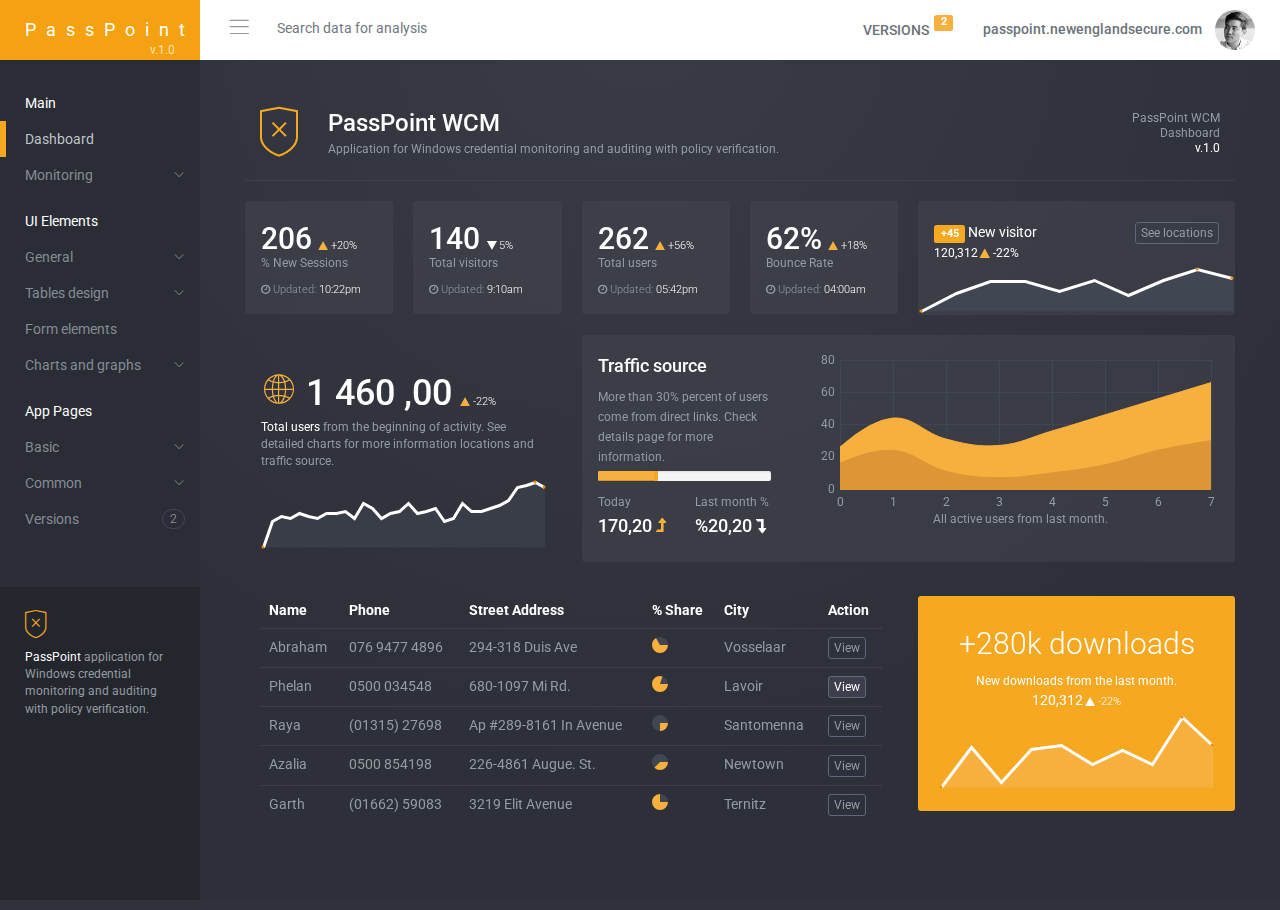
<file: public/luna_admin-v1.1/index.html>
<!DOCTYPE html>
<html>

<head>
    <meta charset="utf-8">
    <meta http-equiv="X-UA-Compatible" content="IE=edge">
    <meta name="viewport" content="width=device-width, initial-scale=1.0">

    <link href='http://fonts.googleapis.com/css?family=Roboto:300,400,500,700,900' rel='stylesheet' type='text/css'>

    <!-- Page title -->
    <title>PassPoint | Windows Credential Monitoring and Auditing</title>

    <!-- Vendor styles -->
    <link rel="stylesheet" href="vendor/fontawesome/css/font-awesome.css"/>
    <link rel="stylesheet" href="vendor/animate.css/animate.css"/>
    <link rel="stylesheet" href="vendor/bootstrap/css/bootstrap.css"/>
    <link rel="stylesheet" href="vendor/toastr/toastr.min.css"/>

    <!-- App styles -->
    <link rel="stylesheet" href="styles/pe-icons/pe-icon-7-stroke.css"/>
    <link rel="stylesheet" href="styles/pe-icons/helper.css"/>
    <link rel="stylesheet" href="styles/stroke-icons/style.css"/>
    <link rel="stylesheet" href="styles/style.css">
</head>
<body>

<!-- Wrapper-->
<div class="wrapper">

    <!-- Header-->
    <nav class="navbar navbar-default navbar-fixed-top">
        <div class="container-fluid">
            <div class="navbar-header">
                <div id="mobile-menu">
                    <div class="left-nav-toggle">
                        <a href="#">
                            <i class="stroke-hamburgermenu"></i>
                        </a>
                    </div>
                </div>
                <a class="navbar-brand" href="index.html">
                    PassPoint
                    <span>v.1.0</span>
                </a>
            </div>
            <div id="navbar" class="navbar-collapse collapse">
                <div class="left-nav-toggle">
                    <a href="#">
                        <i class="stroke-hamburgermenu"></i>
                    </a>
                </div>
                <form class="navbar-form navbar-left">
                    <input type="text" class="form-control" placeholder="Search data for analysis" style="width: 175px">
                </form>
                <ul class="nav navbar-nav navbar-right">
                    <li class="dropdown">
                        <a href="versions.html" >Versions
                            <span class="label label-warning pull-right">2</span>
                        </a>
                    </li>
                    <li class=" profil-link">
                        <a href="login.html">
                            <span class="profile-address">passpoint.newenglandsecure.com</span>
                            <img src="images/profile.jpg" class="img-circle" alt="">
                        </a>
                    </li>
                </ul>
            </div>
        </div>
    </nav>
    <!-- End header-->

    <!-- Navigation-->
    <aside class="navigation">
        <nav>
            <ul class="nav luna-nav">
                <li class="nav-category">
                    Main
                </li>
                <li class="active">
                    <a href="index.html">Dashboard</a>
                </li>

                <li>
                    <a href="#monitoring" data-toggle="collapse" aria-expanded="false">
                        Monitoring<span class="sub-nav-icon"> <i class="stroke-arrow"></i> </span>
                    </a>
                    <ul id="monitoring" class="nav nav-second collapse">
                        <li><a href="metrics.html"> Metrics</a></li>
                        <li><a href="usage.html"> Usage</a></li>
                        <li><a href="activity.html"> Activity</a></li>
                    </ul>
                </li>
                <li class="nav-category">
                    UI Elements
                </li>
                <li>
                    <a href="#uielements" data-toggle="collapse" aria-expanded="false">
                        General<span class="sub-nav-icon"> <i class="stroke-arrow"></i> </span>
                    </a>
                    <ul id="uielements" class="nav nav-second collapse">
                        <li><a href="panels.html">Panels</a></li>
                        <li><a href="typography.html">Typography</a></li>
                        <li><a href="icons.html">Icons</a></li>
                        <li><a href="buttons.html">Buttons</a></li>
                        <li><a href="tabs.html">Tabs</a></li>
                        <li><a href="modals.html">Modals</a></li>
                        <li><a href="alerts.html">Alerts</a></li>
                        <li><a href="gridSystem.html">Grid system</a></li>
                        <li><a href="draggable.html">Draggable</a></li>
                    </ul>
                </li>
                <li>
                    <a href="#tables" data-toggle="collapse" aria-expanded="false">
                        Tables design<span class="sub-nav-icon"> <i class="stroke-arrow"></i> </span>
                    </a>
                    <ul id="tables" class="nav nav-second collapse">
                        <li><a href="tableStyles.html">Table styles</a></li>
                        <li><a href="dataTables.html">Data Tables</a></li>
                    </ul>
                </li>
                <li>
                    <a href="formElements.html"> Form elements </a>
                </li>
                <li>
                    <a href="#charts" data-toggle="collapse" aria-expanded="false">
                        Charts and graphs<span class="sub-nav-icon"> <i class="stroke-arrow"></i> </span>
                    </a>
                    <ul id="charts" class="nav nav-second collapse">
                        <li><a href="flotCharts.html">Flot charts</a></li>
                        <li><a href="sparkline.html">Sparkline</a></li>
                    </ul>
                </li>

                <li class="nav-category">
                    App Pages
                </li>

                <li>
                    <a href="#extras" data-toggle="collapse" aria-expanded="false">
                        Basic <span class="sub-nav-icon"> <i class="stroke-arrow"></i> </span>
                    </a>
                    <ul id="extras" class="nav nav-second collapse">
                        <li><a href="profile.html">Profile</a></li>
                        <li><a href="support.html">Support</a></li>
                        <li><a href="nestableList.html">List</a></li>
                        <li><a href="timeline.html">Timeline</a></li>

                    </ul>
                </li>
                <li>
                    <a href="#common" data-toggle="collapse" aria-expanded="false">
                        Common <span class="sub-nav-icon"> <i class="stroke-arrow"></i> </span>
                    </a>
                    <ul id="common" class="nav nav-second collapse">
                        <li><a href="login.html">Login</a></li>
                        <li><a href="register.html">Register</a></li>
                        <li><a href="forgotPassword.html">Forgot password</a></li>
                        <li><a href="error.html">Error page</a></li>
                    </ul>
                </li>
                <li>
                    <a href="versions.html">
                        <span class="badge pull-right">2</span>
                        Versions
                    </a>
                </li>
                <li class="nav-info">
                    <i class="pe pe-7s-shield text-accent"></i>
                    <div class="m-t-xs">
                        <span class="c-white">PassPoint</span> application for Windows credential monitoring and auditing with policy verification.
                    </div>
                </li>
            </ul>
        </nav>
    </aside>
    <!-- End navigation-->


    <!-- Main content-->
    <section class="content">
            <div class="container-fluid">

                <div class="row">
                    <div class="col-lg-12">
                        <div class="view-header">
                            <div class="pull-right text-right" style="line-height: 14px">
                                <small>PassPoint WCM<br>Dashboard<br> <span class="c-white">v.1.0</span></small>
                            </div>
                            <div class="header-icon">
                                <i class="pe page-header-icon pe-7s-shield"></i>
                            </div>
                            <div class="header-title">
                                <h3 class="m-b-xs">PassPoint WCM</h3>
                                <small>
                                    Application for Windows credential monitoring and auditing with policy verification.
                                </small>
                            </div>
                        </div>
                        <hr>
                    </div>
                </div>

                <div class="row">

                    <div class="col-lg-2 col-xs-6">
                        <div class="panel panel-filled">

                            <div class="panel-body">
                                <h2 class="m-b-none">
                                    206 <span class="slight"><i class="fa fa-play fa-rotate-270 text-warning"> </i> +20%</span>
                                </h2>
                                <div class="small">% New Sessions</div>
                                <div class="slight m-t-sm"><i class="fa fa-clock-o"> </i> Updated: <span class="c-white">10:22pm</span>  </div>
                            </div>
                        </div>
                    </div>
                    <div class="col-lg-2 col-xs-6">
                        <div class="panel panel-filled">
                            <div class="panel-body">
                                <h2 class="m-b-none">
                                    140 <span class="slight"><i class="fa fa-play fa-rotate-90 c-white"> </i> 5%</span>
                                </h2>
                                <div class="small">Total visitors</div>
                                <div class="slight m-t-sm"><i class="fa fa-clock-o"> </i> Updated: <span class="c-white">9:10am</span> </div>
                            </div>
                        </div>
                    </div>
                    <div class="col-lg-2 col-xs-6">
                        <div class="panel panel-filled">
                            <div class="panel-body">
                                <h2 class="m-b-none">
                                    262 <span class="slight"><i class="fa fa-play fa-rotate-270 text-warning"> </i> +56%</span>
                                </h2>
                                <div class="small">Total users</div>
                                <div class="slight m-t-sm"><i class="fa fa-clock-o"> </i> Updated: <span class="c-white">05:42pm</span> </div>
                            </div>
                        </div>
                    </div>
                    <div class="col-lg-2 col-xs-6">
                        <div class="panel panel-filled">
                            <div class="panel-body">
                                <h2 class="m-b-none">
                                    62% <span class="slight"><i class="fa fa-play fa-rotate-270 text-warning"> </i> +18%</span>
                                </h2>
                                <div class="small">Bounce Rate</div>
                                <div class="slight m-t-sm"><i class="fa fa-clock-o"> </i> Updated: <span class="c-white">04:00am</span> </div>
                            </div>
                        </div>
                    </div>


                    <div class="col-lg-4 col-xs-12">
                        <div class="panel panel-filled" style="position:relative;height: 114px">
                            <div style="position: absolute;bottom: 0;left: 0;right: 0">
                                <span class="sparkline"></span>
                            </div>
                            <div class="panel-body">
                                <div class="m-t-sm">
                                    <div class="pull-right">
                                        <a href="#" class="btn btn-default btn-xs">See locations</a>
                                    </div>
                                    <div class="c-white"><span class="label label-accent">+45</span> New visitor</div>
                                    <span class="small c-white">120,312 <i class="fa fa-play fa-rotate-270 text-warning"> </i> -22%</span>
                                    <!--<span class="sparkline"></span>-->
                                </div>
                            </div>
                        </div>
                    </div>

                </div>
                <div class="row">
                    <div class="col-md-4">
                        <div class="panel">
                            <div class="panel-body">
                                <h1 class="m-t-md m-b-xs" style="margin-top: 30px">
                                    <i class="pe pe-7s-global text-warning"> </i>
                                    1 460 ,00 <span class="slight"><i class="fa fa-play fa-rotate-270 text-warning"> </i> -22%</span>
                                </h1>
                                <div class="small">
                                    <span class="c-white">Total users</span> from the beginning of activity. See detailed charts for more information locations and traffic source.
                                </div>
                                <div class="m-t-sm">
                                    <div class="row">
                                        <div class="col-md-12">
                                            <small class="c-white">
                                            </small>
                                            <div class="sparkline3"></div>
                                            <small class="slight">
                                            </small>
                                        </div>

                                    </div>
                                </div>
                            </div>
                        </div>
                    </div>
                    <div class="col-md-8">
                        <div class="panel panel-filled">
                            <div class="row">
                                <div class="col-md-4">

                                    <div class="panel-body h-200 list">
                                        <div class="stats-title pull-left">
                                            <h4>Traffic source</h4>
                                        </div>
                                        <div class="m-t-xl">
                                            <small>
                                                More than 30% percent of users come from direct links. Check details page for more information.
                                            </small>
                                        </div>


                                        <div class="progress m-t-xs full progress-small">
                                            <div style="width: 35%" aria-valuemax="100" aria-valuemin="0" aria-valuenow="35" role="progressbar" class=" progress-bar progress-bar-warning">
                                                <span class="sr-only">35% Complete (success)</span>
                                            </div>
                                        </div>



                                        <div class="row">
                                            <div class="col-md-6">
                                                <small class="stat-label">Today</small>
                                                <h4 class="m-t-xs">170,20 <i class="fa fa-level-up text-warning"></i></h4>
                                            </div>
                                            <div class="col-md-6">
                                                <small class="stat-label">Last month %</small>
                                                <h4 class="m-t-xs">%20,20 <i class="fa fa-level-down c-white"></i></h4>
                                            </div>
                                        </div>
                                    </div>
                                </div>
                                <div class="col-md-8">
                                    <div class="panel-body">
                                        <div class="text-center slight">
                                        </div>

                                        <div class="flot-chart" style="height: 160px;margin-top: 5px">
                                            <div class="flot-chart-content" id="flot-line-chart"></div>
                                        </div>

                                        <div class="small text-center">All active users from last month.</div>
                                    </div>
                                </div>

                            </div>
                        </div>
                    </div>
                </div>
                <div class="row">
                    <div class="col-md-8">
                        <div class="panel">
                            <div class="panel-body">
                                <div class="table-responsive">
                                    <table  class="table">
                                        <thead>
                                        <tr>
                                            <th>Name</th>
                                            <th>Phone</th>
                                            <th>Street Address</th>
                                            <th>% Share</th>
                                            <th>City</th>
                                            <th>Action</th>
                                        </tr>
                                        </thead>
                                        <tbody>
                                        <tr>
                                            <td>Abraham</td>
                                            <td>076 9477 4896</td>
                                            <td>294-318 Duis Ave</td>
                                            <td><div class="sparkline8"></div> </td>
                                            <td>Vosselaar</td>
                                            <td><a href="#" class="btn btn-default btn-xs">View</a></td>
                                        </tr>
                                        <tr>
                                            <td>Phelan</td>
                                            <td>0500 034548</td>
                                            <td>680-1097 Mi Rd.</td>
                                            <td><div class="sparkline10"></div></td>
                                            <td>Lavoir</td>
                                            <td><a href="#" class="btn btn-default btn-xs active">View</a></td>
                                        </tr>
                                        <tr>
                                            <td>Raya</td>
                                            <td>(01315) 27698</td>
                                            <td>Ap #289-8161 In Avenue</td>
                                            <td><div class="sparkline11"></div></td>
                                            <td>Santomenna</td>
                                            <td><a href="#" class="btn btn-default btn-xs">View</a></td>
                                        </tr>
                                        <tr>
                                            <td>Azalia</td>
                                            <td>0500 854198</td>
                                            <td>226-4861 Augue. St.</td>
                                            <td><div class="sparkline12"></div></td>
                                            <td>Newtown</td>
                                            <td><a href="#" class="btn btn-default btn-xs">View</a></td>
                                        </tr>
                                        <tr>
                                            <td>Garth</td>
                                            <td>(01662) 59083</td>
                                            <td>3219 Elit Avenue</td>
                                            <td><div class="sparkline13"></div></td>
                                            <td>Ternitz</td>
                                            <td><a href="#" class="btn btn-default btn-xs">View</a></td>
                                        </tr>
                                        </tbody>
                                    </table>
                                </div>
                            </div>
                        </div>
                    </div>
                    <div class="col-md-4">

                        <div class="panel panel-b-accent m-t-sm">
                            <div class="panel-body text-center p-m">
                                <h2 class="font-light">
                                    +280k downloads
                                </h2>
                                <small>New downloads from the last month.</small>
                                <br/>
                                120,312 <span class="slight"><i class="fa fa-play fa-rotate-270 c-white"> </i> -22%</span>
                                <div class="sparkline7 m-t-xs"></div>
                            </div>
                        </div>
                    </div>

                </div>

            </div>
    </section>
    <!-- End main content-->

</div>
<!-- End wrapper-->

<!-- Vendor scripts -->
<script src="vendor/pacejs/pace.min.js"></script>
<script src="vendor/jquery/dist/jquery.min.js"></script>
<script src="vendor/bootstrap/js/bootstrap.min.js"></script>
<script src="vendor/toastr/toastr.min.js"></script>
<script src="vendor/sparkline/index.js"></script>
<script src="vendor/flot/jquery.flot.min.js"></script>
<script src="vendor/flot/jquery.flot.resize.min.js"></script>
<script src="vendor/flot/jquery.flot.spline.js"></script>

<!-- App scripts -->
<script src="scripts/luna.js"></script>

<script>
    $(document).ready(function () {


        // Sparkline charts
        var sparklineCharts = function () {
            $(".sparkline").sparkline([20, 34, 43, 43, 35, 44, 32, 44, 52, 45], {
                type: 'line',
                lineColor: '#FFFFFF',
                lineWidth: 3,
                fillColor: '#404652',
                height: 47,
                width: '100%'
            });

            $(".sparkline7").sparkline([10, 34, 13, 33, 35, 24, 32, 24, 52, 35], {
                type: 'line',
                lineColor: '#FFFFFF',
                lineWidth: 3,
                fillColor: '#f7af3e',
                height: 75,
                width: '100%'
            });

            $(".sparkline1").sparkline([0, 6, 8, 3, 2, 4, 3, 4, 9, 5, 3, 4, 4, 5, 1, 6, 7, 15, 6, 4, 0], {
                type: 'line',
                lineColor: '#2978BB',
                lineWidth: 3,
                fillColor: '#2978BB',
                height: 170,
                width: '100%'
            });

            $(".sparkline3").sparkline([-8, 2, 4, 3, 5, 4, 3, 5, 5, 6, 3, 9, 7, 3, 5, 6, 9, 5, 6, 7, 2, 3, 9, 6, 6, 7, 8, 10, 15, 16, 17, 15], {

                type: 'line',
                lineColor: '#fff',
                lineWidth: 3,
                fillColor: '#393D47',
                height: 70,
                width: '100%'
            });

            $(".sparkline5").sparkline([0, 6, 8, 3, 2, 4, 3, 4, 9, 5, 3, 4, 4, 5], {
                type: 'line',
                lineColor: '#f7af3e',
                lineWidth: 2,
                fillColor: '#2F323B',
                height: 20,
                width: '100%'
            });
            $(".sparkline6").sparkline([0, 1, 4, 2, 2, 4, 1, 4, 3, 2, 3, 4, 4, 2, 4, 2, 1, 3], {
                type: 'bar',
                barColor: '#f7af3e',
                height: 20,
                width: '100%'
            });

            $(".sparkline8").sparkline([4, 2], {
                type: 'pie',
                sliceColors: ['#f7af3e', '#404652']
            });
            $(".sparkline9").sparkline([3, 2], {
                type: 'pie',
                sliceColors: ['#f7af3e', '#404652']
            });
            $(".sparkline10").sparkline([4, 1], {
                type: 'pie',
                sliceColors: ['#f7af3e', '#404652']
            });
            $(".sparkline11").sparkline([1, 3], {
                type: 'pie',
                sliceColors: ['#f7af3e', '#404652']
            });
            $(".sparkline12").sparkline([3, 5], {
                type: 'pie',
                sliceColors: ['#f7af3e', '#404652']
            });
            $(".sparkline13").sparkline([6, 2], {
                type: 'pie',
                sliceColors: ['#f7af3e', '#404652']
            });
        };

        var sparkResize;

        // Resize sparkline charts on window resize
        $(window).resize(function () {
            clearTimeout(sparkResize);
            sparkResize = setTimeout(sparklineCharts, 100);
        });

        // Run sparkline
        sparklineCharts();


        // Flot charts data and options
        var data1 = [ [0, 16], [1, 24], [2, 11], [3, 7], [4, 10], [5, 15], [6, 24], [7, 30] ];
        var data2 = [ [0, 26], [1, 44], [2, 31], [3, 27], [4, 36], [5, 46], [6, 56], [7, 66] ];

        var chartUsersOptions = {
            series: {
                splines: {
                    show: true,
                    tension: 0.4,
                    lineWidth: 1,
                    fill: 1

                }

            },
            grid: {
                tickColor: "#404652",
                borderWidth: 0,
                borderColor: '#404652',
                color: '#404652'
            },
            colors: [ "#f7af3e","#DE9536"]
        };

        $.plot($("#flot-line-chart"), [data2, data1], chartUsersOptions);


        // Run toastr notification with Welcome message
        setTimeout(function(){
            toastr.options = {
                "positionClass": "toast-top-right",
                "closeButton": true,
                "progressBar": true,
                "showEasing": "swing",
                "timeOut": "6000"
            };
            toastr.warning('<strong>Welcome to PassPoint v.1.1</strong> <br/><small>Windows Credential Auditing</small>');
        },1600)


    });
</script>

</body>


</html>
</file>
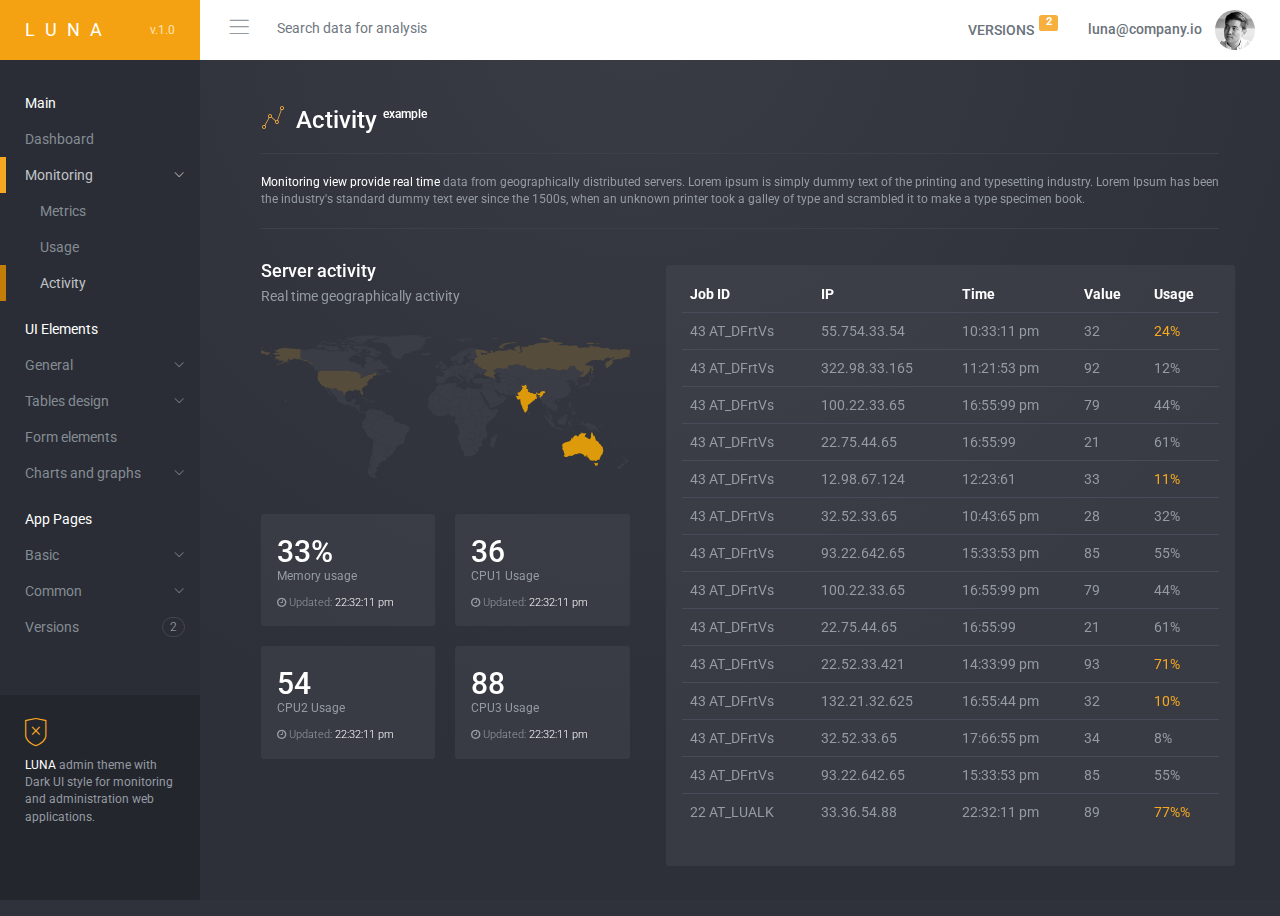
<file: public/luna_admin-v1.1/activity.html>
<!DOCTYPE html>
<html>

<!-- Mirrored from webapplayers.com/luna_admin-v1.1/activity.html by HTTrack Website Copier/3.x [XR&CO'2014], Thu, 09 Jun 2016 02:18:02 GMT -->
<head>
    <meta charset="utf-8">
    <meta http-equiv="X-UA-Compatible" content="IE=edge">
    <meta name="viewport" content="width=device-width, initial-scale=1.0">

    <link href='http://fonts.googleapis.com/css?family=Roboto:300,400,500,700,900' rel='stylesheet' type='text/css'>

    <!-- Page title -->
    <title>LUNA | Responsive Admin Theme</title>

    <!-- Vendor styles -->
    <link rel="stylesheet" href="vendor/fontawesome/css/font-awesome.css"/>
    <link rel="stylesheet" href="vendor/animate.css/animate.css"/>
    <link rel="stylesheet" href="vendor/bootstrap/css/bootstrap.css"/>

    <!-- App styles -->
    <link rel="stylesheet" href="styles/pe-icons/pe-icon-7-stroke.css"/>
    <link rel="stylesheet" href="styles/pe-icons/helper.css"/>
    <link rel="stylesheet" href="styles/stroke-icons/style.css"/>
    <link rel="stylesheet" href="styles/style.css">
</head>
<body>

<!-- Wrapper-->
<div class="wrapper">

    <!-- Header-->
    <nav class="navbar navbar-default navbar-fixed-top">
        <div class="container-fluid">
            <div class="navbar-header">
                <div id="mobile-menu">
                    <div class="left-nav-toggle">
                        <a href="#">
                            <i class="stroke-hamburgermenu"></i>
                        </a>
                    </div>
                </div>
                <a class="navbar-brand" href="index.html">
                    LUNA
                    <span>v.1.0</span>
                </a>
            </div>
            <div id="navbar" class="navbar-collapse collapse">
                <div class="left-nav-toggle">
                    <a href="#">
                        <i class="stroke-hamburgermenu"></i>
                    </a>
                </div>
                <form class="navbar-form navbar-left">
                    <input type="text" class="form-control" placeholder="Search data for analysis" style="width: 175px">
                </form>
                <ul class="nav navbar-nav navbar-right">
                    <li class="dropdown">
                        <a href="versions.html" >Versions
                            <span class="label label-warning pull-right">2</span>
                        </a>
                    </li>
                    <li class=" profil-link">
                        <a href="login.html">
                            <span class="profile-address">luna@company.io</span>
                            <img src="images/profile.jpg" class="img-circle" alt="">
                        </a>
                    </li>
                </ul>
            </div>
        </div>
    </nav>
    <!-- End header-->

    <!-- Navigation-->
    <aside class="navigation">
        <nav>
            <ul class="nav luna-nav">
                <li class="nav-category">
                    Main
                </li>
                <li>
                    <a href="index.html">Dashboard</a>
                </li>

                <li class="active">
                    <a href="#monitoring" data-toggle="collapse" aria-expanded="false">
                        Monitoring<span class="sub-nav-icon"> <i class="stroke-arrow"></i> </span>
                    </a>
                    <ul id="monitoring" class="nav nav-second collapse in">
                        <li><a href="metrics.html"> Metrics</a></li>
                        <li><a href="usage.html"> Usage</a></li>
                        <li class="active"><a href="activity.html"> Activity</a></li>
                    </ul>
                </li>
                <li class="nav-category">
                    UI Elements
                </li>
                <li>
                    <a href="#uielements" data-toggle="collapse" aria-expanded="false">
                        General<span class="sub-nav-icon"> <i class="stroke-arrow"></i> </span>
                    </a>
                    <ul id="uielements" class="nav nav-second collapse">
                        <li><a href="panels.html">Panels</a></li>
                        <li><a href="typography.html">Typography</a></li>
                        <li><a href="icons.html">Icons</a></li>
                        <li><a href="buttons.html">Buttons</a></li>
                        <li><a href="tabs.html">Tabs</a></li>
                        <li><a href="modals.html">Modals</a></li>
                        <li><a href="alerts.html">Alerts</a></li>
                        <li><a href="gridSystem.html">Grid system</a></li>
                        <li><a href="draggable.html">Draggable</a></li>
                    </ul>
                </li>
                <li>
                    <a href="#tables" data-toggle="collapse" aria-expanded="false">
                        Tables design<span class="sub-nav-icon"> <i class="stroke-arrow"></i> </span>
                    </a>
                    <ul id="tables" class="nav nav-second collapse">
                        <li><a href="tableStyles.html">Table styles</a></li>
                        <li><a href="dataTables.html">Data Tables</a></li>
                    </ul>
                </li>
                <li>
                    <a href="formElements.html"> Form elements </a>
                </li>
                <li>
                    <a href="#charts" data-toggle="collapse" aria-expanded="false">
                        Charts and graphs<span class="sub-nav-icon"> <i class="stroke-arrow"></i> </span>
                    </a>
                    <ul id="charts" class="nav nav-second collapse">
                        <li><a href="flotCharts.html">Flot charts</a></li>
                        <li><a href="sparkline.html">Sparkline</a></li>
                    </ul>
                </li>

                <li class="nav-category">
                    App Pages
                </li>

                <li>
                    <a href="#extras" data-toggle="collapse" aria-expanded="false">
                        Basic <span class="sub-nav-icon"> <i class="stroke-arrow"></i> </span>
                    </a>
                    <ul id="extras" class="nav nav-second collapse">
                        <li><a href="profile.html">Profile</a></li>
                        <li><a href="support.html">Support</a></li>
                        <li><a href="nestableList.html">List</a></li>
                        <li><a href="timeline.html">Timeline</a></li>

                    </ul>
                </li>
                <li>
                    <a href="#common" data-toggle="collapse" aria-expanded="false">
                        Common <span class="sub-nav-icon"> <i class="stroke-arrow"></i> </span>
                    </a>
                    <ul id="common" class="nav nav-second collapse">
                        <li><a href="login.html">Login</a></li>
                        <li><a href="register.html">Register</a></li>
                        <li><a href="forgotPassword.html">Forgot password</a></li>
                        <li><a href="error.html">Error page</a></li>
                    </ul>
                </li>
                <li>
                    <a href="versions.html">
                        <span class="badge pull-right">2</span>
                        Versions
                    </a>
                </li>
                <li class="nav-info">
                    <i class="pe pe-7s-shield text-accent"></i>
                    <div class="m-t-xs">
                        <span class="c-white">LUNA</span> admin theme with Dark UI style for monitoring and administration web applications.
                    </div>
                </li>
            </ul>
        </nav>
    </aside>
    <!-- End navigation-->


    <!-- Main content-->
    <section class="content">
        <div class="container-fluid">


            <div class="row">
                <div class="col-lg-12">
                    <div class="panel m-b-none">
                        <div class="panel-body">
                            <h3 class="m-b-xs"><i class="pe pe-7s-graph1 text-warning m-r-xs"></i> Activity <sup>example</sup></h3>
                            <hr/>
                            <p class="small">
                                <span class="c-white">Monitoring view provide real time</span>
                                data from geographically distributed servers. Lorem ipsum is simply dummy text of the printing and typesetting industry. Lorem Ipsum has been the industry's standard dummy text ever since the 1500s, when an unknown printer took a galley of type and
                                scrambled it to make a type specimen book.
                            </p>
                            <hr/>
                        </div>
                    </div>
                </div>
            </div>




            <div class="row">


                <div class="col-lg-5">

                    <div class="panel">
                        <div class="panel-body">

                            <h4 class="m-t-n-sm m-b-xs">Server activity</h4>
                            <samll>Real time geographically activity</samll>
                            <div id="serverMap"></div>

                            <div class="row">

                                <div class="col-xs-6">
                                    <div class="panel panel-filled">

                                        <div class="panel-body">
                                            <h2 class="m-b-none server1">
                                                12%
                                            </h2>
                                            <div class="small">Memory usage</div>
                                            <div class="slight m-t-sm"><i class="fa fa-clock-o"> </i> Updated: <span class="c-white time">19:44:30 pm</span>  </div>
                                        </div>
                                    </div>
                                </div>
                                <div class="col-xs-6">
                                    <div class="panel panel-filled">
                                        <div class="panel-body">
                                            <h2 class="m-b-none server2">
                                                140
                                            </h2>
                                            <div class="small">CPU1 Usage</div>
                                            <div class="slight m-t-sm"><i class="fa fa-clock-o"> </i> Updated: <span class="c-white time">11:22:15 pm</span> </div>
                                        </div>
                                    </div>
                                </div>

                                <div class="col-xs-6">
                                    <div class="panel panel-filled">

                                        <div class="panel-body">
                                            <h2 class="m-b-none server3">
                                                206
                                            </h2>
                                            <div class="small">CPU2 Usage</div>
                                            <div class="slight m-t-sm"><i class="fa fa-clock-o"> </i> Updated: <span class="c-white time">04:44:32 pm</span>  </div>
                                        </div>
                                    </div>
                                </div>
                                <div class="col-xs-6">
                                    <div class="panel panel-filled">
                                        <div class="panel-body">
                                            <h2 class="m-b-none server4">
                                                140
                                            </h2>
                                            <div class="small">CPU3 Usage</div>
                                            <div class="slight m-t-sm"><i class="fa fa-clock-o"> </i> Updated: <span class="c-white time">11:42:11 pm</span> </div>
                                        </div>
                                    </div>
                                </div>

                            </div>

                        </div>
                    </div>
                </div>
                <div class="col-lg-7">

                    <div class="panel panel-filled">
                        <div class="panel-body">


                            <div class="table-responsive">
                                <table class="table" id="logsTable">
                                    <thead>
                                    <tr>
                                        <th>
                                            Job ID
                                        </th>
                                        <th>
                                            IP
                                        </th>
                                        <th>
                                            Time
                                        </th>
                                        <th>
                                            Value
                                        </th>
                                        <th>
                                            Usage
                                        </th>
                                    </tr>
                                    </thead>
                                    <tbody>

                                    <tr>
                                        <td> 43 AT_DFrtVs</td>
                                        <td> 32.52.33.65</td>
                                        <td> 16:55:99 pm</td>
                                        <td> 34</td>
                                        <td> 54%</td>
                                    </tr>
                                    <tr>
                                        <td> 43 AT_DFrtVs</td>
                                        <td> 55.754.33.54</td>
                                        <td> 10:33:11 pm</td>
                                        <td> 32</td>
                                        <td><span class="c-accent"> 24%</span></td>
                                    </tr>
                                    <tr>
                                        <td> 43 AT_DFrtVs</td>
                                        <td> 322.98.33.165</td>
                                        <td> 11:21:53 pm</td>
                                        <td> 92</td>
                                        <td> 12%</td>
                                    </tr>
                                    <tr>
                                        <td> 43 AT_DFrtVs</td>
                                        <td> 100.22.33.65</td>
                                        <td> 16:55:99 pm</td>
                                        <td> 79</td>
                                        <td> 44%</td>
                                    </tr>
                                    <tr>
                                        <td> 43 AT_DFrtVs</td>
                                        <td> 22.75.44.65</td>
                                        <td> 16:55:99</td>
                                        <td> 21</td>
                                        <td> 61%</td>
                                    </tr>
                                    <tr>
                                        <td> 43 AT_DFrtVs</td>
                                        <td> 12.98.67.124</td>
                                        <td> 12:23:61</td>
                                        <td> 33</td>
                                        <td><span class="c-accent">11%</span></td>
                                    </tr>
                                    <tr>
                                        <td> 43 AT_DFrtVs</td>
                                        <td> 32.52.33.65</td>
                                        <td> 10:43:65 pm</td>
                                        <td> 28</td>
                                        <td> 32%</td>
                                    </tr>
                                    <tr>
                                        <td> 43 AT_DFrtVs</td>
                                        <td> 93.22.642.65</td>
                                        <td> 15:33:53 pm</td>
                                        <td> 85</td>
                                        <td> 55%</td>
                                    </tr>
                                    <tr>
                                        <td> 43 AT_DFrtVs</td>
                                        <td> 100.22.33.65</td>
                                        <td> 16:55:99 pm</td>
                                        <td> 79</td>
                                        <td> 44%</td>
                                    </tr>
                                    <tr>
                                        <td> 43 AT_DFrtVs</td>
                                        <td> 22.75.44.65</td>
                                        <td> 16:55:99</td>
                                        <td> 21</td>
                                        <td> 61%</td>
                                    </tr>
                                    <tr>
                                        <td> 43 AT_DFrtVs</td>
                                        <td> 22.52.33.421</td>
                                        <td> 14:33:99 pm</td>
                                        <td> 93</td>
                                        <td><span class="c-accent"> 71%</span></td>
                                    </tr>
                                    <tr>
                                        <td> 43 AT_DFrtVs</td>
                                        <td> 132.21.32.625</td>
                                        <td> 16:55:44 pm</td>
                                        <td> 32</td>
                                        <td><span class="c-accent"> 10%</span></td>
                                    </tr>
                                    <tr>
                                        <td> 43 AT_DFrtVs</td>
                                        <td> 32.52.33.65</td>
                                        <td> 17:66:55 pm</td>
                                        <td> 34</td>
                                        <td> 8%</td>
                                    </tr>
                                    <tr>
                                        <td> 43 AT_DFrtVs</td>
                                        <td> 93.22.642.65</td>
                                        <td> 15:33:53 pm</td>
                                        <td> 85</td>
                                        <td> 55%</td>
                                    </tr>


                                    </tbody>
                                </table>
                            </div>
                        </div>
                    </div>


                </div>
            </div>


        </div>
    </section>
    <!-- End main content-->

</div>
<!-- End wrapper-->

<!-- Vendor scripts -->
<script src="vendor/pacejs/pace.min.js"></script>
<script src="vendor/jquery/dist/jquery.min.js"></script>
<script src="vendor/bootstrap/js/bootstrap.min.js"></script>
<script src="vendor/d3/d3.min.js"></script>
<script src="vendor/topojson/topojson.min.js"></script>
<script src="vendor/datamaps/datamaps.world.min.js"></script>
<script src="vendor/moment/moment.js"></script>


<!-- App scripts -->
<script src="scripts/luna.js"></script>

<script>
    $(document).ready(function () {


        // Fiunction to generate random text - for demo purpose
        function simpleText()
        {
            var text = "";
            var possible = "ABCDEFGHIJKLMNOPQRSTUVWXYZabcdefghijklmnopqrstuvwxyz";

            for( var i=0; i < 5; i++ )
                text += possible.charAt(Math.floor(Math.random() * possible.length));

            return text;
        }


        // Function to generate new table row with random data
        function generate() {

            var now = new moment();
            var endTime = now.format("HH:mm:ss a");

            var number0 = Math.floor(Math.random() * 100) + 1;
            var number1 = Math.floor(Math.random() * 100) + 1;
            var number2 = Math.floor(Math.random() * 100) + 1;
            var number3 = Math.floor(Math.random() * 100) + 1;
            var number4 = Math.floor(Math.random() * 100) + 1;
            var number5 = Math.floor(Math.random() * 100) + 1;
            var number6 = Math.floor(Math.random() * 100) + 1;

            var usage = number6 + '%';

            if (number6 > 50) {
                usage = '<span class="c-accent">' + usage + '%</span>';
            }

            $('#logsTable tbody tr:first').remove();

            $('#logsTable').append('<tr><td>'+ number0 + ' AT_' + simpleText() + '</td><td>' + number1 +'.'+number2 +'.'+number3 +'.' +number4+ '</td><td>' + endTime +'</td>' + '<td>' + number5 +'</td><td>'+ usage + '</td></tr>');

            $('.time').text(endTime);
            $('.server1').text(number1 + '%');
            $('.server2').text(number2);
            $('.server3').text(number3);
            $('.server4').text(number4);

        }

        // Run interval function
        logsInterval = setInterval(generate, 600);


        // Set map options and initialise DataMap plugin
        var wordmap = new Datamap({
            element: document.getElementById("serverMap"),
            fills: {
                defaultFill: "#3B3D46",
                active: "#F8A900"
            },
            responsive: true,
            geographyConfig: {
                highlightOnHover: false,
                borderWidth: 0

            },
            data: {
                USA: { fillKey: "active" },
                RUS: { fillKey: "active" }
            }

        });


        // Resize map on window resize
        $(window).on('resize', function() {
            setTimeout(function(){
                wordmap.resize();
            },100)
        });


        // Function for map color changes
        function mapChanges() {

            var random = Math.floor(Math.random() * 100) + 1;
            var random2 = Math.floor(Math.random() * 100) + 1;
            var random3 = Math.floor(Math.random() * 100) + 1;
            var random4 = Math.floor(Math.random() * 100) + 1;
            var random5 = Math.floor(Math.random() * 100) + 1;

            var usa = "defaultFill",
                    rus = "defaultFill",
                    aus = "defaultFill",
                    bra = "defaultFill",
                    ind = "defaultFill";

            if (random > 50) {  usa = 'active'} else { usa = 'defaultFill'}
            if (random2 > 50) { rus = 'active'} else { rus = 'defaultFill'}
            if (random3 > 50) { aus = 'active'} else { aus = 'defaultFill'}
            if (random4 > 50) { bra = 'active'} else { bra = 'defaultFill'}
            if (random5 > 50) { ind = 'active'} else { ind = 'defaultFill'}

            wordmap.updateChoropleth({
                USA: { fillKey: usa },
                RUS: { fillKey: rus },
                AUS: { fillKey: aus },
                BRA: { fillKey: bra },
                IND: { fillKey: ind }

            });

        }

        // Run interval map function
        mapInterval = setInterval(mapChanges, 600);

    });
</script>

</body>


<!-- Mirrored from webapplayers.com/luna_admin-v1.1/activity.html by HTTrack Website Copier/3.x [XR&CO'2014], Thu, 09 Jun 2016 02:18:03 GMT -->
</html>
</file>
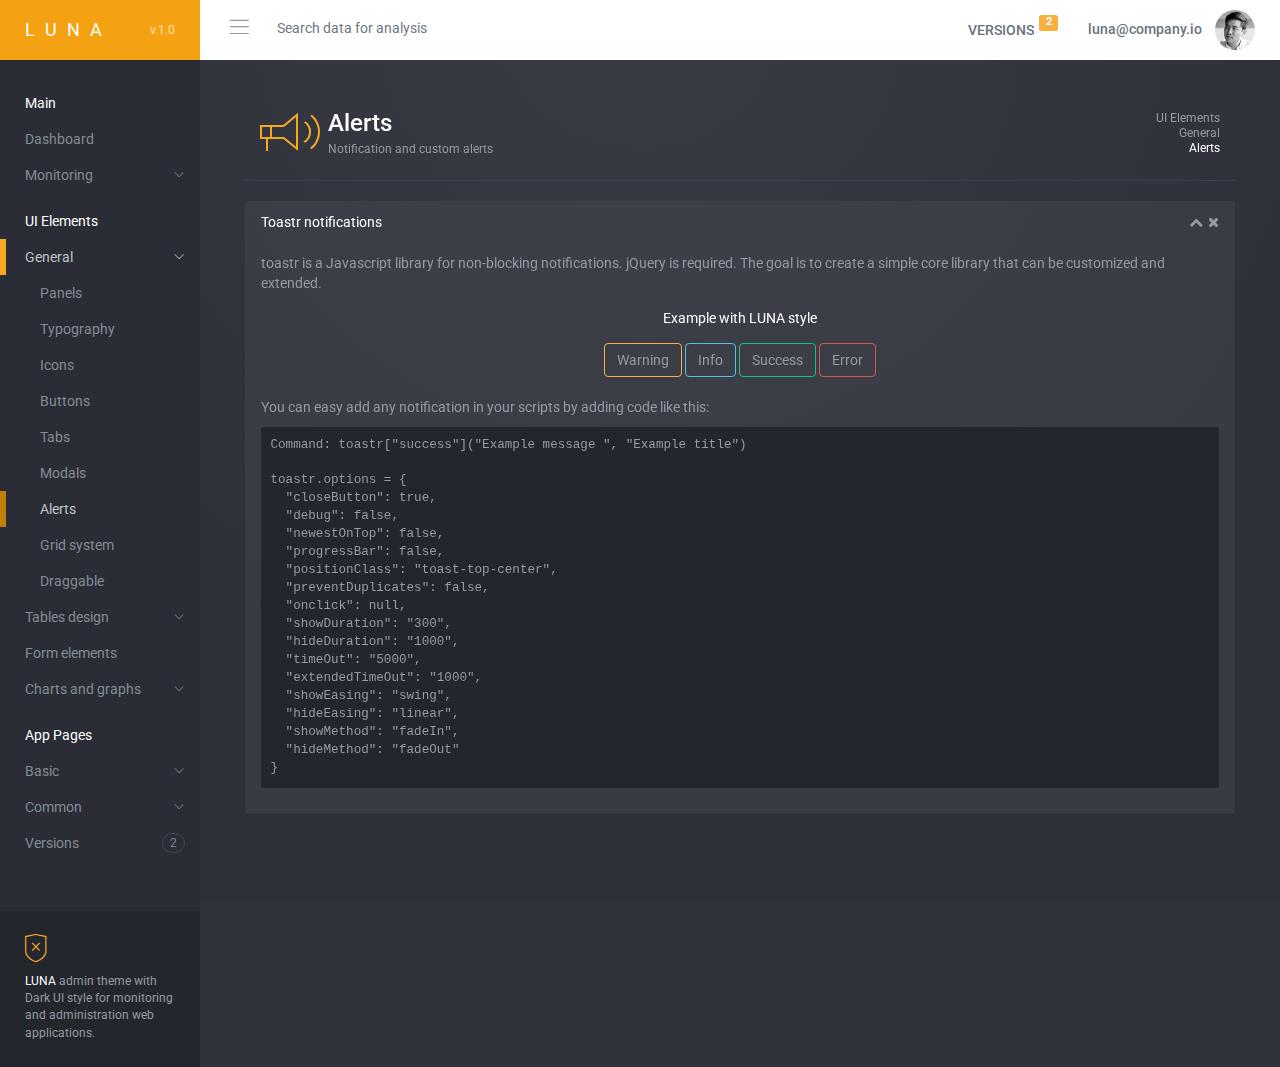
<file: public/luna_admin-v1.1/alerts.html>
<!DOCTYPE html>
<html>

<!-- Mirrored from webapplayers.com/luna_admin-v1.1/alerts.html by HTTrack Website Copier/3.x [XR&CO'2014], Thu, 09 Jun 2016 02:18:03 GMT -->
<head>
    <meta charset="utf-8">
    <meta http-equiv="X-UA-Compatible" content="IE=edge">
    <meta name="viewport" content="width=device-width, initial-scale=1.0">

    <link href='http://fonts.googleapis.com/css?family=Roboto:300,400,500,700,900' rel='stylesheet' type='text/css'>

    <!-- Page title -->
    <title>LUNA | Responsive Admin Theme</title>

    <!-- Vendor styles -->
    <link rel="stylesheet" href="vendor/fontawesome/css/font-awesome.css"/>
    <link rel="stylesheet" href="vendor/animate.css/animate.css"/>
    <link rel="stylesheet" href="vendor/bootstrap/css/bootstrap.css"/>
    <link rel="stylesheet" href="vendor/toastr/toastr.min.css"/>

    <!-- App styles -->
    <link rel="stylesheet" href="styles/pe-icons/pe-icon-7-stroke.css"/>
    <link rel="stylesheet" href="styles/pe-icons/helper.css"/>
    <link rel="stylesheet" href="styles/stroke-icons/style.css"/>
    <link rel="stylesheet" href="styles/style.css">
</head>
<body>

<!-- Wrapper-->
<div class="wrapper">

    <!-- Header-->
    <nav class="navbar navbar-default navbar-fixed-top">
        <div class="container-fluid">
            <div class="navbar-header">
                <div id="mobile-menu">
                    <div class="left-nav-toggle">
                        <a href="#">
                            <i class="stroke-hamburgermenu"></i>
                        </a>
                    </div>
                </div>
                <a class="navbar-brand" href="index.html">
                    LUNA
                    <span>v.1.0</span>
                </a>
            </div>
            <div id="navbar" class="navbar-collapse collapse">
                <div class="left-nav-toggle">
                    <a href="#">
                        <i class="stroke-hamburgermenu"></i>
                    </a>
                </div>
                <form class="navbar-form navbar-left">
                    <input type="text" class="form-control" placeholder="Search data for analysis" style="width: 175px">
                </form>
                <ul class="nav navbar-nav navbar-right">
                    <li class="dropdown">
                        <a href="versions.html" >Versions
                            <span class="label label-warning pull-right">2</span>
                        </a>
                    </li>
                    <li class=" profil-link">
                        <a href="login.html">
                            <span class="profile-address">luna@company.io</span>
                            <img src="images/profile.jpg" class="img-circle" alt="">
                        </a>
                    </li>
                </ul>
            </div>
        </div>
    </nav>
    <!-- End header-->

    <!-- Navigation-->
    <aside class="navigation">
        <nav>
            <ul class="nav luna-nav">
                <li class="nav-category">
                    Main
                </li>
                <li>
                    <a href="index.html">Dashboard</a>
                </li>

                <li>
                    <a href="#monitoring" data-toggle="collapse" aria-expanded="false">
                        Monitoring<span class="sub-nav-icon"> <i class="stroke-arrow"></i> </span>
                    </a>
                    <ul id="monitoring" class="nav nav-second collapse">
                        <li><a href="metrics.html"> Metrics</a></li>
                        <li><a href="usage.html"> Usage</a></li>
                        <li><a href="activity.html"> Activity</a></li>
                    </ul>
                </li>
                <li class="nav-category">
                    UI Elements
                </li>
                <li class="active">
                    <a href="#uielements" data-toggle="collapse" aria-expanded="false">
                        General<span class="sub-nav-icon"> <i class="stroke-arrow"></i> </span>
                    </a>
                    <ul id="uielements" class="nav nav-second collapse in">
                        <li><a href="panels.html">Panels</a></li>
                        <li><a href="typography.html">Typography</a></li>
                        <li><a href="icons.html">Icons</a></li>
                        <li><a href="buttons.html">Buttons</a></li>
                        <li><a href="tabs.html">Tabs</a></li>
                        <li><a href="modals.html">Modals</a></li>
                        <li class="active"><a href="alerts.html">Alerts</a></li>
                        <li><a href="gridSystem.html">Grid system</a></li>
                        <li><a href="draggable.html">Draggable</a></li>
                    </ul>
                </li>
                <li>
                    <a href="#tables" data-toggle="collapse" aria-expanded="false">
                        Tables design<span class="sub-nav-icon"> <i class="stroke-arrow"></i> </span>
                    </a>
                    <ul id="tables" class="nav nav-second collapse">
                        <li><a href="tableStyles.html">Table styles</a></li>
                        <li><a href="dataTables.html">Data Tables</a></li>
                    </ul>
                </li>
                <li>
                    <a href="formElements.html"> Form elements </a>
                </li>
                <li>
                    <a href="#charts" data-toggle="collapse" aria-expanded="false">
                        Charts and graphs<span class="sub-nav-icon"> <i class="stroke-arrow"></i> </span>
                    </a>
                    <ul id="charts" class="nav nav-second collapse">
                        <li><a href="flotCharts.html">Flot charts</a></li>
                        <li><a href="sparkline.html">Sparkline</a></li>
                    </ul>
                </li>

                <li class="nav-category">
                    App Pages
                </li>

                <li>
                    <a href="#extras" data-toggle="collapse" aria-expanded="false">
                        Basic <span class="sub-nav-icon"> <i class="stroke-arrow"></i> </span>
                    </a>
                    <ul id="extras" class="nav nav-second collapse">
                        <li><a href="profile.html">Profile</a></li>
                        <li><a href="support.html">Support</a></li>
                        <li><a href="nestableList.html">List</a></li>
                        <li><a href="timeline.html">Timeline</a></li>

                    </ul>
                </li>
                <li>
                    <a href="#common" data-toggle="collapse" aria-expanded="false">
                        Common <span class="sub-nav-icon"> <i class="stroke-arrow"></i> </span>
                    </a>
                    <ul id="common" class="nav nav-second collapse">
                        <li><a href="login.html">Login</a></li>
                        <li><a href="register.html">Register</a></li>
                        <li><a href="forgotPassword.html">Forgot password</a></li>
                        <li><a href="error.html">Error page</a></li>
                    </ul>
                </li>
                <li>
                    <a href="versions.html">
                        <span class="badge pull-right">2</span>
                        Versions
                    </a>
                </li>
                <li class="nav-info">
                    <i class="pe pe-7s-shield text-accent"></i>
                    <div class="m-t-xs">
                        <span class="c-white">LUNA</span> admin theme with Dark UI style for monitoring and administration web applications.
                    </div>
                </li>
            </ul>
        </nav>
    </aside>
    <!-- End navigation-->


    <!-- Main content-->
    <section class="content">
        <div class="container-fluid">

            <div class="row">
                <div class="col-lg-12">
                    <div class="view-header">
                        <div class="pull-right text-right" style="line-height: 14px">
                            <small>UI Elements<br>General<br> <span class="c-white">Alerts</span></small>
                        </div>
                        <div class="header-icon">
                            <i class="pe page-header-icon pe-7s-speaker"></i>
                        </div>
                        <div class="header-title">
                            <h3>Alerts</h3>
                            <small>
                                Notification and custom alerts
                            </small>
                        </div>
                    </div>
                    <hr>
                </div>
            </div>

            <div class="row">

                <div class="col-md-12">
                    <div class="panel panel-filled">
                        <div class="panel-heading">
                            <div class="panel-tools">
                                <a class="panel-toggle"><i class="fa fa-chevron-up"></i></a>
                                <a class="panel-close"><i class="fa fa-times"></i></a>
                            </div>
                            Toastr notifications
                        </div>
                        <div class="panel-body">
                            <p>
                                toastr is a Javascript library for non-blocking notifications. jQuery is required. The goal is to create a simple core library that can be customized and extended.
                            </p>

                            <div class="text-center float-e-margins">
                                <div class="m c-white">Example with LUNA style</div>
                                <button class="homerDemo3 btn btn-warning">Warning</button>
                                <button class="homerDemo1 btn btn-info">Info</button>
                                <button class="homerDemo2 btn btn-success">Success</button>
                                <button class="homerDemo4 btn btn-danger">Error</button>
                            </div>

                            <div class="m-t-md">
                                <p>
                                    You can easy add any notification in your scripts by adding code like this:
                                </p>
                    <pre>
Command: toastr["success"]("Example message ", "Example title")

toastr.options = {
  "closeButton": true,
  "debug": false,
  "newestOnTop": false,
  "progressBar": false,
  "positionClass": "toast-top-center",
  "preventDuplicates": false,
  "onclick": null,
  "showDuration": "300",
  "hideDuration": "1000",
  "timeOut": "5000",
  "extendedTimeOut": "1000",
  "showEasing": "swing",
  "hideEasing": "linear",
  "showMethod": "fadeIn",
  "hideMethod": "fadeOut"
} </pre>
                            </div>

                        </div>
                    </div>
                </div>

            </div>


        </div>
    </section>
    <!-- End main content-->

</div>
<!-- End wrapper-->

<!-- Vendor scripts -->
<script src="vendor/pacejs/pace.min.js"></script>
<script src="vendor/jquery/dist/jquery.min.js"></script>
<script src="vendor/bootstrap/js/bootstrap.min.js"></script>
<script src="vendor/toastr/toastr.min.js"></script>

<!-- App scripts -->
<script src="scripts/luna.js"></script>

<script>
    $(document).ready(function () {

        toastr.options = {
            "debug": false,
            "newestOnTop": false,
            "positionClass": "toast-bottom-right",
            "closeButton": true,
            "progressBar": true
        };

        $('.homerDemo1').on('click', function(event){
            toastr.info('Info - This is a custom LUNA info notification');
        });

        $('.homerDemo2').on('click', function(event){
            toastr.success('Success - This is a LUNA success notification');
        });

        $('.homerDemo3').on('click', function(event){
            toastr.warning('Warning - This is a LUNA warning notification');
        });

        $('.homerDemo4').on('click', function(event){
            toastr.error('Error - This is a LUNA error notification');
        });


    });
</script>

</body>


<!-- Mirrored from webapplayers.com/luna_admin-v1.1/alerts.html by HTTrack Website Copier/3.x [XR&CO'2014], Thu, 09 Jun 2016 02:18:03 GMT -->
</html>
</file>
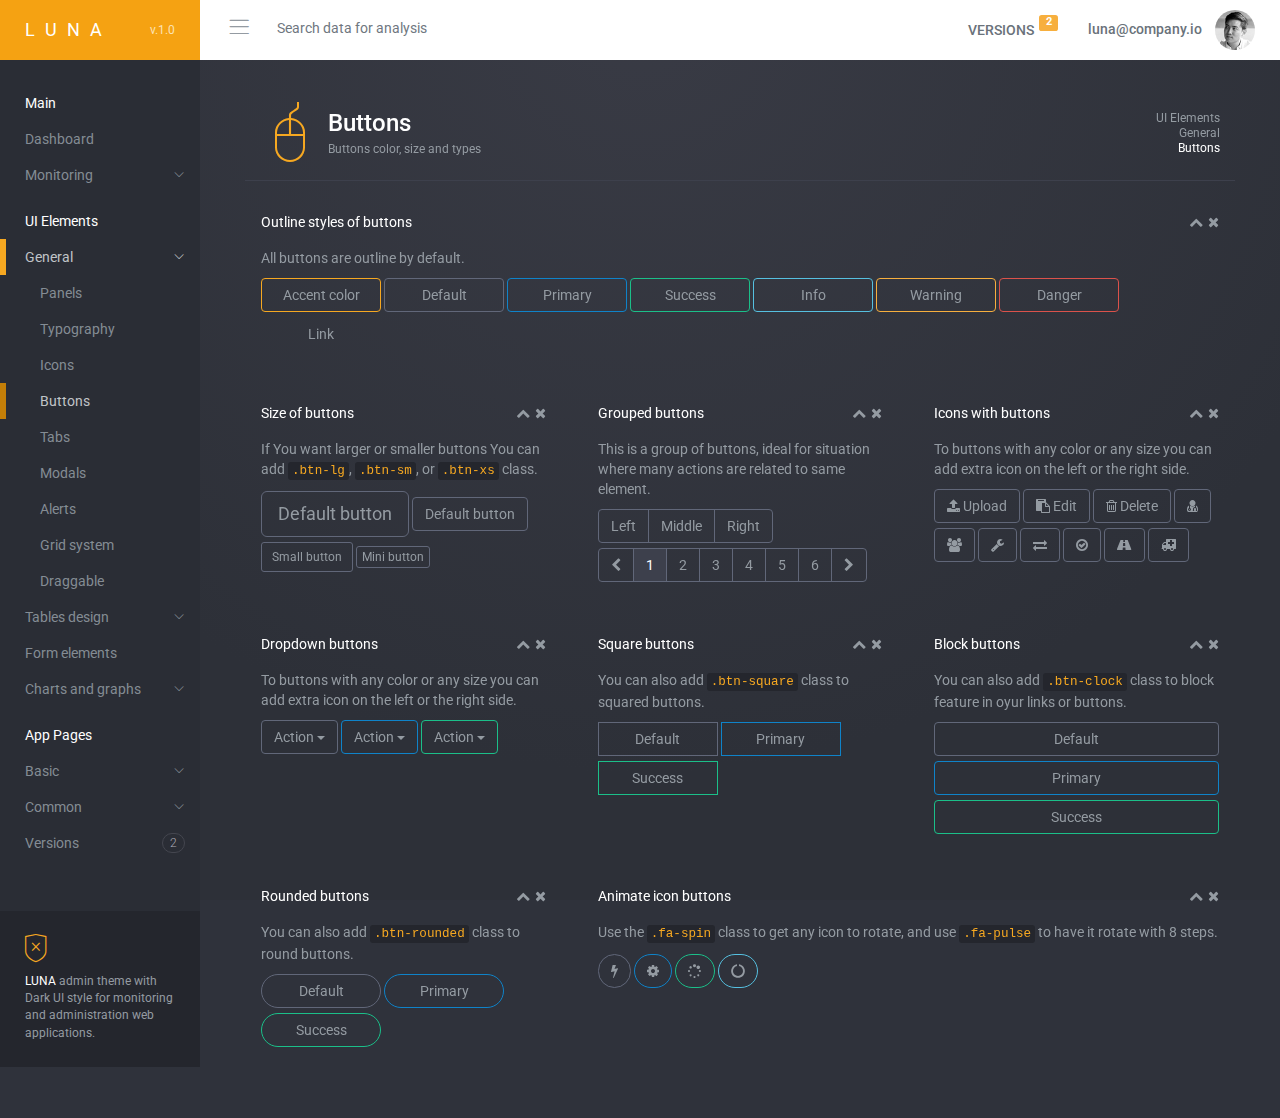
<file: public/luna_admin-v1.1/buttons.html>
﻿<!DOCTYPE html>
<html>

<!-- Mirrored from webapplayers.com/luna_admin-v1.1/buttons.html by HTTrack Website Copier/3.x [XR&CO'2014], Thu, 09 Jun 2016 02:18:03 GMT -->
<head>
    <meta charset="utf-8">
    <meta http-equiv="X-UA-Compatible" content="IE=edge">
    <meta name="viewport" content="width=device-width, initial-scale=1.0">

    <link href='http://fonts.googleapis.com/css?family=Roboto:300,400,500,700,900' rel='stylesheet' type='text/css'>

    <!-- Page title -->
    <title>LUNA | Responsive Admin Theme</title>

    <!-- Vendor styles -->
    <link rel="stylesheet" href="vendor/fontawesome/css/font-awesome.css"/>
    <link rel="stylesheet" href="vendor/animate.css/animate.css"/>
    <link rel="stylesheet" href="vendor/bootstrap/css/bootstrap.css"/>

    <!-- App styles -->
    <link rel="stylesheet" href="styles/pe-icons/pe-icon-7-stroke.css"/>
    <link rel="stylesheet" href="styles/pe-icons/helper.css"/>
    <link rel="stylesheet" href="styles/stroke-icons/style.css"/>
    <link rel="stylesheet" href="styles/style.css">
</head>
<body>

<!-- Wrapper-->
<div class="wrapper">

    <!-- Header-->
    <nav class="navbar navbar-default navbar-fixed-top">
        <div class="container-fluid">
            <div class="navbar-header">
                <div id="mobile-menu">
                    <div class="left-nav-toggle">
                        <a href="#">
                            <i class="stroke-hamburgermenu"></i>
                        </a>
                    </div>
                </div>
                <a class="navbar-brand" href="index.html">
                    LUNA
                    <span>v.1.0</span>
                </a>
            </div>
            <div id="navbar" class="navbar-collapse collapse">
                <div class="left-nav-toggle">
                    <a href="#">
                        <i class="stroke-hamburgermenu"></i>
                    </a>
                </div>
                <form class="navbar-form navbar-left">
                    <input type="text" class="form-control" placeholder="Search data for analysis" style="width: 175px">
                </form>
                <ul class="nav navbar-nav navbar-right">
                    <li class="dropdown">
                        <a href="versions.html" >Versions
                            <span class="label label-warning pull-right">2</span>
                        </a>
                    </li>
                    <li class=" profil-link">
                        <a href="login.html">
                            <span class="profile-address">luna@company.io</span>
                            <img src="images/profile.jpg" class="img-circle" alt="">
                        </a>
                    </li>
                </ul>
            </div>
        </div>
    </nav>
    <!-- End header-->

    <!-- Navigation-->
    <aside class="navigation">
        <nav>
            <ul class="nav luna-nav">
                <li class="nav-category">
                    Main
                </li>
                <li>
                    <a href="index.html">Dashboard</a>
                </li>

                <li>
                    <a href="#monitoring" data-toggle="collapse" aria-expanded="false">
                        Monitoring<span class="sub-nav-icon"> <i class="stroke-arrow"></i> </span>
                    </a>
                    <ul id="monitoring" class="nav nav-second collapse">
                        <li><a href="metrics.html"> Metrics</a></li>
                        <li><a href="usage.html"> Usage</a></li>
                        <li><a href="activity.html"> Activity</a></li>
                    </ul>
                </li>
                <li class="nav-category">
                    UI Elements
                </li>
                <li class="active">
                    <a href="#uielements" data-toggle="collapse" aria-expanded="false">
                        General<span class="sub-nav-icon"> <i class="stroke-arrow"></i> </span>
                    </a>
                    <ul id="uielements" class="nav nav-second collapse in">
                        <li><a href="panels.html">Panels</a></li>
                        <li><a href="typography.html">Typography</a></li>
                        <li><a href="icons.html">Icons</a></li>
                        <li class="active"><a href="buttons.html">Buttons</a></li>
                        <li><a href="tabs.html">Tabs</a></li>
                        <li><a href="modals.html">Modals</a></li>
                        <li><a href="alerts.html">Alerts</a></li>
                        <li><a href="gridSystem.html">Grid system</a></li>
                        <li><a href="draggable.html">Draggable</a></li>
                    </ul>
                </li>
                <li>
                    <a href="#tables" data-toggle="collapse" aria-expanded="false">
                        Tables design<span class="sub-nav-icon"> <i class="stroke-arrow"></i> </span>
                    </a>
                    <ul id="tables" class="nav nav-second collapse">
                        <li><a href="tableStyles.html">Table styles</a></li>
                        <li><a href="dataTables.html">Data Tables</a></li>
                    </ul>
                </li>
                <li>
                    <a href="formElements.html"> Form elements </a>
                </li>
                <li>
                    <a href="#charts" data-toggle="collapse" aria-expanded="false">
                        Charts and graphs<span class="sub-nav-icon"> <i class="stroke-arrow"></i> </span>
                    </a>
                    <ul id="charts" class="nav nav-second collapse">
                        <li><a href="flotCharts.html">Flot charts</a></li>
                        <li><a href="sparkline.html">Sparkline</a></li>
                    </ul>
                </li>

                <li class="nav-category">
                    App Pages
                </li>

                <li>
                    <a href="#extras" data-toggle="collapse" aria-expanded="false">
                        Basic <span class="sub-nav-icon"> <i class="stroke-arrow"></i> </span>
                    </a>
                    <ul id="extras" class="nav nav-second collapse">
                        <li><a href="profile.html">Profile</a></li>
                        <li><a href="support.html">Support</a></li>
                        <li><a href="nestableList.html">List</a></li>
                        <li><a href="timeline.html">Timeline</a></li>

                    </ul>
                </li>
                <li>
                    <a href="#common" data-toggle="collapse" aria-expanded="false">
                        Common <span class="sub-nav-icon"> <i class="stroke-arrow"></i> </span>
                    </a>
                    <ul id="common" class="nav nav-second collapse">
                        <li><a href="login.html">Login</a></li>
                        <li><a href="register.html">Register</a></li>
                        <li><a href="forgotPassword.html">Forgot password</a></li>
                        <li><a href="error.html">Error page</a></li>
                    </ul>
                </li>
                <li>
                    <a href="versions.html">
                        <span class="badge pull-right">2</span>
                        Versions
                    </a>
                </li>
                <li class="nav-info">
                    <i class="pe pe-7s-shield text-accent"></i>
                    <div class="m-t-xs">
                        <span class="c-white">LUNA</span> admin theme with Dark UI style for monitoring and administration web applications.
                    </div>
                </li>
            </ul>
        </nav>
    </aside>
    <!-- End navigation-->


    <!-- Main content-->
    <section class="content">
        <div class="container-fluid">


            <div class="row">
                <div class="col-lg-12">
                    <div class="view-header">
                        <div class="pull-right text-right" style="line-height: 14px">
                            <small>UI Elements<br>General<br> <span class="c-white">Buttons</span></small>
                        </div>
                        <div class="header-icon">
                            <i class="pe page-header-icon pe-7s-mouse"></i>
                        </div>
                        <div class="header-title">
                            <h3>Buttons</h3>
                            <small>
                                Buttons color, size and types
                            </small>
                        </div>
                    </div>
                    <hr>
                </div>
            </div>


            <div class="row">

                <div class="col-md-12">
                    <div class="panel">
                        <div class="panel-heading">
                            <div class="panel-tools">
                                <a class="panel-toggle"><i class="fa fa-chevron-up"></i></a>
                                <a class="panel-close"><i class="fa fa-times"></i></a>
                            </div>
                            Outline styles of buttons
                        </div>
                        <div class="panel-body buttons-margin">

                            <p>
                                All buttons are outline by default.
                            </p>

                            <div>
                                <a href="#" class="btn btn-w-md btn-accent">Accent color</a>
                                <a href="#" class="btn btn-w-md btn-default">Default</a>
                                <a href="#" class="btn btn-w-md btn-primary">Primary</a>
                                <a href="#" class="btn btn-w-md btn-success">Success</a>
                                <a href="#" class="btn btn-w-md btn-info">Info</a>
                                <a href="#" class="btn btn-w-md btn-warning">Warning</a>
                                <a href="#" class="btn btn-w-md btn-danger">Danger</a>
                                <a href="#" class="btn btn-w-md btn-link">Link</a>
                            </div>

                        </div>
                    </div>
                </div>


            </div>

            <div class="row">
                <div class="col-md-4">
                    <div class="panel">
                        <div class="panel-heading">
                            <div class="panel-tools">
                                <a class="panel-toggle"><i class="fa fa-chevron-up"></i></a>
                                <a class="panel-close"><i class="fa fa-times"></i></a>
                            </div>
                            Size of buttons
                        </div>
                        <div class="panel-body buttons-margin">
                            <p>
                                If You want larger or smaller buttons You can add <code>.btn-lg</code>, <code>.btn-sm</code>, or <code>.btn-xs</code> class.
                            </p>

                            <div>
                                <button type="button" class="btn btn-default btn-lg">Default button</button>
                                <button type="button" class="btn btn-default">Default button</button>
                                <button type="button" class="btn btn-default btn-sm">Small button</button>
                                <button type="button" class="btn btn-default btn-xs">Mini button</button>
                            </div>

                        </div>
                    </div>
                </div>
                <div class="col-md-4">
                    <div class="panel">
                        <div class="panel-heading">
                            <div class="panel-tools">
                                <a class="panel-toggle"><i class="fa fa-chevron-up"></i></a>
                                <a class="panel-close"><i class="fa fa-times"></i></a>
                            </div>
                            Grouped buttons
                        </div>
                        <div class="panel-body buttons-margin">
                            <p>
                                This is a group of buttons, ideal for situation where many actions are related to same element.
                            </p>

                            <div class="btn-group">
                                <button class="btn btn-default" type="button">Left</button>
                                <button class="btn btn-default" type="button">Middle</button>
                                <button class="btn btn-default" type="button">Right</button>
                            </div>

                            <div class="btn-group">
                                <button type="button" class="btn btn-default"><i class="fa fa-chevron-left"></i></button>
                                <button class="btn btn-default active">1</button>
                                <button class="btn btn-default">2</button>
                                <button class="btn btn-default">3</button>
                                <button class="btn btn-default">4</button>
                                <button class="btn btn-default">5</button>
                                <button class="btn btn-default">6</button>
                                <button type="button" class="btn btn-default"><i class="fa fa-chevron-right"></i></button>
                            </div>

                        </div>
                    </div>
                </div>
                <div class="col-md-4">
                    <div class="panel">
                        <div class="panel-heading">
                            <div class="panel-tools">
                                <a class="panel-toggle"><i class="fa fa-chevron-up"></i></a>
                                <a class="panel-close"><i class="fa fa-times"></i></a>
                            </div>
                            Icons with buttons
                        </div>
                        <div class="panel-body buttons-margin">
                            <p>
                                To buttons with any color or any size you can add extra icon on the left or the right side.
                            </p>

                            <div>

                                <button class="btn btn-default " type="button"><i class="fa fa-upload"></i> <span class="bold">Upload</span></button>
                                <button class="btn btn-default " type="button"><i class="fa fa-paste"></i> Edit</button>
                                <button class="btn btn-default" type="button"><i class="fa fa-trash-o"></i> <span class="bold">Delete</span></button>

                                <a class="btn btn-default">
                                    <i class="fa fa-user-md"></i>
                                </a>
                                <a class="btn btn-default">
                                    <i class="fa fa-group"></i>
                                </a>
                                <a class="btn btn-default">
                                    <i class="fa fa-wrench"></i>
                                </a>
                                <a class="btn btn-default">
                                    <i class="fa fa-exchange"></i>
                                </a>
                                <a class="btn btn-default">
                                    <i class="fa fa-check-circle-o"></i>
                                </a>
                                <a class="btn btn-default">
                                    <i class="fa fa-road"></i>
                                </a>
                                <a class="btn btn-default">
                                    <i class="fa fa-ambulance"></i>
                                </a>
                            </div>


                        </div>
                    </div>
                </div>
            </div>
            <div class="row">
                <div class="col-md-4">
                    <div class="panel">
                        <div class="panel-heading">
                            <div class="panel-tools">
                                <a class="panel-toggle"><i class="fa fa-chevron-up"></i></a>
                                <a class="panel-close"><i class="fa fa-times"></i></a>
                            </div>
                            Dropdown buttons
                        </div>
                        <div class="panel-body buttons-margin">
                            <p>
                                To buttons with any color or any size you can add extra icon on the left or the right side.
                            </p>
                            <div class="btn-group">
                                <button data-toggle="dropdown" class="btn btn-default dropdown-toggle">Action <span class="caret"></span></button>
                                <ul class="dropdown-menu">
                                    <li><a href="#">Action</a></li>
                                    <li><a href="#">Another action</a></li>
                                    <li><a href="#">Something else here</a></li>
                                    <li class="divider"></li>
                                    <li><a href="#">Separated link</a></li>
                                </ul>
                            </div>
                            <div class="btn-group">
                                <button data-toggle="dropdown" class="btn btn-primary dropdown-toggle">Action <span class="caret"></span></button>
                                <ul class="dropdown-menu">
                                    <li><a href="#">Action</a></li>
                                    <li><a href="#" class="font-bold">Another action</a></li>
                                    <li><a href="#">Something else here</a></li>
                                    <li class="divider"></li>
                                    <li><a href="#">Separated link</a></li>
                                </ul>
                            </div>
                            <div class="btn-group">
                                <button data-toggle="dropdown" class="btn btn-success dropdown-toggle">Action <span class="caret"></span></button>
                                <ul class="dropdown-menu">
                                    <li><a href="#">Action</a></li>
                                    <li><a href="#">Another action</a></li>
                                    <li><a href="#">Something else here</a></li>
                                    <li class="divider"></li>
                                    <li><a href="#">Separated link</a></li>
                                </ul>
                            </div>

                        </div>
                    </div>
                </div>

                <div class="col-md-4">
                    <div class="panel">
                        <div class="panel-heading">
                            <div class="panel-tools">
                                <a class="panel-toggle"><i class="fa fa-chevron-up"></i></a>
                                <a class="panel-close"><i class="fa fa-times"></i></a>
                            </div>
                            Square buttons
                        </div>
                        <div class="panel-body buttons-margin">
                            <p>
                                You can also add <code>.btn-square</code> class to squared buttons.
                            </p>
                            <div>
                                <a href="#" class="btn btn-w-md btn-default btn-squared">Default</a>
                                <a href="#" class="btn btn-w-md btn-primary btn-squared">Primary</a>
                                <a href="#" class="btn btn-w-md btn-success btn-squared">Success</a>
                            </div>
                        </div>
                    </div>
                </div>
                <div class="col-md-4">
                    <div class="panel">
                        <div class="panel-heading">
                            <div class="panel-tools">
                                <a class="panel-toggle"><i class="fa fa-chevron-up"></i></a>
                                <a class="panel-close"><i class="fa fa-times"></i></a>
                            </div>
                            Block buttons
                        </div>
                        <div class="panel-body buttons-margin">
                            <p>
                                You can also add <code>.btn-clock</code> class to block feature in oyur links or buttons.
                            </p>
                            <div>
                                <a href="#" class="btn btn-w-md btn-default btn-block">Default</a>
                                <a href="#" class="btn btn-w-md btn-primary btn-block">Primary</a>
                                <a href="#" class="btn btn-w-md btn-success btn-block">Success</a>
                            </div>
                        </div>
                    </div>
                </div>
            </div>

            <div class="row">
                <div class="col-md-4">
                    <div class="panel">
                        <div class="panel-heading">
                            <div class="panel-tools">
                                <a class="panel-toggle"><i class="fa fa-chevron-up"></i></a>
                                <a class="panel-close"><i class="fa fa-times"></i></a>
                            </div>
                            Rounded buttons
                        </div>
                        <div class="panel-body buttons-margin">
                            <p>
                                You can also add <code>.btn-rounded</code> class to round buttons.
                            </p>
                            <div>
                                <a href="#" class="btn btn-w-md btn-default btn-rounded">Default</a>
                                <a href="#" class="btn btn-w-md btn-primary btn-rounded">Primary</a>
                                <a href="#" class="btn btn-w-md btn-success btn-rounded">Success</a>
                            </div>
                        </div>
                    </div>
                </div>
                <div class="col-md-8">
                    <div class="panel">
                        <div class="panel-heading">
                            <div class="panel-tools">
                                <a class="panel-toggle"><i class="fa fa-chevron-up"></i></a>
                                <a class="panel-close"><i class="fa fa-times"></i></a>
                            </div>
                            Animate icon buttons
                        </div>
                        <div class="panel-body buttons-margin">
                            <p>
                                Use the <code>.fa-spin</code> class to get any icon to rotate, and use <code>.fa-pulse</code> to have it rotate with 8 steps.
                            </p>
                            <div>
                                <a href="#" class="btn btn-default btn-rounded"><i class="fa fa-bolt fa-spin"></i></a>
                                <a href="#" class="btn btn-primary btn-rounded"><i class="fa fa-cog fa-spin"></i></a>
                                <a href="#" class="btn btn-success btn-rounded"><i class="fa fa-spinner fa-spin"></i></a>
                                <a href="#" class="btn btn-info btn-rounded"><i class="fa fa-circle-o-notch fa-spin"></i></a>
                            </div>
                        </div>
                    </div>
                </div>
            </div>

        </div>
    </section>
    <!-- End main content-->

</div>
<!-- End wrapper-->

<!-- Vendor scripts -->
<script src="vendor/pacejs/pace.min.js"></script>
<script src="vendor/jquery/dist/jquery.min.js"></script>
<script src="vendor/bootstrap/js/bootstrap.min.js"></script>

<!-- App scripts -->
<script src="scripts/luna.js"></script>

</body>


<!-- Mirrored from webapplayers.com/luna_admin-v1.1/buttons.html by HTTrack Website Copier/3.x [XR&CO'2014], Thu, 09 Jun 2016 02:18:03 GMT -->
</html>
</file>
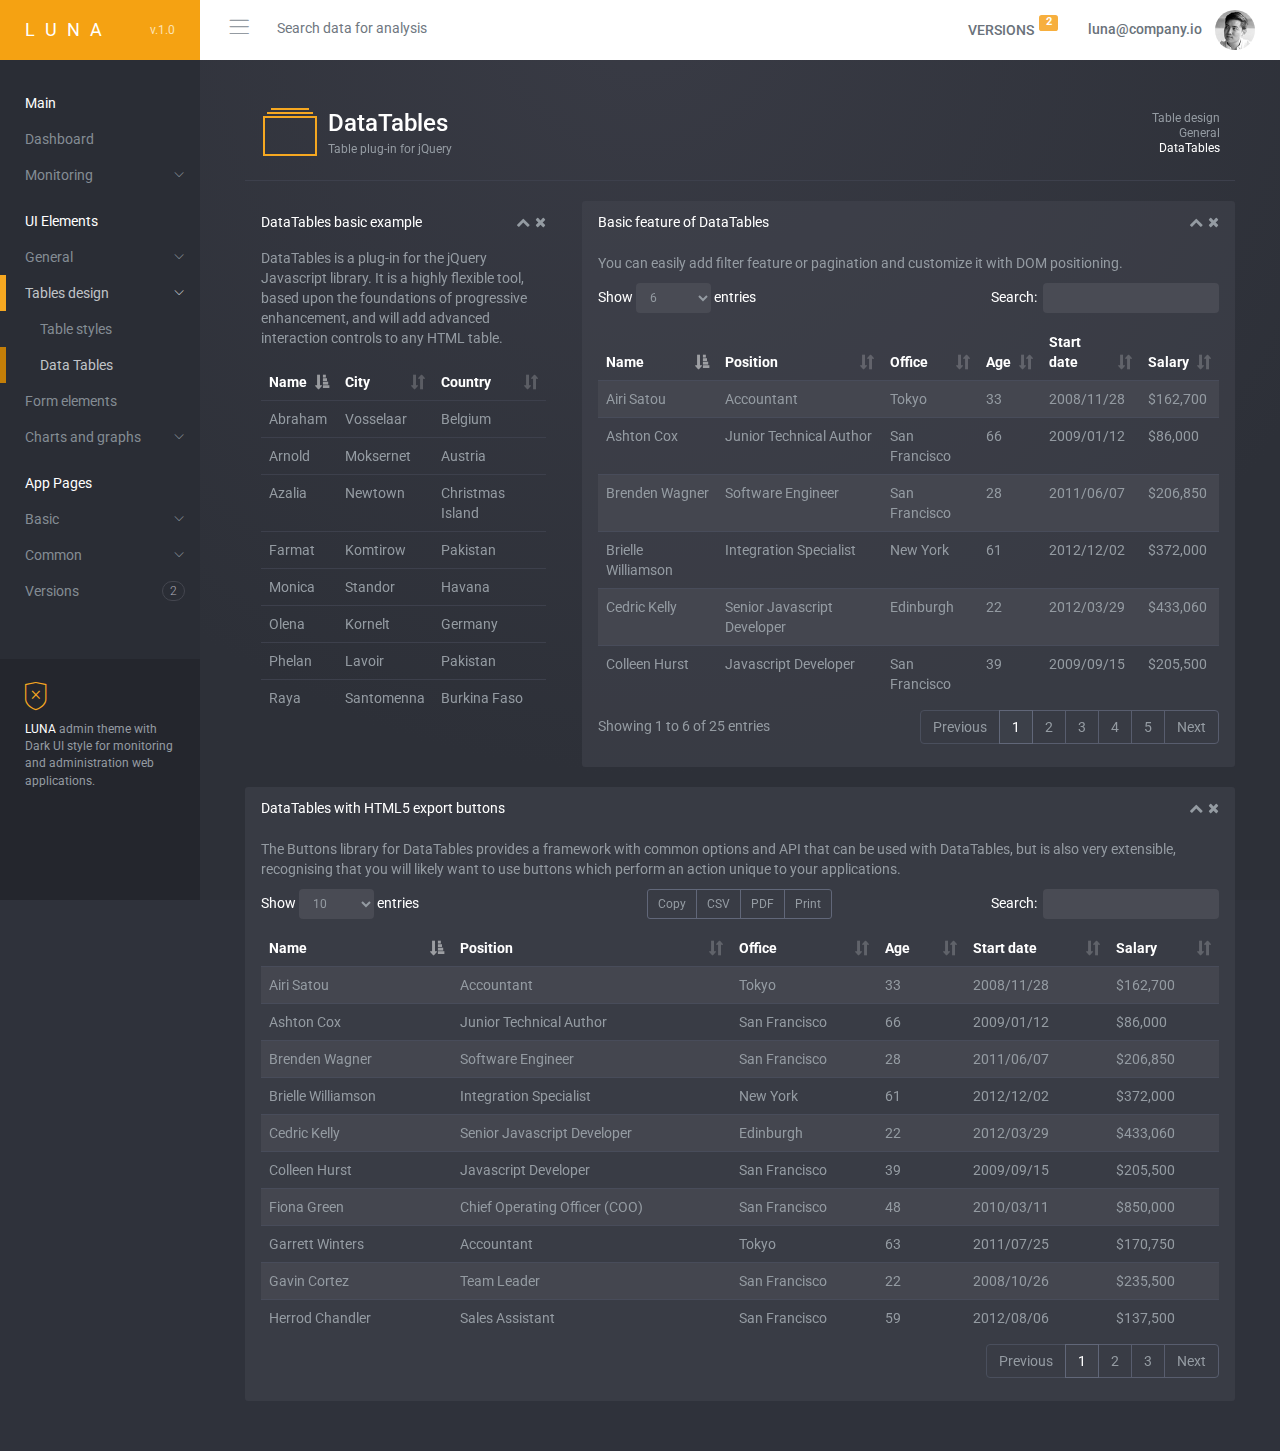
<file: public/luna_admin-v1.1/dataTables.html>
<!DOCTYPE html>
<html>

<!-- Mirrored from webapplayers.com/luna_admin-v1.1/dataTables.html by HTTrack Website Copier/3.x [XR&CO'2014], Thu, 09 Jun 2016 02:18:04 GMT -->
<head>
    <meta charset="utf-8">
    <meta http-equiv="X-UA-Compatible" content="IE=edge">
    <meta name="viewport" content="width=device-width, initial-scale=1.0">

    <link href='http://fonts.googleapis.com/css?family=Roboto:300,400,500,700,900' rel='stylesheet' type='text/css'>

    <!-- Page title -->
    <title>LUNA | Responsive Admin Theme</title>

    <!-- Vendor styles -->
    <link rel="stylesheet" href="vendor/fontawesome/css/font-awesome.css"/>
    <link rel="stylesheet" href="vendor/animate.css/animate.css"/>
    <link rel="stylesheet" href="vendor/bootstrap/css/bootstrap.css"/>
    <link rel="stylesheet" href="vendor/datatables/datatables.min.css"/>

    <!-- App styles -->
    <link rel="stylesheet" href="styles/pe-icons/pe-icon-7-stroke.css"/>
    <link rel="stylesheet" href="styles/pe-icons/helper.css"/>
    <link rel="stylesheet" href="styles/stroke-icons/style.css"/>
    <link rel="stylesheet" href="styles/style.css">
</head>
<body>

<!-- Wrapper-->
<div class="wrapper">

    <!-- Header-->
    <nav class="navbar navbar-default navbar-fixed-top">
        <div class="container-fluid">
            <div class="navbar-header">
                <div id="mobile-menu">
                    <div class="left-nav-toggle">
                        <a href="#">
                            <i class="stroke-hamburgermenu"></i>
                        </a>
                    </div>
                </div>
                <a class="navbar-brand" href="index.html">
                    LUNA
                    <span>v.1.0</span>
                </a>
            </div>
            <div id="navbar" class="navbar-collapse collapse">
                <div class="left-nav-toggle">
                    <a href="#">
                        <i class="stroke-hamburgermenu"></i>
                    </a>
                </div>
                <form class="navbar-form navbar-left">
                    <input type="text" class="form-control" placeholder="Search data for analysis" style="width: 175px">
                </form>
                <ul class="nav navbar-nav navbar-right">
                    <li class="dropdown">
                        <a href="versions.html" >Versions
                            <span class="label label-warning pull-right">2</span>
                        </a>
                    </li>
                    <li class=" profil-link">
                        <a href="login.html">
                            <span class="profile-address">luna@company.io</span>
                            <img src="images/profile.jpg" class="img-circle" alt="">
                        </a>
                    </li>
                </ul>
            </div>
        </div>
    </nav>
    <!-- End header-->

    <!-- Navigation-->
    <aside class="navigation">
        <nav>
            <ul class="nav luna-nav">
                <li class="nav-category">
                    Main
                </li>
                <li>
                    <a href="index.html">Dashboard</a>
                </li>

                <li>
                    <a href="#monitoring" data-toggle="collapse" aria-expanded="false">
                        Monitoring<span class="sub-nav-icon"> <i class="stroke-arrow"></i> </span>
                    </a>
                    <ul id="monitoring" class="nav nav-second collapse">
                        <li><a href="metrics.html"> Metrics</a></li>
                        <li><a href="usage.html"> Usage</a></li>
                        <li><a href="activity.html"> Activity</a></li>
                    </ul>
                </li>
                <li class="nav-category">
                    UI Elements
                </li>
                <li>
                    <a href="#uielements" data-toggle="collapse" aria-expanded="false">
                        General<span class="sub-nav-icon"> <i class="stroke-arrow"></i> </span>
                    </a>
                    <ul id="uielements" class="nav nav-second collapse">
                        <li><a href="panels.html">Panels</a></li>
                        <li><a href="typography.html">Typography</a></li>
                        <li><a href="icons.html">Icons</a></li>
                        <li><a href="buttons.html">Buttons</a></li>
                        <li><a href="tabs.html">Tabs</a></li>
                        <li><a href="modals.html">Modals</a></li>
                        <li><a href="alerts.html">Alerts</a></li>
                        <li><a href="gridSystem.html">Grid system</a></li>
                        <li><a href="draggable.html">Draggable</a></li>
                    </ul>
                </li>
                <li class="active">
                    <a href="#tables" data-toggle="collapse" aria-expanded="false">
                        Tables design<span class="sub-nav-icon"> <i class="stroke-arrow"></i> </span>
                    </a>
                    <ul id="tables" class="nav nav-second collapse in">
                        <li><a href="tableStyles.html">Table styles</a></li>
                        <li class="active"><a href="dataTables.html">Data Tables</a></li>
                    </ul>
                </li>
                <li>
                    <a href="formElements.html"> Form elements </a>
                </li>
                <li>
                    <a href="#charts" data-toggle="collapse" aria-expanded="false">
                        Charts and graphs<span class="sub-nav-icon"> <i class="stroke-arrow"></i> </span>
                    </a>
                    <ul id="charts" class="nav nav-second collapse">
                        <li><a href="flotCharts.html">Flot charts</a></li>
                        <li><a href="sparkline.html">Sparkline</a></li>
                    </ul>
                </li>

                <li class="nav-category">
                    App Pages
                </li>

                <li>
                    <a href="#extras" data-toggle="collapse" aria-expanded="false">
                        Basic <span class="sub-nav-icon"> <i class="stroke-arrow"></i> </span>
                    </a>
                    <ul id="extras" class="nav nav-second collapse">
                        <li><a href="profile.html">Profile</a></li>
                        <li><a href="support.html">Support</a></li>
                        <li><a href="nestableList.html">List</a></li>
                        <li><a href="timeline.html">Timeline</a></li>

                    </ul>
                </li>
                <li>
                    <a href="#common" data-toggle="collapse" aria-expanded="false">
                        Common <span class="sub-nav-icon"> <i class="stroke-arrow"></i> </span>
                    </a>
                    <ul id="common" class="nav nav-second collapse">
                        <li><a href="login.html">Login</a></li>
                        <li><a href="register.html">Register</a></li>
                        <li><a href="forgotPassword.html">Forgot password</a></li>
                        <li><a href="error.html">Error page</a></li>
                    </ul>
                </li>
                <li>
                    <a href="versions.html">
                        <span class="badge pull-right">2</span>
                        Versions
                    </a>
                </li>
                <li class="nav-info">
                    <i class="pe pe-7s-shield text-accent"></i>
                    <div class="m-t-xs">
                        <span class="c-white">LUNA</span> admin theme with Dark UI style for monitoring and administration web applications.
                    </div>
                </li>
            </ul>
        </nav>
    </aside>
    <!-- End navigation-->


    <!-- Main content-->
    <section class="content">
        <div class="container-fluid">

            <div class="row">
                <div class="col-lg-12">
                    <div class="view-header">
                        <div class="pull-right text-right" style="line-height: 14px">
                            <small>Table design<br>General<br> <span class="c-white">DataTables</span></small>
                        </div>
                        <div class="header-icon">
                            <i class="pe page-header-icon pe-7s-albums"></i>
                        </div>
                        <div class="header-title">
                            <h3>DataTables</h3>
                            <small>
                                Table plug-in for jQuery
                            </small>
                        </div>
                    </div>
                    <hr>
                </div>
            </div>

            <div class="row">

                <div class="col-md-4">
                    <div class="panel">
                        <div class="panel-heading">
                            <div class="panel-tools">
                                <a class="panel-toggle"><i class="fa fa-chevron-up"></i></a>
                                <a class="panel-close"><i class="fa fa-times"></i></a>
                            </div>
                            DataTables basic example
                        </div>
                        <div class="panel-body">
                            <p>DataTables is a plug-in for the jQuery Javascript library. It is a highly flexible tool, based upon the foundations of progressive enhancement, and will add advanced interaction controls to any HTML table.</p>

                            <div class="table-responsive">
                                <table id="tableExample1" class="table">
                                    <thead>
                                    <tr>
                                        <th>Name</th>
                                        <th>City</th>
                                        <th>Country</th>
                                    </tr>
                                    </thead>
                                    <tbody>
                                    <tr>
                                        <td>Abraham</td>
                                        <td>Vosselaar</td>
                                        <td>Belgium</td>
                                    </tr>
                                    <tr>
                                        <td>Phelan</td>
                                        <td>Lavoir</td>
                                        <td>Pakistan</td>
                                    </tr>
                                    <tr>
                                        <td>Raya</td>
                                        <td>Santomenna</td>
                                        <td>Burkina Faso</td>
                                    </tr>
                                    <tr>
                                        <td>Azalia</td>
                                        <td>Newtown</td>
                                        <td>Christmas Island</td>
                                    </tr>
                                    <tr>
                                        <td>Farmat</td>
                                        <td>Komtirow</td>
                                        <td>Pakistan</td>
                                    </tr>
                                    <tr>
                                        <td>Monica</td>
                                        <td>Standor</td>
                                        <td>Havana</td>
                                    </tr>
                                    <tr>
                                        <td>Arnold</td>
                                        <td>Moksernet</td>
                                        <td>Austria</td>
                                    </tr>
                                    <tr>
                                        <td>Olena</td>
                                        <td>Kornelt</td>
                                        <td>Germany</td>
                                    </tr>
                                    </tbody>
                                </table>
                            </div>

                        </div>
                    </div>
                </div>
                <div class="col-md-8">
                    <div class="panel panel-filled">
                        <div class="panel-heading">
                            <div class="panel-tools">
                                <a class="panel-toggle"><i class="fa fa-chevron-up"></i></a>
                                <a class="panel-close"><i class="fa fa-times"></i></a>
                            </div>
                            Basic feature of DataTables
                        </div>
                        <div class="panel-body">
                            <p>
                                You can easily add filter feature or pagination and customize it with DOM positioning.
                            </p>
                            <div class="table-responsive">

                                <table id="tableExample2" class="table table-striped table-hover">
                                    <thead>
                                    <tr>
                                        <th>Name</th>
                                        <th>Position</th>
                                        <th>Office</th>
                                        <th>Age</th>
                                        <th>Start date</th>
                                        <th>Salary</th>
                                    </tr>
                                    </thead>
                                    <tbody>
                                    <tr>
                                        <td>Tiger Nixon</td>
                                        <td>System Architect</td>
                                        <td>Edinburgh</td>
                                        <td>61</td>
                                        <td>2011/04/25</td>
                                        <td>$320,800</td>
                                    </tr>
                                    <tr>
                                        <td>Garrett Winters</td>
                                        <td>Accountant</td>
                                        <td>Tokyo</td>
                                        <td>63</td>
                                        <td>2011/07/25</td>
                                        <td>$170,750</td>
                                    </tr>
                                    <tr>
                                        <td>Ashton Cox</td>
                                        <td>Junior Technical Author</td>
                                        <td>San Francisco</td>
                                        <td>66</td>
                                        <td>2009/01/12</td>
                                        <td>$86,000</td>
                                    </tr>
                                    <tr>
                                        <td>Cedric Kelly</td>
                                        <td>Senior Javascript Developer</td>
                                        <td>Edinburgh</td>
                                        <td>22</td>
                                        <td>2012/03/29</td>
                                        <td>$433,060</td>
                                    </tr>
                                    <tr>
                                        <td>Airi Satou</td>
                                        <td>Accountant</td>
                                        <td>Tokyo</td>
                                        <td>33</td>
                                        <td>2008/11/28</td>
                                        <td>$162,700</td>
                                    </tr>
                                    <tr>
                                        <td>Brielle Williamson</td>
                                        <td>Integration Specialist</td>
                                        <td>New York</td>
                                        <td>61</td>
                                        <td>2012/12/02</td>
                                        <td>$372,000</td>
                                    </tr>
                                    <tr>
                                        <td>Herrod Chandler</td>
                                        <td>Sales Assistant</td>
                                        <td>San Francisco</td>
                                        <td>59</td>
                                        <td>2012/08/06</td>
                                        <td>$137,500</td>
                                    </tr>
                                    <tr>
                                        <td>Rhona Davidson</td>
                                        <td>Integration Specialist</td>
                                        <td>Tokyo</td>
                                        <td>55</td>
                                        <td>2010/10/14</td>
                                        <td>$327,900</td>
                                    </tr>
                                    <tr>
                                        <td>Colleen Hurst</td>
                                        <td>Javascript Developer</td>
                                        <td>San Francisco</td>
                                        <td>39</td>
                                        <td>2009/09/15</td>
                                        <td>$205,500</td>
                                    </tr>
                                    <tr>
                                        <td>Sonya Frost</td>
                                        <td>Software Engineer</td>
                                        <td>Edinburgh</td>
                                        <td>23</td>
                                        <td>2008/12/13</td>
                                        <td>$103,600</td>
                                    </tr>
                                    <tr>
                                        <td>Brenden Wagner</td>
                                        <td>Software Engineer</td>
                                        <td>San Francisco</td>
                                        <td>28</td>
                                        <td>2011/06/07</td>
                                        <td>$206,850</td>
                                    </tr>
                                    <tr>
                                        <td>Fiona Green</td>
                                        <td>Chief Operating Officer (COO)</td>
                                        <td>San Francisco</td>
                                        <td>48</td>
                                        <td>2010/03/11</td>
                                        <td>$850,000</td>
                                    </tr>
                                    <tr>
                                        <td>Shou Itou</td>
                                        <td>Regional Marketing</td>
                                        <td>Tokyo</td>
                                        <td>20</td>
                                        <td>2011/08/14</td>
                                        <td>$163,000</td>
                                    </tr>
                                    <tr>
                                        <td>Michelle House</td>
                                        <td>Integration Specialist</td>
                                        <td>Sidney</td>
                                        <td>37</td>
                                        <td>2011/06/02</td>
                                        <td>$95,400</td>
                                    </tr>
                                    <tr>
                                        <td>Suki Burks</td>
                                        <td>Developer</td>
                                        <td>London</td>
                                        <td>53</td>
                                        <td>2009/10/22</td>
                                        <td>$114,500</td>
                                    </tr>
                                    <tr>
                                        <td>Prescott Bartlett</td>
                                        <td>Technical Author</td>
                                        <td>London</td>
                                        <td>27</td>
                                        <td>2011/05/07</td>
                                        <td>$145,000</td>
                                    </tr>
                                    <tr>
                                        <td>Gavin Cortez</td>
                                        <td>Team Leader</td>
                                        <td>San Francisco</td>
                                        <td>22</td>
                                        <td>2008/10/26</td>
                                        <td>$235,500</td>
                                    </tr>
                                    <tr>
                                        <td>Martena Mccray</td>
                                        <td>Post-Sales support</td>
                                        <td>Edinburgh</td>
                                        <td>46</td>
                                        <td>2011/03/09</td>
                                        <td>$324,050</td>
                                    </tr>
                                    <tr>
                                        <td>Unity Butler</td>
                                        <td>Marketing Designer</td>
                                        <td>San Francisco</td>
                                        <td>47</td>
                                        <td>2009/12/09</td>
                                        <td>$85,675</td>
                                    </tr>
                                    <tr>
                                        <td>Howard Hatfield</td>
                                        <td>Office Manager</td>
                                        <td>San Francisco</td>
                                        <td>51</td>
                                        <td>2008/12/16</td>
                                        <td>$164,500</td>
                                    </tr>
                                    <tr>
                                        <td>Hope Fuentes</td>
                                        <td>Secretary</td>
                                        <td>San Francisco</td>
                                        <td>41</td>
                                        <td>2010/02/12</td>
                                        <td>$109,850</td>
                                    </tr>
                                    <tr>
                                        <td>Vivian Harrell</td>
                                        <td>Financial Controller</td>
                                        <td>San Francisco</td>
                                        <td>62</td>
                                        <td>2009/02/14</td>
                                        <td>$452,500</td>
                                    </tr>
                                    <tr>
                                        <td>Timothy Mooney</td>
                                        <td>Office Manager</td>
                                        <td>London</td>
                                        <td>37</td>
                                        <td>2008/12/11</td>
                                        <td>$136,200</td>
                                    </tr>
                                    <tr>
                                        <td>Jackson Bradshaw</td>
                                        <td>Director</td>
                                        <td>New York</td>
                                        <td>65</td>
                                        <td>2008/09/26</td>
                                        <td>$645,750</td>
                                    </tr>
                                    <tr>
                                        <td>Olivia Liang</td>
                                        <td>Support Engineer</td>
                                        <td>Singapore</td>
                                        <td>64</td>
                                        <td>2011/02/03</td>
                                        <td>$234,500</td>
                                    </tr>
                                    </tbody>
                                </table>
                            </div>

                        </div>
                    </div>
                </div>

            </div>
            <div class="row">
                <div class="col-md-12">
                    <div class="panel panel-filled">
                        <div class="panel-heading">
                            <div class="panel-tools">
                                <a class="panel-toggle"><i class="fa fa-chevron-up"></i></a>
                                <a class="panel-close"><i class="fa fa-times"></i></a>
                            </div>
                            DataTables with HTML5 export buttons
                        </div>
                        <div class="panel-body">
                            <p>
                                The Buttons library for DataTables provides a framework with common options and API that can be used with DataTables, but is also very extensible, recognising that you will likely want to use buttons which perform an action unique to your applications.
                            </p>
                            <div class="table-responsive">

                                <table id="tableExample3" class="table table-striped table-hover">
                                    <thead>
                                    <tr>
                                        <th>Name</th>
                                        <th>Position</th>
                                        <th>Office</th>
                                        <th>Age</th>
                                        <th>Start date</th>
                                        <th>Salary</th>
                                    </tr>
                                    </thead>
                                    <tbody>
                                    <tr>
                                        <td>Tiger Nixon</td>
                                        <td>System Architect</td>
                                        <td>Edinburgh</td>
                                        <td>61</td>
                                        <td>2011/04/25</td>
                                        <td>$320,800</td>
                                    </tr>
                                    <tr>
                                        <td>Garrett Winters</td>
                                        <td>Accountant</td>
                                        <td>Tokyo</td>
                                        <td>63</td>
                                        <td>2011/07/25</td>
                                        <td>$170,750</td>
                                    </tr>
                                    <tr>
                                        <td>Ashton Cox</td>
                                        <td>Junior Technical Author</td>
                                        <td>San Francisco</td>
                                        <td>66</td>
                                        <td>2009/01/12</td>
                                        <td>$86,000</td>
                                    </tr>
                                    <tr>
                                        <td>Cedric Kelly</td>
                                        <td>Senior Javascript Developer</td>
                                        <td>Edinburgh</td>
                                        <td>22</td>
                                        <td>2012/03/29</td>
                                        <td>$433,060</td>
                                    </tr>
                                    <tr>
                                        <td>Airi Satou</td>
                                        <td>Accountant</td>
                                        <td>Tokyo</td>
                                        <td>33</td>
                                        <td>2008/11/28</td>
                                        <td>$162,700</td>
                                    </tr>
                                    <tr>
                                        <td>Brielle Williamson</td>
                                        <td>Integration Specialist</td>
                                        <td>New York</td>
                                        <td>61</td>
                                        <td>2012/12/02</td>
                                        <td>$372,000</td>
                                    </tr>
                                    <tr>
                                        <td>Herrod Chandler</td>
                                        <td>Sales Assistant</td>
                                        <td>San Francisco</td>
                                        <td>59</td>
                                        <td>2012/08/06</td>
                                        <td>$137,500</td>
                                    </tr>
                                    <tr>
                                        <td>Rhona Davidson</td>
                                        <td>Integration Specialist</td>
                                        <td>Tokyo</td>
                                        <td>55</td>
                                        <td>2010/10/14</td>
                                        <td>$327,900</td>
                                    </tr>
                                    <tr>
                                        <td>Colleen Hurst</td>
                                        <td>Javascript Developer</td>
                                        <td>San Francisco</td>
                                        <td>39</td>
                                        <td>2009/09/15</td>
                                        <td>$205,500</td>
                                    </tr>
                                    <tr>
                                        <td>Sonya Frost</td>
                                        <td>Software Engineer</td>
                                        <td>Edinburgh</td>
                                        <td>23</td>
                                        <td>2008/12/13</td>
                                        <td>$103,600</td>
                                    </tr>
                                    <tr>
                                        <td>Brenden Wagner</td>
                                        <td>Software Engineer</td>
                                        <td>San Francisco</td>
                                        <td>28</td>
                                        <td>2011/06/07</td>
                                        <td>$206,850</td>
                                    </tr>
                                    <tr>
                                        <td>Fiona Green</td>
                                        <td>Chief Operating Officer (COO)</td>
                                        <td>San Francisco</td>
                                        <td>48</td>
                                        <td>2010/03/11</td>
                                        <td>$850,000</td>
                                    </tr>
                                    <tr>
                                        <td>Shou Itou</td>
                                        <td>Regional Marketing</td>
                                        <td>Tokyo</td>
                                        <td>20</td>
                                        <td>2011/08/14</td>
                                        <td>$163,000</td>
                                    </tr>
                                    <tr>
                                        <td>Michelle House</td>
                                        <td>Integration Specialist</td>
                                        <td>Sidney</td>
                                        <td>37</td>
                                        <td>2011/06/02</td>
                                        <td>$95,400</td>
                                    </tr>
                                    <tr>
                                        <td>Suki Burks</td>
                                        <td>Developer</td>
                                        <td>London</td>
                                        <td>53</td>
                                        <td>2009/10/22</td>
                                        <td>$114,500</td>
                                    </tr>
                                    <tr>
                                        <td>Prescott Bartlett</td>
                                        <td>Technical Author</td>
                                        <td>London</td>
                                        <td>27</td>
                                        <td>2011/05/07</td>
                                        <td>$145,000</td>
                                    </tr>
                                    <tr>
                                        <td>Gavin Cortez</td>
                                        <td>Team Leader</td>
                                        <td>San Francisco</td>
                                        <td>22</td>
                                        <td>2008/10/26</td>
                                        <td>$235,500</td>
                                    </tr>
                                    <tr>
                                        <td>Martena Mccray</td>
                                        <td>Post-Sales support</td>
                                        <td>Edinburgh</td>
                                        <td>46</td>
                                        <td>2011/03/09</td>
                                        <td>$324,050</td>
                                    </tr>
                                    <tr>
                                        <td>Unity Butler</td>
                                        <td>Marketing Designer</td>
                                        <td>San Francisco</td>
                                        <td>47</td>
                                        <td>2009/12/09</td>
                                        <td>$85,675</td>
                                    </tr>
                                    <tr>
                                        <td>Howard Hatfield</td>
                                        <td>Office Manager</td>
                                        <td>San Francisco</td>
                                        <td>51</td>
                                        <td>2008/12/16</td>
                                        <td>$164,500</td>
                                    </tr>
                                    <tr>
                                        <td>Hope Fuentes</td>
                                        <td>Secretary</td>
                                        <td>San Francisco</td>
                                        <td>41</td>
                                        <td>2010/02/12</td>
                                        <td>$109,850</td>
                                    </tr>
                                    <tr>
                                        <td>Vivian Harrell</td>
                                        <td>Financial Controller</td>
                                        <td>San Francisco</td>
                                        <td>62</td>
                                        <td>2009/02/14</td>
                                        <td>$452,500</td>
                                    </tr>
                                    <tr>
                                        <td>Timothy Mooney</td>
                                        <td>Office Manager</td>
                                        <td>London</td>
                                        <td>37</td>
                                        <td>2008/12/11</td>
                                        <td>$136,200</td>
                                    </tr>
                                    <tr>
                                        <td>Jackson Bradshaw</td>
                                        <td>Director</td>
                                        <td>New York</td>
                                        <td>65</td>
                                        <td>2008/09/26</td>
                                        <td>$645,750</td>
                                    </tr>
                                    <tr>
                                        <td>Olivia Liang</td>
                                        <td>Support Engineer</td>
                                        <td>Singapore</td>
                                        <td>64</td>
                                        <td>2011/02/03</td>
                                        <td>$234,500</td>
                                    </tr>
                                    </tbody>
                                </table>
                            </div>

                        </div>
                    </div>
                </div>

            </div>

        </div>
    </section>
    <!-- End main content-->

</div>
<!-- End wrapper-->

<!-- Vendor scripts -->
<script src="vendor/pacejs/pace.min.js"></script>
<script src="vendor/jquery/dist/jquery.min.js"></script>
<script src="vendor/bootstrap/js/bootstrap.min.js"></script>
<script src="vendor/datatables/datatables.min.js"></script>

<!-- App scripts -->
<script src="scripts/luna.js"></script>


<script>
    $(document).ready(function () {

        $('#tableExample1').DataTable({
            "dom": 't'
        });

        $('#tableExample2').DataTable({
            "dom": "<'row'<'col-sm-6'l><'col-sm-6'f>>t<'row'<'col-sm-6'i><'col-sm-6'p>>",
            "lengthMenu": [ [6, 25, 50, -1], [6, 25, 50, "All"] ],
            "iDisplayLength": 6,
        });

        $('#tableExample3').DataTable({
            dom: "<'row'<'col-sm-4'l><'col-sm-4 text-center'B><'col-sm-4'f>>tp",
            "lengthMenu": [ [10, 25, 50, -1], [10, 25, 50, "All"] ],
            buttons: [
                {extend: 'copy',className: 'btn-sm'},
                {extend: 'csv',title: 'ExampleFile', className: 'btn-sm'},
                {extend: 'pdf', title: 'ExampleFile', className: 'btn-sm'},
                {extend: 'print',className: 'btn-sm'}
            ]
        });

    });
</script>

</body>


<!-- Mirrored from webapplayers.com/luna_admin-v1.1/dataTables.html by HTTrack Website Copier/3.x [XR&CO'2014], Thu, 09 Jun 2016 02:18:04 GMT -->
</html>
</file>
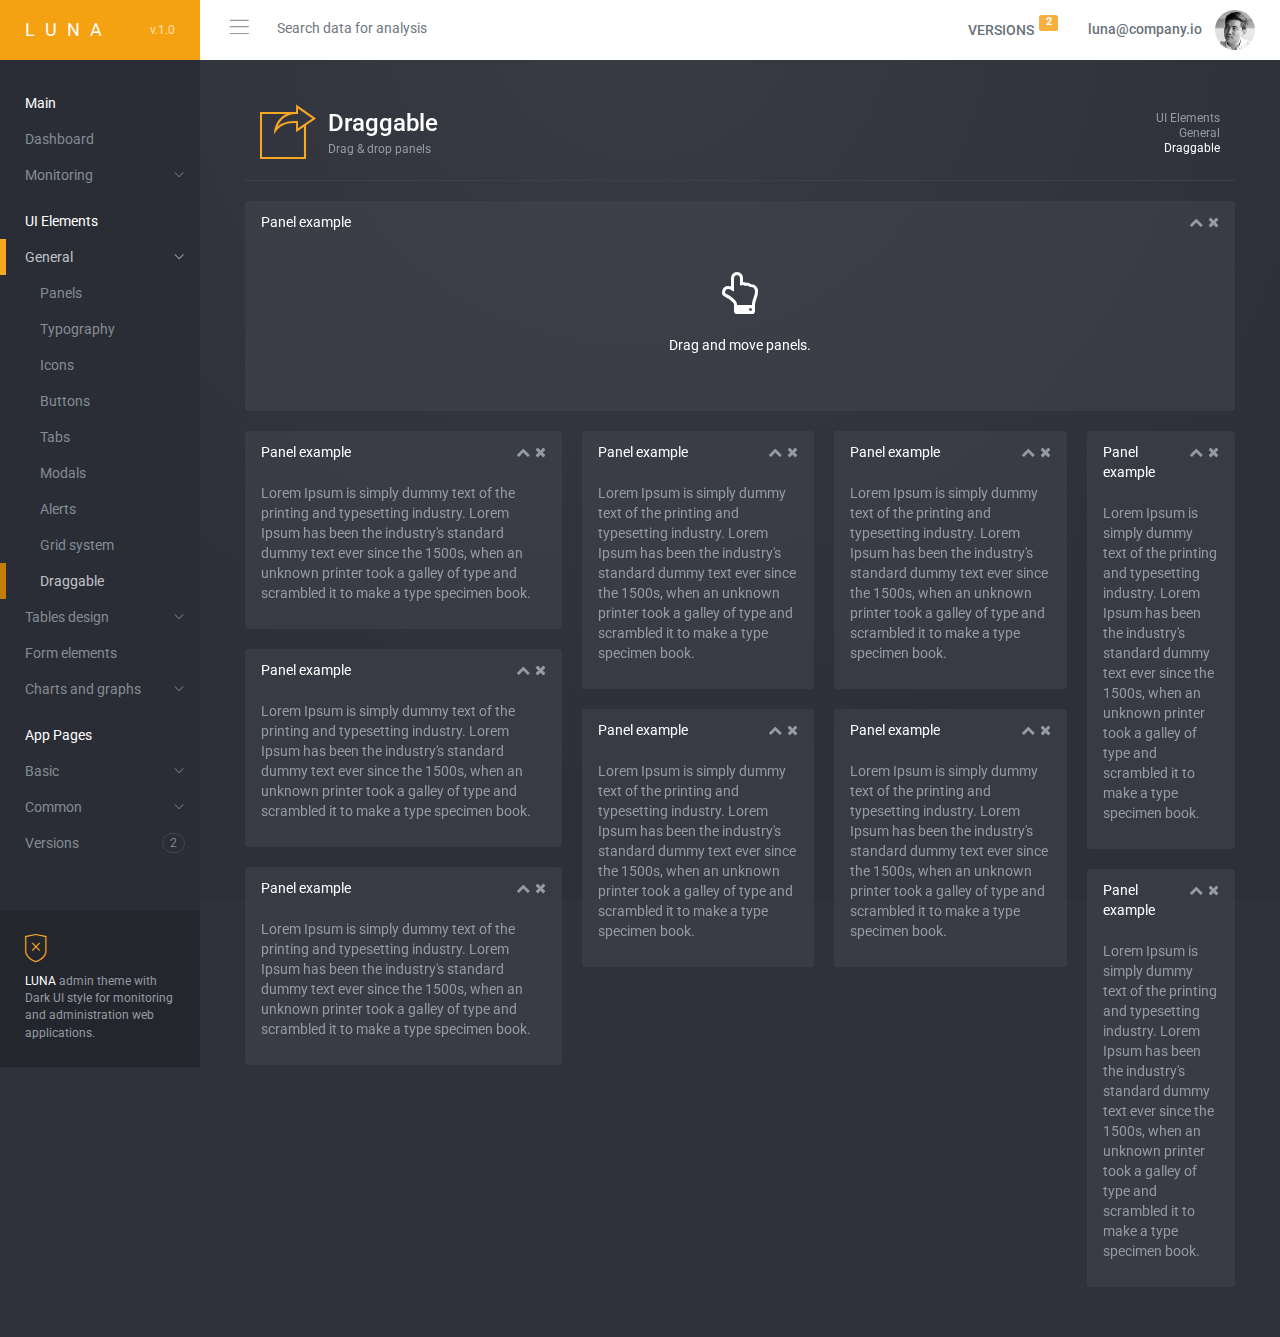
<file: public/luna_admin-v1.1/draggable.html>
<!DOCTYPE html>
<html>

<!-- Mirrored from webapplayers.com/luna_admin-v1.1/draggable.html by HTTrack Website Copier/3.x [XR&CO'2014], Thu, 09 Jun 2016 02:18:03 GMT -->
<head>
    <meta charset="utf-8">
    <meta http-equiv="X-UA-Compatible" content="IE=edge">
    <meta name="viewport" content="width=device-width, initial-scale=1.0">

    <link href='http://fonts.googleapis.com/css?family=Roboto:300,400,500,700,900' rel='stylesheet' type='text/css'>

    <!-- Page title -->
    <title>LUNA | Responsive Admin Theme</title>

    <!-- Vendor styles -->
    <link rel="stylesheet" href="vendor/fontawesome/css/font-awesome.css"/>
    <link rel="stylesheet" href="vendor/animate.css/animate.css"/>
    <link rel="stylesheet" href="vendor/bootstrap/css/bootstrap.css"/>

    <!-- App styles -->
    <link rel="stylesheet" href="styles/pe-icons/pe-icon-7-stroke.css"/>
    <link rel="stylesheet" href="styles/pe-icons/helper.css"/>
    <link rel="stylesheet" href="styles/stroke-icons/style.css"/>
    <link rel="stylesheet" href="styles/style.css">
</head>
<body>

<!-- Wrapper-->
<div class="wrapper">

    <!-- Header-->
    <nav class="navbar navbar-default navbar-fixed-top">
        <div class="container-fluid">
            <div class="navbar-header">
                <div id="mobile-menu">
                    <div class="left-nav-toggle">
                        <a href="#">
                            <i class="stroke-hamburgermenu"></i>
                        </a>
                    </div>
                </div>
                <a class="navbar-brand" href="index.html">
                    LUNA
                    <span>v.1.0</span>
                </a>
            </div>
            <div id="navbar" class="navbar-collapse collapse">
                <div class="left-nav-toggle">
                    <a href="#">
                        <i class="stroke-hamburgermenu"></i>
                    </a>
                </div>
                <form class="navbar-form navbar-left">
                    <input type="text" class="form-control" placeholder="Search data for analysis" style="width: 175px">
                </form>
                <ul class="nav navbar-nav navbar-right">
                    <li class="dropdown">
                        <a href="versions.html" >Versions
                            <span class="label label-warning pull-right">2</span>
                        </a>
                    </li>
                    <li class=" profil-link">
                        <a href="login.html">
                            <span class="profile-address">luna@company.io</span>
                            <img src="images/profile.jpg" class="img-circle" alt="">
                        </a>
                    </li>
                </ul>
            </div>
        </div>
    </nav>
    <!-- End header-->

    <!-- Navigation-->
    <aside class="navigation">
        <nav>
            <ul class="nav luna-nav">
                <li class="nav-category">
                    Main
                </li>
                <li>
                    <a href="index.html">Dashboard</a>
                </li>

                <li>
                    <a href="#monitoring" data-toggle="collapse" aria-expanded="false">
                        Monitoring<span class="sub-nav-icon"> <i class="stroke-arrow"></i> </span>
                    </a>
                    <ul id="monitoring" class="nav nav-second collapse">
                        <li><a href="metrics.html"> Metrics</a></li>
                        <li><a href="usage.html"> Usage</a></li>
                        <li><a href="activity.html"> Activity</a></li>
                    </ul>
                </li>
                <li class="nav-category">
                    UI Elements
                </li>
                <li class="active">
                    <a href="#uielements" data-toggle="collapse" aria-expanded="false">
                        General<span class="sub-nav-icon"> <i class="stroke-arrow"></i> </span>
                    </a>
                    <ul id="uielements" class="nav nav-second collapse in">
                        <li><a href="panels.html">Panels</a></li>
                        <li><a href="typography.html">Typography</a></li>
                        <li><a href="icons.html">Icons</a></li>
                        <li><a href="buttons.html">Buttons</a></li>
                        <li><a href="tabs.html">Tabs</a></li>
                        <li><a href="modals.html">Modals</a></li>
                        <li><a href="alerts.html">Alerts</a></li>
                        <li><a href="gridSystem.html">Grid system</a></li>
                        <li class="active"><a href="draggable.html">Draggable</a></li>
                    </ul>
                </li>
                <li>
                    <a href="#tables" data-toggle="collapse" aria-expanded="false">
                        Tables design<span class="sub-nav-icon"> <i class="stroke-arrow"></i> </span>
                    </a>
                    <ul id="tables" class="nav nav-second collapse">
                        <li><a href="tableStyles.html">Table styles</a></li>
                        <li><a href="dataTables.html">Data Tables</a></li>
                    </ul>
                </li>
                <li>
                    <a href="formElements.html"> Form elements </a>
                </li>
                <li>
                    <a href="#charts" data-toggle="collapse" aria-expanded="false">
                        Charts and graphs<span class="sub-nav-icon"> <i class="stroke-arrow"></i> </span>
                    </a>
                    <ul id="charts" class="nav nav-second collapse">
                        <li><a href="flotCharts.html">Flot charts</a></li>
                        <li><a href="sparkline.html">Sparkline</a></li>
                    </ul>
                </li>

                <li class="nav-category">
                    App Pages
                </li>

                <li>
                    <a href="#extras" data-toggle="collapse" aria-expanded="false">
                        Basic <span class="sub-nav-icon"> <i class="stroke-arrow"></i> </span>
                    </a>
                    <ul id="extras" class="nav nav-second collapse">
                        <li><a href="profile.html">Profile</a></li>
                        <li><a href="support.html">Support</a></li>
                        <li><a href="nestableList.html">List</a></li>
                        <li><a href="timeline.html">Timeline</a></li>

                    </ul>
                </li>
                <li>
                    <a href="#common" data-toggle="collapse" aria-expanded="false">
                        Common <span class="sub-nav-icon"> <i class="stroke-arrow"></i> </span>
                    </a>
                    <ul id="common" class="nav nav-second collapse">
                        <li><a href="login.html">Login</a></li>
                        <li><a href="register.html">Register</a></li>
                        <li><a href="forgotPassword.html">Forgot password</a></li>
                        <li><a href="error.html">Error page</a></li>
                    </ul>
                </li>
                <li>
                    <a href="versions.html">
                        <span class="badge pull-right">2</span>
                        Versions
                    </a>
                </li>
                <li class="nav-info">
                    <i class="pe pe-7s-shield text-accent"></i>
                    <div class="m-t-xs">
                        <span class="c-white">LUNA</span> admin theme with Dark UI style for monitoring and administration web applications.
                    </div>
                </li>
            </ul>
        </nav>
    </aside>
    <!-- End navigation-->


    <!-- Main content-->
    <section class="content">
        <div class="container-fluid">

            <div class="row">
                <div class="col-lg-12">
                    <div class="view-header">
                        <div class="pull-right text-right" style="line-height: 14px">
                            <small>UI Elements<br>General<br> <span class="c-white">Draggable</span></small>
                        </div>
                        <div class="header-icon">
                            <i class="pe page-header-icon pe-7s-next-2"></i>
                        </div>
                        <div class="header-title">
                            <h3>Draggable</h3>
                            <small>
                                Drag & drop panels
                            </small>
                        </div>
                    </div>
                    <hr>
                </div>
            </div>


            <div class="row draggable-container">

                <div class="col-md-12">
                    <div class="panel panel-filled">
                        <div class="panel-heading">
                            <div class="panel-tools">
                                <a class="panel-toggle"><i class="fa fa-chevron-up"></i></a>
                                <a class="panel-close"><i class="fa fa-times"></i></a>
                            </div>
                            Panel example
                        </div>
                        <div class="panel-body">

                            <div class="m-t-md m-b-xl text-center c-white">
                                <i class="fa fa-hand-o-up fa-3x"></i>
                                <div class="m-b-xl m-t-md">Drag and move panels.</div>
                            </div>

                        </div>
                    </div>
                </div>

                <div class="col-md-4">
                    <div class="panel panel-filled">
                        <div class="panel-heading">
                            <div class="panel-tools">
                                <a class="panel-toggle"><i class="fa fa-chevron-up"></i></a>
                                <a class="panel-close"><i class="fa fa-times"></i></a>
                            </div>
                            Panel example
                        </div>
                        <div class="panel-body">

                            <p>
                                Lorem Ipsum is simply dummy text of the printing and typesetting industry. Lorem Ipsum has been
                                the industry's standard dummy text ever since the 1500s, when an unknown printer took a galley
                                of type and scrambled it to make a type specimen book.
                            </p>

                        </div>
                    </div>
                    <div class="panel panel-filled">
                        <div class="panel-heading">
                            <div class="panel-tools">
                                <a class="panel-toggle"><i class="fa fa-chevron-up"></i></a>
                                <a class="panel-close"><i class="fa fa-times"></i></a>
                            </div>
                            Panel example
                        </div>
                        <div class="panel-body">

                            <p>
                                Lorem Ipsum is simply dummy text of the printing and typesetting industry. Lorem Ipsum has been
                                the industry's standard dummy text ever since the 1500s, when an unknown printer took a galley
                                of type and scrambled it to make a type specimen book.
                            </p>

                        </div>
                    </div>
                    <div class="panel panel-filled">
                        <div class="panel-heading">
                            <div class="panel-tools">
                                <a class="panel-toggle"><i class="fa fa-chevron-up"></i></a>
                                <a class="panel-close"><i class="fa fa-times"></i></a>
                            </div>
                            Panel example
                        </div>
                        <div class="panel-body">

                            <p>
                                Lorem Ipsum is simply dummy text of the printing and typesetting industry. Lorem Ipsum has been
                                the industry's standard dummy text ever since the 1500s, when an unknown printer took a galley
                                of type and scrambled it to make a type specimen book.
                            </p>

                        </div>
                    </div>
                </div>
                <div class="col-md-3">
                    <div class="panel panel-filled">
                        <div class="panel-heading">
                            <div class="panel-tools">
                                <a class="panel-toggle"><i class="fa fa-chevron-up"></i></a>
                                <a class="panel-close"><i class="fa fa-times"></i></a>
                            </div>
                            Panel example
                        </div>
                        <div class="panel-body">

                            <p>
                                Lorem Ipsum is simply dummy text of the printing and typesetting industry. Lorem Ipsum has been
                                the industry's standard dummy text ever since the 1500s, when an unknown printer took a galley
                                of type and scrambled it to make a type specimen book.
                            </p>

                        </div>
                    </div>
                    <div class="panel panel-filled">
                        <div class="panel-heading">
                            <div class="panel-tools">
                                <a class="panel-toggle"><i class="fa fa-chevron-up"></i></a>
                                <a class="panel-close"><i class="fa fa-times"></i></a>
                            </div>
                            Panel example
                        </div>
                        <div class="panel-body">

                            <p>
                                Lorem Ipsum is simply dummy text of the printing and typesetting industry. Lorem Ipsum has been
                                the industry's standard dummy text ever since the 1500s, when an unknown printer took a galley
                                of type and scrambled it to make a type specimen book.
                            </p>

                        </div>
                    </div>
                </div>
                <div class="col-md-3">
                    <div class="panel panel-filled">
                        <div class="panel-heading">
                            <div class="panel-tools">
                                <a class="panel-toggle"><i class="fa fa-chevron-up"></i></a>
                                <a class="panel-close"><i class="fa fa-times"></i></a>
                            </div>
                            Panel example
                        </div>
                        <div class="panel-body">
                            <p>
                                Lorem Ipsum is simply dummy text of the printing and typesetting industry. Lorem Ipsum has been
                                the industry's standard dummy text ever since the 1500s, when an unknown printer took a galley
                                of type and scrambled it to make a type specimen book.
                            </p>
                        </div>
                    </div>
                    <div class="panel panel-filled">
                        <div class="panel-heading">
                            <div class="panel-tools">
                                <a class="panel-toggle"><i class="fa fa-chevron-up"></i></a>
                                <a class="panel-close"><i class="fa fa-times"></i></a>
                            </div>
                            Panel example
                        </div>
                        <div class="panel-body">

                            <p>
                                Lorem Ipsum is simply dummy text of the printing and typesetting industry. Lorem Ipsum has been
                                the industry's standard dummy text ever since the 1500s, when an unknown printer took a galley
                                of type and scrambled it to make a type specimen book.
                            </p>

                        </div>
                    </div>
                </div>
                <div class="col-md-2">
                    <div class="panel panel-filled">
                        <div class="panel-heading">
                            <div class="panel-tools">
                                <a class="panel-toggle"><i class="fa fa-chevron-up"></i></a>
                                <a class="panel-close"><i class="fa fa-times"></i></a>
                            </div>
                            Panel example
                        </div>
                        <div class="panel-body">
                            <p>
                                Lorem Ipsum is simply dummy text of the printing and typesetting industry. Lorem Ipsum has been
                                the industry's standard dummy text ever since the 1500s, when an unknown printer took a galley
                                of type and scrambled it to make a type specimen book.
                            </p>
                        </div>
                    </div>
                    <div class="panel panel-filled">
                        <div class="panel-heading">
                            <div class="panel-tools">
                                <a class="panel-toggle"><i class="fa fa-chevron-up"></i></a>
                                <a class="panel-close"><i class="fa fa-times"></i></a>
                            </div>
                            Panel example
                        </div>
                        <div class="panel-body">

                            <p>
                                Lorem Ipsum is simply dummy text of the printing and typesetting industry. Lorem Ipsum has been
                                the industry's standard dummy text ever since the 1500s, when an unknown printer took a galley
                                of type and scrambled it to make a type specimen book.
                            </p>

                        </div>
                    </div>
                </div>
            </div>
        </div>
    </section>
    <!-- End main content-->

</div>
<!-- End wrapper-->

<!-- Vendor scripts -->
<script src="vendor/pacejs/pace.min.js"></script>
<script src="vendor/jquery/dist/jquery.min.js"></script>
<script src="vendor/jquery-ui/jquery-ui.min.js"></script>
<script src="vendor/bootstrap/js/bootstrap.min.js"></script>


<!-- App scripts -->
<script src="scripts/luna.js"></script>

<script>
    $(document).ready(function () {


        var element = ".draggable-container [class*=col]";
        var handle = ".panel-body";
        var connect = "[class*=col]";
        $(element).sortable(
                {
                    handle: handle,
                    connectWith: connect,
                    tolerance: 'pointer',
                    forcePlaceholderSize: true,
                    opacity: 0.8
                })
                .disableSelection();

    });
</script>

</body>


<!-- Mirrored from webapplayers.com/luna_admin-v1.1/draggable.html by HTTrack Website Copier/3.x [XR&CO'2014], Thu, 09 Jun 2016 02:18:04 GMT -->
</html>
</file>
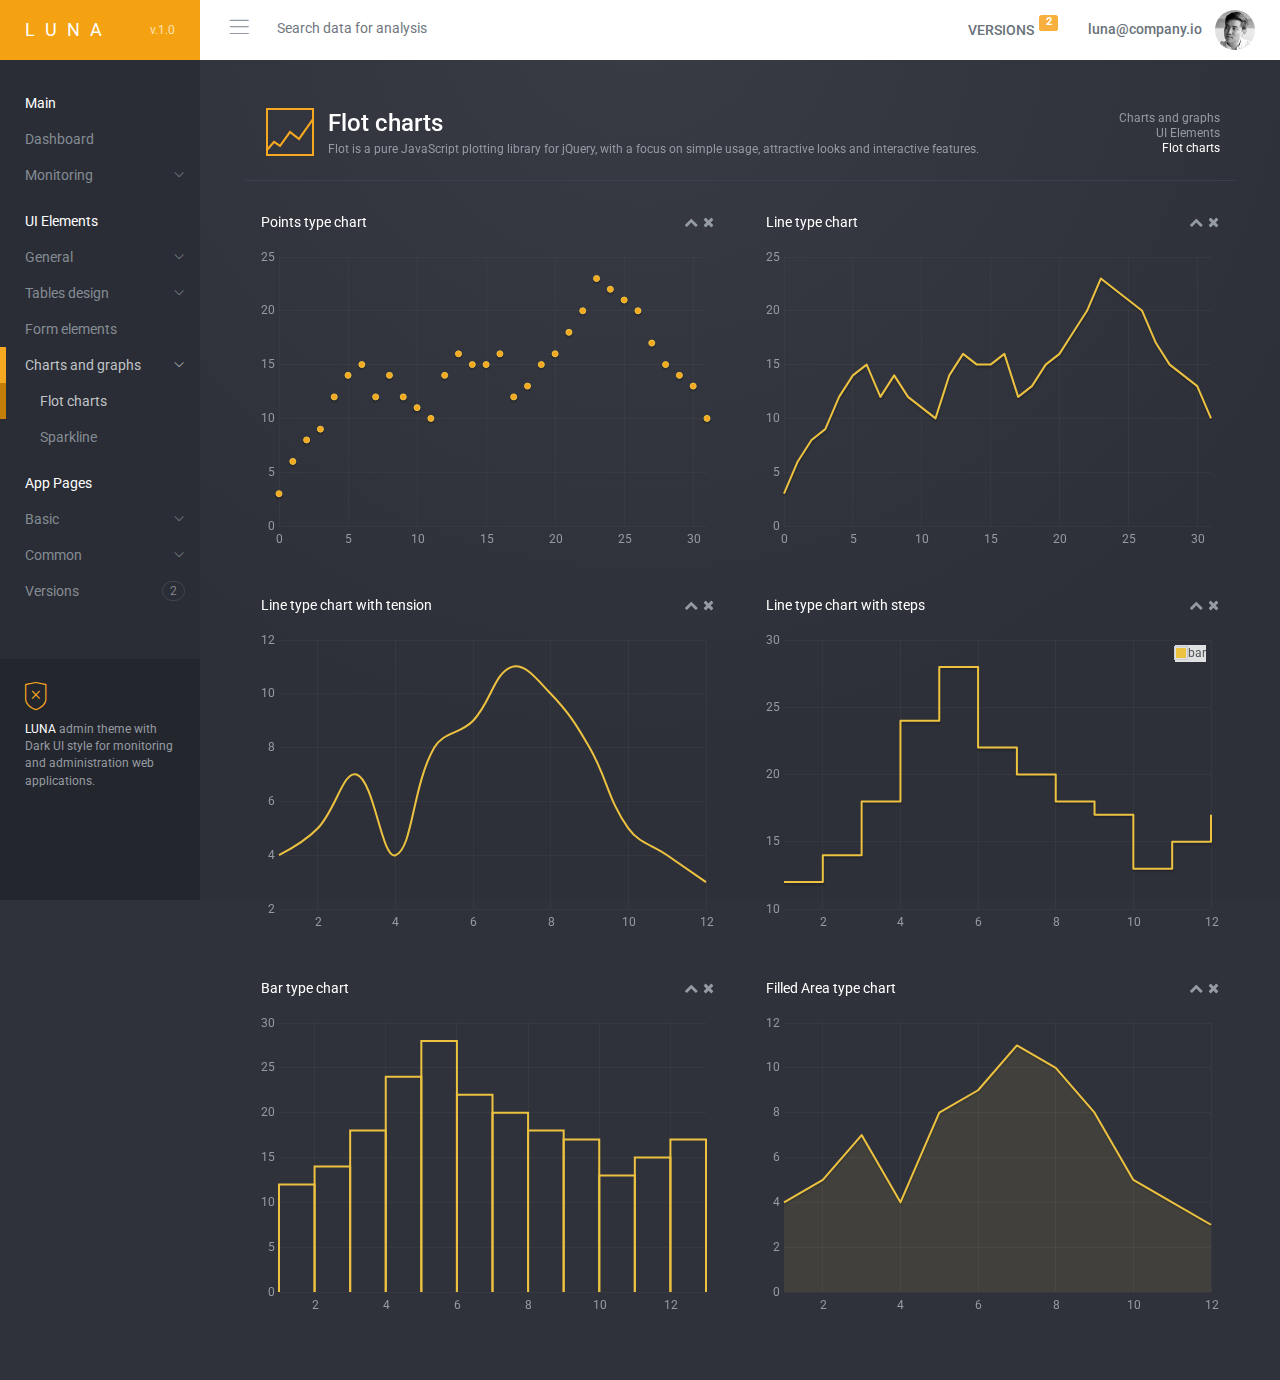
<file: public/luna_admin-v1.1/flotCharts.html>
<!DOCTYPE html>
<html>

<!-- Mirrored from webapplayers.com/luna_admin-v1.1/flotCharts.html by HTTrack Website Copier/3.x [XR&CO'2014], Thu, 09 Jun 2016 02:18:04 GMT -->
<head>
    <meta charset="utf-8">
    <meta http-equiv="X-UA-Compatible" content="IE=edge">
    <meta name="viewport" content="width=device-width, initial-scale=1.0">

    <link href='http://fonts.googleapis.com/css?family=Roboto:300,400,500,700,900' rel='stylesheet' type='text/css'>

    <!-- Page title -->
    <title>LUNA | Responsive Admin Theme</title>

    <!-- Vendor styles -->
    <link rel="stylesheet" href="vendor/fontawesome/css/font-awesome.css"/>
    <link rel="stylesheet" href="vendor/animate.css/animate.css"/>
    <link rel="stylesheet" href="vendor/bootstrap/css/bootstrap.css"/>

    <!-- App styles -->
    <link rel="stylesheet" href="styles/pe-icons/pe-icon-7-stroke.css"/>
    <link rel="stylesheet" href="styles/pe-icons/helper.css"/>
    <link rel="stylesheet" href="styles/stroke-icons/style.css"/>
    <link rel="stylesheet" href="styles/style.css">
</head>
<body>

<!-- Wrapper-->
<div class="wrapper">

    <!-- Header-->
    <nav class="navbar navbar-default navbar-fixed-top">
        <div class="container-fluid">
            <div class="navbar-header">
                <div id="mobile-menu">
                    <div class="left-nav-toggle">
                        <a href="#">
                            <i class="stroke-hamburgermenu"></i>
                        </a>
                    </div>
                </div>
                <a class="navbar-brand" href="index.html">
                    LUNA
                    <span>v.1.0</span>
                </a>
            </div>
            <div id="navbar" class="navbar-collapse collapse">
                <div class="left-nav-toggle">
                    <a href="#">
                        <i class="stroke-hamburgermenu"></i>
                    </a>
                </div>
                <form class="navbar-form navbar-left">
                    <input type="text" class="form-control" placeholder="Search data for analysis" style="width: 175px">
                </form>
                <ul class="nav navbar-nav navbar-right">
                    <li class="dropdown">
                        <a href="versions.html" >Versions
                            <span class="label label-warning pull-right">2</span>
                        </a>
                    </li>
                    <li class=" profil-link">
                        <a href="login.html">
                            <span class="profile-address">luna@company.io</span>
                            <img src="images/profile.jpg" class="img-circle" alt="">
                        </a>
                    </li>
                </ul>
            </div>
        </div>
    </nav>
    <!-- End header-->

    <!-- Navigation-->
    <aside class="navigation">
        <nav>
            <ul class="nav luna-nav">
                <li class="nav-category">
                    Main
                </li>
                <li>
                    <a href="index.html">Dashboard</a>
                </li>

                <li>
                    <a href="#monitoring" data-toggle="collapse" aria-expanded="false">
                        Monitoring<span class="sub-nav-icon"> <i class="stroke-arrow"></i> </span>
                    </a>
                    <ul id="monitoring" class="nav nav-second collapse">
                        <li><a href="metrics.html"> Metrics</a></li>
                        <li><a href="usage.html"> Usage</a></li>
                        <li><a href="activity.html"> Activity</a></li>
                    </ul>
                </li>
                <li class="nav-category">
                    UI Elements
                </li>
                <li>
                    <a href="#uielements" data-toggle="collapse" aria-expanded="false">
                        General<span class="sub-nav-icon"> <i class="stroke-arrow"></i> </span>
                    </a>
                    <ul id="uielements" class="nav nav-second collapse">
                        <li><a href="panels.html">Panels</a></li>
                        <li><a href="typography.html">Typography</a></li>
                        <li><a href="icons.html">Icons</a></li>
                        <li><a href="buttons.html">Buttons</a></li>
                        <li><a href="tabs.html">Tabs</a></li>
                        <li><a href="modals.html">Modals</a></li>
                        <li><a href="alerts.html">Alerts</a></li>
                        <li><a href="gridSystem.html">Grid system</a></li>
                        <li><a href="draggable.html">Draggable</a></li>
                    </ul>
                </li>
                <li>
                    <a href="#tables" data-toggle="collapse" aria-expanded="false">
                        Tables design<span class="sub-nav-icon"> <i class="stroke-arrow"></i> </span>
                    </a>
                    <ul id="tables" class="nav nav-second collapse">
                        <li><a href="tableStyles.html">Table styles</a></li>
                        <li><a href="dataTables.html">Data Tables</a></li>
                    </ul>
                </li>
                <li>
                    <a href="formElements.html"> Form elements </a>
                </li>
                <li class="active">
                    <a href="#charts" data-toggle="collapse" aria-expanded="false">
                        Charts and graphs<span class="sub-nav-icon"> <i class="stroke-arrow"></i> </span>
                    </a>
                    <ul id="charts" class="nav nav-second collapse in">
                        <li class="active"><a href="flotCharts.html">Flot charts</a></li>
                        <li><a href="sparkline.html">Sparkline</a></li>
                    </ul>
                </li>

                <li class="nav-category">
                    App Pages
                </li>

                <li>
                    <a href="#extras" data-toggle="collapse" aria-expanded="false">
                        Basic <span class="sub-nav-icon"> <i class="stroke-arrow"></i> </span>
                    </a>
                    <ul id="extras" class="nav nav-second collapse">
                        <li><a href="profile.html">Profile</a></li>
                        <li><a href="support.html">Support</a></li>
                        <li><a href="nestableList.html">List</a></li>
                        <li><a href="timeline.html">Timeline</a></li>

                    </ul>
                </li>
                <li>
                    <a href="#common" data-toggle="collapse" aria-expanded="false">
                        Common <span class="sub-nav-icon"> <i class="stroke-arrow"></i> </span>
                    </a>
                    <ul id="common" class="nav nav-second collapse">
                        <li><a href="login.html">Login</a></li>
                        <li><a href="register.html">Register</a></li>
                        <li><a href="forgotPassword.html">Forgot password</a></li>
                        <li><a href="error.html">Error page</a></li>
                    </ul>
                </li>
                <li>
                    <a href="versions.html">
                        <span class="badge pull-right">2</span>
                        Versions
                    </a>
                </li>
                <li class="nav-info">
                    <i class="pe pe-7s-shield text-accent"></i>
                    <div class="m-t-xs">
                        <span class="c-white">LUNA</span> admin theme with Dark UI style for monitoring and administration web applications.
                    </div>
                </li>
            </ul>
        </nav>
    </aside>
    <!-- End navigation-->


    <!-- Main content-->
    <section class="content">
        <div class="container-fluid">


            <div class="row">
                <div class="col-lg-12">
                    <div class="view-header">
                        <div class="pull-right text-right" style="line-height: 14px">
                            <small>Charts and graphs<br>UI Elements<br> <span class="c-white">Flot charts</span></small>
                        </div>
                        <div class="header-icon">
                            <i class="pe page-header-icon pe-7s-graph2"></i>
                        </div>
                        <div class="header-title">
                            <h3>Flot charts</h3>
                            <small>
                                Flot is a pure JavaScript plotting library for jQuery, with a focus on simple usage, attractive looks and interactive features.
                            </small>
                        </div>
                    </div>
                    <hr>
                </div>
            </div>


            <div class="row">

                <div class="col-md-6">
                    <div class="panel">
                        <div class="panel-heading">
                            <div class="panel-tools">
                                <a class="panel-toggle"><i class="fa fa-chevron-up"></i></a>
                                <a class="panel-close"><i class="fa fa-times"></i></a>
                            </div>
                            Points type chart
                        </div>
                        <div class="panel-body">
                            <div class="flot-chart">
                                <div class="flot-chart-content" id="flotExample1"></div>
                            </div>

                        </div>
                    </div>
                </div>

                <div class="col-md-6">
                    <div class="panel">
                        <div class="panel-heading">
                            <div class="panel-tools">
                                <a class="panel-toggle"><i class="fa fa-chevron-up"></i></a>
                                <a class="panel-close"><i class="fa fa-times"></i></a>
                            </div>
                            Line type chart
                        </div>
                        <div class="panel-body">
                            <div class="flot-chart">
                                <div class="flot-chart-content" id="flotExample2"></div>
                            </div>
                        </div>
                    </div>
                </div>

            </div>

            <div class="row">

                <div class="col-md-6">
                    <div class="panel">
                        <div class="panel-heading">
                            <div class="panel-tools">
                                <a class="panel-toggle"><i class="fa fa-chevron-up"></i></a>
                                <a class="panel-close"><i class="fa fa-times"></i></a>
                            </div>
                            Line type chart with tension
                        </div>
                        <div class="panel-body">
                            <div class="flot-chart">
                                <div class="flot-chart-content" id="flotExample5"></div>
                            </div>

                        </div>
                    </div>
                </div>

                <div class="col-md-6">
                    <div class="panel">
                        <div class="panel-heading">
                            <div class="panel-tools">
                                <a class="panel-toggle"><i class="fa fa-chevron-up"></i></a>
                                <a class="panel-close"><i class="fa fa-times"></i></a>
                            </div>
                            Line type chart with steps
                        </div>
                        <div class="panel-body">
                            <div class="flot-chart">
                                <div class="flot-chart-content" id="flotExample4"></div>
                            </div>

                        </div>
                    </div>
                </div>

            </div>
            <div class="row">

                <div class="col-md-6">
                    <div class="panel">
                        <div class="panel-heading">
                            <div class="panel-tools">
                                <a class="panel-toggle"><i class="fa fa-chevron-up"></i></a>
                                <a class="panel-close"><i class="fa fa-times"></i></a>
                            </div>
                            Bar type chart
                        </div>
                        <div class="panel-body">
                            <div class="flot-chart">
                                <div class="flot-chart-content" id="flotExample3"></div>
                            </div>

                        </div>
                    </div>
                </div>

                <div class="col-md-6">
                    <div class="panel">
                        <div class="panel-heading">
                            <div class="panel-tools">
                                <a class="panel-toggle"><i class="fa fa-chevron-up"></i></a>
                                <a class="panel-close"><i class="fa fa-times"></i></a>
                            </div>
                            Filled Area type chart
                        </div>
                        <div class="panel-body">
                            <div class="flot-chart">
                                <div class="flot-chart-content" id="flotExample6"></div>
                            </div>

                        </div>
                    </div>
                </div>

            </div>


        </div>
    </section>
    <!-- End main content-->

</div>
<!-- End wrapper-->

<!-- Vendor scripts -->
<script src="vendor/pacejs/pace.min.js"></script>
<script src="vendor/jquery/dist/jquery.min.js"></script>
<script src="vendor/bootstrap/js/bootstrap.min.js"></script>
<script src="vendor/flot/jquery.flot.min.js"></script>
<script src="vendor/flot/jquery.flot.resize.min.js"></script>
<script src="vendor/flot/jquery.flot.spline.js"></script>

<!-- App scripts -->
<script src="scripts/luna.js"></script>

<script>
    $(document).ready(function () {

        var data1 = [ [0, 3], [1, 6], [2, 8], [3, 9], [4, 12], [5, 14], [6, 15], [7, 12],
            [8, 14], [9, 12], [10, 11], [11, 10], [12, 14], [13, 16], [14, 15], [15, 15],
            [16, 16], [17, 12], [18, 13], [19, 15], [20, 16], [21, 18], [22, 20], [23, 23],
            [24, 22], [25, 21], [26, 20], [27, 17], [28, 15], [29, 14], [30, 13], [31, 10]];

        var chartUsersOptions = {
            points: {
                show: true,
                fill: true,
                lineWidth: 1,
                fillColor: "#f6a821"
            },
            grid: {
                borderWidth: 0
            }
        };

        $.plot($("#flotExample1"), [data1], chartUsersOptions);


        var chartUsersOptions = {
            lines: {
                show: true,
                fill: false,
                lineWidth: 2,
                fillColor: "#f6a821"
            },
            grid: {
                borderWidth: 0
            }
        };

        $.plot($("#flotExample2"), [data1], chartUsersOptions);

        var data2 = [
            {
                label: "bar",
                data: [ [1, 12], [2, 14], [3, 18], [4, 24], [5, 28], [6, 22],[7, 20], [8, 18], [9, 17], [10, 13], [11, 15], [12, 17] ]
            }
        ];

        var chartUsersOptions2 = {
            bars: {
                show: true,
                fill: false,
                lineWidth: 2,
                fillColor: "#f6a821"
            },
            legend: {
                show: false
            },
            grid: {
                borderWidth: 0
            }
        };

        $.plot($("#flotExample3"), data2, chartUsersOptions2);


        var chartUsersOptions2 = {
            lines: {
                show: true,
                steps: true
            },
            grid: {
                borderWidth: 0
            }
        };

        $.plot($("#flotExample4"), data2, chartUsersOptions2);

        var data2 = [
            {
                data: [ [1, 4], [2, 5], [3, 7], [4, 4], [5, 8], [6, 9],[7, 11], [8, 10], [9, 8], [10, 5], [11, 4], [12, 3] ]
            }
        ];

        var chartUsersOptions2 = {
            series: {
                splines: {
                    show: true,
                    tension: 0.4,
                    lineWidth: 2,
                    fill: false
                },
            },
            legend: {
                show: false
            },
            grid: {
                borderWidth: 0
            }
        };

        $.plot($("#flotExample5"), data2, chartUsersOptions2);

        var data2 = [
            {
                data: [ [1, 4], [2, 5], [3, 7], [4, 4], [5, 8], [6, 9],[7, 11], [8, 10], [9, 8], [10, 5], [11, 4], [12, 3] ]
            }
        ];

        var chartUsersOptions2 = {
            lines: {
                show: true,
                fill: 0.1
            },
            grid: {
                borderWidth: 0
            }
        };

        $.plot($("#flotExample6"), data2, chartUsersOptions2);

    });
</script>

</body>


<!-- Mirrored from webapplayers.com/luna_admin-v1.1/flotCharts.html by HTTrack Website Copier/3.x [XR&CO'2014], Thu, 09 Jun 2016 02:18:04 GMT -->
</html>
</file>
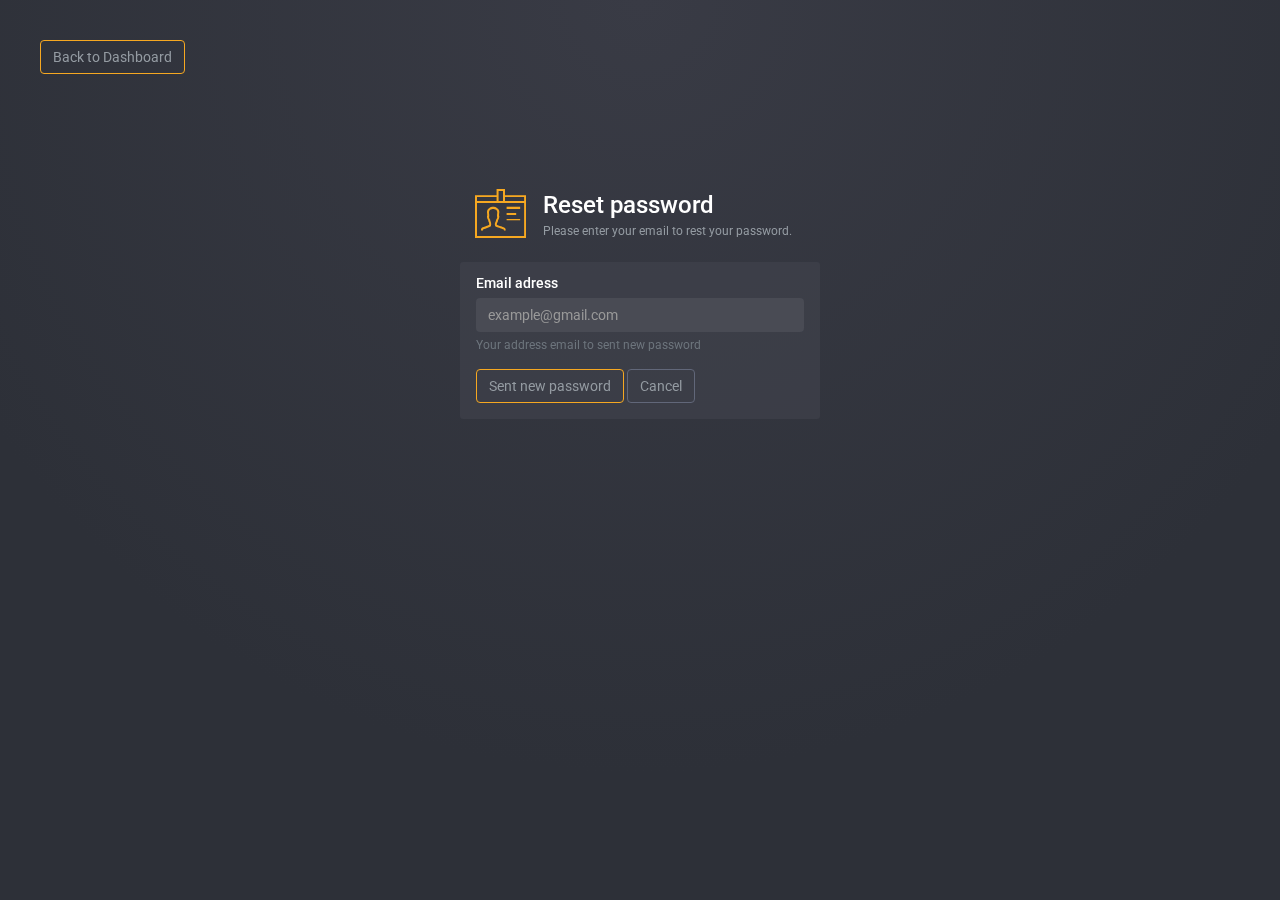
<file: public/luna_admin-v1.1/forgotPassword.html>
<!DOCTYPE html>
<html>

<!-- Mirrored from webapplayers.com/luna_admin-v1.1/forgotPassword.html by HTTrack Website Copier/3.x [XR&CO'2014], Thu, 09 Jun 2016 02:18:05 GMT -->
<head>
    <meta charset="utf-8">
    <meta http-equiv="X-UA-Compatible" content="IE=edge">
    <meta name="viewport" content="width=device-width, initial-scale=1.0">

    <link href='http://fonts.googleapis.com/css?family=Roboto:300,400,500,700,900' rel='stylesheet' type='text/css'>

    <!-- Page title -->
    <title>LUNA | Responsive Admin Theme</title>

    <!-- Vendor styles -->
    <link rel="stylesheet" href="vendor/fontawesome/css/font-awesome.css"/>
    <link rel="stylesheet" href="vendor/animate.css/animate.css"/>
    <link rel="stylesheet" href="vendor/bootstrap/css/bootstrap.css"/>

    <!-- App styles -->
    <link rel="stylesheet" href="styles/pe-icons/pe-icon-7-stroke.css"/>
    <link rel="stylesheet" href="styles/pe-icons/helper.css"/>
    <link rel="stylesheet" href="styles/stroke-icons/style.css"/>
    <link rel="stylesheet" href="styles/style.css">
</head>
<body class="blank">

<!-- Wrapper-->
<div class="wrapper">


    <!-- Main content-->
    <section class="content">
        <div class="back-link">
            <a href="index.html" class="btn btn-accent">Back to Dashboard</a>
        </div>

        <div class="container-center animated slideInDown">


            <div class="view-header">
                <div class="header-icon">
                    <i class="pe page-header-icon pe-7s-id"></i>
                </div>
                <div class="header-title">
                    <h3>Reset password</h3>
                    <small>
                        Please enter your email to rest your password.
                    </small>
                </div>
            </div>

            <div class="panel panel-filled">
                <div class="panel-body">
                    <form action="https://webapplayers.com/luna_admin-v1.1/index.html" id="loginForm" novalidate>
                        <div class="form-group">
                            <label class="control-label" for="email">Email adress</label>
                            <input type="text" placeholder="example@gmail.com" title="Please enter you username" required="" value="" name="email" id="email" class="form-control">
                            <span class="help-block small">Your address email to sent new password</span>
                        </div>
                        <div>
                            <button class="btn btn-accent">Sent new password</button>
                            <a class="btn btn-default" href="index.html">Cancel</a>
                        </div>
                    </form>
                </div>
            </div>

        </div>
    </section>
    <!-- End main content-->

</div>
<!-- End wrapper-->

<!-- Vendor scripts -->
<script src="vendor/pacejs/pace.min.js"></script>
<script src="vendor/jquery/dist/jquery.min.js"></script>
<script src="vendor/bootstrap/js/bootstrap.min.js"></script>

<!-- App scripts -->
<script src="scripts/luna.js"></script>

</body>


<!-- Mirrored from webapplayers.com/luna_admin-v1.1/forgotPassword.html by HTTrack Website Copier/3.x [XR&CO'2014], Thu, 09 Jun 2016 02:18:05 GMT -->
</html>
</file>
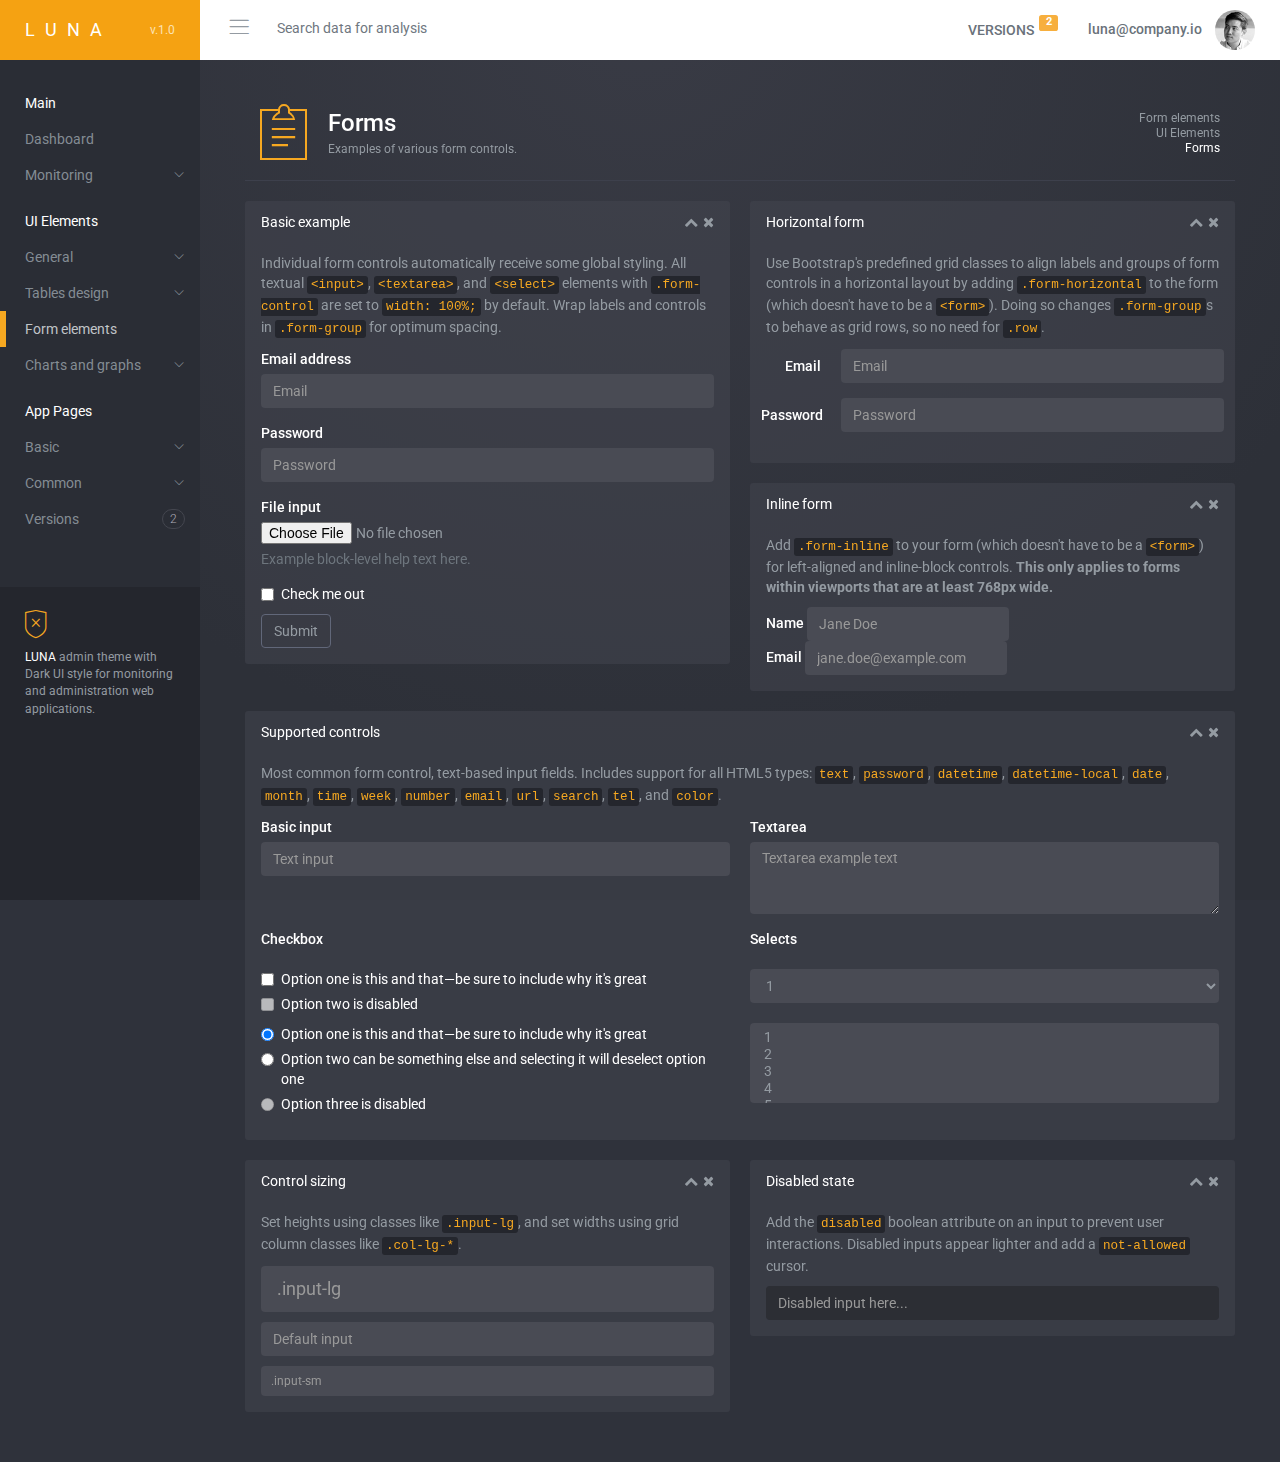
<file: public/luna_admin-v1.1/formElements.html>
<!DOCTYPE html>
<html>

<!-- Mirrored from webapplayers.com/luna_admin-v1.1/formElements.html by HTTrack Website Copier/3.x [XR&CO'2014], Thu, 09 Jun 2016 02:18:04 GMT -->
<head>
    <meta charset="utf-8">
    <meta http-equiv="X-UA-Compatible" content="IE=edge">
    <meta name="viewport" content="width=device-width, initial-scale=1.0">

    <link href='http://fonts.googleapis.com/css?family=Roboto:300,400,500,700,900' rel='stylesheet' type='text/css'>

    <!-- Page title -->
    <title>LUNA | Responsive Admin Theme</title>

    <!-- Vendor styles -->
    <link rel="stylesheet" href="vendor/fontawesome/css/font-awesome.css"/>
    <link rel="stylesheet" href="vendor/animate.css/animate.css"/>
    <link rel="stylesheet" href="vendor/bootstrap/css/bootstrap.css"/>

    <!-- App styles -->
    <link rel="stylesheet" href="styles/pe-icons/pe-icon-7-stroke.css"/>
    <link rel="stylesheet" href="styles/pe-icons/helper.css"/>
    <link rel="stylesheet" href="styles/stroke-icons/style.css"/>
    <link rel="stylesheet" href="styles/style.css">
</head>
<body>

<!-- Wrapper-->
<div class="wrapper">

    <!-- Header-->
    <nav class="navbar navbar-default navbar-fixed-top">
        <div class="container-fluid">
            <div class="navbar-header">
                <div id="mobile-menu">
                    <div class="left-nav-toggle">
                        <a href="#">
                            <i class="stroke-hamburgermenu"></i>
                        </a>
                    </div>
                </div>
                <a class="navbar-brand" href="index.html">
                    LUNA
                    <span>v.1.0</span>
                </a>
            </div>
            <div id="navbar" class="navbar-collapse collapse">
                <div class="left-nav-toggle">
                    <a href="#">
                        <i class="stroke-hamburgermenu"></i>
                    </a>
                </div>
                <form class="navbar-form navbar-left">
                    <input type="text" class="form-control" placeholder="Search data for analysis" style="width: 175px">
                </form>
                <ul class="nav navbar-nav navbar-right">
                    <li class="dropdown">
                        <a href="versions.html" >Versions
                            <span class="label label-warning pull-right">2</span>
                        </a>
                    </li>
                    <li class=" profil-link">
                        <a href="login.html">
                            <span class="profile-address">luna@company.io</span>
                            <img src="images/profile.jpg" class="img-circle" alt="">
                        </a>
                    </li>
                </ul>
            </div>
        </div>
    </nav>
    <!-- End header-->

    <!-- Navigation-->
    <aside class="navigation">
        <nav>
            <ul class="nav luna-nav">
                <li class="nav-category">
                    Main
                </li>
                <li>
                    <a href="index.html">Dashboard</a>
                </li>

                <li>
                    <a href="#monitoring" data-toggle="collapse" aria-expanded="false">
                        Monitoring<span class="sub-nav-icon"> <i class="stroke-arrow"></i> </span>
                    </a>
                    <ul id="monitoring" class="nav nav-second collapse">
                        <li><a href="metrics.html"> Metrics</a></li>
                        <li><a href="usage.html"> Usage</a></li>
                        <li><a href="activity.html"> Activity</a></li>
                    </ul>
                </li>
                <li class="nav-category">
                    UI Elements
                </li>
                <li>
                    <a href="#uielements" data-toggle="collapse" aria-expanded="false">
                        General<span class="sub-nav-icon"> <i class="stroke-arrow"></i> </span>
                    </a>
                    <ul id="uielements" class="nav nav-second collapse">
                        <li><a href="panels.html">Panels</a></li>
                        <li><a href="typography.html">Typography</a></li>
                        <li><a href="icons.html">Icons</a></li>
                        <li><a href="buttons.html">Buttons</a></li>
                        <li><a href="tabs.html">Tabs</a></li>
                        <li><a href="modals.html">Modals</a></li>
                        <li><a href="alerts.html">Alerts</a></li>
                        <li><a href="gridSystem.html">Grid system</a></li>
                        <li><a href="draggable.html">Draggable</a></li>
                    </ul>
                </li>
                <li>
                    <a href="#tables" data-toggle="collapse" aria-expanded="false">
                        Tables design<span class="sub-nav-icon"> <i class="stroke-arrow"></i> </span>
                    </a>
                    <ul id="tables" class="nav nav-second collapse">
                        <li><a href="tableStyles.html">Table styles</a></li>
                        <li><a href="dataTables.html">Data Tables</a></li>
                    </ul>
                </li>
                <li class="active">
                    <a href="formElements.html"> Form elements </a>
                </li>
                <li>
                    <a href="#charts" data-toggle="collapse" aria-expanded="false">
                        Charts and graphs<span class="sub-nav-icon"> <i class="stroke-arrow"></i> </span>
                    </a>
                    <ul id="charts" class="nav nav-second collapse">
                        <li><a href="flotCharts.html">Flot charts</a></li>
                        <li><a href="sparkline.html">Sparkline</a></li>
                    </ul>
                </li>

                <li class="nav-category">
                    App Pages
                </li>

                <li>
                    <a href="#extras" data-toggle="collapse" aria-expanded="false">
                        Basic <span class="sub-nav-icon"> <i class="stroke-arrow"></i> </span>
                    </a>
                    <ul id="extras" class="nav nav-second collapse">
                        <li><a href="profile.html">Profile</a></li>
                        <li><a href="support.html">Support</a></li>
                        <li><a href="nestableList.html">List</a></li>
                        <li><a href="timeline.html">Timeline</a></li>

                    </ul>
                </li>
                <li>
                    <a href="#common" data-toggle="collapse" aria-expanded="false">
                        Common <span class="sub-nav-icon"> <i class="stroke-arrow"></i> </span>
                    </a>
                    <ul id="common" class="nav nav-second collapse">
                        <li><a href="login.html">Login</a></li>
                        <li><a href="register.html">Register</a></li>
                        <li><a href="forgotPassword.html">Forgot password</a></li>
                        <li><a href="error.html">Error page</a></li>
                    </ul>
                </li>
                <li>
                    <a href="versions.html">
                        <span class="badge pull-right">2</span>
                        Versions
                    </a>
                </li>
                <li class="nav-info">
                    <i class="pe pe-7s-shield text-accent"></i>
                    <div class="m-t-xs">
                        <span class="c-white">LUNA</span> admin theme with Dark UI style for monitoring and administration web applications.
                    </div>
                </li>
            </ul>
        </nav>
    </aside>
    <!-- End navigation-->


    <!-- Main content-->
    <section class="content">
        <div class="container-fluid">


            <div class="row">
                <div class="col-lg-12">
                    <div class="view-header">
                        <div class="pull-right text-right" style="line-height: 14px">
                            <small>Form elements<br>UI Elements<br> <span class="c-white">Forms</span></small>
                        </div>
                        <div class="header-icon">
                            <i class="pe page-header-icon pe-7s-note2"></i>
                        </div>
                        <div class="header-title">
                            <h3>Forms</h3>
                            <small>
                                Examples of various form controls.
                            </small>
                        </div>
                    </div>
                    <hr>
                </div>
            </div>

            <div class="row">

                <div class="col-md-6">
                    <div class="panel panel-filled">
                        <div class="panel-heading">
                            <div class="panel-tools">
                                <a class="panel-toggle"><i class="fa fa-chevron-up"></i></a>
                                <a class="panel-close"><i class="fa fa-times"></i></a>
                            </div>
                            Basic example
                        </div>
                        <div class="panel-body">

                            <p>Individual form controls automatically receive some global styling. All textual <code>&lt;input&gt;</code>, <code>&lt;textarea&gt;</code>, and <code>&lt;select&gt;</code> elements with <code>.form-control</code> are set to <code>width: 100%;</code> by default. Wrap labels and controls in <code>.form-group</code> for optimum spacing.</p>

                            <form>
                                <div class="form-group"><label for="exampleInputEmail1">Email address</label> <input type="email" class="form-control" id="exampleInputEmail1" placeholder="Email"></div>
                                <div class="form-group"><label for="exampleInputPassword1">Password</label> <input type="password" class="form-control" id="exampleInputPassword1" placeholder="Password"></div>
                                <div class="form-group"><label for="exampleInputFile">File input</label> <input type="file" id="exampleInputFile">

                                    <p class="help-block">Example block-level help text here.</p></div>
                                <div class="checkbox"><label> <input type="checkbox"> Check me out </label></div>
                                <button type="submit" class="btn btn-default">Submit</button>
                            </form>
                        </div>
                    </div>

                </div>
                <div class="col-md-6">
                    <div class="panel panel-filled">
                        <div class="panel-heading">
                            <div class="panel-tools">
                                <a class="panel-toggle"><i class="fa fa-chevron-up"></i></a>
                                <a class="panel-close"><i class="fa fa-times"></i></a>
                            </div>
                            Horizontal form
                        </div>
                        <div class="panel-body">

                            <p>Use Bootstrap's predefined grid classes to align labels and groups of form controls in a horizontal layout by adding <code>.form-horizontal</code> to the form (which doesn't have to be a <code>&lt;form&gt;</code>). Doing so changes <code>.form-group</code>s to behave as grid rows, so no need for <code>.row</code>.</p>

                            <form class="form-horizontal">
                                <div class="form-group"><label for="inputEmail3" class="col-sm-2 control-label">Email</label>

                                    <div class="col-sm-10"><input type="email" class="form-control" id="inputEmail3" placeholder="Email"></div>
                                </div>
                                <div class="form-group"><label for="inputPassword3" class="col-sm-2 control-label">Password</label>

                                    <div class="col-sm-10"><input type="password" class="form-control" id="inputPassword3" placeholder="Password"></div>
                                </div>
                            </form>
                        </div>
                    </div>
                    <div class="panel panel-filled">
                        <div class="panel-heading">
                            <div class="panel-tools">
                                <a class="panel-toggle"><i class="fa fa-chevron-up"></i></a>
                                <a class="panel-close"><i class="fa fa-times"></i></a>
                            </div>
                            Inline form
                        </div>
                        <div class="panel-body">
                            <p>Add <code>.form-inline</code> to your form (which doesn't have to be a <code>&lt;form&gt;</code>) for left-aligned and inline-block controls. <strong>This only applies to forms within viewports that are at least 768px wide.</strong></p>

                            <form class="form-inline">
                                <div class="form-group"><label for="exampleInputName2">Name</label> <input type="text" class="form-control" id="exampleInputName2" placeholder="Jane Doe"></div>
                                <div class="form-group"><label for="exampleInputEmail2">Email</label> <input type="email" class="form-control" id="exampleInputEmail2" placeholder="jane.doe@example.com"></div>
                            </form>
                        </div>
                    </div>
                </div>
            </div>
            <div class="row">
                <div class="col-lg-12">
                    <div class="panel panel-filled">
                        <div class="panel-heading">
                            <div class="panel-tools">
                                <a class="panel-toggle"><i class="fa fa-chevron-up"></i></a>
                                <a class="panel-close"><i class="fa fa-times"></i></a>
                            </div>
                            Supported controls
                        </div>
                        <div class="panel-body">

                            <p>Most common form control, text-based input fields. Includes support for all HTML5 types: <code>text</code>, <code>password</code>, <code>datetime</code>, <code>datetime-local</code>, <code>date</code>, <code>month</code>, <code>time</code>, <code>week</code>, <code>number</code>, <code>email</code>, <code>url</code>, <code>search</code>, <code>tel</code>, and <code>color</code>.</p>


                            <div class="row">
                                <div class="col-lg-6">

                                    <form>
                                        <div class=form-group>
                                            <label>Basic input</label>
                                            <input type="text" class="form-control" placeholder="Text input">
                                        </div>
                                    </form>

                                </div>
                                <div class="col-lg-6">
                                    <form>
                                        <div class=form-group>
                                            <label>Textarea</label>
                                            <textarea class="form-control" rows="3" placeholder="Textarea example text"></textarea>
                                        </div>
                                    </form>
                                </div>
                            </div>
                            <div class="row">
                                <div class="col-lg-6">

                                    <form>
                                        <div class=form-group>
                                            <label>Checkbox</label>
                                        </div>
                                        <div class="checkbox"><label> <input type="checkbox" value=""> Option one is this and that—be sure to include why it's great </label></div>
                                        <div class="checkbox disabled"><label> <input type="checkbox" value="" disabled="disabled"> Option two is disabled </label></div>

                                        <div class="radio"><label> <input type="radio" name="optionsRadios" id="optionsRadios1" value="option1" checked="checked"> Option one is this and that—be sure to include why it's great </label></div>
                                        <div class="radio"><label> <input type="radio" name="optionsRadios" id="optionsRadios2" value="option2"> Option two can be something else and selecting it will deselect option one </label></div>
                                        <div class="radio disabled"><label> <input type="radio" name="optionsRadios" id="optionsRadios3" value="option3" disabled="disabled"> Option three is disabled </label></div>
                                    </form>

                                </div>
                                <div class="col-lg-6">
                                    <form>
                                        <div class=form-group>
                                            <label>Selects</label>
                                        </div>
                                        <select class="form-control">
                                            <option>1</option>
                                            <option>2</option>
                                            <option>3</option>
                                            <option>4</option>
                                            <option>5</option>
                                        </select>
                                        <br/>
                                        <select multiple class="form-control">
                                            <option>1</option>
                                            <option>2</option>
                                            <option>3</option>
                                            <option>4</option>
                                            <option>5</option>
                                        </select>

                                    </form>
                                </div>
                            </div>
                        </div>
                    </div>
                </div>
            </div>
            <div class="row">

                <div class="col-lg-6">
                    <div class="panel panel-filled">
                        <div class="panel-heading">
                            <div class="panel-tools">
                                <a class="panel-toggle"><i class="fa fa-chevron-up"></i></a>
                                <a class="panel-close"><i class="fa fa-times"></i></a>
                            </div>
                            Control sizing
                        </div>
                        <div class="panel-body">

                            <p>Set heights using classes like <code>.input-lg</code>, and set widths using grid column classes like <code>.col-lg-*</code>.</p>

                            <form>
                                <input class="form-control input-lg m-t-sm" type="text" placeholder=".input-lg">
                                <input class="form-control m-t-sm" type="text" placeholder="Default input">
                                <input class="form-control input-sm m-t-sm" type="text" placeholder=".input-sm">

                            </form>

                        </div>
                    </div>

                </div>
                <div class="col-lg-6">

                    <div class="panel panel-filled">
                        <div class="panel-heading">
                            <div class="panel-tools">
                                <a class="panel-toggle"><i class="fa fa-chevron-up"></i></a>
                                <a class="panel-close"><i class="fa fa-times"></i></a>
                            </div>
                            Disabled state
                        </div>
                        <div class="panel-body">

                            <p>Add the <code>disabled</code> boolean attribute on an input to prevent user interactions. Disabled inputs appear lighter and add a <code>not-allowed</code> cursor.</p>

                            <form>
                                <input class="form-control" id="disabledInput" type="text" placeholder="Disabled input here..." disabled>
                            </form>

                        </div>
                    </div>

                </div>
            </div>
        </div>
    </section>
    <!-- End main content-->

</div>
<!-- End wrapper-->

<!-- Vendor scripts -->
<script src="vendor/pacejs/pace.min.js"></script>
<script src="vendor/jquery/dist/jquery.min.js"></script>
<script src="vendor/bootstrap/js/bootstrap.min.js"></script>

<!-- App scripts -->
<script src="scripts/luna.js"></script>

</body>


<!-- Mirrored from webapplayers.com/luna_admin-v1.1/formElements.html by HTTrack Website Copier/3.x [XR&CO'2014], Thu, 09 Jun 2016 02:18:04 GMT -->
</html>
</file>
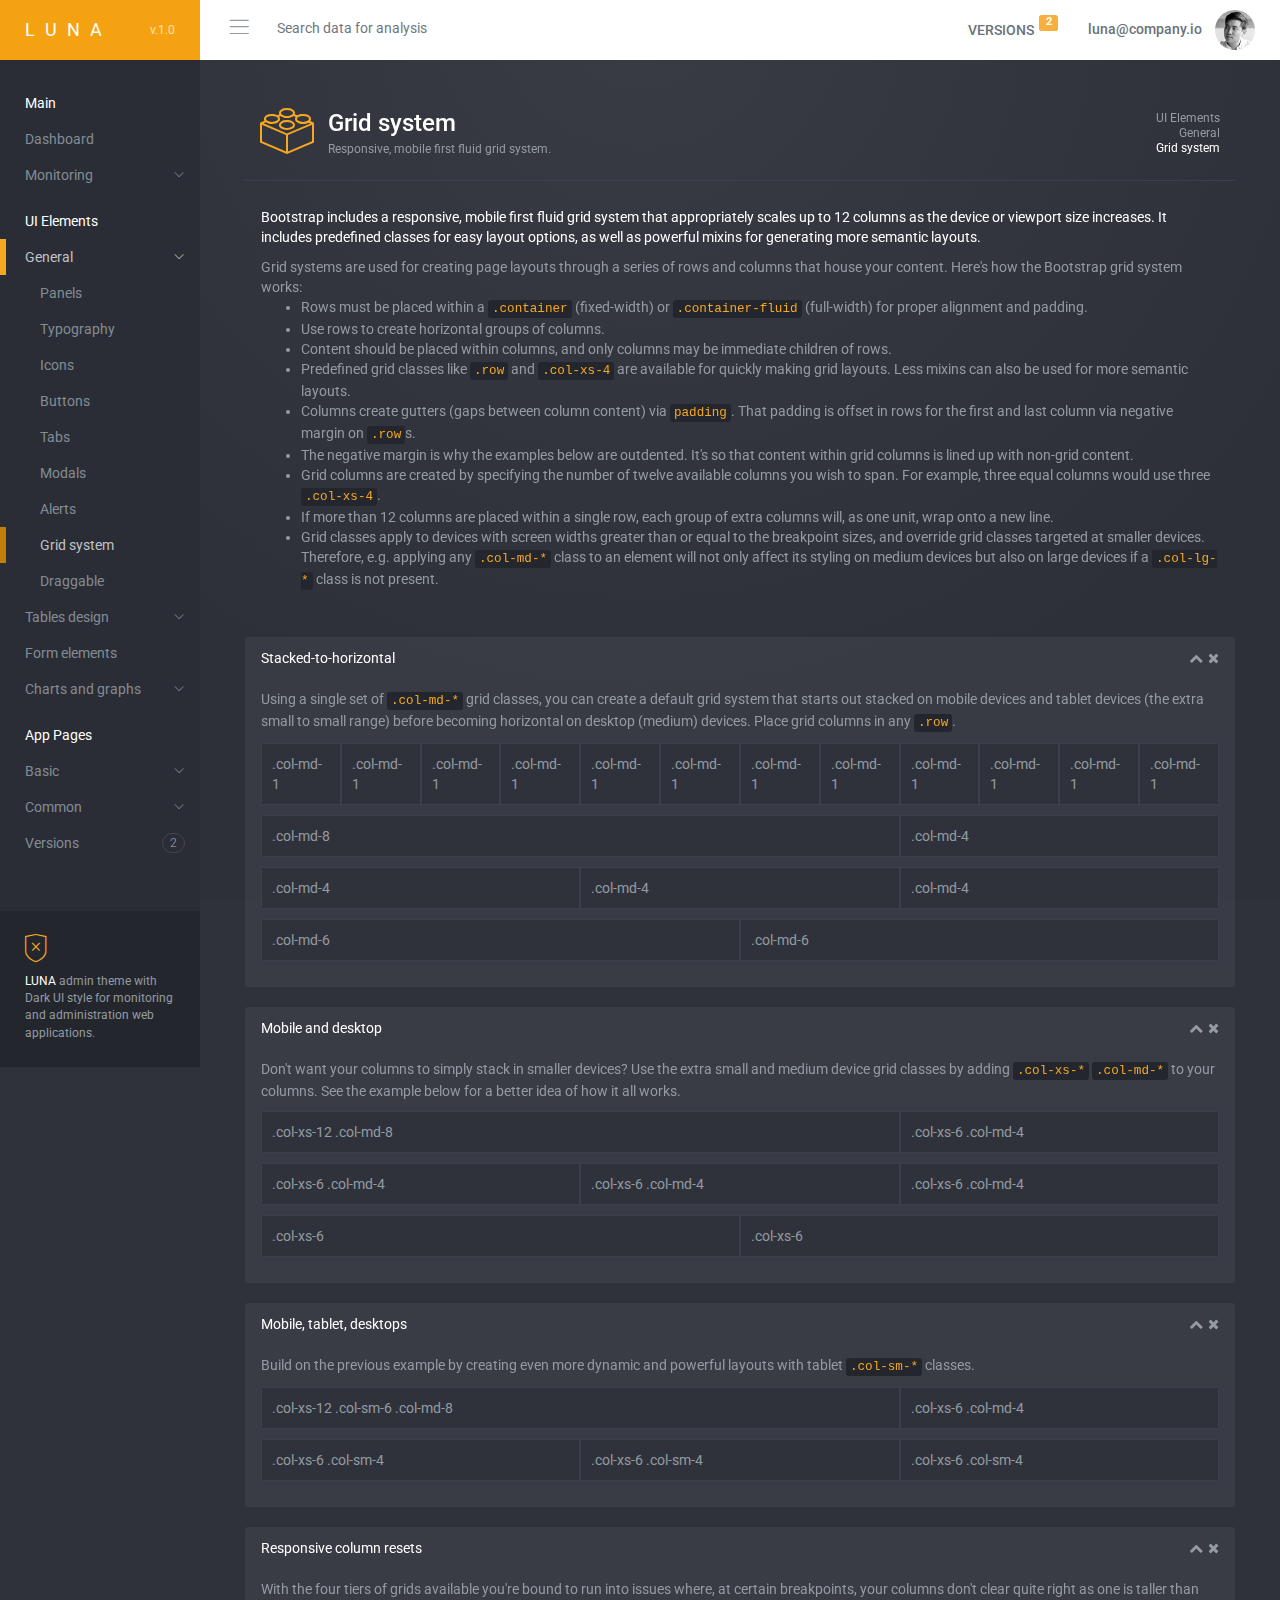
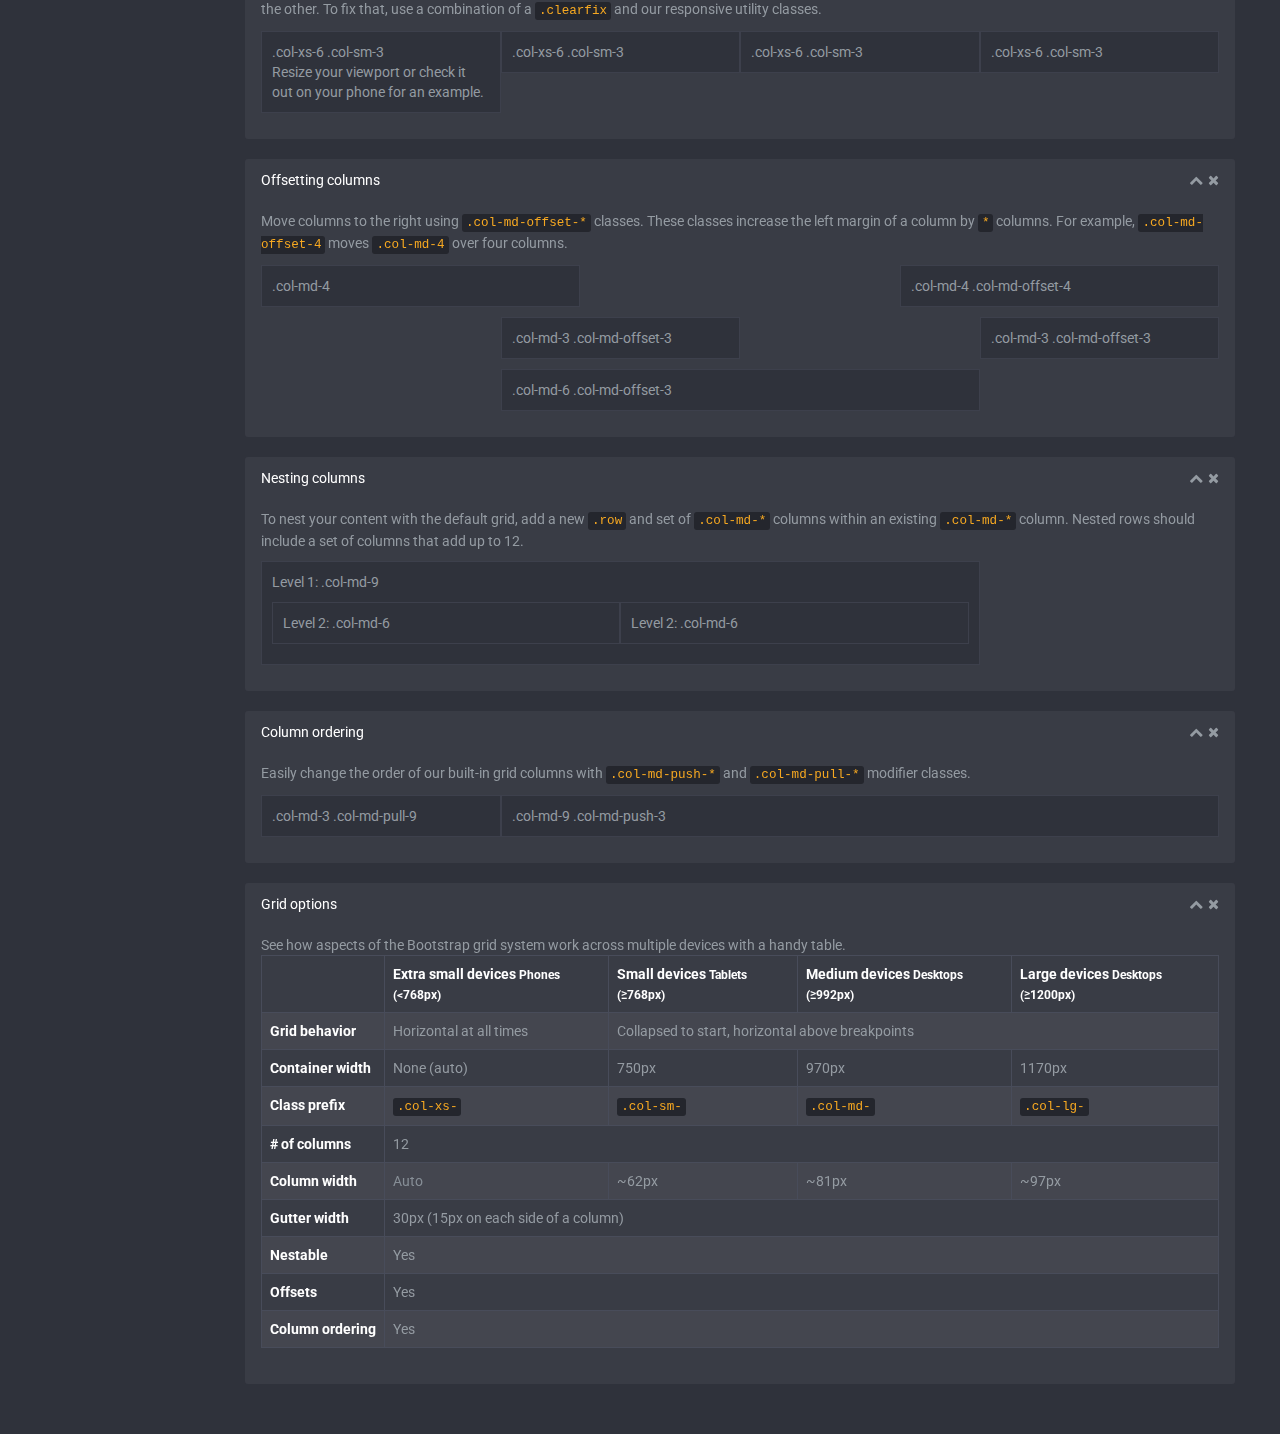
<file: public/luna_admin-v1.1/gridSystem.html>
<!DOCTYPE html>
<html>

<!-- Mirrored from webapplayers.com/luna_admin-v1.1/gridSystem.html by HTTrack Website Copier/3.x [XR&CO'2014], Thu, 09 Jun 2016 02:18:03 GMT -->
<head>
    <meta charset="utf-8">
    <meta http-equiv="X-UA-Compatible" content="IE=edge">
    <meta name="viewport" content="width=device-width, initial-scale=1.0">

    <link href='http://fonts.googleapis.com/css?family=Roboto:300,400,500,700,900' rel='stylesheet' type='text/css'>

    <!-- Page title -->
    <title>LUNA | Responsive Admin Theme</title>

    <!-- Vendor styles -->
    <link rel="stylesheet" href="vendor/fontawesome/css/font-awesome.css"/>
    <link rel="stylesheet" href="vendor/animate.css/animate.css"/>
    <link rel="stylesheet" href="vendor/bootstrap/css/bootstrap.css"/>

    <!-- App styles -->
    <link rel="stylesheet" href="styles/pe-icons/pe-icon-7-stroke.css"/>
    <link rel="stylesheet" href="styles/pe-icons/helper.css"/>
    <link rel="stylesheet" href="styles/stroke-icons/style.css"/>
    <link rel="stylesheet" href="styles/style.css">
</head>
<body>

<!-- Wrapper-->
<div class="wrapper">

    <!-- Header-->
    <nav class="navbar navbar-default navbar-fixed-top">
        <div class="container-fluid">
            <div class="navbar-header">
                <div id="mobile-menu">
                    <div class="left-nav-toggle">
                        <a href="#">
                            <i class="stroke-hamburgermenu"></i>
                        </a>
                    </div>
                </div>
                <a class="navbar-brand" href="index.html">
                    LUNA
                    <span>v.1.0</span>
                </a>
            </div>
            <div id="navbar" class="navbar-collapse collapse">
                <div class="left-nav-toggle">
                    <a href="#">
                        <i class="stroke-hamburgermenu"></i>
                    </a>
                </div>
                <form class="navbar-form navbar-left">
                    <input type="text" class="form-control" placeholder="Search data for analysis" style="width: 175px">
                </form>
                <ul class="nav navbar-nav navbar-right">
                    <li class="dropdown">
                        <a href="versions.html" >Versions
                            <span class="label label-warning pull-right">2</span>
                        </a>
                    </li>
                    <li class=" profil-link">
                        <a href="login.html">
                            <span class="profile-address">luna@company.io</span>
                            <img src="images/profile.jpg" class="img-circle" alt="">
                        </a>
                    </li>
                </ul>
            </div>
        </div>
    </nav>
    <!-- End header-->

    <!-- Navigation-->
    <aside class="navigation">
        <nav>
            <ul class="nav luna-nav">
                <li class="nav-category">
                    Main
                </li>
                <li>
                    <a href="index.html">Dashboard</a>
                </li>

                <li>
                    <a href="#monitoring" data-toggle="collapse" aria-expanded="false">
                        Monitoring<span class="sub-nav-icon"> <i class="stroke-arrow"></i> </span>
                    </a>
                    <ul id="monitoring" class="nav nav-second collapse">
                        <li><a href="metrics.html"> Metrics</a></li>
                        <li><a href="usage.html"> Usage</a></li>
                        <li><a href="activity.html"> Activity</a></li>
                    </ul>
                </li>
                <li class="nav-category">
                    UI Elements
                </li>
                <li class="active">
                    <a href="#uielements" data-toggle="collapse" aria-expanded="false">
                        General<span class="sub-nav-icon"> <i class="stroke-arrow"></i> </span>
                    </a>
                    <ul id="uielements" class="nav nav-second collapse in">
                        <li><a href="panels.html">Panels</a></li>
                        <li><a href="typography.html">Typography</a></li>
                        <li><a href="icons.html">Icons</a></li>
                        <li><a href="buttons.html">Buttons</a></li>
                        <li><a href="tabs.html">Tabs</a></li>
                        <li><a href="modals.html">Modals</a></li>
                        <li><a href="alerts.html">Alerts</a></li>
                        <li class="active"><a href="gridSystem.html">Grid system</a></li>
                        <li><a href="draggable.html">Draggable</a></li>
                    </ul>
                </li>
                <li>
                    <a href="#tables" data-toggle="collapse" aria-expanded="false">
                        Tables design<span class="sub-nav-icon"> <i class="stroke-arrow"></i> </span>
                    </a>
                    <ul id="tables" class="nav nav-second collapse">
                        <li><a href="tableStyles.html">Table styles</a></li>
                        <li><a href="dataTables.html">Data Tables</a></li>
                    </ul>
                </li>
                <li>
                    <a href="formElements.html"> Form elements </a>
                </li>
                <li>
                    <a href="#charts" data-toggle="collapse" aria-expanded="false">
                        Charts and graphs<span class="sub-nav-icon"> <i class="stroke-arrow"></i> </span>
                    </a>
                    <ul id="charts" class="nav nav-second collapse">
                        <li><a href="flotCharts.html">Flot charts</a></li>
                        <li><a href="sparkline.html">Sparkline</a></li>
                    </ul>
                </li>

                <li class="nav-category">
                    App Pages
                </li>

                <li>
                    <a href="#extras" data-toggle="collapse" aria-expanded="false">
                        Basic <span class="sub-nav-icon"> <i class="stroke-arrow"></i> </span>
                    </a>
                    <ul id="extras" class="nav nav-second collapse">
                        <li><a href="profile.html">Profile</a></li>
                        <li><a href="support.html">Support</a></li>
                        <li><a href="nestableList.html">List</a></li>
                        <li><a href="timeline.html">Timeline</a></li>

                    </ul>
                </li>
                <li>
                    <a href="#common" data-toggle="collapse" aria-expanded="false">
                        Common <span class="sub-nav-icon"> <i class="stroke-arrow"></i> </span>
                    </a>
                    <ul id="common" class="nav nav-second collapse">
                        <li><a href="login.html">Login</a></li>
                        <li><a href="register.html">Register</a></li>
                        <li><a href="forgotPassword.html">Forgot password</a></li>
                        <li><a href="error.html">Error page</a></li>
                    </ul>
                </li>
                <li>
                    <a href="versions.html">
                        <span class="badge pull-right">2</span>
                        Versions
                    </a>
                </li>
                <li class="nav-info">
                    <i class="pe pe-7s-shield text-accent"></i>
                    <div class="m-t-xs">
                        <span class="c-white">LUNA</span> admin theme with Dark UI style for monitoring and administration web applications.
                    </div>
                </li>
            </ul>
        </nav>
    </aside>
    <!-- End navigation-->


    <!-- Main content-->
    <section class="content">
        <div class="container-fluid">

            <div class="row">
                <div class="col-lg-12">
                    <div class="view-header">
                        <div class="pull-right text-right" style="line-height: 14px">
                            <small>UI Elements<br>General<br> <span class="c-white">Grid system</span></small>
                        </div>
                        <div class="header-icon">
                            <i class="pe page-header-icon pe-7s-plugin"></i>
                        </div>
                        <div class="header-title">
                            <h3>Grid system</h3>
                            <small>
                                Responsive, mobile first fluid grid system.
                            </small>
                        </div>
                    </div>
                    <hr>
                </div>
            </div>

            <div class="row">

                <div class="col-md-12">

                    <div class="panel">
                        <div class="panel-body">
                            <p class="c-white">
                                Bootstrap includes a responsive, mobile first fluid grid system that appropriately scales up to 12 columns as the device or viewport size increases. It includes predefined classes for easy layout options, as well as powerful mixins for generating more semantic layouts.
                            </p>
                            Grid systems are used for creating page layouts through a series of rows and columns that house your content. Here's how the Bootstrap grid system works:
                            <ul>
                                <li>Rows must be placed within a <code>.container</code> (fixed-width) or <code>.container-fluid</code> (full-width) for proper alignment and padding.</li>
                                <li>Use rows to create horizontal groups of columns.</li>
                                <li>Content should be placed within columns, and only columns may be immediate children of rows.</li>
                                <li>Predefined grid classes like <code>.row</code> and <code>.col-xs-4</code> are available for quickly making grid layouts. Less mixins can also be used for more semantic layouts.</li>
                                <li>Columns create gutters (gaps between column content) via <code>padding</code>. That padding is offset in rows for the first and last column via negative margin on <code>.row</code>s.</li>
                                <li>The negative margin is why the examples below are outdented. It's so that content within grid columns is lined up with non-grid content.</li>
                                <li>Grid columns are created by specifying the number of twelve available columns you wish to span. For example, three equal columns would use three <code>.col-xs-4</code>.</li>
                                <li>If more than 12 columns are placed within a single row, each group of extra columns will, as one unit, wrap onto a new line.</li>
                                <li>Grid classes apply to devices with screen widths greater than or equal to the breakpoint sizes, and override grid classes targeted at smaller devices. Therefore, e.g. applying any <code>.col-md-*</code> class to an element will not only affect its styling on medium devices but also on large devices if a <code>.col-lg-*</code> class is not present.</li>
                            </ul>
                        </div>
                    </div>

                </div>

            </div>

            <div class="row">
                <div class="col-lg-12">
                    <div class="panel panel-filled">
                        <div class="panel-heading">
                            <div class="panel-tools">
                                <a class="panel-toggle"><i class="fa fa-chevron-up"></i></a>
                                <a class="panel-close"><i class="fa fa-times"></i></a>
                            </div>
                            Stacked-to-horizontal
                        </div>
                        <div class="panel-body">

                            <p>Using a single set of
                                <code>.col-md-*</code> grid classes, you can create a default grid system that starts out stacked on mobile devices and tablet devices (the extra small to small range) before
                                becoming horizontal on desktop (medium) devices. Place grid columns in any
                                <code>.row</code>.</p>

                            <div class="row show-grid">
                                <div class="col-md-1">.col-md-1</div>
                                <div class="col-md-1">.col-md-1</div>
                                <div class="col-md-1">.col-md-1</div>
                                <div class="col-md-1">.col-md-1</div>
                                <div class="col-md-1">.col-md-1</div>
                                <div class="col-md-1">.col-md-1</div>
                                <div class="col-md-1">.col-md-1</div>
                                <div class="col-md-1">.col-md-1</div>
                                <div class="col-md-1">.col-md-1</div>
                                <div class="col-md-1">.col-md-1</div>
                                <div class="col-md-1">.col-md-1</div>
                                <div class="col-md-1">.col-md-1</div>
                            </div>
                            <div class="row show-grid">
                                <div class="col-md-8">.col-md-8</div>
                                <div class="col-md-4">.col-md-4</div>
                            </div>
                            <div class="row show-grid">
                                <div class="col-md-4">.col-md-4</div>
                                <div class="col-md-4">.col-md-4</div>
                                <div class="col-md-4">.col-md-4</div>
                            </div>
                            <div class="row show-grid">
                                <div class="col-md-6">.col-md-6</div>
                                <div class="col-md-6">.col-md-6</div>
                            </div>
                        </div>
                    </div>
                </div>

            </div>
            <div class="row">
                <div class="col-lg-12">
                    <div class="panel panel-filled">
                        <div class="panel-heading">
                            <div class="panel-tools">
                                <a class="panel-toggle"><i class="fa fa-chevron-up"></i></a>
                                <a class="panel-close"><i class="fa fa-times"></i></a>
                            </div>
                            Mobile and desktop
                        </div>
                        <div class="panel-body">

                            <p>Don't want your columns to simply stack in smaller devices? Use the extra small and medium device grid classes by adding
                                <code>.col-xs-*</code>
                                <code>.col-md-*</code> to your columns. See the example below for a better idea of how it all works.</p>

                            <div class="row show-grid">
                                <div class="col-xs-12 col-md-8">.col-xs-12 .col-md-8</div>
                                <div class="col-xs-6 col-md-4">.col-xs-6 .col-md-4</div>
                            </div>
                            <div class="row show-grid">
                                <div class="col-xs-6 col-md-4">.col-xs-6 .col-md-4</div>
                                <div class="col-xs-6 col-md-4">.col-xs-6 .col-md-4</div>
                                <div class="col-xs-6 col-md-4">.col-xs-6 .col-md-4</div>
                            </div>
                            <div class="row show-grid">
                                <div class="col-xs-6">.col-xs-6</div>
                                <div class="col-xs-6">.col-xs-6</div>
                            </div>
                        </div>
                    </div>
                </div>

            </div>

            <div class="row">
                <div class="col-lg-12">
                    <div class="panel panel-filled">
                        <div class="panel-heading">
                            <div class="panel-tools">
                                <a class="panel-toggle"><i class="fa fa-chevron-up"></i></a>
                                <a class="panel-close"><i class="fa fa-times"></i></a>
                            </div>
                            Mobile, tablet, desktops
                        </div>
                        <div class="panel-body">

                            <p>Build on the previous example by creating even more dynamic and powerful layouts with tablet
                                <code>.col-sm-*</code> classes.</p>

                            <div class="row show-grid">
                                <div class="col-xs-12 col-sm-6 col-md-8">.col-xs-12 .col-sm-6 .col-md-8</div>
                                <div class="col-xs-6 col-md-4">.col-xs-6 .col-md-4</div>
                            </div>
                            <div class="row show-grid">
                                <div class="col-xs-6 col-sm-4">.col-xs-6 .col-sm-4</div>
                                <div class="col-xs-6 col-sm-4">.col-xs-6 .col-sm-4</div>
                                <!-- Optional: clear the XS cols if their content doesn't match in height -->
                                <div class="clearfix visible-xs"></div>
                                <div class="col-xs-6 col-sm-4">.col-xs-6 .col-sm-4</div>
                            </div>
                        </div>
                    </div>
                </div>

            </div>

            <div class="row">
                <div class="col-lg-12">
                    <div class="panel panel-filled">
                        <div class="panel-heading">
                            <div class="panel-tools">
                                <a class="panel-toggle"><i class="fa fa-chevron-up"></i></a>
                                <a class="panel-close"><i class="fa fa-times"></i></a>
                            </div>
                            Responsive column resets
                        </div>
                        <div class="panel-body">

                            <p>With the four tiers of grids available you're bound to run into issues where, at certain breakpoints, your columns don't clear quite right as one is taller than the other. To fix
                                that, use a combination of a
                                <code>.clearfix</code> and our responsive utility classes.</p>

                            <div class="row show-grid">
                                <div class="col-xs-6 col-sm-3">
                                    .col-xs-6 .col-sm-3
                                    <br>Resize your viewport or check it out on your phone for an example.
                                </div>
                                <div class="col-xs-6 col-sm-3">.col-xs-6 .col-sm-3</div>

                                <!-- Add the extra clearfix for only the required viewport -->
                                <div class="clearfix visible-xs"></div>

                                <div class="col-xs-6 col-sm-3">.col-xs-6 .col-sm-3</div>
                                <div class="col-xs-6 col-sm-3">.col-xs-6 .col-sm-3</div>
                            </div>
                        </div>
                    </div>
                </div>

            </div>
            <div class="row">
                <div class="col-lg-12">
                    <div class="panel panel-filled">
                        <div class="panel-heading">
                            <div class="panel-tools">
                                <a class="panel-toggle"><i class="fa fa-chevron-up"></i></a>
                                <a class="panel-close"><i class="fa fa-times"></i></a>
                            </div>
                            Offsetting columns
                        </div>
                        <div class="panel-body">

                            <p>Move columns to the right using
                                <code>.col-md-offset-*</code> classes. These classes increase the left margin of a column by
                                <code>*</code> columns. For example,
                                <code>.col-md-offset-4</code> moves
                                <code>.col-md-4</code> over four columns.</p>

                            <div class="row show-grid">
                                <div class="col-md-4">.col-md-4</div>
                                <div class="col-md-4 col-md-offset-4">.col-md-4 .col-md-offset-4</div>
                            </div>
                            <div class="row show-grid">
                                <div class="col-md-3 col-md-offset-3">.col-md-3 .col-md-offset-3</div>
                                <div class="col-md-3 col-md-offset-3">.col-md-3 .col-md-offset-3</div>
                            </div>
                            <div class="row show-grid">
                                <div class="col-md-6 col-md-offset-3">.col-md-6 .col-md-offset-3</div>
                            </div>
                        </div>
                    </div>
                </div>

            </div>


            <div class="row">
                <div class="col-lg-12">
                    <div class="panel panel-filled">
                        <div class="panel-heading">
                            <div class="panel-tools">
                                <a class="panel-toggle"><i class="fa fa-chevron-up"></i></a>
                                <a class="panel-close"><i class="fa fa-times"></i></a>
                            </div>
                            Nesting columns
                        </div>
                        <div class="panel-body">
                            <p>To nest your content with the default grid, add a new
                                <code>.row</code> and set of
                                <code>.col-md-*</code> columns within an existing
                                <code>.col-md-*</code> column. Nested rows should include a set of columns that add up to 12.</p>

                            <div class="row show-grid">
                                <div class="col-md-9">
                                    Level 1: .col-md-9
                                    <div class="row show-grid">
                                        <div class="col-md-6">
                                            Level 2: .col-md-6
                                        </div>
                                        <div class="col-md-6">
                                            Level 2: .col-md-6
                                        </div>
                                    </div>
                                </div>
                            </div>
                        </div>
                    </div>
                </div>

            </div>

            <div class="row">
                <div class="col-lg-12">
                    <div class="panel panel-filled">
                        <div class="panel-heading">
                            <div class="panel-tools">
                                <a class="panel-toggle"><i class="fa fa-chevron-up"></i></a>
                                <a class="panel-close"><i class="fa fa-times"></i></a>
                            </div>
                            Column ordering
                        </div>
                        <div class="panel-body">
                            <p>Easily change the order of our built-in grid columns with
                                <code>.col-md-push-*</code> and
                                <code>.col-md-pull-*</code> modifier classes.</p>

                            <div class="row show-grid">
                                <div class="col-md-9 col-md-push-3">.col-md-9 .col-md-push-3</div>
                                <div class="col-md-3 col-md-pull-9">.col-md-3 .col-md-pull-9</div>
                            </div>
                        </div>
                    </div>

                </div>
            </div>

            <div class="row">

                <div class="col-md-12">

                    <div class="panel panel-filled">
                        <div class="panel-heading">
                            <div class="panel-tools">
                                <a class="panel-toggle"><i class="fa fa-chevron-up"></i></a>
                                <a class="panel-close"><i class="fa fa-times"></i></a>
                            </div>
                            Grid options
                        </div>
                        <div class="panel-body">
                            See how aspects of the Bootstrap grid system work across multiple devices with a handy table.
                            <div class="table-responsive">
                                <table class="table table-bordered table-striped">
                                    <thead>
                                    <tr>
                                        <th></th>
                                        <th>
                                            Extra small devices
                                            <small>Phones (&lt;768px)</small>
                                        </th>
                                        <th>
                                            Small devices
                                            <small>Tablets (≥768px)</small>
                                        </th>
                                        <th>
                                            Medium devices
                                            <small>Desktops (≥992px)</small>
                                        </th>
                                        <th>
                                            Large devices
                                            <small>Desktops (≥1200px)</small>
                                        </th>
                                    </tr>
                                    </thead>
                                    <tbody>
                                    <tr>
                                        <th class="text-nowrap" scope="row">Grid behavior</th>
                                        <td>Horizontal at all times</td>
                                        <td colspan="3">Collapsed to start, horizontal above breakpoints</td>
                                    </tr>
                                    <tr>
                                        <th class="text-nowrap" scope="row">Container width</th>
                                        <td>None (auto)</td>
                                        <td>750px</td>
                                        <td>970px</td>
                                        <td>1170px</td>
                                    </tr>
                                    <tr>
                                        <th class="text-nowrap" scope="row">Class prefix</th>
                                        <td><code>.col-xs-</code></td>
                                        <td><code>.col-sm-</code></td>
                                        <td><code>.col-md-</code></td>
                                        <td><code>.col-lg-</code></td>
                                    </tr>
                                    <tr>
                                        <th class="text-nowrap" scope="row"># of columns</th>
                                        <td colspan="4">12</td>
                                    </tr>
                                    <tr>
                                        <th class="text-nowrap" scope="row">Column width</th>
                                        <td class="text-muted">Auto</td>
                                        <td>~62px</td>
                                        <td>~81px</td>
                                        <td>~97px</td>
                                    </tr>
                                    <tr>
                                        <th class="text-nowrap" scope="row">Gutter width</th>
                                        <td colspan="4">30px (15px on each side of a column)</td>
                                    </tr>
                                    <tr>
                                        <th class="text-nowrap" scope="row">Nestable</th>
                                        <td colspan="4">Yes</td>
                                    </tr>
                                    <tr>
                                        <th class="text-nowrap" scope="row">Offsets</th>
                                        <td colspan="4">Yes</td>
                                    </tr>
                                    <tr>
                                        <th class="text-nowrap" scope="row">Column ordering</th>
                                        <td colspan="4">Yes</td>
                                    </tr>
                                    </tbody>
                                </table>
                            </div>
                        </div>
                    </div>

                </div>

            </div>


        </div>
    </section>
    <!-- End main content-->

</div>
<!-- End wrapper-->

<!-- Vendor scripts -->
<script src="vendor/pacejs/pace.min.js"></script>
<script src="vendor/jquery/dist/jquery.min.js"></script>
<script src="vendor/bootstrap/js/bootstrap.min.js"></script>

<!-- App scripts -->
<script src="scripts/luna.js"></script>

</body>


<!-- Mirrored from webapplayers.com/luna_admin-v1.1/gridSystem.html by HTTrack Website Copier/3.x [XR&CO'2014], Thu, 09 Jun 2016 02:18:03 GMT -->
</html>
</file>
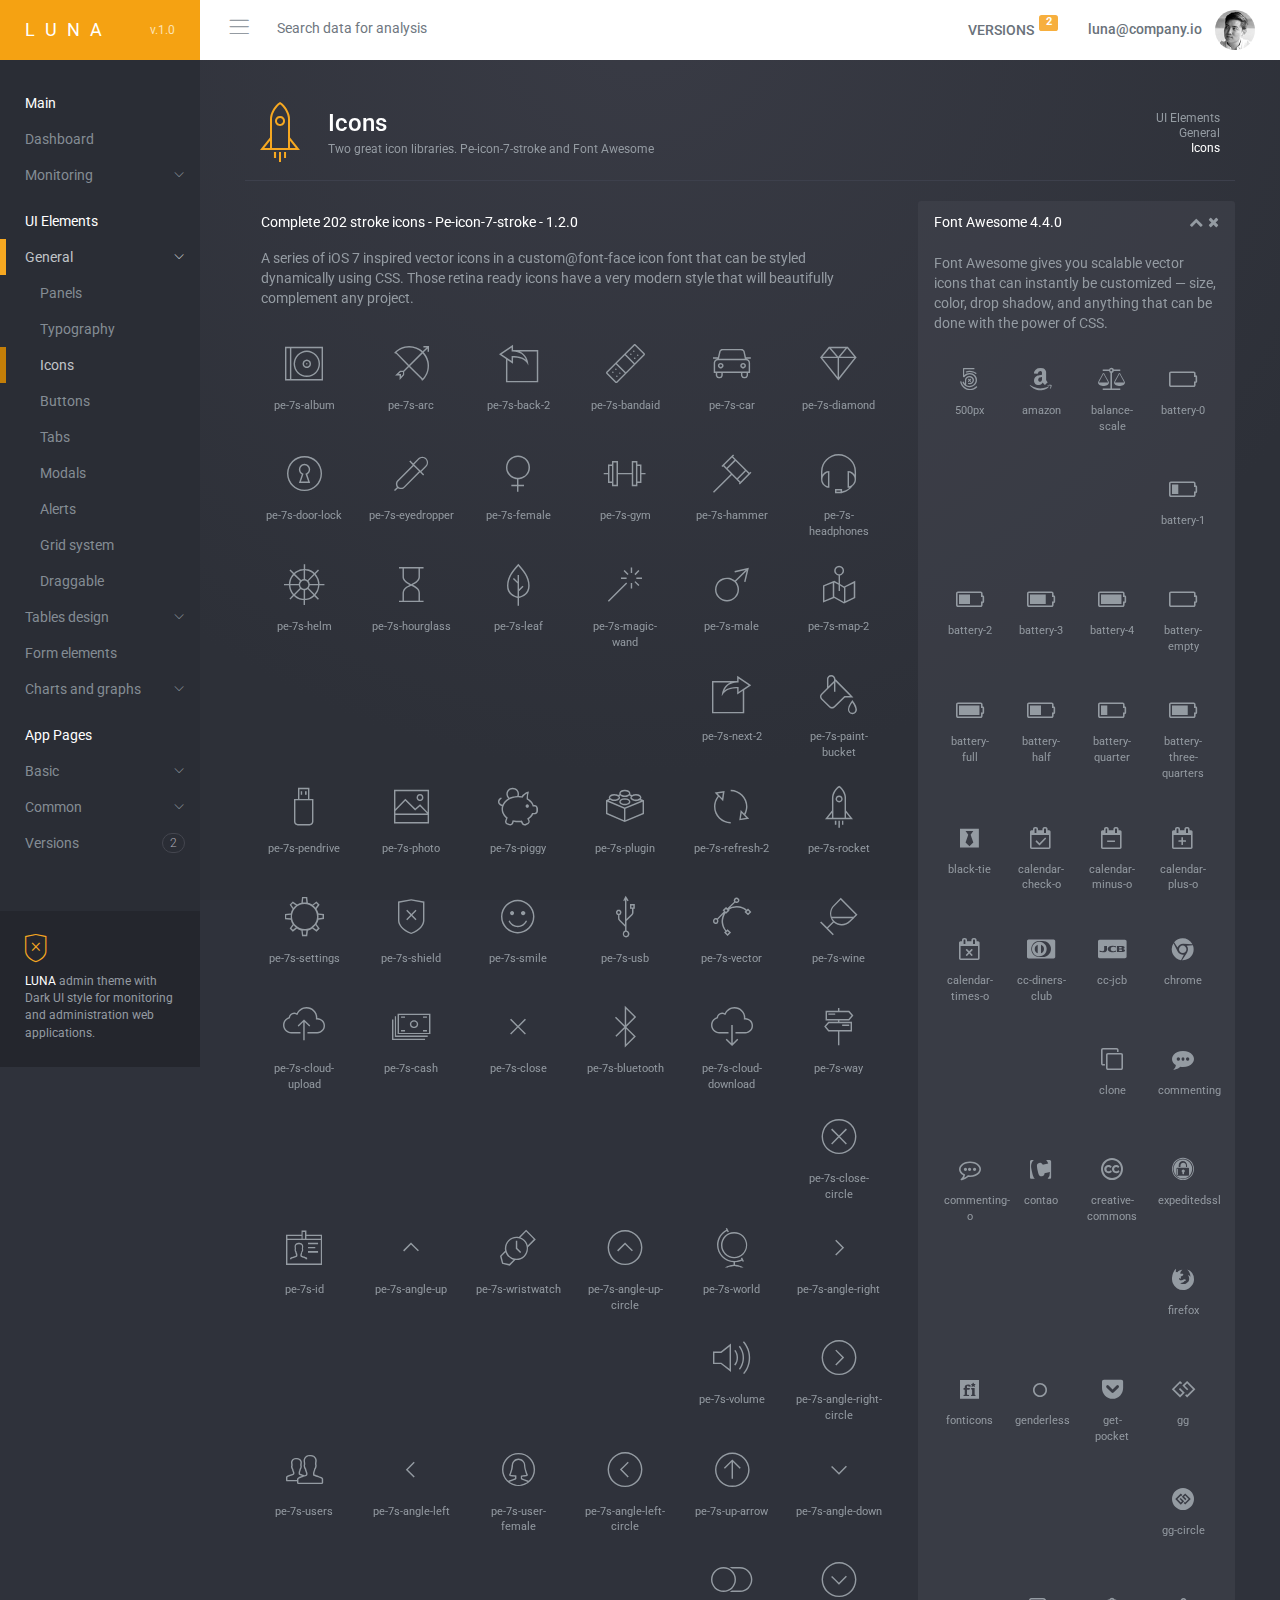
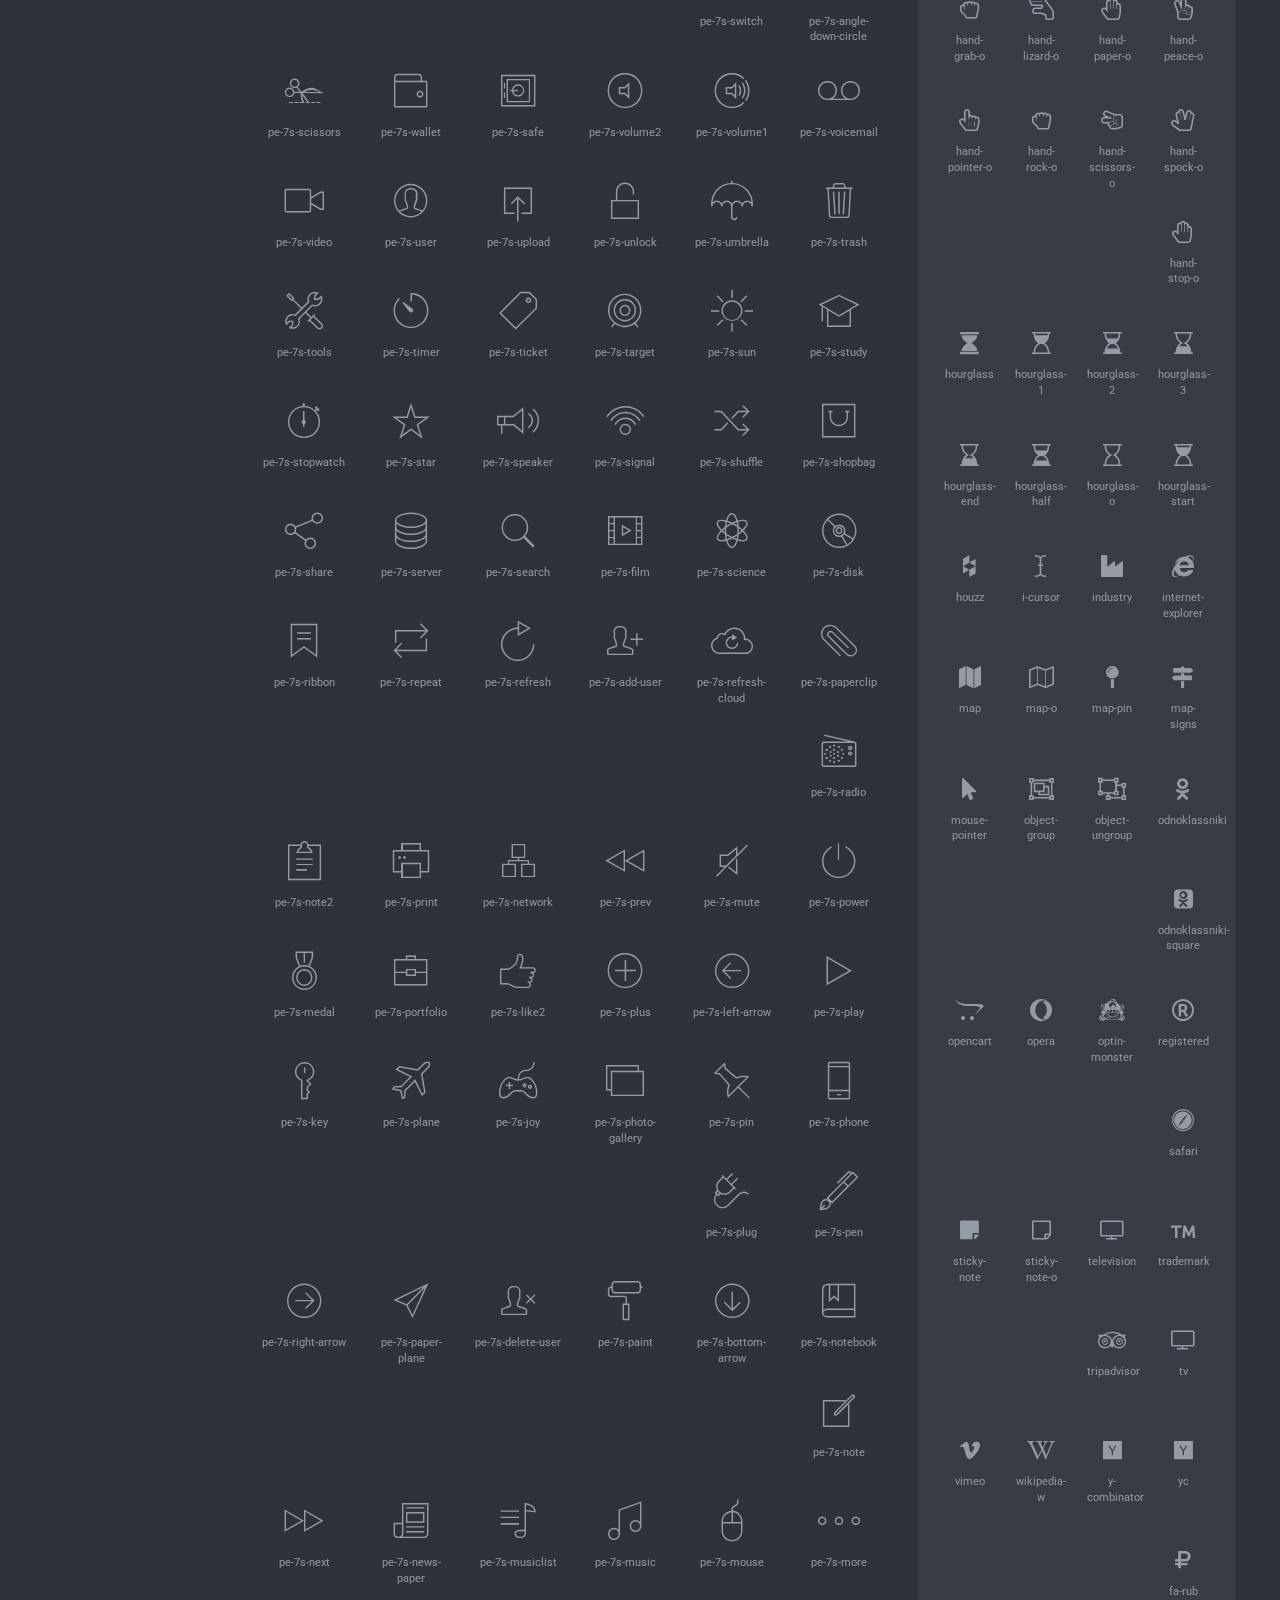
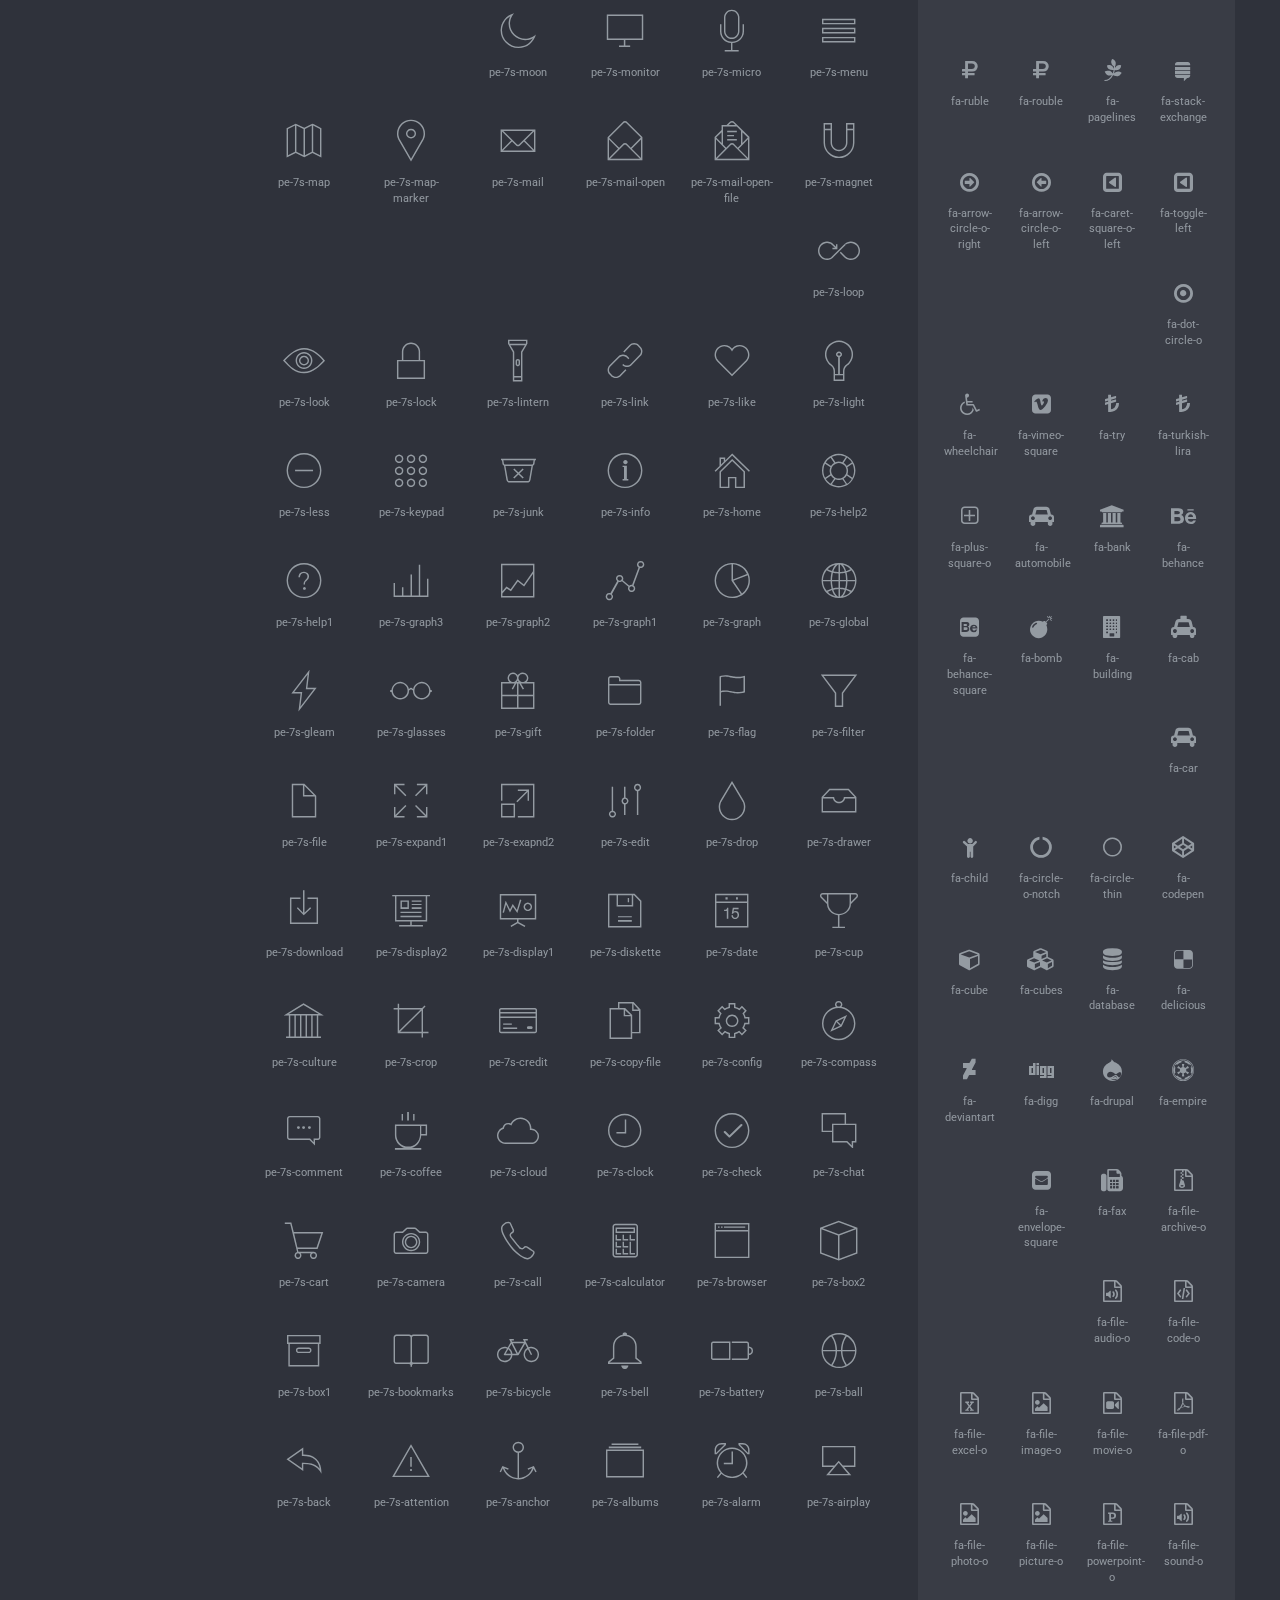
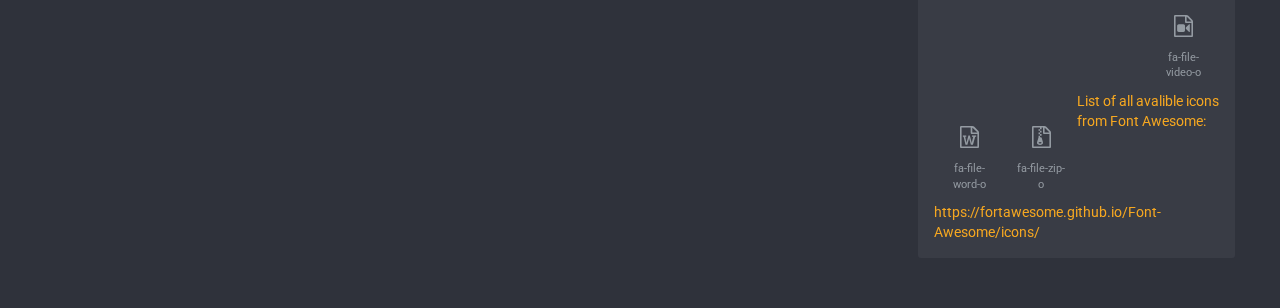
<file: public/luna_admin-v1.1/icons.html>
<!DOCTYPE html>
<html>

<!-- Mirrored from webapplayers.com/luna_admin-v1.1/icons.html by HTTrack Website Copier/3.x [XR&CO'2014], Thu, 09 Jun 2016 02:18:03 GMT -->
<head>
    <meta charset="utf-8">
    <meta http-equiv="X-UA-Compatible" content="IE=edge">
    <meta name="viewport" content="width=device-width, initial-scale=1.0">

    <link href='http://fonts.googleapis.com/css?family=Roboto:300,400,500,700,900' rel='stylesheet' type='text/css'>

    <!-- Page title -->
    <title>LUNA | Responsive Admin Theme</title>

    <!-- Vendor styles -->
    <link rel="stylesheet" href="vendor/fontawesome/css/font-awesome.css"/>
    <link rel="stylesheet" href="vendor/animate.css/animate.css"/>
    <link rel="stylesheet" href="vendor/bootstrap/css/bootstrap.css"/>

    <!-- App styles -->
    <link rel="stylesheet" href="styles/pe-icons/pe-icon-7-stroke.css"/>
    <link rel="stylesheet" href="styles/pe-icons/helper.css"/>
    <link rel="stylesheet" href="styles/stroke-icons/style.css"/>
    <link rel="stylesheet" href="styles/style.css">
</head>
<body>

<!-- Wrapper-->
<div class="wrapper">

    <!-- Header-->
    <nav class="navbar navbar-default navbar-fixed-top">
        <div class="container-fluid">
            <div class="navbar-header">
                <div id="mobile-menu">
                    <div class="left-nav-toggle">
                        <a href="#">
                            <i class="stroke-hamburgermenu"></i>
                        </a>
                    </div>
                </div>
                <a class="navbar-brand" href="index.html">
                    LUNA
                    <span>v.1.0</span>
                </a>
            </div>
            <div id="navbar" class="navbar-collapse collapse">
                <div class="left-nav-toggle">
                    <a href="#">
                        <i class="stroke-hamburgermenu"></i>
                    </a>
                </div>
                <form class="navbar-form navbar-left">
                    <input type="text" class="form-control" placeholder="Search data for analysis" style="width: 175px">
                </form>
                <ul class="nav navbar-nav navbar-right">
                    <li class="dropdown">
                        <a href="versions.html" >Versions
                            <span class="label label-warning pull-right">2</span>
                        </a>
                    </li>
                    <li class=" profil-link">
                        <a href="login.html">
                            <span class="profile-address">luna@company.io</span>
                            <img src="images/profile.jpg" class="img-circle" alt="">
                        </a>
                    </li>
                </ul>
            </div>
        </div>
    </nav>
    <!-- End header-->

    <!-- Navigation-->
    <aside class="navigation">
        <nav>
            <ul class="nav luna-nav">
                <li class="nav-category">
                    Main
                </li>
                <li>
                    <a href="index.html">Dashboard</a>
                </li>

                <li>
                    <a href="#monitoring" data-toggle="collapse" aria-expanded="false">
                        Monitoring<span class="sub-nav-icon"> <i class="stroke-arrow"></i> </span>
                    </a>
                    <ul id="monitoring" class="nav nav-second collapse">
                        <li><a href="metrics.html"> Metrics</a></li>
                        <li><a href="usage.html"> Usage</a></li>
                        <li><a href="activity.html"> Activity</a></li>
                    </ul>
                </li>
                <li class="nav-category">
                    UI Elements
                </li>
                <li class="active">
                    <a href="#uielements" data-toggle="collapse" aria-expanded="false">
                        General<span class="sub-nav-icon"> <i class="stroke-arrow"></i> </span>
                    </a>
                    <ul id="uielements" class="nav nav-second collapse in">
                        <li><a href="panels.html">Panels</a></li>
                        <li><a href="typography.html">Typography</a></li>
                        <li class="active"><a href="icons.html">Icons</a></li>
                        <li><a href="buttons.html">Buttons</a></li>
                        <li><a href="tabs.html">Tabs</a></li>
                        <li><a href="modals.html">Modals</a></li>
                        <li><a href="alerts.html">Alerts</a></li>
                        <li><a href="gridSystem.html">Grid system</a></li>
                        <li><a href="draggable.html">Draggable</a></li>
                    </ul>
                </li>
                <li>
                    <a href="#tables" data-toggle="collapse" aria-expanded="false">
                        Tables design<span class="sub-nav-icon"> <i class="stroke-arrow"></i> </span>
                    </a>
                    <ul id="tables" class="nav nav-second collapse">
                        <li><a href="tableStyles.html">Table styles</a></li>
                        <li><a href="dataTables.html">Data Tables</a></li>
                    </ul>
                </li>
                <li>
                    <a href="formElements.html"> Form elements </a>
                </li>
                <li>
                    <a href="#charts" data-toggle="collapse" aria-expanded="false">
                        Charts and graphs<span class="sub-nav-icon"> <i class="stroke-arrow"></i> </span>
                    </a>
                    <ul id="charts" class="nav nav-second collapse">
                        <li><a href="flotCharts.html">Flot charts</a></li>
                        <li><a href="sparkline.html">Sparkline</a></li>
                    </ul>
                </li>

                <li class="nav-category">
                    App Pages
                </li>

                <li>
                    <a href="#extras" data-toggle="collapse" aria-expanded="false">
                        Basic <span class="sub-nav-icon"> <i class="stroke-arrow"></i> </span>
                    </a>
                    <ul id="extras" class="nav nav-second collapse">
                        <li><a href="profile.html">Profile</a></li>
                        <li><a href="support.html">Support</a></li>
                        <li><a href="nestableList.html">List</a></li>
                        <li><a href="timeline.html">Timeline</a></li>

                    </ul>
                </li>
                <li>
                    <a href="#common" data-toggle="collapse" aria-expanded="false">
                        Common <span class="sub-nav-icon"> <i class="stroke-arrow"></i> </span>
                    </a>
                    <ul id="common" class="nav nav-second collapse">
                        <li><a href="login.html">Login</a></li>
                        <li><a href="register.html">Register</a></li>
                        <li><a href="forgotPassword.html">Forgot password</a></li>
                        <li><a href="error.html">Error page</a></li>
                    </ul>
                </li>
                <li>
                    <a href="versions.html">
                        <span class="badge pull-right">2</span>
                        Versions
                    </a>
                </li>
                <li class="nav-info">
                    <i class="pe pe-7s-shield text-accent"></i>
                    <div class="m-t-xs">
                        <span class="c-white">LUNA</span> admin theme with Dark UI style for monitoring and administration web applications.
                    </div>
                </li>
            </ul>
        </nav>
    </aside>
    <!-- End navigation-->


    <!-- Main content-->
    <section class="content">
        <div class="container-fluid">


            <div class="row">
                <div class="col-lg-12">
                    <div class="view-header">
                        <div class="pull-right text-right" style="line-height: 14px">
                            <small>UI Elements<br>General<br> <span class="c-white">Icons</span></small>
                        </div>
                        <div class="header-icon">
                            <i class="pe page-header-icon pe-7s-rocket"></i>
                        </div>
                        <div class="header-title">
                            <h3>Icons</h3>
                            <small>
                                Two great icon libraries. Pe-icon-7-stroke and Font Awesome
                            </small>
                        </div>
                    </div>
                    <hr>
                </div>
            </div>

            <div class="row">

                <div class="col-md-8">

                    <div class="panel">
                        <div class="panel-heading">
                            Complete 202 stroke icons - Pe-icon-7-stroke - 1.2.0
                        </div>
                        <div class="panel-body">
                            A series of iOS 7 inspired vector icons in a custom@font-face icon font that can be styled dynamically using CSS.
                            Those retina ready icons have a very modern style that will beautifully complement any project.

                            <div class="row m-t-md">
                                <div class="font-example-box col-lg-2 col-md-3 col-sm-6 col-xs-6">
                                    <span class="pe-7s-album"></span>
                                    <span class="icon-example-name">pe-7s-album</span>
                                </div>
                                <div class="font-example-box col-lg-2 col-md-3 col-sm-6 col-xs-6">
                                    <span class="pe-7s-arc"></span>
                                    <span class="icon-example-name">pe-7s-arc</span>

                                </div>
                                <div class="font-example-box col-lg-2 col-md-3 col-sm-6 col-xs-6">
                                    <span class="pe-7s-back-2"></span>
                                    <span class="icon-example-name">pe-7s-back-2</span>
                                </div>
                                <div class="font-example-box col-lg-2 col-md-3 col-sm-6 col-xs-6">
                                    <span class="pe-7s-bandaid"></span>
                                    <span class="icon-example-name">pe-7s-bandaid</span>
                                </div>
                                <div class="font-example-box col-lg-2 col-md-3 col-sm-6 col-xs-6">
                                    <span class="pe-7s-car"></span>
                                    <span class="icon-example-name">pe-7s-car</span>
                                </div>
                                <div class="font-example-box col-lg-2 col-md-3 col-sm-6 col-xs-6">
                                    <span class="pe-7s-diamond"></span>
                                    <span class="icon-example-name">pe-7s-diamond</span>
                                </div>
                                <div class="font-example-box col-lg-2 col-md-3 col-sm-6 col-xs-6">
                                    <span class="pe-7s-door-lock"></span>
                                    <span class="icon-example-name">pe-7s-door-lock</span>
                                </div>
                                <div class="font-example-box col-lg-2 col-md-3 col-sm-6 col-xs-6">
                                    <span class="pe-7s-eyedropper"></span>
                                    <span class="icon-example-name">pe-7s-eyedropper</span>
                                </div>
                                <div class="font-example-box col-lg-2 col-md-3 col-sm-6 col-xs-6">
                                    <span class="pe-7s-female"></span>
                                    <span class="icon-example-name">pe-7s-female</span>
                                </div>
                                <div class="font-example-box col-lg-2 col-md-3 col-sm-6 col-xs-6">
                                    <span class="pe-7s-gym"></span>
                                    <span class="icon-example-name">pe-7s-gym</span>
                                </div>
                                <div class="font-example-box col-lg-2 col-md-3 col-sm-6 col-xs-6">
                                    <span class="pe-7s-hammer"></span>
                                    <span class="icon-example-name">pe-7s-hammer</span>
                                </div>
                                <div class="font-example-box col-lg-2 col-md-3 col-sm-6 col-xs-6">
                                    <span class="pe-7s-headphones"></span>
                                    <span class="icon-example-name">pe-7s-headphones</span>
                                </div>
                                <div class="font-example-box col-lg-2 col-md-3 col-sm-6 col-xs-6">
                                    <span class="pe-7s-helm"></span>
                                    <span class="icon-example-name">pe-7s-helm</span>
                                </div>
                                <div class="font-example-box col-lg-2 col-md-3 col-sm-6 col-xs-6">
                                    <span class="pe-7s-hourglass"></span>
                                    <span class="icon-example-name">pe-7s-hourglass</span>
                                </div>
                                <div class="font-example-box col-lg-2 col-md-3 col-sm-6 col-xs-6">
                                    <span class="pe-7s-leaf"></span>
                                    <span class="icon-example-name">pe-7s-leaf</span>
                                </div>
                                <div class="font-example-box col-lg-2 col-md-3 col-sm-6 col-xs-6">
                                    <span class="pe-7s-magic-wand"></span>
                                    <span class="icon-example-name">pe-7s-magic-wand</span>
                                </div>
                                <div class="font-example-box col-lg-2 col-md-3 col-sm-6 col-xs-6">
                                    <span class="pe-7s-male"></span>
                                    <span class="icon-example-name">pe-7s-male</span>
                                </div>
                                <div class="font-example-box col-lg-2 col-md-3 col-sm-6 col-xs-6">
                                    <span class="pe-7s-map-2"></span>
                                    <span class="icon-example-name">pe-7s-map-2</span>
                                </div>
                                <div class="font-example-box col-lg-2 col-md-3 col-sm-6 col-xs-6">
                                    <span class="pe-7s-next-2"></span>
                                    <span class="icon-example-name">pe-7s-next-2</span>
                                </div>
                                <div class="font-example-box col-lg-2 col-md-3 col-sm-6 col-xs-6">
                                    <span class="pe-7s-paint-bucket"></span>
                                    <span class="icon-example-name">pe-7s-paint-bucket</span>
                                </div>
                                <div class="font-example-box col-lg-2 col-md-3 col-sm-6 col-xs-6">
                                    <span class="pe-7s-pendrive"></span>
                                    <span class="icon-example-name">pe-7s-pendrive</span>
                                </div>
                                <div class="font-example-box col-lg-2 col-md-3 col-sm-6 col-xs-6">
                                    <span class="pe-7s-photo"></span>
                                    <span class="icon-example-name">pe-7s-photo</span>
                                </div>
                                <div class="font-example-box col-lg-2 col-md-3 col-sm-6 col-xs-6">
                                    <span class="pe-7s-piggy"></span>
                                    <span class="icon-example-name">pe-7s-piggy</span>
                                </div>
                                <div class="font-example-box col-lg-2 col-md-3 col-sm-6 col-xs-6">
                                    <span class="pe-7s-plugin"></span>
                                    <span class="icon-example-name">pe-7s-plugin</span>
                                </div>
                                <div class="font-example-box col-lg-2 col-md-3 col-sm-6 col-xs-6">
                                    <span class="pe-7s-refresh-2"></span>
                                    <span class="icon-example-name">pe-7s-refresh-2</span>

                                </div>
                                <div class="font-example-box col-lg-2 col-md-3 col-sm-6 col-xs-6">
                                    <span class="pe-7s-rocket"></span>
                                    <span class="icon-example-name">pe-7s-rocket</span>

                                </div>
                                <div class="font-example-box col-lg-2 col-md-3 col-sm-6 col-xs-6">
                                    <span class="pe-7s-settings"></span>
                                    <span class="icon-example-name">pe-7s-settings</span>

                                </div>
                                <div class="font-example-box col-lg-2 col-md-3 col-sm-6 col-xs-6">
                                    <span class="pe-7s-shield"></span>
                                    <span class="icon-example-name">pe-7s-shield</span>

                                </div>
                                <div class="font-example-box col-lg-2 col-md-3 col-sm-6 col-xs-6">
                                    <span class="pe-7s-smile"></span>
                                    <span class="icon-example-name">pe-7s-smile</span>

                                </div>
                                <div class="font-example-box col-lg-2 col-md-3 col-sm-6 col-xs-6">
                                    <span class="pe-7s-usb"></span>
                                    <span class="icon-example-name">pe-7s-usb</span>

                                </div>
                                <div class="font-example-box col-lg-2 col-md-3 col-sm-6 col-xs-6">
                                    <span class="pe-7s-vector"></span>
                                    <span class="icon-example-name">pe-7s-vector</span>

                                </div>
                                <div class="font-example-box col-lg-2 col-md-3 col-sm-6 col-xs-6">
                                    <span class="pe-7s-wine"></span>
                                    <span class="icon-example-name">pe-7s-wine</span>

                                </div>
                                <div class="font-example-box col-lg-2 col-md-3 col-sm-6 col-xs-6">
                                    <span class="pe-7s-cloud-upload"></span>
                                    <span class="icon-example-name">pe-7s-cloud-upload</span>

                                </div>
                                <div class="font-example-box col-lg-2 col-md-3 col-sm-6 col-xs-6">
                                    <span class="pe-7s-cash"></span>
                                    <span class="icon-example-name">pe-7s-cash</span>

                                </div>
                                <div class="font-example-box col-lg-2 col-md-3 col-sm-6 col-xs-6">
                                    <span class="pe-7s-close"></span>
                                    <span class="icon-example-name">pe-7s-close</span>

                                </div>
                                <div class="font-example-box col-lg-2 col-md-3 col-sm-6 col-xs-6">
                                    <span class="pe-7s-bluetooth"></span>
                                    <span class="icon-example-name">pe-7s-bluetooth</span>

                                </div>
                                <div class="font-example-box col-lg-2 col-md-3 col-sm-6 col-xs-6">
                                    <span class="pe-7s-cloud-download"></span>
                                    <span class="icon-example-name">pe-7s-cloud-download</span>

                                </div>
                                <div class="font-example-box col-lg-2 col-md-3 col-sm-6 col-xs-6">
                                    <span class="pe-7s-way"></span>
                                    <span class="icon-example-name">pe-7s-way</span>

                                </div>
                                <div class="font-example-box col-lg-2 col-md-3 col-sm-6 col-xs-6">
                                    <span class="pe-7s-close-circle"></span>
                                    <span class="icon-example-name">pe-7s-close-circle</span>

                                </div>
                                <div class="font-example-box col-lg-2 col-md-3 col-sm-6 col-xs-6">
                                    <span class="pe-7s-id"></span>
                                    <span class="icon-example-name">pe-7s-id</span>

                                </div>
                                <div class="font-example-box col-lg-2 col-md-3 col-sm-6 col-xs-6">
                                    <span class="pe-7s-angle-up"></span>
                                    <span class="icon-example-name">pe-7s-angle-up</span>

                                </div>
                                <div class="font-example-box col-lg-2 col-md-3 col-sm-6 col-xs-6">
                                    <span class="pe-7s-wristwatch"></span>
                                    <span class="icon-example-name">pe-7s-wristwatch</span>

                                </div>
                                <div class="font-example-box col-lg-2 col-md-3 col-sm-6 col-xs-6">
                                    <span class="pe-7s-angle-up-circle"></span>
                                    <span class="icon-example-name">pe-7s-angle-up-circle</span>

                                </div>
                                <div class="font-example-box col-lg-2 col-md-3 col-sm-6 col-xs-6">
                                    <span class="pe-7s-world"></span>
                                    <span class="icon-example-name">pe-7s-world</span>

                                </div>
                                <div class="font-example-box col-lg-2 col-md-3 col-sm-6 col-xs-6">
                                    <span class="pe-7s-angle-right"></span>
                                    <span class="icon-example-name">pe-7s-angle-right</span>

                                </div>
                                <div class="font-example-box col-lg-2 col-md-3 col-sm-6 col-xs-6">
                                    <span class="pe-7s-volume"></span>
                                    <span class="icon-example-name">pe-7s-volume</span>

                                </div>
                                <div class="font-example-box col-lg-2 col-md-3 col-sm-6 col-xs-6">
                                    <span class="pe-7s-angle-right-circle"></span>
                                    <span class="icon-example-name">pe-7s-angle-right-circle</span>

                                </div>
                                <div class="font-example-box col-lg-2 col-md-3 col-sm-6 col-xs-6">
                                    <span class="pe-7s-users"></span>
                                    <span class="icon-example-name">pe-7s-users</span>

                                </div>
                                <div class="font-example-box col-lg-2 col-md-3 col-sm-6 col-xs-6">
                                    <span class="pe-7s-angle-left"></span>
                                    <span class="icon-example-name">pe-7s-angle-left</span>

                                </div>
                                <div class="font-example-box col-lg-2 col-md-3 col-sm-6 col-xs-6">
                                    <span class="pe-7s-user-female"></span>
                                    <span class="icon-example-name">pe-7s-user-female</span>

                                </div>
                                <div class="font-example-box col-lg-2 col-md-3 col-sm-6 col-xs-6">
                                    <span class="pe-7s-angle-left-circle"></span>
                                    <span class="icon-example-name">pe-7s-angle-left-circle</span>

                                </div>
                                <div class="font-example-box col-lg-2 col-md-3 col-sm-6 col-xs-6">
                                    <span class="pe-7s-up-arrow"></span>
                                    <span class="icon-example-name">pe-7s-up-arrow</span>

                                </div>
                                <div class="font-example-box col-lg-2 col-md-3 col-sm-6 col-xs-6">
                                    <span class="pe-7s-angle-down"></span>
                                    <span class="icon-example-name">pe-7s-angle-down</span>

                                </div>
                                <div class="font-example-box col-lg-2 col-md-3 col-sm-6 col-xs-6">
                                    <span class="pe-7s-switch"></span>
                                    <span class="icon-example-name">pe-7s-switch</span>

                                </div>
                                <div class="font-example-box col-lg-2 col-md-3 col-sm-6 col-xs-6">
                                    <span class="pe-7s-angle-down-circle"></span>
                                    <span class="icon-example-name">pe-7s-angle-down-circle</span>

                                </div>
                                <div class="font-example-box col-lg-2 col-md-3 col-sm-6 col-xs-6">
                                    <span class="pe-7s-scissors"></span>
                                    <span class="icon-example-name">pe-7s-scissors</span>

                                </div>
                                <div class="font-example-box col-lg-2 col-md-3 col-sm-6 col-xs-6">
                                    <span class="pe-7s-wallet"></span>
                                    <span class="icon-example-name">pe-7s-wallet</span>

                                </div>
                                <div class="font-example-box col-lg-2 col-md-3 col-sm-6 col-xs-6">
                                    <span class="pe-7s-safe"></span>
                                    <span class="icon-example-name">pe-7s-safe</span>

                                </div>
                                <div class="font-example-box col-lg-2 col-md-3 col-sm-6 col-xs-6">
                                    <span class="pe-7s-volume2"></span>
                                    <span class="icon-example-name">pe-7s-volume2</span>

                                </div>
                                <div class="font-example-box col-lg-2 col-md-3 col-sm-6 col-xs-6">
                                    <span class="pe-7s-volume1"></span>
                                    <span class="icon-example-name">pe-7s-volume1</span>

                                </div>
                                <div class="font-example-box col-lg-2 col-md-3 col-sm-6 col-xs-6">
                                    <span class="pe-7s-voicemail"></span>
                                    <span class="icon-example-name">pe-7s-voicemail</span>

                                </div>
                                <div class="font-example-box col-lg-2 col-md-3 col-sm-6 col-xs-6">
                                    <span class="pe-7s-video"></span>
                                    <span class="icon-example-name">pe-7s-video</span>

                                </div>
                                <div class="font-example-box col-lg-2 col-md-3 col-sm-6 col-xs-6">
                                    <span class="pe-7s-user"></span>
                                    <span class="icon-example-name">pe-7s-user</span>

                                </div>
                                <div class="font-example-box col-lg-2 col-md-3 col-sm-6 col-xs-6">
                                    <span class="pe-7s-upload"></span>
                                    <span class="icon-example-name">pe-7s-upload</span>

                                </div>
                                <div class="font-example-box col-lg-2 col-md-3 col-sm-6 col-xs-6">
                                    <span class="pe-7s-unlock"></span>
                                    <span class="icon-example-name">pe-7s-unlock</span>

                                </div>
                                <div class="font-example-box col-lg-2 col-md-3 col-sm-6 col-xs-6">
                                    <span class="pe-7s-umbrella"></span>
                                    <span class="icon-example-name">pe-7s-umbrella</span>

                                </div>
                                <div class="font-example-box col-lg-2 col-md-3 col-sm-6 col-xs-6">
                                    <span class="pe-7s-trash"></span>
                                    <span class="icon-example-name">pe-7s-trash</span>

                                </div>
                                <div class="font-example-box col-lg-2 col-md-3 col-sm-6 col-xs-6">
                                    <span class="pe-7s-tools"></span>
                                    <span class="icon-example-name">pe-7s-tools</span>

                                </div>
                                <div class="font-example-box col-lg-2 col-md-3 col-sm-6 col-xs-6">
                                    <span class="pe-7s-timer"></span>
                                    <span class="icon-example-name">pe-7s-timer</span>

                                </div>
                                <div class="font-example-box col-lg-2 col-md-3 col-sm-6 col-xs-6">
                                    <span class="pe-7s-ticket"></span>
                                    <span class="icon-example-name">pe-7s-ticket</span>

                                </div>
                                <div class="font-example-box col-lg-2 col-md-3 col-sm-6 col-xs-6">
                                    <span class="pe-7s-target"></span>
                                    <span class="icon-example-name">pe-7s-target</span>

                                </div>
                                <div class="font-example-box col-lg-2 col-md-3 col-sm-6 col-xs-6">
                                    <span class="pe-7s-sun"></span>
                                    <span class="icon-example-name">pe-7s-sun</span>

                                </div>
                                <div class="font-example-box col-lg-2 col-md-3 col-sm-6 col-xs-6">
                                    <span class="pe-7s-study"></span>
                                    <span class="icon-example-name">pe-7s-study</span>

                                </div>
                                <div class="font-example-box col-lg-2 col-md-3 col-sm-6 col-xs-6">
                                    <span class="pe-7s-stopwatch"></span>
                                    <span class="icon-example-name">pe-7s-stopwatch</span>

                                </div>
                                <div class="font-example-box col-lg-2 col-md-3 col-sm-6 col-xs-6">
                                    <span class="pe-7s-star"></span>
                                    <span class="icon-example-name">pe-7s-star</span>

                                </div>
                                <div class="font-example-box col-lg-2 col-md-3 col-sm-6 col-xs-6">
                                    <span class="pe-7s-speaker"></span>
                                    <span class="icon-example-name">pe-7s-speaker</span>

                                </div>
                                <div class="font-example-box col-lg-2 col-md-3 col-sm-6 col-xs-6">
                                    <span class="pe-7s-signal"></span>
                                    <span class="icon-example-name">pe-7s-signal</span>

                                </div>
                                <div class="font-example-box col-lg-2 col-md-3 col-sm-6 col-xs-6">
                                    <span class="pe-7s-shuffle"></span>
                                    <span class="icon-example-name">pe-7s-shuffle</span>

                                </div>
                                <div class="font-example-box col-lg-2 col-md-3 col-sm-6 col-xs-6">
                                    <span class="pe-7s-shopbag"></span>
                                    <span class="icon-example-name">pe-7s-shopbag</span>

                                </div>
                                <div class="font-example-box col-lg-2 col-md-3 col-sm-6 col-xs-6">
                                    <span class="pe-7s-share"></span>
                                    <span class="icon-example-name">pe-7s-share</span>

                                </div>
                                <div class="font-example-box col-lg-2 col-md-3 col-sm-6 col-xs-6">
                                    <span class="pe-7s-server"></span>
                                    <span class="icon-example-name">pe-7s-server</span>

                                </div>
                                <div class="font-example-box col-lg-2 col-md-3 col-sm-6 col-xs-6">
                                    <span class="pe-7s-search"></span>
                                    <span class="icon-example-name">pe-7s-search</span>

                                </div>
                                <div class="font-example-box col-lg-2 col-md-3 col-sm-6 col-xs-6">
                                    <span class="pe-7s-film"></span>
                                    <span class="icon-example-name">pe-7s-film</span>

                                </div>
                                <div class="font-example-box col-lg-2 col-md-3 col-sm-6 col-xs-6">
                                    <span class="pe-7s-science"></span>
                                    <span class="icon-example-name">pe-7s-science</span>

                                </div>
                                <div class="font-example-box col-lg-2 col-md-3 col-sm-6 col-xs-6">
                                    <span class="pe-7s-disk"></span>
                                    <span class="icon-example-name">pe-7s-disk</span>

                                </div>
                                <div class="font-example-box col-lg-2 col-md-3 col-sm-6 col-xs-6">
                                    <span class="pe-7s-ribbon"></span>
                                    <span class="icon-example-name">pe-7s-ribbon</span>

                                </div>
                                <div class="font-example-box col-lg-2 col-md-3 col-sm-6 col-xs-6">
                                    <span class="pe-7s-repeat"></span>
                                    <span class="icon-example-name">pe-7s-repeat</span>

                                </div>
                                <div class="font-example-box col-lg-2 col-md-3 col-sm-6 col-xs-6">
                                    <span class="pe-7s-refresh"></span>
                                    <span class="icon-example-name">pe-7s-refresh</span>

                                </div>
                                <div class="font-example-box col-lg-2 col-md-3 col-sm-6 col-xs-6">
                                    <span class="pe-7s-add-user"></span>
                                    <span class="icon-example-name">pe-7s-add-user</span>

                                </div>
                                <div class="font-example-box col-lg-2 col-md-3 col-sm-6 col-xs-6">
                                    <span class="pe-7s-refresh-cloud"></span>
                                    <span class="icon-example-name">pe-7s-refresh-cloud</span>

                                </div>
                                <div class="font-example-box col-lg-2 col-md-3 col-sm-6 col-xs-6">
                                    <span class="pe-7s-paperclip"></span>
                                    <span class="icon-example-name">pe-7s-paperclip</span>

                                </div>
                                <div class="font-example-box col-lg-2 col-md-3 col-sm-6 col-xs-6">
                                    <span class="pe-7s-radio"></span>
                                    <span class="icon-example-name">pe-7s-radio</span>

                                </div>
                                <div class="font-example-box col-lg-2 col-md-3 col-sm-6 col-xs-6">
                                    <span class="pe-7s-note2"></span>
                                    <span class="icon-example-name">pe-7s-note2</span>

                                </div>
                                <div class="font-example-box col-lg-2 col-md-3 col-sm-6 col-xs-6">
                                    <span class="pe-7s-print"></span>
                                    <span class="icon-example-name">pe-7s-print</span>

                                </div>
                                <div class="font-example-box col-lg-2 col-md-3 col-sm-6 col-xs-6">
                                    <span class="pe-7s-network"></span>
                                    <span class="icon-example-name">pe-7s-network</span>

                                </div>
                                <div class="font-example-box col-lg-2 col-md-3 col-sm-6 col-xs-6">
                                    <span class="pe-7s-prev"></span>
                                    <span class="icon-example-name">pe-7s-prev</span>

                                </div>
                                <div class="font-example-box col-lg-2 col-md-3 col-sm-6 col-xs-6">
                                    <span class="pe-7s-mute"></span>
                                    <span class="icon-example-name">pe-7s-mute</span>

                                </div>
                                <div class="font-example-box col-lg-2 col-md-3 col-sm-6 col-xs-6">
                                    <span class="pe-7s-power"></span>
                                    <span class="icon-example-name">pe-7s-power</span>

                                </div>
                                <div class="font-example-box col-lg-2 col-md-3 col-sm-6 col-xs-6">
                                    <span class="pe-7s-medal"></span>
                                    <span class="icon-example-name">pe-7s-medal</span>

                                </div>
                                <div class="font-example-box col-lg-2 col-md-3 col-sm-6 col-xs-6">
                                    <span class="pe-7s-portfolio"></span>
                                    <span class="icon-example-name">pe-7s-portfolio</span>

                                </div>
                                <div class="font-example-box col-lg-2 col-md-3 col-sm-6 col-xs-6">
                                    <span class="pe-7s-like2"></span>
                                    <span class="icon-example-name">pe-7s-like2</span>

                                </div>
                                <div class="font-example-box col-lg-2 col-md-3 col-sm-6 col-xs-6">
                                    <span class="pe-7s-plus"></span>
                                    <span class="icon-example-name">pe-7s-plus</span>

                                </div>
                                <div class="font-example-box col-lg-2 col-md-3 col-sm-6 col-xs-6">
                                    <span class="pe-7s-left-arrow"></span>
                                    <span class="icon-example-name">pe-7s-left-arrow</span>

                                </div>
                                <div class="font-example-box col-lg-2 col-md-3 col-sm-6 col-xs-6">
                                    <span class="pe-7s-play"></span>
                                    <span class="icon-example-name">pe-7s-play</span>

                                </div>
                                <div class="font-example-box col-lg-2 col-md-3 col-sm-6 col-xs-6">
                                    <span class="pe-7s-key"></span>
                                    <span class="icon-example-name">pe-7s-key</span>

                                </div>
                                <div class="font-example-box col-lg-2 col-md-3 col-sm-6 col-xs-6">
                                    <span class="pe-7s-plane"></span>
                                    <span class="icon-example-name">pe-7s-plane</span>

                                </div>
                                <div class="font-example-box col-lg-2 col-md-3 col-sm-6 col-xs-6">
                                    <span class="pe-7s-joy"></span>
                                    <span class="icon-example-name">pe-7s-joy</span>

                                </div>
                                <div class="font-example-box col-lg-2 col-md-3 col-sm-6 col-xs-6">
                                    <span class="pe-7s-photo-gallery"></span>
                                    <span class="icon-example-name">pe-7s-photo-gallery</span>

                                </div>
                                <div class="font-example-box col-lg-2 col-md-3 col-sm-6 col-xs-6">
                                    <span class="pe-7s-pin"></span>
                                    <span class="icon-example-name">pe-7s-pin</span>

                                </div>
                                <div class="font-example-box col-lg-2 col-md-3 col-sm-6 col-xs-6">
                                    <span class="pe-7s-phone"></span>
                                    <span class="icon-example-name">pe-7s-phone</span>

                                </div>
                                <div class="font-example-box col-lg-2 col-md-3 col-sm-6 col-xs-6">
                                    <span class="pe-7s-plug"></span>
                                    <span class="icon-example-name">pe-7s-plug</span>

                                </div>
                                <div class="font-example-box col-lg-2 col-md-3 col-sm-6 col-xs-6">
                                    <span class="pe-7s-pen"></span>
                                    <span class="icon-example-name">pe-7s-pen</span>

                                </div>
                                <div class="font-example-box col-lg-2 col-md-3 col-sm-6 col-xs-6">
                                    <span class="pe-7s-right-arrow"></span>
                                    <span class="icon-example-name">pe-7s-right-arrow</span>

                                </div>
                                <div class="font-example-box col-lg-2 col-md-3 col-sm-6 col-xs-6">
                                    <span class="pe-7s-paper-plane"></span>
                                    <span class="icon-example-name">pe-7s-paper-plane</span>

                                </div>
                                <div class="font-example-box col-lg-2 col-md-3 col-sm-6 col-xs-6">
                                    <span class="pe-7s-delete-user"></span>
                                    <span class="icon-example-name">pe-7s-delete-user</span>

                                </div>
                                <div class="font-example-box col-lg-2 col-md-3 col-sm-6 col-xs-6">
                                    <span class="pe-7s-paint"></span>
                                    <span class="icon-example-name">pe-7s-paint</span>

                                </div>
                                <div class="font-example-box col-lg-2 col-md-3 col-sm-6 col-xs-6">
                                    <span class="pe-7s-bottom-arrow"></span>
                                    <span class="icon-example-name">pe-7s-bottom-arrow</span>

                                </div>
                                <div class="font-example-box col-lg-2 col-md-3 col-sm-6 col-xs-6">
                                    <span class="pe-7s-notebook"></span>
                                    <span class="icon-example-name">pe-7s-notebook</span>

                                </div>
                                <div class="font-example-box col-lg-2 col-md-3 col-sm-6 col-xs-6">
                                    <span class="pe-7s-note"></span>
                                    <span class="icon-example-name">pe-7s-note</span>

                                </div>
                                <div class="font-example-box col-lg-2 col-md-3 col-sm-6 col-xs-6">
                                    <span class="pe-7s-next"></span>
                                    <span class="icon-example-name">pe-7s-next</span>

                                </div>
                                <div class="font-example-box col-lg-2 col-md-3 col-sm-6 col-xs-6">
                                    <span class="pe-7s-news-paper"></span>
                                    <span class="icon-example-name">pe-7s-news-paper</span>

                                </div>
                                <div class="font-example-box col-lg-2 col-md-3 col-sm-6 col-xs-6">
                                    <span class="pe-7s-musiclist"></span>
                                    <span class="icon-example-name">pe-7s-musiclist</span>

                                </div>
                                <div class="font-example-box col-lg-2 col-md-3 col-sm-6 col-xs-6">
                                    <span class="pe-7s-music"></span>
                                    <span class="icon-example-name">pe-7s-music</span>

                                </div>
                                <div class="font-example-box col-lg-2 col-md-3 col-sm-6 col-xs-6">
                                    <span class="pe-7s-mouse"></span>
                                    <span class="icon-example-name">pe-7s-mouse</span>

                                </div>
                                <div class="font-example-box col-lg-2 col-md-3 col-sm-6 col-xs-6">
                                    <span class="pe-7s-more"></span>
                                    <span class="icon-example-name">pe-7s-more</span>

                                </div>
                                <div class="font-example-box col-lg-2 col-md-3 col-sm-6 col-xs-6">
                                    <span class="pe-7s-moon"></span>
                                    <span class="icon-example-name">pe-7s-moon</span>

                                </div>
                                <div class="font-example-box col-lg-2 col-md-3 col-sm-6 col-xs-6">
                                    <span class="pe-7s-monitor"></span>
                                    <span class="icon-example-name">pe-7s-monitor</span>

                                </div>
                                <div class="font-example-box col-lg-2 col-md-3 col-sm-6 col-xs-6">
                                    <span class="pe-7s-micro"></span>
                                    <span class="icon-example-name">pe-7s-micro</span>

                                </div>
                                <div class="font-example-box col-lg-2 col-md-3 col-sm-6 col-xs-6">
                                    <span class="pe-7s-menu"></span>
                                    <span class="icon-example-name">pe-7s-menu</span>

                                </div>
                                <div class="font-example-box col-lg-2 col-md-3 col-sm-6 col-xs-6">
                                    <span class="pe-7s-map"></span>
                                    <span class="icon-example-name">pe-7s-map</span>

                                </div>
                                <div class="font-example-box col-lg-2 col-md-3 col-sm-6 col-xs-6">
                                    <span class="pe-7s-map-marker"></span>
                                    <span class="icon-example-name">pe-7s-map-marker</span>

                                </div>
                                <div class="font-example-box col-lg-2 col-md-3 col-sm-6 col-xs-6">
                                    <span class="pe-7s-mail"></span>
                                    <span class="icon-example-name">pe-7s-mail</span>

                                </div>
                                <div class="font-example-box col-lg-2 col-md-3 col-sm-6 col-xs-6">
                                    <span class="pe-7s-mail-open"></span>
                                    <span class="icon-example-name">pe-7s-mail-open</span>

                                </div>
                                <div class="font-example-box col-lg-2 col-md-3 col-sm-6 col-xs-6">
                                    <span class="pe-7s-mail-open-file"></span>
                                    <span class="icon-example-name">pe-7s-mail-open-file</span>

                                </div>
                                <div class="font-example-box col-lg-2 col-md-3 col-sm-6 col-xs-6">
                                    <span class="pe-7s-magnet"></span>
                                    <span class="icon-example-name">pe-7s-magnet</span>

                                </div>
                                <div class="font-example-box col-lg-2 col-md-3 col-sm-6 col-xs-6">
                                    <span class="pe-7s-loop"></span>
                                    <span class="icon-example-name">pe-7s-loop</span>

                                </div>
                                <div class="font-example-box col-lg-2 col-md-3 col-sm-6 col-xs-6">
                                    <span class="pe-7s-look"></span>
                                    <span class="icon-example-name">pe-7s-look</span>

                                </div>
                                <div class="font-example-box col-lg-2 col-md-3 col-sm-6 col-xs-6">
                                    <span class="pe-7s-lock"></span>
                                    <span class="icon-example-name">pe-7s-lock</span>

                                </div>
                                <div class="font-example-box col-lg-2 col-md-3 col-sm-6 col-xs-6">
                                    <span class="pe-7s-lintern"></span>
                                    <span class="icon-example-name">pe-7s-lintern</span>

                                </div>
                                <div class="font-example-box col-lg-2 col-md-3 col-sm-6 col-xs-6">
                                    <span class="pe-7s-link"></span>
                                    <span class="icon-example-name">pe-7s-link</span>

                                </div>
                                <div class="font-example-box col-lg-2 col-md-3 col-sm-6 col-xs-6">
                                    <span class="pe-7s-like"></span>
                                    <span class="icon-example-name">pe-7s-like</span>

                                </div>
                                <div class="font-example-box col-lg-2 col-md-3 col-sm-6 col-xs-6">
                                    <span class="pe-7s-light"></span>
                                    <span class="icon-example-name">pe-7s-light</span>

                                </div>
                                <div class="font-example-box col-lg-2 col-md-3 col-sm-6 col-xs-6">
                                    <span class="pe-7s-less"></span>
                                    <span class="icon-example-name">pe-7s-less</span>

                                </div>
                                <div class="font-example-box col-lg-2 col-md-3 col-sm-6 col-xs-6">
                                    <span class="pe-7s-keypad"></span>
                                    <span class="icon-example-name">pe-7s-keypad</span>

                                </div>
                                <div class="font-example-box col-lg-2 col-md-3 col-sm-6 col-xs-6">
                                    <span class="pe-7s-junk"></span>
                                    <span class="icon-example-name">pe-7s-junk</span>

                                </div>
                                <div class="font-example-box col-lg-2 col-md-3 col-sm-6 col-xs-6">
                                    <span class="pe-7s-info"></span>
                                    <span class="icon-example-name">pe-7s-info</span>

                                </div>
                                <div class="font-example-box col-lg-2 col-md-3 col-sm-6 col-xs-6">
                                    <span class="pe-7s-home"></span>
                                    <span class="icon-example-name">pe-7s-home</span>

                                </div>
                                <div class="font-example-box col-lg-2 col-md-3 col-sm-6 col-xs-6">
                                    <span class="pe-7s-help2"></span>
                                    <span class="icon-example-name">pe-7s-help2</span>

                                </div>
                                <div class="font-example-box col-lg-2 col-md-3 col-sm-6 col-xs-6">
                                    <span class="pe-7s-help1"></span>
                                    <span class="icon-example-name">pe-7s-help1</span>

                                </div>
                                <div class="font-example-box col-lg-2 col-md-3 col-sm-6 col-xs-6">
                                    <span class="pe-7s-graph3"></span>
                                    <span class="icon-example-name">pe-7s-graph3</span>

                                </div>
                                <div class="font-example-box col-lg-2 col-md-3 col-sm-6 col-xs-6">
                                    <span class="pe-7s-graph2"></span>
                                    <span class="icon-example-name">pe-7s-graph2</span>

                                </div>
                                <div class="font-example-box col-lg-2 col-md-3 col-sm-6 col-xs-6">
                                    <span class="pe-7s-graph1"></span>
                                    <span class="icon-example-name">pe-7s-graph1</span>

                                </div>
                                <div class="font-example-box col-lg-2 col-md-3 col-sm-6 col-xs-6">
                                    <span class="pe-7s-graph"></span>
                                    <span class="icon-example-name">pe-7s-graph</span>

                                </div>
                                <div class="font-example-box col-lg-2 col-md-3 col-sm-6 col-xs-6">
                                    <span class="pe-7s-global"></span>
                                    <span class="icon-example-name">pe-7s-global</span>

                                </div>
                                <div class="font-example-box col-lg-2 col-md-3 col-sm-6 col-xs-6">
                                    <span class="pe-7s-gleam"></span>
                                    <span class="icon-example-name">pe-7s-gleam</span>
                                </div>
                                <div class="font-example-box col-lg-2 col-md-3 col-sm-6 col-xs-6">
                                    <span class="pe-7s-glasses"></span>
                                    <span class="icon-example-name">pe-7s-glasses</span>

                                </div>
                                <div class="font-example-box col-lg-2 col-md-3 col-sm-6 col-xs-6">
                                    <span class="pe-7s-gift"></span>
                                    <span class="icon-example-name">pe-7s-gift</span>

                                </div>
                                <div class="font-example-box col-lg-2 col-md-3 col-sm-6 col-xs-6">
                                    <span class="pe-7s-folder"></span>
                                    <span class="icon-example-name">pe-7s-folder</span>

                                </div>
                                <div class="font-example-box col-lg-2 col-md-3 col-sm-6 col-xs-6">
                                    <span class="pe-7s-flag"></span>
                                    <span class="icon-example-name">pe-7s-flag</span>

                                </div>
                                <div class="font-example-box col-lg-2 col-md-3 col-sm-6 col-xs-6">
                                    <span class="pe-7s-filter"></span>
                                    <span class="icon-example-name">pe-7s-filter</span>

                                </div>
                                <div class="font-example-box col-lg-2 col-md-3 col-sm-6 col-xs-6">
                                    <span class="pe-7s-file"></span>
                                    <span class="icon-example-name">pe-7s-file</span>

                                </div>
                                <div class="font-example-box col-lg-2 col-md-3 col-sm-6 col-xs-6">
                                    <span class="pe-7s-expand1"></span>
                                    <span class="icon-example-name">pe-7s-expand1</span>

                                </div>
                                <div class="font-example-box col-lg-2 col-md-3 col-sm-6 col-xs-6">
                                    <span class="pe-7s-exapnd2"></span>
                                    <span class="icon-example-name">pe-7s-exapnd2</span>

                                </div>
                                <div class="font-example-box col-lg-2 col-md-3 col-sm-6 col-xs-6">
                                    <span class="pe-7s-edit"></span>
                                    <span class="icon-example-name">pe-7s-edit</span>

                                </div>
                                <div class="font-example-box col-lg-2 col-md-3 col-sm-6 col-xs-6">
                                    <span class="pe-7s-drop"></span>
                                    <span class="icon-example-name">pe-7s-drop</span>

                                </div>
                                <div class="font-example-box col-lg-2 col-md-3 col-sm-6 col-xs-6">
                                    <span class="pe-7s-drawer"></span>
                                    <span class="icon-example-name">pe-7s-drawer</span>

                                </div>
                                <div class="font-example-box col-lg-2 col-md-3 col-sm-6 col-xs-6">
                                    <span class="pe-7s-download"></span>
                                    <span class="icon-example-name">pe-7s-download</span>

                                </div>
                                <div class="font-example-box col-lg-2 col-md-3 col-sm-6 col-xs-6">
                                    <span class="pe-7s-display2"></span>
                                    <span class="icon-example-name">pe-7s-display2</span>

                                </div>
                                <div class="font-example-box col-lg-2 col-md-3 col-sm-6 col-xs-6">
                                    <span class="pe-7s-display1"></span>
                                    <span class="icon-example-name">pe-7s-display1</span>

                                </div>
                                <div class="font-example-box col-lg-2 col-md-3 col-sm-6 col-xs-6">
                                    <span class="pe-7s-diskette"></span>
                                    <span class="icon-example-name">pe-7s-diskette</span>

                                </div>
                                <div class="font-example-box col-lg-2 col-md-3 col-sm-6 col-xs-6">
                                    <span class="pe-7s-date"></span>
                                    <span class="icon-example-name">pe-7s-date</span>

                                </div>
                                <div class="font-example-box col-lg-2 col-md-3 col-sm-6 col-xs-6">
                                    <span class="pe-7s-cup"></span>
                                    <span class="icon-example-name">pe-7s-cup</span>

                                </div>
                                <div class="font-example-box col-lg-2 col-md-3 col-sm-6 col-xs-6">
                                    <span class="pe-7s-culture"></span>
                                    <span class="icon-example-name">pe-7s-culture</span>

                                </div>
                                <div class="font-example-box col-lg-2 col-md-3 col-sm-6 col-xs-6">
                                    <span class="pe-7s-crop"></span>
                                    <span class="icon-example-name">pe-7s-crop</span>

                                </div>
                                <div class="font-example-box col-lg-2 col-md-3 col-sm-6 col-xs-6">
                                    <span class="pe-7s-credit"></span>
                                    <span class="icon-example-name">pe-7s-credit</span>

                                </div>
                                <div class="font-example-box col-lg-2 col-md-3 col-sm-6 col-xs-6">
                                    <span class="pe-7s-copy-file"></span>
                                    <span class="icon-example-name">pe-7s-copy-file</span>

                                </div>
                                <div class="font-example-box col-lg-2 col-md-3 col-sm-6 col-xs-6">
                                    <span class="pe-7s-config"></span>
                                    <span class="icon-example-name">pe-7s-config</span>

                                </div>
                                <div class="font-example-box col-lg-2 col-md-3 col-sm-6 col-xs-6">
                                    <span class="pe-7s-compass"></span>
                                    <span class="icon-example-name">pe-7s-compass</span>

                                </div>
                                <div class="font-example-box col-lg-2 col-md-3 col-sm-6 col-xs-6">
                                    <span class="pe-7s-comment"></span>
                                    <span class="icon-example-name">pe-7s-comment</span>

                                </div>
                                <div class="font-example-box col-lg-2 col-md-3 col-sm-6 col-xs-6">
                                    <span class="pe-7s-coffee"></span>
                                    <span class="icon-example-name">pe-7s-coffee</span>

                                </div>
                                <div class="font-example-box col-lg-2 col-md-3 col-sm-6 col-xs-6">
                                    <span class="pe-7s-cloud"></span>
                                    <span class="icon-example-name">pe-7s-cloud</span>

                                </div>
                                <div class="font-example-box col-lg-2 col-md-3 col-sm-6 col-xs-6">
                                    <span class="pe-7s-clock"></span>
                                    <span class="icon-example-name">pe-7s-clock</span>

                                </div>
                                <div class="font-example-box col-lg-2 col-md-3 col-sm-6 col-xs-6">
                                    <span class="pe-7s-check"></span>
                                    <span class="icon-example-name">pe-7s-check</span>

                                </div>
                                <div class="font-example-box col-lg-2 col-md-3 col-sm-6 col-xs-6">
                                    <span class="pe-7s-chat"></span>
                                    <span class="icon-example-name">pe-7s-chat</span>

                                </div>
                                <div class="font-example-box col-lg-2 col-md-3 col-sm-6 col-xs-6">
                                    <span class="pe-7s-cart"></span>
                                    <span class="icon-example-name">pe-7s-cart</span>

                                </div>
                                <div class="font-example-box col-lg-2 col-md-3 col-sm-6 col-xs-6">
                                    <span class="pe-7s-camera"></span>
                                    <span class="icon-example-name">pe-7s-camera</span>

                                </div>
                                <div class="font-example-box col-lg-2 col-md-3 col-sm-6 col-xs-6">
                                    <span class="pe-7s-call"></span>
                                    <span class="icon-example-name">pe-7s-call</span>

                                </div>
                                <div class="font-example-box col-lg-2 col-md-3 col-sm-6 col-xs-6">
                                    <span class="pe-7s-calculator"></span>
                                    <span class="icon-example-name">pe-7s-calculator</span>

                                </div>
                                <div class="font-example-box col-lg-2 col-md-3 col-sm-6 col-xs-6">
                                    <span class="pe-7s-browser"></span>
                                    <span class="icon-example-name">pe-7s-browser</span>

                                </div>
                                <div class="font-example-box col-lg-2 col-md-3 col-sm-6 col-xs-6">
                                    <span class="pe-7s-box2"></span>
                                    <span class="icon-example-name">pe-7s-box2</span>

                                </div>
                                <div class="font-example-box col-lg-2 col-md-3 col-sm-6 col-xs-6">
                                    <span class="pe-7s-box1"></span>
                                    <span class="icon-example-name">pe-7s-box1</span>

                                </div>
                                <div class="font-example-box col-lg-2 col-md-3 col-sm-6 col-xs-6">
                                    <span class="pe-7s-bookmarks"></span>
                                    <span class="icon-example-name">pe-7s-bookmarks</span>

                                </div>
                                <div class="font-example-box col-lg-2 col-md-3 col-sm-6 col-xs-6">
                                    <span class="pe-7s-bicycle"></span>
                                    <span class="icon-example-name">pe-7s-bicycle</span>

                                </div>
                                <div class="font-example-box col-lg-2 col-md-3 col-sm-6 col-xs-6">
                                    <span class="pe-7s-bell"></span>
                                    <span class="icon-example-name">pe-7s-bell</span>

                                </div>
                                <div class="font-example-box col-lg-2 col-md-3 col-sm-6 col-xs-6">
                                    <span class="pe-7s-battery"></span>
                                    <span class="icon-example-name">pe-7s-battery</span>

                                </div>
                                <div class="font-example-box col-lg-2 col-md-3 col-sm-6 col-xs-6">
                                    <span class="pe-7s-ball"></span>
                                    <span class="icon-example-name">pe-7s-ball</span>

                                </div>
                                <div class="font-example-box col-lg-2 col-md-3 col-sm-6 col-xs-6">
                                    <span class="pe-7s-back"></span>
                                    <span class="icon-example-name">pe-7s-back</span>

                                </div>
                                <div class="font-example-box col-lg-2 col-md-3 col-sm-6 col-xs-6">
                                    <span class="pe-7s-attention"></span>
                                    <span class="icon-example-name">pe-7s-attention</span>

                                </div>
                                <div class="font-example-box col-lg-2 col-md-3 col-sm-6 col-xs-6">
                                    <span class="pe-7s-anchor"></span>
                                    <span class="icon-example-name">pe-7s-anchor</span>

                                </div>
                                <div class="font-example-box col-lg-2 col-md-3 col-sm-6 col-xs-6">
                                    <span class="pe-7s-albums"></span>
                                    <span class="icon-example-name">pe-7s-albums</span>

                                </div>
                                <div class="font-example-box col-lg-2 col-md-3 col-sm-6 col-xs-6">
                                    <span class="pe-7s-alarm"></span>
                                    <span class="icon-example-name">pe-7s-alarm</span>

                                </div>
                                <div class="font-example-box col-lg-2 col-md-3 col-sm-6 col-xs-6">
                                    <span class="pe-7s-airplay"></span>
                                    <span class="icon-example-name">pe-7s-airplay</span>
                                </div>
                            </div>

                        </div>
                    </div>

                </div>

                <div class="col-md-4">

                    <div class="panel panel-filled">
                        <div class="panel-heading">
                            <div class="panel-tools">
                                <a class="panel-toggle"><i class="fa fa-chevron-up"></i></a>
                                <a class="panel-close"><i class="fa fa-times"></i></a>
                            </div>
                            Font Awesome 4.4.0
                        </div>
                        <div class="panel-body">
                            Font Awesome gives you scalable vector icons that can instantly be customized — size, color, drop shadow, and anything that can be done with the power of CSS.

                            <div class="icons-box">

                                <div class="font-example-box col-md-3 col-xs-6"><i class="fa fa-500px"></i><span class="icon-example-name">  500px</span></div>
                                <div class="font-example-box col-md-3 col-xs-6"><i class="fa fa-amazon"></i><span class="icon-example-name">  amazon</span></div>
                                <div class="font-example-box col-md-3 col-xs-6"><i class="fa fa-balance-scale"></i><span class="icon-example-name">  balance-scale</span></div>
                                <div class="font-example-box col-md-3 col-xs-6"><i class="fa fa-battery-0"></i><span class="icon-example-name">  battery-0 </span></div>
                                <div class="font-example-box col-md-3 col-xs-6"><i class="fa fa-battery-1"></i><span class="icon-example-name">  battery-1 </span></div>
                                <div class="font-example-box col-md-3 col-xs-6"><i class="fa fa-battery-2"></i><span class="icon-example-name">  battery-2 </span></div>
                                <div class="font-example-box col-md-3 col-xs-6"><i class="fa fa-battery-3"></i><span class="icon-example-name">  battery-3 </span></div>
                                <div class="font-example-box col-md-3 col-xs-6"><i class="fa fa-battery-4"></i><span class="icon-example-name">  battery-4 </span></div>
                                <div class="font-example-box col-md-3 col-xs-6"><i class="fa fa-battery-empty"></i><span class="icon-example-name">  battery-empty</span></div>
                                <div class="font-example-box col-md-3 col-xs-6"><i class="fa fa-battery-full"></i><span class="icon-example-name">  battery-full</span></div>
                                <div class="font-example-box col-md-3 col-xs-6"><i class="fa fa-battery-half"></i><span class="icon-example-name">  battery-half</span></div>
                                <div class="font-example-box col-md-3 col-xs-6"><i class="fa fa-battery-quarter"></i><span class="icon-example-name">  battery-quarter</span></div>
                                <div class="font-example-box col-md-3 col-xs-6"><i class="fa fa-battery-three-quarters"></i><span class="icon-example-name">  battery-three-quarters</span></div>
                                <div class="font-example-box col-md-3 col-xs-6"><i class="fa fa-black-tie"></i><span class="icon-example-name">  black-tie</span></div>
                                <div class="font-example-box col-md-3 col-xs-6"><i class="fa fa-calendar-check-o"></i><span class="icon-example-name">  calendar-check-o</span></div>
                                <div class="font-example-box col-md-3 col-xs-6"><i class="fa fa-calendar-minus-o"></i><span class="icon-example-name">  calendar-minus-o</span></div>
                                <div class="font-example-box col-md-3 col-xs-6"><i class="fa fa-calendar-plus-o"></i><span class="icon-example-name">  calendar-plus-o</span></div>
                                <div class="font-example-box col-md-3 col-xs-6"><i class="fa fa-calendar-times-o"></i><span class="icon-example-name">  calendar-times-o</span></div>
                                <div class="font-example-box col-md-3 col-xs-6"><i class="fa fa-cc-diners-club"></i><span class="icon-example-name">  cc-diners-club</span></div>
                                <div class="font-example-box col-md-3 col-xs-6"><i class="fa fa-cc-jcb"></i><span class="icon-example-name">  cc-jcb</span></div>
                                <div class="font-example-box col-md-3 col-xs-6"><i class="fa fa-chrome"></i><span class="icon-example-name">  chrome</span></div>
                                <div class="font-example-box col-md-3 col-xs-6"><i class="fa fa-clone"></i><span class="icon-example-name">  clone</span></div>
                                <div class="font-example-box col-md-3 col-xs-6"><i class="fa fa-commenting"></i><span class="icon-example-name">  commenting</span></div>
                                <div class="font-example-box col-md-3 col-xs-6"><i class="fa fa-commenting-o"></i><span class="icon-example-name">  commenting-o</span></div>
                                <div class="font-example-box col-md-3 col-xs-6"><i class="fa fa-contao"></i><span class="icon-example-name">  contao</span></div>
                                <div class="font-example-box col-md-3 col-xs-6"><i class="fa fa-creative-commons"></i><span class="icon-example-name">  creative-commons</span></div>
                                <div class="font-example-box col-md-3 col-xs-6"><i class="fa fa-expeditedssl"></i><span class="icon-example-name">  expeditedssl</span></div>
                                <div class="font-example-box col-md-3 col-xs-6"><i class="fa fa-firefox"></i><span class="icon-example-name">  firefox</span></div>
                                <div class="font-example-box col-md-3 col-xs-6"><i class="fa fa-fonticons"></i><span class="icon-example-name">  fonticons</span></div>
                                <div class="font-example-box col-md-3 col-xs-6"><i class="fa fa-genderless"></i><span class="icon-example-name">  genderless</span></div>
                                <div class="font-example-box col-md-3 col-xs-6"><i class="fa fa-get-pocket"></i><span class="icon-example-name">  get-pocket</span></div>
                                <div class="font-example-box col-md-3 col-xs-6"><i class="fa fa-gg"></i><span class="icon-example-name">  gg</span></div>
                                <div class="font-example-box col-md-3 col-xs-6"><i class="fa fa-gg-circle"></i><span class="icon-example-name">  gg-circle</span></div>
                                <div class="font-example-box col-md-3 col-xs-6"><i class="fa fa-hand-grab-o"></i><span class="icon-example-name">  hand-grab-o </span></div>
                                <div class="font-example-box col-md-3 col-xs-6"><i class="fa fa-hand-lizard-o"></i><span class="icon-example-name">  hand-lizard-o</span></div>
                                <div class="font-example-box col-md-3 col-xs-6"><i class="fa fa-hand-paper-o"></i><span class="icon-example-name">  hand-paper-o</span></div>
                                <div class="font-example-box col-md-3 col-xs-6"><i class="fa fa-hand-peace-o"></i><span class="icon-example-name">  hand-peace-o</span></div>
                                <div class="font-example-box col-md-3 col-xs-6"><i class="fa fa-hand-pointer-o"></i><span class="icon-example-name">  hand-pointer-o</span></div>
                                <div class="font-example-box col-md-3 col-xs-6"><i class="fa fa-hand-rock-o"></i><span class="icon-example-name">  hand-rock-o</span></div>
                                <div class="font-example-box col-md-3 col-xs-6"><i class="fa fa-hand-scissors-o"></i><span class="icon-example-name">  hand-scissors-o</span></div>
                                <div class="font-example-box col-md-3 col-xs-6"><i class="fa fa-hand-spock-o"></i><span class="icon-example-name">  hand-spock-o</span></div>
                                <div class="font-example-box col-md-3 col-xs-6"><i class="fa fa-hand-stop-o"></i><span class="icon-example-name">  hand-stop-o </span></div>
                                <div class="font-example-box col-md-3 col-xs-6"><i class="fa fa-hourglass"></i><span class="icon-example-name">  hourglass</span></div>
                                <div class="font-example-box col-md-3 col-xs-6"><i class="fa fa-hourglass-1"></i><span class="icon-example-name">  hourglass-1 </span></div>
                                <div class="font-example-box col-md-3 col-xs-6"><i class="fa fa-hourglass-2"></i><span class="icon-example-name">  hourglass-2 </span></div>
                                <div class="font-example-box col-md-3 col-xs-6"><i class="fa fa-hourglass-3"></i><span class="icon-example-name">  hourglass-3 </span></div>
                                <div class="font-example-box col-md-3 col-xs-6"><i class="fa fa-hourglass-end"></i><span class="icon-example-name">  hourglass-end</span></div>
                                <div class="font-example-box col-md-3 col-xs-6"><i class="fa fa-hourglass-half"></i><span class="icon-example-name">  hourglass-half</span></div>
                                <div class="font-example-box col-md-3 col-xs-6"><i class="fa fa-hourglass-o"></i><span class="icon-example-name">  hourglass-o</span></div>
                                <div class="font-example-box col-md-3 col-xs-6"><i class="fa fa-hourglass-start"></i><span class="icon-example-name">  hourglass-start</span></div>
                                <div class="font-example-box col-md-3 col-xs-6"><i class="fa fa-houzz"></i><span class="icon-example-name">  houzz</span></div>
                                <div class="font-example-box col-md-3 col-xs-6"><i class="fa fa-i-cursor"></i><span class="icon-example-name">  i-cursor</span></div>
                                <div class="font-example-box col-md-3 col-xs-6"><i class="fa fa-industry"></i><span class="icon-example-name">  industry</span></div>
                                <div class="font-example-box col-md-3 col-xs-6"><i class="fa fa-internet-explorer"></i><span class="icon-example-name">  internet-explorer</span></div>
                                <div class="font-example-box col-md-3 col-xs-6"><i class="fa fa-map"></i><span class="icon-example-name">  map</span></div>
                                <div class="font-example-box col-md-3 col-xs-6"><i class="fa fa-map-o"></i><span class="icon-example-name">  map-o</span></div>
                                <div class="font-example-box col-md-3 col-xs-6"><i class="fa fa-map-pin"></i><span class="icon-example-name">  map-pin</span></div>
                                <div class="font-example-box col-md-3 col-xs-6"><i class="fa fa-map-signs"></i><span class="icon-example-name">  map-signs</span></div>
                                <div class="font-example-box col-md-3 col-xs-6"><i class="fa fa-mouse-pointer"></i><span class="icon-example-name">  mouse-pointer</span></div>
                                <div class="font-example-box col-md-3 col-xs-6"><i class="fa fa-object-group"></i><span class="icon-example-name">  object-group</span></div>
                                <div class="font-example-box col-md-3 col-xs-6"><i class="fa fa-object-ungroup"></i><span class="icon-example-name">  object-ungroup</span></div>
                                <div class="font-example-box col-md-3 col-xs-6"><i class="fa fa-odnoklassniki"></i><span class="icon-example-name">  odnoklassniki</span></div>
                                <div class="font-example-box col-md-3 col-xs-6"><i class="fa fa-odnoklassniki-square"></i><span class="icon-example-name">  odnoklassniki-square</span></div>
                                <div class="font-example-box col-md-3 col-xs-6"><i class="fa fa-opencart"></i><span class="icon-example-name">  opencart</span></div>
                                <div class="font-example-box col-md-3 col-xs-6"><i class="fa fa-opera"></i><span class="icon-example-name">  opera</span></div>
                                <div class="font-example-box col-md-3 col-xs-6"><i class="fa fa-optin-monster"></i><span class="icon-example-name">  optin-monster</span></div>
                                <div class="font-example-box col-md-3 col-xs-6"><i class="fa fa-registered"></i><span class="icon-example-name">  registered</span></div>
                                <div class="font-example-box col-md-3 col-xs-6"><i class="fa fa-safari"></i><span class="icon-example-name">  safari</span></div>
                                <div class="font-example-box col-md-3 col-xs-6"><i class="fa fa-sticky-note"></i><span class="icon-example-name">  sticky-note</span></div>
                                <div class="font-example-box col-md-3 col-xs-6"><i class="fa fa-sticky-note-o"></i><span class="icon-example-name">  sticky-note-o</span></div>
                                <div class="font-example-box col-md-3 col-xs-6"><i class="fa fa-television"></i><span class="icon-example-name">  television</span></div>
                                <div class="font-example-box col-md-3 col-xs-6"><i class="fa fa-trademark"></i><span class="icon-example-name">  trademark</span></div>
                                <div class="font-example-box col-md-3 col-xs-6"><i class="fa fa-tripadvisor"></i><span class="icon-example-name">  tripadvisor</span></div>
                                <div class="font-example-box col-md-3 col-xs-6"><i class="fa fa-tv"></i><span class="icon-example-name">  tv </span></div>
                                <div class="font-example-box col-md-3 col-xs-6"><i class="fa fa-vimeo"></i><span class="icon-example-name">  vimeo</span></div>
                                <div class="font-example-box col-md-3 col-xs-6"><i class="fa fa-wikipedia-w"></i><span class="icon-example-name">  wikipedia-w</span></div>
                                <div class="font-example-box col-md-3 col-xs-6"><i class="fa fa-y-combinator"></i><span class="icon-example-name">  y-combinator</span></div>
                                <div class="font-example-box col-md-3 col-xs-6"><i class="fa fa-yc"></i><span class="icon-example-name">  yc </span></div>
                                <div class="font-example-box col-md-3 col-xs-6"><i class="fa fa-rub"></i><span class="icon-example-name">  fa-rub</span></div>
                                <div class="font-example-box col-md-3 col-xs-6"><i class="fa fa-ruble"></i><span class="icon-example-name">  fa-ruble </span></div>
                                <div class="font-example-box col-md-3 col-xs-6"><i class="fa fa-rouble"></i><span class="icon-example-name">  fa-rouble </span></div>
                                <div class="font-example-box col-md-3 col-xs-6"><i class="fa fa-pagelines"></i><span class="icon-example-name">  fa-pagelines</span></div>
                                <div class="font-example-box col-md-3 col-xs-6"><i class="fa fa-stack-exchange"></i><span class="icon-example-name">  fa-stack-exchange</span></div>
                                <div class="font-example-box col-md-3 col-xs-6"><i class="fa fa-arrow-circle-o-right"></i><span class="icon-example-name">  fa-arrow-circle-o-right</span></div>
                                <div class="font-example-box col-md-3 col-xs-6"><i class="fa fa-arrow-circle-o-left"></i><span class="icon-example-name">  fa-arrow-circle-o-left</span></div>
                                <div class="font-example-box col-md-3 col-xs-6"><i class="fa fa-caret-square-o-left"></i><span class="icon-example-name">  fa-caret-square-o-left</span></div>
                                <div class="font-example-box col-md-3 col-xs-6"><i class="fa fa-toggle-left"></i><span class="icon-example-name">  fa-toggle-left </span></div>
                                <div class="font-example-box col-md-3 col-xs-6"><i class="fa fa-dot-circle-o"></i><span class="icon-example-name">  fa-dot-circle-o</span></div>
                                <div class="font-example-box col-md-3 col-xs-6"><i class="fa fa-wheelchair"></i><span class="icon-example-name">  fa-wheelchair</span></div>
                                <div class="font-example-box col-md-3 col-xs-6"><i class="fa fa-vimeo-square"></i><span class="icon-example-name">  fa-vimeo-square</span></div>
                                <div class="font-example-box col-md-3 col-xs-6"><i class="fa fa-try"></i><span class="icon-example-name">  fa-try</span></div>
                                <div class="font-example-box col-md-3 col-xs-6"><i class="fa fa-turkish-lira"></i><span class="icon-example-name">  fa-turkish-lira </span></div>
                                <div class="font-example-box col-md-3 col-xs-6"><i class="fa fa-plus-square-o"></i><span class="icon-example-name">  fa-plus-square-o</span></div>
                                <div class="font-example-box col-md-3 col-xs-6"><i class="fa fa-automobile"></i><span class="icon-example-name">  fa-automobile </span></div>
                                <div class="font-example-box col-md-3 col-xs-6"><i class="fa fa-bank"></i><span class="icon-example-name">  fa-bank </span></div>
                                <div class="font-example-box col-md-3 col-xs-6"><i class="fa fa-behance"></i><span class="icon-example-name">  fa-behance</span></div>
                                <div class="font-example-box col-md-3 col-xs-6"><i class="fa fa-behance-square"></i><span class="icon-example-name">  fa-behance-square</span></div>
                                <div class="font-example-box col-md-3 col-xs-6"><i class="fa fa-bomb"></i><span class="icon-example-name">  fa-bomb</span></div>
                                <div class="font-example-box col-md-3 col-xs-6"><i class="fa fa-building"></i><span class="icon-example-name">  fa-building</span></div>
                                <div class="font-example-box col-md-3 col-xs-6"><i class="fa fa-cab"></i><span class="icon-example-name">  fa-cab </span></div>
                                <div class="font-example-box col-md-3 col-xs-6"><i class="fa fa-car"></i><span class="icon-example-name">  fa-car</span></div>
                                <div class="font-example-box col-md-3 col-xs-6"><i class="fa fa-child"></i><span class="icon-example-name">  fa-child</span></div>
                                <div class="font-example-box col-md-3 col-xs-6"><i class="fa fa-circle-o-notch"></i><span class="icon-example-name">  fa-circle-o-notch</span></div>
                                <div class="font-example-box col-md-3 col-xs-6"><i class="fa fa-circle-thin"></i><span class="icon-example-name">  fa-circle-thin</span></div>
                                <div class="font-example-box col-md-3 col-xs-6"><i class="fa fa-codepen"></i><span class="icon-example-name">  fa-codepen</span></div>
                                <div class="font-example-box col-md-3 col-xs-6"><i class="fa fa-cube"></i><span class="icon-example-name">  fa-cube</span></div>
                                <div class="font-example-box col-md-3 col-xs-6"><i class="fa fa-cubes"></i><span class="icon-example-name">  fa-cubes</span></div>
                                <div class="font-example-box col-md-3 col-xs-6"><i class="fa fa-database"></i><span class="icon-example-name">  fa-database</span></div>
                                <div class="font-example-box col-md-3 col-xs-6"><i class="fa fa-delicious"></i><span class="icon-example-name">  fa-delicious</span></div>
                                <div class="font-example-box col-md-3 col-xs-6"><i class="fa fa-deviantart"></i><span class="icon-example-name">  fa-deviantart</span></div>
                                <div class="font-example-box col-md-3 col-xs-6"><i class="fa fa-digg"></i><span class="icon-example-name">  fa-digg</span></div>
                                <div class="font-example-box col-md-3 col-xs-6"><i class="fa fa-drupal"></i><span class="icon-example-name">  fa-drupal</span></div>
                                <div class="font-example-box col-md-3 col-xs-6"><i class="fa fa-empire"></i><span class="icon-example-name">  fa-empire</span></div>
                                <div class="font-example-box col-md-3 col-xs-6"><i class="fa fa-envelope-square"></i><span class="icon-example-name">  fa-envelope-square</span></div>
                                <div class="font-example-box col-md-3 col-xs-6"><i class="fa fa-fax"></i><span class="icon-example-name">  fa-fax</span></div>
                                <div class="font-example-box col-md-3 col-xs-6"><i class="fa fa-file-archive-o"></i><span class="icon-example-name">  fa-file-archive-o</span></div>
                                <div class="font-example-box col-md-3 col-xs-6"><i class="fa fa-file-audio-o"></i><span class="icon-example-name">  fa-file-audio-o</span></div>
                                <div class="font-example-box col-md-3 col-xs-6"><i class="fa fa-file-code-o"></i><span class="icon-example-name">  fa-file-code-o</span></div>
                                <div class="font-example-box col-md-3 col-xs-6"><i class="fa fa-file-excel-o"></i><span class="icon-example-name">  fa-file-excel-o</span></div>
                                <div class="font-example-box col-md-3 col-xs-6"><i class="fa fa-file-image-o"></i><span class="icon-example-name">  fa-file-image-o</span></div>
                                <div class="font-example-box col-md-3 col-xs-6"><i class="fa fa-file-movie-o"></i><span class="icon-example-name">  fa-file-movie-o </span></div>
                                <div class="font-example-box col-md-3 col-xs-6"><i class="fa fa-file-pdf-o"></i><span class="icon-example-name">  fa-file-pdf-o</span></div>
                                <div class="font-example-box col-md-3 col-xs-6"><i class="fa fa-file-photo-o"></i><span class="icon-example-name">  fa-file-photo-o </span></div>
                                <div class="font-example-box col-md-3 col-xs-6"><i class="fa fa-file-picture-o"></i><span class="icon-example-name">  fa-file-picture-o </span></div>
                                <div class="font-example-box col-md-3 col-xs-6"><i class="fa fa-file-powerpoint-o"></i><span class="icon-example-name">  fa-file-powerpoint-o</span></div>
                                <div class="font-example-box col-md-3 col-xs-6"><i class="fa fa-file-sound-o"></i><span class="icon-example-name">  fa-file-sound-o </span></div>
                                <div class="font-example-box col-md-3 col-xs-6"><i class="fa fa-file-video-o"></i><span class="icon-example-name">  fa-file-video-o</span></div>
                                <div class="font-example-box col-md-3 col-xs-6"><i class="fa fa-file-word-o"></i><span class="icon-example-name">  fa-file-word-o</span></div>
                                <div class="font-example-box col-md-3 col-xs-6"><i class="fa fa-file-zip-o"></i><span class="icon-example-name">  fa-file-zip-o </span></div>

                                <a target="_blank" href="https://fortawesome.github.io/Font-Awesome/icons/">List of all avalible icons from Font Awesome: https://fortawesome.github.io/Font-Awesome/icons/</a>

                                <!--<div class="font-example-box col-md-3 col-xs-6"><i class="fa fa-git"></i><span class="icon-example-name">  fa-git</span></div>-->
                                <!--<div class="font-example-box col-md-3 col-xs-6"><i class="fa fa-git-square"></i><span class="icon-example-name">  fa-git-square</span></div>-->
                                <!--<div class="font-example-box col-md-3 col-xs-6"><i class="fa fa-google"></i><span class="icon-example-name">  fa-google</span></div>-->
                                <!--<div class="font-example-box col-md-3 col-xs-6"><i class="fa fa-graduation-cap"></i><span class="icon-example-name">  fa-graduation-cap</span></div>-->
                                <!--<div class="font-example-box col-md-3 col-xs-6"><i class="fa fa-hacker-news"></i><span class="icon-example-name">  fa-hacker-news</span></div>-->
                                <!--<div class="font-example-box col-md-3 col-xs-6"><i class="fa fa-header"></i><span class="icon-example-name">  fa-header</span></div>-->
                                <!--<div class="font-example-box col-md-3 col-xs-6"><i class="fa fa-history"></i><span class="icon-example-name">  fa-history</span></div>-->
                                <!--<div class="font-example-box col-md-3 col-xs-6"><i class="fa fa-institution"></i><span class="icon-example-name">  fa-institution </span></div>-->
                                <!--<div class="font-example-box col-md-3 col-xs-6"><i class="fa fa-joomla"></i><span class="icon-example-name">  fa-joomla</span></div>-->
                                <!--<div class="font-example-box col-md-3 col-xs-6"><i class="fa fa-jsfiddle"></i><span class="icon-example-name">  fa-jsfiddle</span></div>-->
                                <!--<div class="font-example-box col-md-3 col-xs-6"><i class="fa fa-language"></i><span class="icon-example-name">  fa-language</span></div>-->
                                <!--<div class="font-example-box col-md-3 col-xs-6"><i class="fa fa-life-bouy"></i><span class="icon-example-name">  fa-life-bouy </span></div>-->
                                <!--<div class="font-example-box col-md-3 col-xs-6"><i class="fa fa-life-ring"></i><span class="icon-example-name">  fa-life-ring</span></div>-->
                                <!--<div class="font-example-box col-md-3 col-xs-6"><i class="fa fa-life-saver"></i><span class="icon-example-name">  fa-life-saver </span></div>-->
                                <!--<div class="font-example-box col-md-3 col-xs-6"><i class="fa fa-mortar-board"></i><span class="icon-example-name">  fa-mortar-board </span></div>-->
                                <!--<div class="font-example-box col-md-3 col-xs-6"><i class="fa fa-openid"></i><span class="icon-example-name">  fa-openid</span></div>-->
                                <!--<div class="font-example-box col-md-3 col-xs-6"><i class="fa fa-paper-plane"></i><span class="icon-example-name">  fa-paper-plane</span></div>-->
                                <!--<div class="font-example-box col-md-3 col-xs-6"><i class="fa fa-paper-plane-o"></i><span class="icon-example-name">  fa-paper-plane-o</span></div>-->
                                <!--<div class="font-example-box col-md-3 col-xs-6"><i class="fa fa-paragraph"></i><span class="icon-example-name">  fa-paragraph</span></div>-->
                                <!--<div class="font-example-box col-md-3 col-xs-6"><i class="fa fa-paw"></i><span class="icon-example-name">  fa-paw</span></div>-->
                                <!--<div class="font-example-box col-md-3 col-xs-6"><i class="fa fa-pied-piper"></i><span class="icon-example-name">  fa-pied-piper</span></div>-->
                                <!--<div class="font-example-box col-md-3 col-xs-6"><i class="fa fa-pied-piper-alt"></i><span class="icon-example-name">  fa-pied-piper-alt</span></div>-->
                                <!--<div class="font-example-box col-md-3 col-xs-6"><i class="fa fa-pied-piper-square"></i><span class="icon-example-name">  fa-pied-piper-square </span></div>-->
                                <!--<div class="font-example-box col-md-3 col-xs-6"><i class="fa fa-qq"></i><span class="icon-example-name">  fa-qq</span></div>-->
                                <!--<div class="font-example-box col-md-3 col-xs-6"><i class="fa fa-ra"></i><span class="icon-example-name">  fa-ra </span></div>-->
                                <!--<div class="font-example-box col-md-3 col-xs-6"><i class="fa fa-rebel"></i><span class="icon-example-name">  fa-rebel</span></div>-->
                                <!--<div class="font-example-box col-md-3 col-xs-6"><i class="fa fa-recycle"></i><span class="icon-example-name">  fa-recycle</span></div>-->
                                <!--<div class="font-example-box col-md-3 col-xs-6"><i class="fa fa-reddit"></i><span class="icon-example-name">  fa-reddit</span></div>-->
                                <!--<div class="font-example-box col-md-3 col-xs-6"><i class="fa fa-reddit-square"></i><span class="icon-example-name">  fa-reddit-square</span></div>-->
                                <!--<div class="font-example-box col-md-3 col-xs-6"><i class="fa fa-send"></i><span class="icon-example-name">  fa-send </span></div>-->
                                <!--<div class="font-example-box col-md-3 col-xs-6"><i class="fa fa-send-o"></i><span class="icon-example-name">  fa-send-o </span></div>-->
                                <!--<div class="font-example-box col-md-3 col-xs-6"><i class="fa fa-share-alt"></i><span class="icon-example-name">  fa-share-alt</span></div>-->
                                <!--<div class="font-example-box col-md-3 col-xs-6"><i class="fa fa-share-alt-square"></i><span class="icon-example-name">  fa-share-alt-square</span></div>-->
                                <!--<div class="font-example-box col-md-3 col-xs-6"><i class="fa fa-slack"></i><span class="icon-example-name">  fa-slack</span></div>-->
                                <!--<div class="font-example-box col-md-3 col-xs-6"><i class="fa fa-sliders"></i><span class="icon-example-name">  fa-sliders</span></div>-->
                                <!--<div class="font-example-box col-md-3 col-xs-6"><i class="fa fa-soundcloud"></i><span class="icon-example-name">  fa-soundcloud</span></div>-->
                                <!--<div class="font-example-box col-md-3 col-xs-6"><i class="fa fa-space-shuttle"></i><span class="icon-example-name">  fa-space-shuttle</span></div>-->
                                <!--<div class="font-example-box col-md-3 col-xs-6"><i class="fa fa-spoon"></i><span class="icon-example-name">  fa-spoon</span></div>-->
                                <!--<div class="font-example-box col-md-3 col-xs-6"><i class="fa fa-spotify"></i><span class="icon-example-name">  fa-spotify</span></div>-->
                                <!--<div class="font-example-box col-md-3 col-xs-6"><i class="fa fa-steam"></i><span class="icon-example-name">  fa-steam</span></div>-->
                                <!--<div class="font-example-box col-md-3 col-xs-6"><i class="fa fa-steam-square"></i><span class="icon-example-name">  fa-steam-square</span></div>-->
                                <!--<div class="font-example-box col-md-3 col-xs-6"><i class="fa fa-stumbleupon"></i><span class="icon-example-name">  fa-stumbleupon</span></div>-->
                                <!--<div class="font-example-box col-md-3 col-xs-6"><i class="fa fa-stumbleupon-circle"></i><span class="icon-example-name">  fa-stumbleupon-circle</span></div>-->
                                <!--<div class="font-example-box col-md-3 col-xs-6"><i class="fa fa-support"></i><span class="icon-example-name">  fa-support </span></div>-->
                                <!--<div class="font-example-box col-md-3 col-xs-6"><i class="fa fa-taxi"></i><span class="icon-example-name">  fa-taxi</span></div>-->
                                <!--<div class="font-example-box col-md-3 col-xs-6"><i class="fa fa-tencent-weibo"></i><span class="icon-example-name">  fa-tencent-weibo</span></div>-->
                                <!--<div class="font-example-box col-md-3 col-xs-6"><i class="fa fa-tree"></i><span class="icon-example-name">  fa-tree</span></div>-->
                                <!--<div class="font-example-box col-md-3 col-xs-6"><i class="fa fa-university"></i><span class="icon-example-name">  fa-university</span></div>-->
                                <!--<div class="font-example-box col-md-3 col-xs-6"><i class="fa fa-vine"></i><span class="icon-example-name">  fa-vine</span></div>-->
                                <!--<div class="font-example-box col-md-3 col-xs-6"><i class="fa fa-wechat"></i><span class="icon-example-name">  fa-wechat </span></div>-->
                                <!--<div class="font-example-box col-md-3 col-xs-6"><i class="fa fa-weixin"></i><span class="icon-example-name">  fa-weixin</span></div>-->
                                <!--<div class="font-example-box col-md-3 col-xs-6"><i class="fa fa-wordpress"></i><span class="icon-example-name">  fa-wordpress</span></div>-->
                                <!--<div class="font-example-box col-md-3 col-xs-6"><i class="fa fa-yahoo"></i><span class="icon-example-name">  fa-yahoo</span></div>-->
                                <!--<div class="font-example-box col-md-3 col-xs-6"><i class="fa fa-adjust"></i><span class="icon-example-name">  fa-adjust</span></div>-->
                                <!--<div class="font-example-box col-md-3 col-xs-6"><i class="fa fa-anchor"></i><span class="icon-example-name">  fa-anchor</span></div>-->
                                <!--<div class="font-example-box col-md-3 col-xs-6"><i class="fa fa-archive"></i><span class="icon-example-name">  fa-archive</span></div>-->
                                <!--<div class="font-example-box col-md-3 col-xs-6"><i class="fa fa-arrows"></i><span class="icon-example-name">  fa-arrows</span></div>-->
                                <!--<div class="font-example-box col-md-3 col-xs-6"><i class="fa fa-arrows-h"></i><span class="icon-example-name">  fa-arrows-h</span></div>-->
                                <!--<div class="font-example-box col-md-3 col-xs-6"><i class="fa fa-arrows-v"></i><span class="icon-example-name">  fa-arrows-v</span></div>-->
                                <!--<div class="font-example-box col-md-3 col-xs-6"><i class="fa fa-asterisk"></i><span class="icon-example-name">  fa-asterisk</span></div>-->
                                <!--<div class="font-example-box col-md-3 col-xs-6"><i class="fa fa-ban"></i><span class="icon-example-name">  fa-ban</span></div>-->
                                <!--<div class="font-example-box col-md-3 col-xs-6"><i class="fa fa-bar-chart-o"></i><span class="icon-example-name">  fa-bar-chart-o</span></div>-->
                                <!--<div class="font-example-box col-md-3 col-xs-6"><i class="fa fa-barcode"></i><span class="icon-example-name">  fa-barcode</span></div>-->
                                <!--<div class="font-example-box col-md-3 col-xs-6"><i class="fa fa-bars"></i><span class="icon-example-name">  fa-bars</span></div>-->
                                <!--<div class="font-example-box col-md-3 col-xs-6"><i class="fa fa-beer"></i><span class="icon-example-name">  fa-beer</span></div>-->
                                <!--<div class="font-example-box col-md-3 col-xs-6"><i class="fa fa-bell"></i><span class="icon-example-name">  fa-bell</span></div>-->
                                <!--<div class="font-example-box col-md-3 col-xs-6"><i class="fa fa-bell-o"></i><span class="icon-example-name">  fa-bell-o</span></div>-->
                                <!--<div class="font-example-box col-md-3 col-xs-6"><i class="fa fa-bolt"></i><span class="icon-example-name">  fa-bolt</span></div>-->
                                <!--<div class="font-example-box col-md-3 col-xs-6"><i class="fa fa-book"></i><span class="icon-example-name">  fa-book</span></div>-->
                                <!--<div class="font-example-box col-md-3 col-xs-6"><i class="fa fa-bookmark"></i><span class="icon-example-name">  fa-bookmark</span></div>-->
                                <!--<div class="font-example-box col-md-3 col-xs-6"><i class="fa fa-bookmark-o"></i><span class="icon-example-name">  fa-bookmark-o</span></div>-->
                                <!--<div class="font-example-box col-md-3 col-xs-6"><i class="fa fa-briefcase"></i><span class="icon-example-name">  fa-briefcase</span></div>-->
                                <!--<div class="font-example-box col-md-3 col-xs-6"><i class="fa fa-bug"></i><span class="icon-example-name">  fa-bug</span></div>-->
                                <!--<div class="font-example-box col-md-3 col-xs-6"><i class="fa fa-building-o"></i><span class="icon-example-name">  fa-building-o</span></div>-->
                                <!--<div class="font-example-box col-md-3 col-xs-6"><i class="fa fa-bullhorn"></i><span class="icon-example-name">  fa-bullhorn</span></div>-->
                                <!--<div class="font-example-box col-md-3 col-xs-6"><i class="fa fa-bullseye"></i><span class="icon-example-name">  fa-bullseye</span></div>-->
                                <!--<div class="font-example-box col-md-3 col-xs-6"><i class="fa fa-calendar"></i><span class="icon-example-name">  fa-calendar</span></div>-->
                                <!--<div class="font-example-box col-md-3 col-xs-6"><i class="fa fa-calendar-o"></i><span class="icon-example-name">  fa-calendar-o</span></div>-->
                                <!--<div class="font-example-box col-md-3 col-xs-6"><i class="fa fa-camera"></i><span class="icon-example-name">  fa-camera</span></div>-->
                                <!--<div class="font-example-box col-md-3 col-xs-6"><i class="fa fa-camera-retro"></i><span class="icon-example-name">  fa-camera-retro</span></div>-->
                                <!--<div class="font-example-box col-md-3 col-xs-6"><i class="fa fa-caret-square-o-down"></i><span class="icon-example-name">  fa-caret-square-o-down</span></div>-->
                                <!--<div class="font-example-box col-md-3 col-xs-6"><i class="fa fa-caret-square-o-left"></i><span class="icon-example-name">  fa-caret-square-o-left</span></div>-->
                                <!--<div class="font-example-box col-md-3 col-xs-6"><i class="fa fa-caret-square-o-right"></i><span class="icon-example-name">  fa-caret-square-o-right</span></div>-->
                                <!--<div class="font-example-box col-md-3 col-xs-6"><i class="fa fa-caret-square-o-up"></i><span class="icon-example-name">  fa-caret-square-o-up</span></div>-->
                                <!--<div class="font-example-box col-md-3 col-xs-6"><i class="fa fa-certificate"></i><span class="icon-example-name">  fa-certificate</span></div>-->
                                <!--<div class="font-example-box col-md-3 col-xs-6"><i class="fa fa-check"></i><span class="icon-example-name">  fa-check</span></div>-->
                                <!--<div class="font-example-box col-md-3 col-xs-6"><i class="fa fa-check-circle"></i><span class="icon-example-name">  fa-check-circle</span></div>-->
                                <!--<div class="font-example-box col-md-3 col-xs-6"><i class="fa fa-check-circle-o"></i><span class="icon-example-name">  fa-check-circle-o</span></div>-->
                                <!--<div class="font-example-box col-md-3 col-xs-6"><i class="fa fa-check-square"></i><span class="icon-example-name">  fa-check-square</span></div>-->
                                <!--<div class="font-example-box col-md-3 col-xs-6"><i class="fa fa-check-square-o"></i><span class="icon-example-name">  fa-check-square-o</span></div>-->
                                <!--<div class="font-example-box col-md-3 col-xs-6"><i class="fa fa-circle"></i><span class="icon-example-name">  fa-circle</span></div>-->
                                <!--<div class="font-example-box col-md-3 col-xs-6"><i class="fa fa-circle-o"></i><span class="icon-example-name">  fa-circle-o</span></div>-->
                                <!--<div class="font-example-box col-md-3 col-xs-6"><i class="fa fa-clock-o"></i><span class="icon-example-name">  fa-clock-o</span></div>-->
                                <!--<div class="font-example-box col-md-3 col-xs-6"><i class="fa fa-cloud"></i><span class="icon-example-name">  fa-cloud</span></div>-->
                                <!--<div class="font-example-box col-md-3 col-xs-6"><i class="fa fa-cloud-download"></i><span class="icon-example-name">  fa-cloud-download</span></div>-->
                                <!--<div class="font-example-box col-md-3 col-xs-6"><i class="fa fa-cloud-upload"></i><span class="icon-example-name">  fa-cloud-upload</span></div>-->
                                <!--<div class="font-example-box col-md-3 col-xs-6"><i class="fa fa-code"></i><span class="icon-example-name">  fa-code</span></div>-->
                                <!--<div class="font-example-box col-md-3 col-xs-6"><i class="fa fa-code-fork"></i><span class="icon-example-name">  fa-code-fork</span></div>-->
                                <!--<div class="font-example-box col-md-3 col-xs-6"><i class="fa fa-coffee"></i><span class="icon-example-name">  fa-coffee</span></div>-->
                                <!--<div class="font-example-box col-md-3 col-xs-6"><i class="fa fa-cog"></i><span class="icon-example-name">  fa-cog</span></div>-->
                                <!--<div class="font-example-box col-md-3 col-xs-6"><i class="fa fa-cogs"></i><span class="icon-example-name">  fa-cogs</span></div>-->
                                <!--<div class="font-example-box col-md-3 col-xs-6"><i class="fa fa-comment"></i><span class="icon-example-name">  fa-comment</span></div>-->
                                <!--<div class="font-example-box col-md-3 col-xs-6"><i class="fa fa-comment-o"></i><span class="icon-example-name">  fa-comment-o</span></div>-->
                                <!--<div class="font-example-box col-md-3 col-xs-6"><i class="fa fa-comments"></i><span class="icon-example-name">  fa-comments</span></div>-->
                                <!--<div class="font-example-box col-md-3 col-xs-6"><i class="fa fa-comments-o"></i><span class="icon-example-name">  fa-comments-o</span></div>-->
                                <!--<div class="font-example-box col-md-3 col-xs-6"><i class="fa fa-compass"></i><span class="icon-example-name">  fa-compass</span></div>-->
                                <!--<div class="font-example-box col-md-3 col-xs-6"><i class="fa fa-credit-card"></i><span class="icon-example-name">  fa-credit-card</span></div>-->
                                <!--<div class="font-example-box col-md-3 col-xs-6"><i class="fa fa-crop"></i><span class="icon-example-name">  fa-crop</span></div>-->
                                <!--<div class="font-example-box col-md-3 col-xs-6"><i class="fa fa-crosshairs"></i><span class="icon-example-name">  fa-crosshairs</span></div>-->
                                <!--<div class="font-example-box col-md-3 col-xs-6"><i class="fa fa-cutlery"></i><span class="icon-example-name">  fa-cutlery</span></div>-->
                                <!--<div class="font-example-box col-md-3 col-xs-6"><i class="fa fa-dashboard"></i><span class="icon-example-name">  fa-dashboard </span></div>-->
                                <!--<div class="font-example-box col-md-3 col-xs-6"><i class="fa fa-desktop"></i><span class="icon-example-name">  fa-desktop</span></div>-->
                                <!--<div class="font-example-box col-md-3 col-xs-6"><i class="fa fa-dot-circle-o"></i><span class="icon-example-name">  fa-dot-circle-o</span></div>-->
                                <!--<div class="font-example-box col-md-3 col-xs-6"><i class="fa fa-download"></i><span class="icon-example-name">  fa-download</span></div>-->
                                <!--<div class="font-example-box col-md-3 col-xs-6"><i class="fa fa-edit"></i><span class="icon-example-name">  fa-edit </span></div>-->
                                <!--<div class="font-example-box col-md-3 col-xs-6"><i class="fa fa-ellipsis-h"></i><span class="icon-example-name">  fa-ellipsis-h</span></div>-->
                                <!--<div class="font-example-box col-md-3 col-xs-6"><i class="fa fa-ellipsis-v"></i><span class="icon-example-name">  fa-ellipsis-v</span></div>-->
                                <!--<div class="font-example-box col-md-3 col-xs-6"><i class="fa fa-envelope"></i><span class="icon-example-name">  fa-envelope</span></div>-->
                                <!--<div class="font-example-box col-md-3 col-xs-6"><i class="fa fa-envelope-o"></i><span class="icon-example-name">  fa-envelope-o</span></div>-->
                                <!--<div class="font-example-box col-md-3 col-xs-6"><i class="fa fa-eraser"></i><span class="icon-example-name">  fa-eraser</span></div>-->
                                <!--<div class="font-example-box col-md-3 col-xs-6"><i class="fa fa-exchange"></i><span class="icon-example-name">  fa-exchange</span></div>-->
                                <!--<div class="font-example-box col-md-3 col-xs-6"><i class="fa fa-exclamation"></i><span class="icon-example-name">  fa-exclamation</span></div>-->
                                <!--<div class="font-example-box col-md-3 col-xs-6"><i class="fa fa-exclamation-circle"></i><span class="icon-example-name">  fa-exclamation-circle</span></div>-->
                                <!--<div class="font-example-box col-md-3 col-xs-6"><i class="fa fa-exclamation-triangle"></i><span class="icon-example-name">  fa-exclamation-triangle</span></div>-->
                                <!--<div class="font-example-box col-md-3 col-xs-6"><i class="fa fa-external-link"></i><span class="icon-example-name">  fa-external-link</span></div>-->
                                <!--<div class="font-example-box col-md-3 col-xs-6"><i class="fa fa-external-link-square"></i><span class="icon-example-name">  fa-external-link-square</span></div>-->
                                <!--<div class="font-example-box col-md-3 col-xs-6"><i class="fa fa-eye"></i><span class="icon-example-name">  fa-eye</span></div>-->
                                <!--<div class="font-example-box col-md-3 col-xs-6"><i class="fa fa-eye-slash"></i><span class="icon-example-name">  fa-eye-slash</span></div>-->
                                <!--<div class="font-example-box col-md-3 col-xs-6"><i class="fa fa-female"></i><span class="icon-example-name">  fa-female</span></div>-->
                                <!--<div class="font-example-box col-md-3 col-xs-6"><i class="fa fa-fighter-jet"></i><span class="icon-example-name">  fa-fighter-jet</span></div>-->
                                <!--<div class="font-example-box col-md-3 col-xs-6"><i class="fa fa-film"></i><span class="icon-example-name">  fa-film</span></div>-->
                                <!--<div class="font-example-box col-md-3 col-xs-6"><i class="fa fa-filter"></i><span class="icon-example-name">  fa-filter</span></div>-->
                                <!--<div class="font-example-box col-md-3 col-xs-6"><i class="fa fa-fire"></i><span class="icon-example-name">  fa-fire</span></div>-->
                                <!--<div class="font-example-box col-md-3 col-xs-6"><i class="fa fa-fire-extinguisher"></i><span class="icon-example-name">  fa-fire-extinguisher</span></div>-->
                                <!--<div class="font-example-box col-md-3 col-xs-6"><i class="fa fa-flag"></i><span class="icon-example-name">  fa-flag</span></div>-->
                                <!--<div class="font-example-box col-md-3 col-xs-6"><i class="fa fa-flag-checkered"></i><span class="icon-example-name">  fa-flag-checkered</span></div>-->
                                <!--<div class="font-example-box col-md-3 col-xs-6"><i class="fa fa-flag-o"></i><span class="icon-example-name">  fa-flag-o</span></div>-->
                                <!--<div class="font-example-box col-md-3 col-xs-6"><i class="fa fa-flash"></i><span class="icon-example-name">  fa-flash </span></div>-->
                                <!--<div class="font-example-box col-md-3 col-xs-6"><i class="fa fa-flask"></i><span class="icon-example-name">  fa-flask</span></div>-->
                                <!--<div class="font-example-box col-md-3 col-xs-6"><i class="fa fa-folder"></i><span class="icon-example-name">  fa-folder</span></div>-->
                                <!--<div class="font-example-box col-md-3 col-xs-6"><i class="fa fa-folder-o"></i><span class="icon-example-name">  fa-folder-o</span></div>-->
                                <!--<div class="font-example-box col-md-3 col-xs-6"><i class="fa fa-folder-open"></i><span class="icon-example-name">  fa-folder-open</span></div>-->
                                <!--<div class="font-example-box col-md-3 col-xs-6"><i class="fa fa-folder-open-o"></i><span class="icon-example-name">  fa-folder-open-o</span></div>-->
                                <!--<div class="font-example-box col-md-3 col-xs-6"><i class="fa fa-frown-o"></i><span class="icon-example-name">  fa-frown-o</span></div>-->
                                <!--<div class="font-example-box col-md-3 col-xs-6"><i class="fa fa-gamepad"></i><span class="icon-example-name">  fa-gamepad</span></div>-->
                                <!--<div class="font-example-box col-md-3 col-xs-6"><i class="fa fa-gavel"></i><span class="icon-example-name">  fa-gavel</span></div>-->
                                <!--<div class="font-example-box col-md-3 col-xs-6"><i class="fa fa-gear"></i><span class="icon-example-name">  fa-gear </span></div>-->
                                <!--<div class="font-example-box col-md-3 col-xs-6"><i class="fa fa-gears"></i><span class="icon-example-name">  fa-gears </span></div>-->
                                <!--<div class="font-example-box col-md-3 col-xs-6"><i class="fa fa-gift"></i><span class="icon-example-name">  fa-gift</span></div>-->
                                <!--<div class="font-example-box col-md-3 col-xs-6"><i class="fa fa-glass"></i><span class="icon-example-name">  fa-glass</span></div>-->
                                <!--<div class="font-example-box col-md-3 col-xs-6"><i class="fa fa-globe"></i><span class="icon-example-name">  fa-globe</span></div>-->
                                <!--<div class="font-example-box col-md-3 col-xs-6"><i class="fa fa-group"></i><span class="icon-example-name">  fa-group </span></div>-->
                                <!--<div class="font-example-box col-md-3 col-xs-6"><i class="fa fa-hdd-o"></i><span class="icon-example-name">  fa-hdd-o</span></div>-->
                                <!--<div class="font-example-box col-md-3 col-xs-6"><i class="fa fa-headphones"></i><span class="icon-example-name">  fa-headphones</span></div>-->
                                <!--<div class="font-example-box col-md-3 col-xs-6"><i class="fa fa-heart"></i><span class="icon-example-name">  fa-heart</span></div>-->
                                <!--<div class="font-example-box col-md-3 col-xs-6"><i class="fa fa-heart-o"></i><span class="icon-example-name">  fa-heart-o</span></div>-->
                                <!--<div class="font-example-box col-md-3 col-xs-6"><i class="fa fa-home"></i><span class="icon-example-name">  fa-home</span></div>-->
                                <!--<div class="font-example-box col-md-3 col-xs-6"><i class="fa fa-inbox"></i><span class="icon-example-name">  fa-inbox</span></div>-->
                                <!--<div class="font-example-box col-md-3 col-xs-6"><i class="fa fa-info"></i><span class="icon-example-name">  fa-info</span></div>-->
                                <!--<div class="font-example-box col-md-3 col-xs-6"><i class="fa fa-info-circle"></i><span class="icon-example-name">  fa-info-circle</span></div>-->
                                <!--<div class="font-example-box col-md-3 col-xs-6"><i class="fa fa-key"></i><span class="icon-example-name">  fa-key</span></div>-->
                                <!--<div class="font-example-box col-md-3 col-xs-6"><i class="fa fa-keyboard-o"></i><span class="icon-example-name">  fa-keyboard-o</span></div>-->
                                <!--<div class="font-example-box col-md-3 col-xs-6"><i class="fa fa-laptop"></i><span class="icon-example-name">  fa-laptop</span></div>-->
                                <!--<div class="font-example-box col-md-3 col-xs-6"><i class="fa fa-leaf"></i><span class="icon-example-name">  fa-leaf</span></div>-->
                                <!--<div class="font-example-box col-md-3 col-xs-6"><i class="fa fa-legal"></i><span class="icon-example-name">  fa-legal </span></div>-->
                                <!--<div class="font-example-box col-md-3 col-xs-6"><i class="fa fa-lemon-o"></i><span class="icon-example-name">  fa-lemon-o</span></div>-->
                                <!--<div class="font-example-box col-md-3 col-xs-6"><i class="fa fa-level-down"></i><span class="icon-example-name">  fa-level-down</span></div>-->
                                <!--<div class="font-example-box col-md-3 col-xs-6"><i class="fa fa-level-up"></i><span class="icon-example-name">  fa-level-up</span></div>-->
                                <!--<div class="font-example-box col-md-3 col-xs-6"><i class="fa fa-lightbulb-o"></i><span class="icon-example-name">  fa-lightbulb-o</span></div>-->
                                <!--<div class="font-example-box col-md-3 col-xs-6"><i class="fa fa-location-arrow"></i><span class="icon-example-name">  fa-location-arrow</span></div>-->
                                <!--<div class="font-example-box col-md-3 col-xs-6"><i class="fa fa-lock"></i><span class="icon-example-name">  fa-lock</span></div>-->
                                <!--<div class="font-example-box col-md-3 col-xs-6"><i class="fa fa-magic"></i><span class="icon-example-name">  fa-magic</span></div>-->
                                <!--<div class="font-example-box col-md-3 col-xs-6"><i class="fa fa-magnet"></i><span class="icon-example-name">  fa-magnet</span></div>-->
                                <!--<div class="font-example-box col-md-3 col-xs-6"><i class="fa fa-mail-forward"></i><span class="icon-example-name">  fa-mail-forward </span></div>-->
                                <!--<div class="font-example-box col-md-3 col-xs-6"><i class="fa fa-mail-reply"></i><span class="icon-example-name">  fa-mail-reply </span></div>-->
                                <!--<div class="font-example-box col-md-3 col-xs-6"><i class="fa fa-mail-reply-all"></i><span class="icon-example-name">  fa-mail-reply-all</span></div>-->
                                <!--<div class="font-example-box col-md-3 col-xs-6"><i class="fa fa-male"></i><span class="icon-example-name">  fa-male</span></div>-->
                                <!--<div class="font-example-box col-md-3 col-xs-6"><i class="fa fa-map-marker"></i><span class="icon-example-name">  fa-map-marker</span></div>-->
                                <!--<div class="font-example-box col-md-3 col-xs-6"><i class="fa fa-meh-o"></i><span class="icon-example-name">  fa-meh-o</span></div>-->
                                <!--<div class="font-example-box col-md-3 col-xs-6"><i class="fa fa-microphone"></i><span class="icon-example-name">  fa-microphone</span></div>-->
                                <!--<div class="font-example-box col-md-3 col-xs-6"><i class="fa fa-microphone-slash"></i><span class="icon-example-name">  fa-microphone-slash</span></div>-->
                                <!--<div class="font-example-box col-md-3 col-xs-6"><i class="fa fa-minus"></i><span class="icon-example-name">  fa-minus</span></div>-->
                                <!--<div class="font-example-box col-md-3 col-xs-6"><i class="fa fa-minus-circle"></i><span class="icon-example-name">  fa-minus-circle</span></div>-->
                                <!--<div class="font-example-box col-md-3 col-xs-6"><i class="fa fa-minus-square"></i><span class="icon-example-name">  fa-minus-square</span></div>-->
                                <!--<div class="font-example-box col-md-3 col-xs-6"><i class="fa fa-minus-square-o"></i><span class="icon-example-name">  fa-minus-square-o</span></div>-->
                                <!--<div class="font-example-box col-md-3 col-xs-6"><i class="fa fa-mobile"></i><span class="icon-example-name">  fa-mobile</span></div>-->
                                <!--<div class="font-example-box col-md-3 col-xs-6"><i class="fa fa-mobile-phone"></i><span class="icon-example-name">  fa-mobile-phone </span></div>-->
                                <!--<div class="font-example-box col-md-3 col-xs-6"><i class="fa fa-money"></i><span class="icon-example-name">  fa-money</span></div>-->
                                <!--<div class="font-example-box col-md-3 col-xs-6"><i class="fa fa-moon-o"></i><span class="icon-example-name">  fa-moon-o</span></div>-->
                                <!--<div class="font-example-box col-md-3 col-xs-6"><i class="fa fa-music"></i><span class="icon-example-name">  fa-music</span></div>-->
                                <!--<div class="font-example-box col-md-3 col-xs-6"><i class="fa fa-pencil"></i><span class="icon-example-name">  fa-pencil</span></div>-->
                                <!--<div class="font-example-box col-md-3 col-xs-6"><i class="fa fa-pencil-square"></i><span class="icon-example-name">  fa-pencil-square</span></div>-->
                                <!--<div class="font-example-box col-md-3 col-xs-6"><i class="fa fa-pencil-square-o"></i><span class="icon-example-name">  fa-pencil-square-o</span></div>-->
                                <!--<div class="font-example-box col-md-3 col-xs-6"><i class="fa fa-phone"></i><span class="icon-example-name">  fa-phone</span></div>-->
                                <!--<div class="font-example-box col-md-3 col-xs-6"><i class="fa fa-phone-square"></i><span class="icon-example-name">  fa-phone-square</span></div>-->
                                <!--<div class="font-example-box col-md-3 col-xs-6"><i class="fa fa-picture-o"></i><span class="icon-example-name">  fa-picture-o</span></div>-->
                                <!--<div class="font-example-box col-md-3 col-xs-6"><i class="fa fa-plane"></i><span class="icon-example-name">  fa-plane</span></div>-->
                                <!--<div class="font-example-box col-md-3 col-xs-6"><i class="fa fa-plus"></i><span class="icon-example-name">  fa-plus</span></div>-->
                                <!--<div class="font-example-box col-md-3 col-xs-6"><i class="fa fa-plus-circle"></i><span class="icon-example-name">  fa-plus-circle</span></div>-->
                                <!--<div class="font-example-box col-md-3 col-xs-6"><i class="fa fa-plus-square"></i><span class="icon-example-name">  fa-plus-square</span></div>-->
                                <!--<div class="font-example-box col-md-3 col-xs-6"><i class="fa fa-plus-square-o"></i><span class="icon-example-name">  fa-plus-square-o</span></div>-->
                                <!--<div class="font-example-box col-md-3 col-xs-6"><i class="fa fa-power-off"></i><span class="icon-example-name">  fa-power-off</span></div>-->
                                <!--<div class="font-example-box col-md-3 col-xs-6"><i class="fa fa-print"></i><span class="icon-example-name">  fa-print</span></div>-->
                                <!--<div class="font-example-box col-md-3 col-xs-6"><i class="fa fa-puzzle-piece"></i><span class="icon-example-name">  fa-puzzle-piece</span></div>-->
                                <!--<div class="font-example-box col-md-3 col-xs-6"><i class="fa fa-qrcode"></i><span class="icon-example-name">  fa-qrcode</span></div>-->
                                <!--<div class="font-example-box col-md-3 col-xs-6"><i class="fa fa-question"></i><span class="icon-example-name">  fa-question</span></div>-->
                                <!--<div class="font-example-box col-md-3 col-xs-6"><i class="fa fa-question-circle"></i><span class="icon-example-name">  fa-question-circle</span></div>-->
                                <!--<div class="font-example-box col-md-3 col-xs-6"><i class="fa fa-quote-left"></i><span class="icon-example-name">  fa-quote-left</span></div>-->
                                <!--<div class="font-example-box col-md-3 col-xs-6"><i class="fa fa-quote-right"></i><span class="icon-example-name">  fa-quote-right</span></div>-->
                                <!--<div class="font-example-box col-md-3 col-xs-6"><i class="fa fa-random"></i><span class="icon-example-name">  fa-random</span></div>-->
                                <!--<div class="font-example-box col-md-3 col-xs-6"><i class="fa fa-refresh"></i><span class="icon-example-name">  fa-refresh</span></div>-->
                                <!--<div class="font-example-box col-md-3 col-xs-6"><i class="fa fa-reply"></i><span class="icon-example-name">  fa-reply</span></div>-->
                                <!--<div class="font-example-box col-md-3 col-xs-6"><i class="fa fa-reply-all"></i><span class="icon-example-name">  fa-reply-all</span></div>-->
                                <!--<div class="font-example-box col-md-3 col-xs-6"><i class="fa fa-retweet"></i><span class="icon-example-name">  fa-retweet</span></div>-->
                                <!--<div class="font-example-box col-md-3 col-xs-6"><i class="fa fa-road"></i><span class="icon-example-name">  fa-road</span></div>-->
                                <!--<div class="font-example-box col-md-3 col-xs-6"><i class="fa fa-rocket"></i><span class="icon-example-name">  fa-rocket</span></div>-->
                                <!--<div class="font-example-box col-md-3 col-xs-6"><i class="fa fa-rss"></i><span class="icon-example-name">  fa-rss</span></div>-->
                                <!--<div class="font-example-box col-md-3 col-xs-6"><i class="fa fa-rss-square"></i><span class="icon-example-name">  fa-rss-square</span></div>-->
                                <!--<div class="font-example-box col-md-3 col-xs-6"><i class="fa fa-search"></i><span class="icon-example-name">  fa-search</span></div>-->
                                <!--<div class="font-example-box col-md-3 col-xs-6"><i class="fa fa-search-minus"></i><span class="icon-example-name">  fa-search-minus</span></div>-->
                                <!--<div class="font-example-box col-md-3 col-xs-6"><i class="fa fa-search-plus"></i><span class="icon-example-name">  fa-search-plus</span></div>-->
                                <!--<div class="font-example-box col-md-3 col-xs-6"><i class="fa fa-share"></i><span class="icon-example-name">  fa-share</span></div>-->
                                <!--<div class="font-example-box col-md-3 col-xs-6"><i class="fa fa-share-square"></i><span class="icon-example-name">  fa-share-square</span></div>-->
                                <!--<div class="font-example-box col-md-3 col-xs-6"><i class="fa fa-share-square-o"></i><span class="icon-example-name">  fa-share-square-o</span></div>-->
                                <!--<div class="font-example-box col-md-3 col-xs-6"><i class="fa fa-shield"></i><span class="icon-example-name">  fa-shield</span></div>-->
                                <!--<div class="font-example-box col-md-3 col-xs-6"><i class="fa fa-shopping-cart"></i><span class="icon-example-name">  fa-shopping-cart</span></div>-->
                                <!--<div class="font-example-box col-md-3 col-xs-6"><i class="fa fa-sign-in"></i><span class="icon-example-name">  fa-sign-in</span></div>-->
                                <!--<div class="font-example-box col-md-3 col-xs-6"><i class="fa fa-sign-out"></i><span class="icon-example-name">  fa-sign-out</span></div>-->
                                <!--<div class="font-example-box col-md-3 col-xs-6"><i class="fa fa-signal"></i><span class="icon-example-name">  fa-signal</span></div>-->
                                <!--<div class="font-example-box col-md-3 col-xs-6"><i class="fa fa-sitemap"></i><span class="icon-example-name">  fa-sitemap</span></div>-->
                                <!--<div class="font-example-box col-md-3 col-xs-6"><i class="fa fa-smile-o"></i><span class="icon-example-name">  fa-smile-o</span></div>-->
                                <!--<div class="font-example-box col-md-3 col-xs-6"><i class="fa fa-sort"></i><span class="icon-example-name">  fa-sort</span></div>-->
                                <!--<div class="font-example-box col-md-3 col-xs-6"><i class="fa fa-sort-alpha-asc"></i><span class="icon-example-name">  fa-sort-alpha-asc</span></div>-->
                                <!--<div class="font-example-box col-md-3 col-xs-6"><i class="fa fa-sort-alpha-desc"></i><span class="icon-example-name">  fa-sort-alpha-desc</span></div>-->
                                <!--<div class="font-example-box col-md-3 col-xs-6"><i class="fa fa-sort-amount-asc"></i><span class="icon-example-name">  fa-sort-amount-asc</span></div>-->
                                <!--<div class="font-example-box col-md-3 col-xs-6"><i class="fa fa-sort-amount-desc"></i><span class="icon-example-name">  fa-sort-amount-desc</span></div>-->
                                <!--<div class="font-example-box col-md-3 col-xs-6"><i class="fa fa-sort-asc"></i><span class="icon-example-name">  fa-sort-asc</span></div>-->
                                <!--<div class="font-example-box col-md-3 col-xs-6"><i class="fa fa-sort-desc"></i><span class="icon-example-name">  fa-sort-desc</span></div>-->
                                <!--<div class="font-example-box col-md-3 col-xs-6"><i class="fa fa-sort-down"></i><span class="icon-example-name">  fa-sort-down </span></div>-->
                                <!--<div class="font-example-box col-md-3 col-xs-6"><i class="fa fa-sort-numeric-asc"></i><span class="icon-example-name">  fa-sort-numeric-asc</span></div>-->
                                <!--<div class="font-example-box col-md-3 col-xs-6"><i class="fa fa-sort-numeric-desc"></i><span class="icon-example-name">  fa-sort-numeric-desc</span></div>-->
                                <!--<div class="font-example-box col-md-3 col-xs-6"><i class="fa fa-sort-up"></i><span class="icon-example-name">  fa-sort-up </span></div>-->
                                <!--<div class="font-example-box col-md-3 col-xs-6"><i class="fa fa-spinner"></i><span class="icon-example-name">  fa-spinner</span></div>-->
                                <!--<div class="font-example-box col-md-3 col-xs-6"><i class="fa fa-square"></i><span class="icon-example-name">  fa-square</span></div>-->
                                <!--<div class="font-example-box col-md-3 col-xs-6"><i class="fa fa-square-o"></i><span class="icon-example-name">  fa-square-o</span></div>-->
                                <!--<div class="font-example-box col-md-3 col-xs-6"><i class="fa fa-star"></i><span class="icon-example-name">  fa-star</span></div>-->
                                <!--<div class="font-example-box col-md-3 col-xs-6"><i class="fa fa-star-half"></i><span class="icon-example-name">  fa-star-half</span></div>-->
                                <!--<div class="font-example-box col-md-3 col-xs-6"><i class="fa fa-star-half-empty"></i><span class="icon-example-name">  fa-star-half-empty </span></div>-->
                                <!--<div class="font-example-box col-md-3 col-xs-6"><i class="fa fa-star-half-full"></i><span class="icon-example-name">  fa-star-half-full </span></div>-->
                                <!--<div class="font-example-box col-md-3 col-xs-6"><i class="fa fa-star-half-o"></i><span class="icon-example-name">  fa-star-half-o</span></div>-->
                                <!--<div class="font-example-box col-md-3 col-xs-6"><i class="fa fa-star-o"></i><span class="icon-example-name">  fa-star-o</span></div>-->
                                <!--<div class="font-example-box col-md-3 col-xs-6"><i class="fa fa-subscript"></i><span class="icon-example-name">  fa-subscript</span></div>-->
                                <!--<div class="font-example-box col-md-3 col-xs-6"><i class="fa fa-suitcase"></i><span class="icon-example-name">  fa-suitcase</span></div>-->
                                <!--<div class="font-example-box col-md-3 col-xs-6"><i class="fa fa-sun-o"></i><span class="icon-example-name">  fa-sun-o</span></div>-->
                                <!--<div class="font-example-box col-md-3 col-xs-6"><i class="fa fa-superscript"></i><span class="icon-example-name">  fa-superscript</span></div>-->
                                <!--<div class="font-example-box col-md-3 col-xs-6"><i class="fa fa-tablet"></i><span class="icon-example-name">  fa-tablet</span></div>-->
                                <!--<div class="font-example-box col-md-3 col-xs-6"><i class="fa fa-tachometer"></i><span class="icon-example-name">  fa-tachometer</span></div>-->
                                <!--<div class="font-example-box col-md-3 col-xs-6"><i class="fa fa-tag"></i><span class="icon-example-name">  fa-tag</span></div>-->
                                <!--<div class="font-example-box col-md-3 col-xs-6"><i class="fa fa-tags"></i><span class="icon-example-name">  fa-tags</span></div>-->
                                <!--<div class="font-example-box col-md-3 col-xs-6"><i class="fa fa-tasks"></i><span class="icon-example-name">  fa-tasks</span></div>-->
                                <!--<div class="font-example-box col-md-3 col-xs-6"><i class="fa fa-terminal"></i><span class="icon-example-name">  fa-terminal</span></div>-->
                                <!--<div class="font-example-box col-md-3 col-xs-6"><i class="fa fa-thumb-tack"></i><span class="icon-example-name">  fa-thumb-tack</span></div>-->
                                <!--<div class="font-example-box col-md-3 col-xs-6"><i class="fa fa-thumbs-down"></i><span class="icon-example-name">  fa-thumbs-down</span></div>-->
                                <!--<div class="font-example-box col-md-3 col-xs-6"><i class="fa fa-thumbs-o-down"></i><span class="icon-example-name">  fa-thumbs-o-down</span></div>-->
                                <!--<div class="font-example-box col-md-3 col-xs-6"><i class="fa fa-thumbs-o-up"></i><span class="icon-example-name">  fa-thumbs-o-up</span></div>-->
                                <!--<div class="font-example-box col-md-3 col-xs-6"><i class="fa fa-thumbs-up"></i><span class="icon-example-name">  fa-thumbs-up</span></div>-->
                                <!--<div class="font-example-box col-md-3 col-xs-6"><i class="fa fa-ticket"></i><span class="icon-example-name">  fa-ticket</span></div>-->
                                <!--<div class="font-example-box col-md-3 col-xs-6"><i class="fa fa-times"></i><span class="icon-example-name">  fa-times</span></div>-->
                                <!--<div class="font-example-box col-md-3 col-xs-6"><i class="fa fa-times-circle"></i><span class="icon-example-name">  fa-times-circle</span></div>-->
                                <!--<div class="font-example-box col-md-3 col-xs-6"><i class="fa fa-times-circle-o"></i><span class="icon-example-name">  fa-times-circle-o</span></div>-->
                                <!--<div class="font-example-box col-md-3 col-xs-6"><i class="fa fa-tint"></i><span class="icon-example-name">  fa-tint</span></div>-->
                                <!--<div class="font-example-box col-md-3 col-xs-6"><i class="fa fa-toggle-down"></i><span class="icon-example-name">  fa-toggle-down </span></div>-->
                                <!--<div class="font-example-box col-md-3 col-xs-6"><i class="fa fa-toggle-left"></i><span class="icon-example-name">  fa-toggle-left </span></div>-->
                                <!--<div class="font-example-box col-md-3 col-xs-6"><i class="fa fa-toggle-right"></i><span class="icon-example-name">  fa-toggle-right </span></div>-->
                                <!--<div class="font-example-box col-md-3 col-xs-6"><i class="fa fa-toggle-up"></i><span class="icon-example-name">  fa-toggle-up </span></div>-->
                                <!--<div class="font-example-box col-md-3 col-xs-6"><i class="fa fa-trash-o"></i><span class="icon-example-name">  fa-trash-o</span></div>-->
                                <!--<div class="font-example-box col-md-3 col-xs-6"><i class="fa fa-trophy"></i><span class="icon-example-name">  fa-trophy</span></div>-->
                                <!--<div class="font-example-box col-md-3 col-xs-6"><i class="fa fa-truck"></i><span class="icon-example-name">  fa-truck</span></div>-->
                                <!--<div class="font-example-box col-md-3 col-xs-6"><i class="fa fa-umbrella"></i><span class="icon-example-name">  fa-umbrella</span></div>-->
                                <!--<div class="font-example-box col-md-3 col-xs-6"><i class="fa fa-unlock"></i><span class="icon-example-name">  fa-unlock</span></div>-->
                                <!--<div class="font-example-box col-md-3 col-xs-6"><i class="fa fa-unlock-alt"></i><span class="icon-example-name">  fa-unlock-alt</span></div>-->
                                <!--<div class="font-example-box col-md-3 col-xs-6"><i class="fa fa-unsorted"></i><span class="icon-example-name">  fa-unsorted </span></div>-->
                                <!--<div class="font-example-box col-md-3 col-xs-6"><i class="fa fa-upload"></i><span class="icon-example-name">  fa-upload</span></div>-->
                                <!--<div class="font-example-box col-md-3 col-xs-6"><i class="fa fa-user"></i><span class="icon-example-name">  fa-user</span></div>-->
                                <!--<div class="font-example-box col-md-3 col-xs-6"><i class="fa fa-users"></i><span class="icon-example-name">  fa-users</span></div>-->
                                <!--<div class="font-example-box col-md-3 col-xs-6"><i class="fa fa-video-camera"></i><span class="icon-example-name">  fa-video-camera</span></div>-->
                                <!--<div class="font-example-box col-md-3 col-xs-6"><i class="fa fa-volume-down"></i><span class="icon-example-name">  fa-volume-down</span></div>-->
                                <!--<div class="font-example-box col-md-3 col-xs-6"><i class="fa fa-volume-off"></i><span class="icon-example-name">  fa-volume-off</span></div>-->
                                <!--<div class="font-example-box col-md-3 col-xs-6"><i class="fa fa-volume-up"></i><span class="icon-example-name">  fa-volume-up</span></div>-->
                                <!--<div class="font-example-box col-md-3 col-xs-6"><i class="fa fa-warning"></i><span class="icon-example-name">  fa-warning </span></div>-->
                                <!--<div class="font-example-box col-md-3 col-xs-6"><i class="fa fa-wheelchair"></i><span class="icon-example-name">  fa-wheelchair</span></div>-->
                                <!--<div class="font-example-box col-md-3 col-xs-6"><i class="fa fa-wrench"></i><span class="icon-example-name">  fa-wrench</span></div>-->
                                <!--<div class="font-example-box col-md-3 col-xs-6"><i class="fa fa-check-square"></i><span class="icon-example-name">  fa-check-square</span></div>-->
                                <!--<div class="font-example-box col-md-3 col-xs-6"><i class="fa fa-check-square-o"></i><span class="icon-example-name">  fa-check-square-o</span></div>-->
                                <!--<div class="font-example-box col-md-3 col-xs-6"><i class="fa fa-circle"></i><span class="icon-example-name">  fa-circle</span></div>-->
                                <!--<div class="font-example-box col-md-3 col-xs-6"><i class="fa fa-circle-o"></i><span class="icon-example-name">  fa-circle-o</span></div>-->
                                <!--<div class="font-example-box col-md-3 col-xs-6"><i class="fa fa-dot-circle-o"></i><span class="icon-example-name">  fa-dot-circle-o</span></div>-->
                                <!--<div class="font-example-box col-md-3 col-xs-6"><i class="fa fa-minus-square"></i><span class="icon-example-name">  fa-minus-square</span></div>-->
                                <!--<div class="font-example-box col-md-3 col-xs-6"><i class="fa fa-minus-square-o"></i><span class="icon-example-name">  fa-minus-square-o</span></div>-->
                                <!--<div class="font-example-box col-md-3 col-xs-6"><i class="fa fa-plus-square"></i><span class="icon-example-name">  fa-plus-square</span></div>-->
                                <!--<div class="font-example-box col-md-3 col-xs-6"><i class="fa fa-plus-square-o"></i><span class="icon-example-name">  fa-plus-square-o</span></div>-->
                                <!--<div class="font-example-box col-md-3 col-xs-6"><i class="fa fa-square"></i><span class="icon-example-name">  fa-square</span></div>-->
                                <!--<div class="font-example-box col-md-3 col-xs-6"><i class="fa fa-square-o"></i><span class="icon-example-name">  fa-square-o</span></div>-->
                                <!--<div class="font-example-box col-md-3 col-xs-6"><i class="fa fa-bitcoin"></i><span class="icon-example-name">  fa-bitcoin </span></div>-->
                                <!--<div class="font-example-box col-md-3 col-xs-6"><i class="fa fa-btc"></i><span class="icon-example-name">  fa-btc</span></div>-->
                                <!--<div class="font-example-box col-md-3 col-xs-6"><i class="fa fa-cny"></i><span class="icon-example-name">  fa-cny </span></div>-->
                                <!--<div class="font-example-box col-md-3 col-xs-6"><i class="fa fa-dollar"></i><span class="icon-example-name">  fa-dollar </span></div>-->
                                <!--<div class="font-example-box col-md-3 col-xs-6"><i class="fa fa-eur"></i><span class="icon-example-name">  fa-eur</span></div>-->
                                <!--<div class="font-example-box col-md-3 col-xs-6"><i class="fa fa-euro"></i><span class="icon-example-name">  fa-euro </span></div>-->
                                <!--<div class="font-example-box col-md-3 col-xs-6"><i class="fa fa-gbp"></i><span class="icon-example-name">  fa-gbp</span></div>-->
                                <!--<div class="font-example-box col-md-3 col-xs-6"><i class="fa fa-inr"></i><span class="icon-example-name">  fa-inr</span></div>-->
                                <!--<div class="font-example-box col-md-3 col-xs-6"><i class="fa fa-jpy"></i><span class="icon-example-name">  fa-jpy</span></div>-->
                                <!--<div class="font-example-box col-md-3 col-xs-6"><i class="fa fa-krw"></i><span class="icon-example-name">  fa-krw</span></div>-->
                                <!--<div class="font-example-box col-md-3 col-xs-6"><i class="fa fa-money"></i><span class="icon-example-name">  fa-money</span></div>-->
                                <!--<div class="font-example-box col-md-3 col-xs-6"><i class="fa fa-rmb"></i><span class="icon-example-name">  fa-rmb </span></div>-->
                                <!--<div class="font-example-box col-md-3 col-xs-6"><i class="fa fa-rouble"></i><span class="icon-example-name">  fa-rouble </span></div>-->
                                <!--<div class="font-example-box col-md-3 col-xs-6"><i class="fa fa-rub"></i><span class="icon-example-name">  fa-rub</span></div>-->
                                <!--<div class="font-example-box col-md-3 col-xs-6"><i class="fa fa-ruble"></i><span class="icon-example-name">  fa-ruble </span></div>-->
                                <!--<div class="font-example-box col-md-3 col-xs-6"><i class="fa fa-rupee"></i><span class="icon-example-name">  fa-rupee </span></div>-->
                                <!--<div class="font-example-box col-md-3 col-xs-6"><i class="fa fa-try"></i><span class="icon-example-name">  fa-try</span></div>-->
                                <!--<div class="font-example-box col-md-3 col-xs-6"><i class="fa fa-turkish-lira"></i><span class="icon-example-name">  fa-turkish-lira </span></div>-->
                                <!--<div class="font-example-box col-md-3 col-xs-6"><i class="fa fa-usd"></i><span class="icon-example-name">  fa-usd</span></div>-->
                                <!--<div class="font-example-box col-md-3 col-xs-6"><i class="fa fa-won"></i><span class="icon-example-name">  fa-won </span></div>-->
                                <!--<div class="font-example-box col-md-3 col-xs-6"><i class="fa fa-yen"></i><span class="icon-example-name">  fa-yen </span></div>-->
                                <!--<div class="font-example-box col-md-3 col-xs-6"><i class="fa fa-align-center"></i><span class="icon-example-name">  fa-align-center</span></div>-->
                                <!--<div class="font-example-box col-md-3 col-xs-6"><i class="fa fa-align-justify"></i><span class="icon-example-name">  fa-align-justify</span></div>-->
                                <!--<div class="font-example-box col-md-3 col-xs-6"><i class="fa fa-align-left"></i><span class="icon-example-name">  fa-align-left</span></div>-->
                                <!--<div class="font-example-box col-md-3 col-xs-6"><i class="fa fa-align-right"></i><span class="icon-example-name">  fa-align-right</span></div>-->
                                <!--<div class="font-example-box col-md-3 col-xs-6"><i class="fa fa-bold"></i><span class="icon-example-name">  fa-bold</span></div>-->
                                <!--<div class="font-example-box col-md-3 col-xs-6"><i class="fa fa-chain"></i><span class="icon-example-name">  fa-chain </span></div>-->
                                <!--<div class="font-example-box col-md-3 col-xs-6"><i class="fa fa-chain-broken"></i><span class="icon-example-name">  fa-chain-broken</span></div>-->
                                <!--<div class="font-example-box col-md-3 col-xs-6"><i class="fa fa-clipboard"></i><span class="icon-example-name">  fa-clipboard</span></div>-->
                                <!--<div class="font-example-box col-md-3 col-xs-6"><i class="fa fa-columns"></i><span class="icon-example-name">  fa-columns</span></div>-->
                                <!--<div class="font-example-box col-md-3 col-xs-6"><i class="fa fa-copy"></i><span class="icon-example-name">  fa-copy </span></div>-->
                                <!--<div class="font-example-box col-md-3 col-xs-6"><i class="fa fa-cut"></i><span class="icon-example-name">  fa-cut </span></div>-->
                                <!--<div class="font-example-box col-md-3 col-xs-6"><i class="fa fa-dedent"></i><span class="icon-example-name">  fa-dedent </span></div>-->
                                <!--<div class="font-example-box col-md-3 col-xs-6"><i class="fa fa-eraser"></i><span class="icon-example-name">  fa-eraser</span></div>-->
                                <!--<div class="font-example-box col-md-3 col-xs-6"><i class="fa fa-file"></i><span class="icon-example-name">  fa-file</span></div>-->
                                <!--<div class="font-example-box col-md-3 col-xs-6"><i class="fa fa-file-o"></i><span class="icon-example-name">  fa-file-o</span></div>-->
                                <!--<div class="font-example-box col-md-3 col-xs-6"><i class="fa fa-file-text"></i><span class="icon-example-name">  fa-file-text</span></div>-->
                                <!--<div class="font-example-box col-md-3 col-xs-6"><i class="fa fa-file-text-o"></i><span class="icon-example-name">  fa-file-text-o</span></div>-->
                                <!--<div class="font-example-box col-md-3 col-xs-6"><i class="fa fa-files-o"></i><span class="icon-example-name">  fa-files-o</span></div>-->
                                <!--<div class="font-example-box col-md-3 col-xs-6"><i class="fa fa-floppy-o"></i><span class="icon-example-name">  fa-floppy-o</span></div>-->
                                <!--<div class="font-example-box col-md-3 col-xs-6"><i class="fa fa-font"></i><span class="icon-example-name">  fa-font</span></div>-->
                                <!--<div class="font-example-box col-md-3 col-xs-6"><i class="fa fa-indent"></i><span class="icon-example-name">  fa-indent</span></div>-->
                                <!--<div class="font-example-box col-md-3 col-xs-6"><i class="fa fa-italic"></i><span class="icon-example-name">  fa-italic</span></div>-->
                                <!--<div class="font-example-box col-md-3 col-xs-6"><i class="fa fa-link"></i><span class="icon-example-name">  fa-link</span></div>-->
                                <!--<div class="font-example-box col-md-3 col-xs-6"><i class="fa fa-list"></i><span class="icon-example-name">  fa-list</span></div>-->
                                <!--<div class="font-example-box col-md-3 col-xs-6"><i class="fa fa-list-alt"></i><span class="icon-example-name">  fa-list-alt</span></div>-->
                                <!--<div class="font-example-box col-md-3 col-xs-6"><i class="fa fa-list-ol"></i><span class="icon-example-name">  fa-list-ol</span></div>-->
                                <!--<div class="font-example-box col-md-3 col-xs-6"><i class="fa fa-list-ul"></i><span class="icon-example-name">  fa-list-ul</span></div>-->
                                <!--<div class="font-example-box col-md-3 col-xs-6"><i class="fa fa-outdent"></i><span class="icon-example-name">  fa-outdent</span></div>-->
                                <!--<div class="font-example-box col-md-3 col-xs-6"><i class="fa fa-paperclip"></i><span class="icon-example-name">  fa-paperclip</span></div>-->
                                <!--<div class="font-example-box col-md-3 col-xs-6"><i class="fa fa-paste"></i><span class="icon-example-name">  fa-paste </span></div>-->
                                <!--<div class="font-example-box col-md-3 col-xs-6"><i class="fa fa-repeat"></i><span class="icon-example-name">  fa-repeat</span></div>-->
                                <!--<div class="font-example-box col-md-3 col-xs-6"><i class="fa fa-rotate-left"></i><span class="icon-example-name">  fa-rotate-left </span></div>-->
                                <!--<div class="font-example-box col-md-3 col-xs-6"><i class="fa fa-rotate-right"></i><span class="icon-example-name">  fa-rotate-right </span></div>-->
                                <!--<div class="font-example-box col-md-3 col-xs-6"><i class="fa fa-save"></i><span class="icon-example-name">  fa-save </span></div>-->
                                <!--<div class="font-example-box col-md-3 col-xs-6"><i class="fa fa-scissors"></i><span class="icon-example-name">  fa-scissors</span></div>-->
                                <!--<div class="font-example-box col-md-3 col-xs-6"><i class="fa fa-strikethrough"></i><span class="icon-example-name">  fa-strikethrough</span></div>-->
                                <!--<div class="font-example-box col-md-3 col-xs-6"><i class="fa fa-table"></i><span class="icon-example-name">  fa-table</span></div>-->
                                <!--<div class="font-example-box col-md-3 col-xs-6"><i class="fa fa-text-height"></i><span class="icon-example-name">  fa-text-height</span></div>-->
                                <!--<div class="font-example-box col-md-3 col-xs-6"><i class="fa fa-text-width"></i><span class="icon-example-name">  fa-text-width</span></div>-->
                                <!--<div class="font-example-box col-md-3 col-xs-6"><i class="fa fa-th"></i><span class="icon-example-name">  fa-th</span></div>-->
                                <!--<div class="font-example-box col-md-3 col-xs-6"><i class="fa fa-th-large"></i><span class="icon-example-name">  fa-th-large</span></div>-->
                                <!--<div class="font-example-box col-md-3 col-xs-6"><i class="fa fa-th-list"></i><span class="icon-example-name">  fa-th-list</span></div>-->
                                <!--<div class="font-example-box col-md-3 col-xs-6"><i class="fa fa-underline"></i><span class="icon-example-name">  fa-underline</span></div>-->
                                <!--<div class="font-example-box col-md-3 col-xs-6"><i class="fa fa-undo"></i><span class="icon-example-name">  fa-undo</span></div>-->
                                <!--<div class="font-example-box col-md-3 col-xs-6"><i class="fa fa-unlink"></i><span class="icon-example-name">  fa-unlink </span></div>-->
                                <!--<div class="font-example-box col-md-3 col-xs-6"><i class="fa fa-angle-double-down"></i><span class="icon-example-name">  fa-angle-double-down</span></div>-->
                                <!--<div class="font-example-box col-md-3 col-xs-6"><i class="fa fa-angle-double-left"></i><span class="icon-example-name">  fa-angle-double-left</span></div>-->
                                <!--<div class="font-example-box col-md-3 col-xs-6"><i class="fa fa-angle-double-right"></i><span class="icon-example-name">  fa-angle-double-right</span></div>-->
                                <!--<div class="font-example-box col-md-3 col-xs-6"><i class="fa fa-angle-double-up"></i><span class="icon-example-name">  fa-angle-double-up</span></div>-->
                                <!--<div class="font-example-box col-md-3 col-xs-6"><i class="fa fa-angle-down"></i><span class="icon-example-name">  fa-angle-down</span></div>-->
                                <!--<div class="font-example-box col-md-3 col-xs-6"><i class="fa fa-angle-left"></i><span class="icon-example-name">  fa-angle-left</span></div>-->
                                <!--<div class="font-example-box col-md-3 col-xs-6"><i class="fa fa-angle-right"></i><span class="icon-example-name">  fa-angle-right</span></div>-->
                                <!--<div class="font-example-box col-md-3 col-xs-6"><i class="fa fa-angle-up"></i><span class="icon-example-name">  fa-angle-up</span></div>-->
                                <!--<div class="font-example-box col-md-3 col-xs-6"><i class="fa fa-arrow-circle-down"></i><span class="icon-example-name">  fa-arrow-circle-down</span></div>-->
                                <!--<div class="font-example-box col-md-3 col-xs-6"><i class="fa fa-arrow-circle-left"></i><span class="icon-example-name">  fa-arrow-circle-left</span></div>-->
                                <!--<div class="font-example-box col-md-3 col-xs-6"><i class="fa fa-arrow-circle-o-down"></i><span class="icon-example-name">  fa-arrow-circle-o-down</span></div>-->
                                <!--<div class="font-example-box col-md-3 col-xs-6"><i class="fa fa-arrow-circle-o-left"></i><span class="icon-example-name">  fa-arrow-circle-o-left</span></div>-->
                                <!--<div class="font-example-box col-md-3 col-xs-6"><i class="fa fa-arrow-circle-o-right"></i><span class="icon-example-name">  fa-arrow-circle-o-right</span></div>-->
                                <!--<div class="font-example-box col-md-3 col-xs-6"><i class="fa fa-arrow-circle-o-up"></i><span class="icon-example-name">  fa-arrow-circle-o-up</span></div>-->
                                <!--<div class="font-example-box col-md-3 col-xs-6"><i class="fa fa-arrow-circle-right"></i><span class="icon-example-name">  fa-arrow-circle-right</span></div>-->
                                <!--<div class="font-example-box col-md-3 col-xs-6"><i class="fa fa-arrow-circle-up"></i><span class="icon-example-name">  fa-arrow-circle-up</span></div>-->
                                <!--<div class="font-example-box col-md-3 col-xs-6"><i class="fa fa-arrow-down"></i><span class="icon-example-name">  fa-arrow-down</span></div>-->
                                <!--<div class="font-example-box col-md-3 col-xs-6"><i class="fa fa-arrow-left"></i><span class="icon-example-name">  fa-arrow-left</span></div>-->
                                <!--<div class="font-example-box col-md-3 col-xs-6"><i class="fa fa-arrow-right"></i><span class="icon-example-name">  fa-arrow-right</span></div>-->
                                <!--<div class="font-example-box col-md-3 col-xs-6"><i class="fa fa-arrow-up"></i><span class="icon-example-name">  fa-arrow-up</span></div>-->
                                <!--<div class="font-example-box col-md-3 col-xs-6"><i class="fa fa-arrows"></i><span class="icon-example-name">  fa-arrows</span></div>-->
                                <!--<div class="font-example-box col-md-3 col-xs-6"><i class="fa fa-arrows-alt"></i><span class="icon-example-name">  fa-arrows-alt</span></div>-->
                                <!--<div class="font-example-box col-md-3 col-xs-6"><i class="fa fa-arrows-h"></i><span class="icon-example-name">  fa-arrows-h</span></div>-->
                                <!--<div class="font-example-box col-md-3 col-xs-6"><i class="fa fa-arrows-v"></i><span class="icon-example-name">  fa-arrows-v</span></div>-->
                                <!--<div class="font-example-box col-md-3 col-xs-6"><i class="fa fa-caret-down"></i><span class="icon-example-name">  fa-caret-down</span></div>-->
                                <!--<div class="font-example-box col-md-3 col-xs-6"><i class="fa fa-caret-left"></i><span class="icon-example-name">  fa-caret-left</span></div>-->
                                <!--<div class="font-example-box col-md-3 col-xs-6"><i class="fa fa-caret-right"></i><span class="icon-example-name">  fa-caret-right</span></div>-->
                                <!--<div class="font-example-box col-md-3 col-xs-6"><i class="fa fa-caret-square-o-down"></i><span class="icon-example-name">  fa-caret-square-o-down</span></div>-->
                                <!--<div class="font-example-box col-md-3 col-xs-6"><i class="fa fa-caret-square-o-left"></i><span class="icon-example-name">  fa-caret-square-o-left</span></div>-->
                                <!--<div class="font-example-box col-md-3 col-xs-6"><i class="fa fa-caret-square-o-right"></i><span class="icon-example-name">  fa-caret-square-o-right</span></div>-->
                                <!--<div class="font-example-box col-md-3 col-xs-6"><i class="fa fa-caret-square-o-up"></i><span class="icon-example-name">  fa-caret-square-o-up</span></div>-->
                                <!--<div class="font-example-box col-md-3 col-xs-6"><i class="fa fa-caret-up"></i><span class="icon-example-name">  fa-caret-up</span></div>-->
                                <!--<div class="font-example-box col-md-3 col-xs-6"><i class="fa fa-chevron-circle-down"></i><span class="icon-example-name">  fa-chevron-circle-down</span></div>-->
                                <!--<div class="font-example-box col-md-3 col-xs-6"><i class="fa fa-chevron-circle-left"></i><span class="icon-example-name">  fa-chevron-circle-left</span></div>-->
                                <!--<div class="font-example-box col-md-3 col-xs-6"><i class="fa fa-chevron-circle-right"></i><span class="icon-example-name">  fa-chevron-circle-right</span></div>-->
                                <!--<div class="font-example-box col-md-3 col-xs-6"><i class="fa fa-chevron-circle-up"></i><span class="icon-example-name">  fa-chevron-circle-up</span></div>-->
                                <!--<div class="font-example-box col-md-3 col-xs-6"><i class="fa fa-chevron-down"></i><span class="icon-example-name">  fa-chevron-down</span></div>-->
                                <!--<div class="font-example-box col-md-3 col-xs-6"><i class="fa fa-chevron-left"></i><span class="icon-example-name">  fa-chevron-left</span></div>-->
                                <!--<div class="font-example-box col-md-3 col-xs-6"><i class="fa fa-chevron-right"></i><span class="icon-example-name">  fa-chevron-right</span></div>-->
                                <!--<div class="font-example-box col-md-3 col-xs-6"><i class="fa fa-chevron-up"></i><span class="icon-example-name">  fa-chevron-up</span></div>-->
                                <!--<div class="font-example-box col-md-3 col-xs-6"><i class="fa fa-hand-o-down"></i><span class="icon-example-name">  fa-hand-o-down</span></div>-->
                                <!--<div class="font-example-box col-md-3 col-xs-6"><i class="fa fa-hand-o-left"></i><span class="icon-example-name">  fa-hand-o-left</span></div>-->
                                <!--<div class="font-example-box col-md-3 col-xs-6"><i class="fa fa-hand-o-right"></i><span class="icon-example-name">  fa-hand-o-right</span></div>-->
                                <!--<div class="font-example-box col-md-3 col-xs-6"><i class="fa fa-hand-o-up"></i><span class="icon-example-name">  fa-hand-o-up</span></div>-->
                                <!--<div class="font-example-box col-md-3 col-xs-6"><i class="fa fa-long-arrow-down"></i><span class="icon-example-name">  fa-long-arrow-down</span></div>-->
                                <!--<div class="font-example-box col-md-3 col-xs-6"><i class="fa fa-long-arrow-left"></i><span class="icon-example-name">  fa-long-arrow-left</span></div>-->
                                <!--<div class="font-example-box col-md-3 col-xs-6"><i class="fa fa-long-arrow-right"></i><span class="icon-example-name">  fa-long-arrow-right</span></div>-->
                                <!--<div class="font-example-box col-md-3 col-xs-6"><i class="fa fa-long-arrow-up"></i><span class="icon-example-name">  fa-long-arrow-up</span></div>-->
                                <!--<div class="font-example-box col-md-3 col-xs-6"><i class="fa fa-toggle-down"></i><span class="icon-example-name">  fa-toggle-down </span></div>-->
                                <!--<div class="font-example-box col-md-3 col-xs-6"><i class="fa fa-toggle-left"></i><span class="icon-example-name">  fa-toggle-left </span></div>-->
                                <!--<div class="font-example-box col-md-3 col-xs-6"><i class="fa fa-toggle-right"></i><span class="icon-example-name">  fa-toggle-right </span></div>-->
                                <!--<div class="font-example-box col-md-3 col-xs-6"><i class="fa fa-toggle-up"></i><span class="icon-example-name">  fa-toggle-up </span></div>-->
                                <!--<div class="font-example-box col-md-3 col-xs-6"><i class="fa fa-arrows-alt"></i><span class="icon-example-name">  fa-arrows-alt</span></div>-->
                                <!--<div class="font-example-box col-md-3 col-xs-6"><i class="fa fa-backward"></i><span class="icon-example-name">  fa-backward</span></div>-->
                                <!--<div class="font-example-box col-md-3 col-xs-6"><i class="fa fa-compress"></i><span class="icon-example-name">  fa-compress</span></div>-->
                                <!--<div class="font-example-box col-md-3 col-xs-6"><i class="fa fa-eject"></i><span class="icon-example-name">  fa-eject</span></div>-->
                                <!--<div class="font-example-box col-md-3 col-xs-6"><i class="fa fa-expand"></i><span class="icon-example-name">  fa-expand</span></div>-->
                                <!--<div class="font-example-box col-md-3 col-xs-6"><i class="fa fa-fast-backward"></i><span class="icon-example-name">  fa-fast-backward</span></div>-->
                                <!--<div class="font-example-box col-md-3 col-xs-6"><i class="fa fa-fast-forward"></i><span class="icon-example-name">  fa-fast-forward</span></div>-->
                                <!--<div class="font-example-box col-md-3 col-xs-6"><i class="fa fa-forward"></i><span class="icon-example-name">  fa-forward</span></div>-->
                                <!--<div class="font-example-box col-md-3 col-xs-6"><i class="fa fa-pause"></i><span class="icon-example-name">  fa-pause</span></div>-->
                                <!--<div class="font-example-box col-md-3 col-xs-6"><i class="fa fa-play"></i><span class="icon-example-name">  fa-play</span></div>-->
                                <!--<div class="font-example-box col-md-3 col-xs-6"><i class="fa fa-play-circle"></i><span class="icon-example-name">  fa-play-circle</span></div>-->
                                <!--<div class="font-example-box col-md-3 col-xs-6"><i class="fa fa-play-circle-o"></i><span class="icon-example-name">  fa-play-circle-o</span></div>-->
                                <!--<div class="font-example-box col-md-3 col-xs-6"><i class="fa fa-step-backward"></i><span class="icon-example-name">  fa-step-backward</span></div>-->
                                <!--<div class="font-example-box col-md-3 col-xs-6"><i class="fa fa-step-forward"></i><span class="icon-example-name">  fa-step-forward</span></div>-->
                                <!--<div class="font-example-box col-md-3 col-xs-6"><i class="fa fa-stop"></i><span class="icon-example-name">  fa-stop</span></div>-->
                                <!--<div class="font-example-box col-md-3 col-xs-6"><i class="fa fa-youtube-play"></i><span class="icon-example-name">  fa-youtube-play</span></div>-->
                                <!--<div class="font-example-box col-md-3 col-xs-6"><i class="fa fa-adn"></i><span class="icon-example-name">  fa-adn</span></div>-->
                                <!--<div class="font-example-box col-md-3 col-xs-6"><i class="fa fa-android"></i><span class="icon-example-name">  fa-android</span></div>-->
                                <!--<div class="font-example-box col-md-3 col-xs-6"><i class="fa fa-apple"></i><span class="icon-example-name">  fa-apple</span></div>-->
                                <!--<div class="font-example-box col-md-3 col-xs-6"><i class="fa fa-bitbucket"></i><span class="icon-example-name">  fa-bitbucket</span></div>-->
                                <!--<div class="font-example-box col-md-3 col-xs-6"><i class="fa fa-bitbucket-square"></i><span class="icon-example-name">  fa-bitbucket-square</span></div>-->
                                <!--<div class="font-example-box col-md-3 col-xs-6"><i class="fa fa-bitcoin"></i><span class="icon-example-name">  fa-bitcoin </span></div>-->
                                <!--<div class="font-example-box col-md-3 col-xs-6"><i class="fa fa-btc"></i><span class="icon-example-name">  fa-btc</span></div>-->
                                <!--<div class="font-example-box col-md-3 col-xs-6"><i class="fa fa-css3"></i><span class="icon-example-name">  fa-css3</span></div>-->
                                <!--<div class="font-example-box col-md-3 col-xs-6"><i class="fa fa-dribbble"></i><span class="icon-example-name">  fa-dribbble</span></div>-->
                                <!--<div class="font-example-box col-md-3 col-xs-6"><i class="fa fa-dropbox"></i><span class="icon-example-name">  fa-dropbox</span></div>-->
                                <!--<div class="font-example-box col-md-3 col-xs-6"><i class="fa fa-facebook"></i><span class="icon-example-name">  fa-facebook</span></div>-->
                                <!--<div class="font-example-box col-md-3 col-xs-6"><i class="fa fa-facebook-square"></i><span class="icon-example-name">  fa-facebook-square</span></div>-->
                                <!--<div class="font-example-box col-md-3 col-xs-6"><i class="fa fa-flickr"></i><span class="icon-example-name">  fa-flickr</span></div>-->
                                <!--<div class="font-example-box col-md-3 col-xs-6"><i class="fa fa-foursquare"></i><span class="icon-example-name">  fa-foursquare</span></div>-->
                                <!--<div class="font-example-box col-md-3 col-xs-6"><i class="fa fa-github"></i><span class="icon-example-name">  fa-github</span></div>-->
                                <!--<div class="font-example-box col-md-3 col-xs-6"><i class="fa fa-github-alt"></i><span class="icon-example-name">  fa-github-alt</span></div>-->
                                <!--<div class="font-example-box col-md-3 col-xs-6"><i class="fa fa-github-square"></i><span class="icon-example-name">  fa-github-square</span></div>-->
                                <!--<div class="font-example-box col-md-3 col-xs-6"><i class="fa fa-gittip"></i><span class="icon-example-name">  fa-gittip</span></div>-->
                                <!--<div class="font-example-box col-md-3 col-xs-6"><i class="fa fa-google-plus"></i><span class="icon-example-name">  fa-google-plus</span></div>-->
                                <!--<div class="font-example-box col-md-3 col-xs-6"><i class="fa fa-google-plus-square"></i><span class="icon-example-name">  fa-google-plus-square</span></div>-->
                                <!--<div class="font-example-box col-md-3 col-xs-6"><i class="fa fa-html5"></i><span class="icon-example-name">  fa-html5</span></div>-->
                                <!--<div class="font-example-box col-md-3 col-xs-6"><i class="fa fa-instagram"></i><span class="icon-example-name">  fa-instagram</span></div>-->
                                <!--<div class="font-example-box col-md-3 col-xs-6"><i class="fa fa-linkedin"></i><span class="icon-example-name">  fa-linkedin</span></div>-->
                                <!--<div class="font-example-box col-md-3 col-xs-6"><i class="fa fa-linkedin-square"></i><span class="icon-example-name">  fa-linkedin-square</span></div>-->
                                <!--<div class="font-example-box col-md-3 col-xs-6"><i class="fa fa-linux"></i><span class="icon-example-name">  fa-linux</span></div>-->
                                <!--<div class="font-example-box col-md-3 col-xs-6"><i class="fa fa-maxcdn"></i><span class="icon-example-name">  fa-maxcdn</span></div>-->
                                <!--<div class="font-example-box col-md-3 col-xs-6"><i class="fa fa-pagelines"></i><span class="icon-example-name">  fa-pagelines</span></div>-->
                                <!--<div class="font-example-box col-md-3 col-xs-6"><i class="fa fa-pinterest"></i><span class="icon-example-name">  fa-pinterest</span></div>-->
                                <!--<div class="font-example-box col-md-3 col-xs-6"><i class="fa fa-pinterest-square"></i><span class="icon-example-name">  fa-pinterest-square</span></div>-->
                                <!--<div class="font-example-box col-md-3 col-xs-6"><i class="fa fa-renren"></i><span class="icon-example-name">  fa-renren</span></div>-->
                                <!--<div class="font-example-box col-md-3 col-xs-6"><i class="fa fa-skype"></i><span class="icon-example-name">  fa-skype</span></div>-->
                                <!--<div class="font-example-box col-md-3 col-xs-6"><i class="fa fa-stack-exchange"></i><span class="icon-example-name">  fa-stack-exchange</span></div>-->
                                <!--<div class="font-example-box col-md-3 col-xs-6"><i class="fa fa-stack-overflow"></i><span class="icon-example-name">  fa-stack-overflow</span></div>-->
                                <!--<div class="font-example-box col-md-3 col-xs-6"><i class="fa fa-trello"></i><span class="icon-example-name">  fa-trello</span></div>-->
                                <!--<div class="font-example-box col-md-3 col-xs-6"><i class="fa fa-tumblr"></i><span class="icon-example-name">  fa-tumblr</span></div>-->
                                <!--<div class="font-example-box col-md-3 col-xs-6"><i class="fa fa-tumblr-square"></i><span class="icon-example-name">  fa-tumblr-square</span></div>-->
                                <!--<div class="font-example-box col-md-3 col-xs-6"><i class="fa fa-twitter"></i><span class="icon-example-name">  fa-twitter</span></div>-->
                                <!--<div class="font-example-box col-md-3 col-xs-6"><i class="fa fa-twitter-square"></i><span class="icon-example-name">  fa-twitter-square</span></div>-->
                                <!--<div class="font-example-box col-md-3 col-xs-6"><i class="fa fa-vimeo-square"></i><span class="icon-example-name">  fa-vimeo-square</span></div>-->
                                <!--<div class="font-example-box col-md-3 col-xs-6"><i class="fa fa-vk"></i><span class="icon-example-name">  fa-vk</span></div>-->
                                <!--<div class="font-example-box col-md-3 col-xs-6"><i class="fa fa-weibo"></i><span class="icon-example-name">  fa-weibo</span></div>-->
                                <!--<div class="font-example-box col-md-3 col-xs-6"><i class="fa fa-windows"></i><span class="icon-example-name">  fa-windows</span></div>-->
                                <!--<div class="font-example-box col-md-3 col-xs-6"><i class="fa fa-xing"></i><span class="icon-example-name">  fa-xing</span></div>-->
                                <!--<div class="font-example-box col-md-3 col-xs-6"><i class="fa fa-xing-square"></i><span class="icon-example-name">  fa-xing-square</span></div>-->
                                <!--<div class="font-example-box col-md-3 col-xs-6"><i class="fa fa-youtube"></i><span class="icon-example-name">  fa-youtube</span></div>-->
                                <!--<div class="font-example-box col-md-3 col-xs-6"><i class="fa fa-youtube-play"></i><span class="icon-example-name">  fa-youtube-play</span></div>-->
                                <!--<div class="font-example-box col-md-3 col-xs-6"><i class="fa fa-youtube-square"></i><span class="icon-example-name">  fa-youtube-square</span></div>-->
                                <!--<div class="font-example-box col-md-3 col-xs-6"><i class="fa fa-ambulance"></i><span class="icon-example-name">  fa-ambulance</span></div>-->
                                <!--<div class="font-example-box col-md-3 col-xs-6"><i class="fa fa-h-square"></i><span class="icon-example-name">  fa-h-square</span></div>-->
                                <!--<div class="font-example-box col-md-3 col-xs-6"><i class="fa fa-hospital-o"></i><span class="icon-example-name">  fa-hospital-o</span></div>-->
                                <!--<div class="font-example-box col-md-3 col-xs-6"><i class="fa fa-medkit"></i><span class="icon-example-name">  fa-medkit</span></div>-->
                                <!--<div class="font-example-box col-md-3 col-xs-6"><i class="fa fa-plus-square"></i><span class="icon-example-name">  fa-plus-square</span></div>-->
                                <!--<div class="font-example-box col-md-3 col-xs-6"><i class="fa fa-stethoscope"></i><span class="icon-example-name">  fa-stethoscope</span></div>-->
                                <!--<div class="font-example-box col-md-3 col-xs-6"><i class="fa fa-user-md"></i><span class="icon-example-name">  fa-user-md</span></div>-->
                                <!--<div class="font-example-box col-md-3 col-xs-6"><i class="fa fa-wheelchair"></i><span class="icon-example-name">  fa-wheelchair</span></div>-->
                            </div>
                        </div>
                    </div>

                </div>

            </div>

        </div>
    </section>
    <!-- End main content-->

</div>
<!-- End wrapper-->

<!-- Vendor scripts -->
<script src="vendor/pacejs/pace.min.js"></script>
<script src="vendor/jquery/dist/jquery.min.js"></script>
<script src="vendor/bootstrap/js/bootstrap.min.js"></script>

<!-- App scripts -->
<script src="scripts/luna.js"></script>

</body>


<!-- Mirrored from webapplayers.com/luna_admin-v1.1/icons.html by HTTrack Website Copier/3.x [XR&CO'2014], Thu, 09 Jun 2016 02:18:03 GMT -->
</html>
</file>
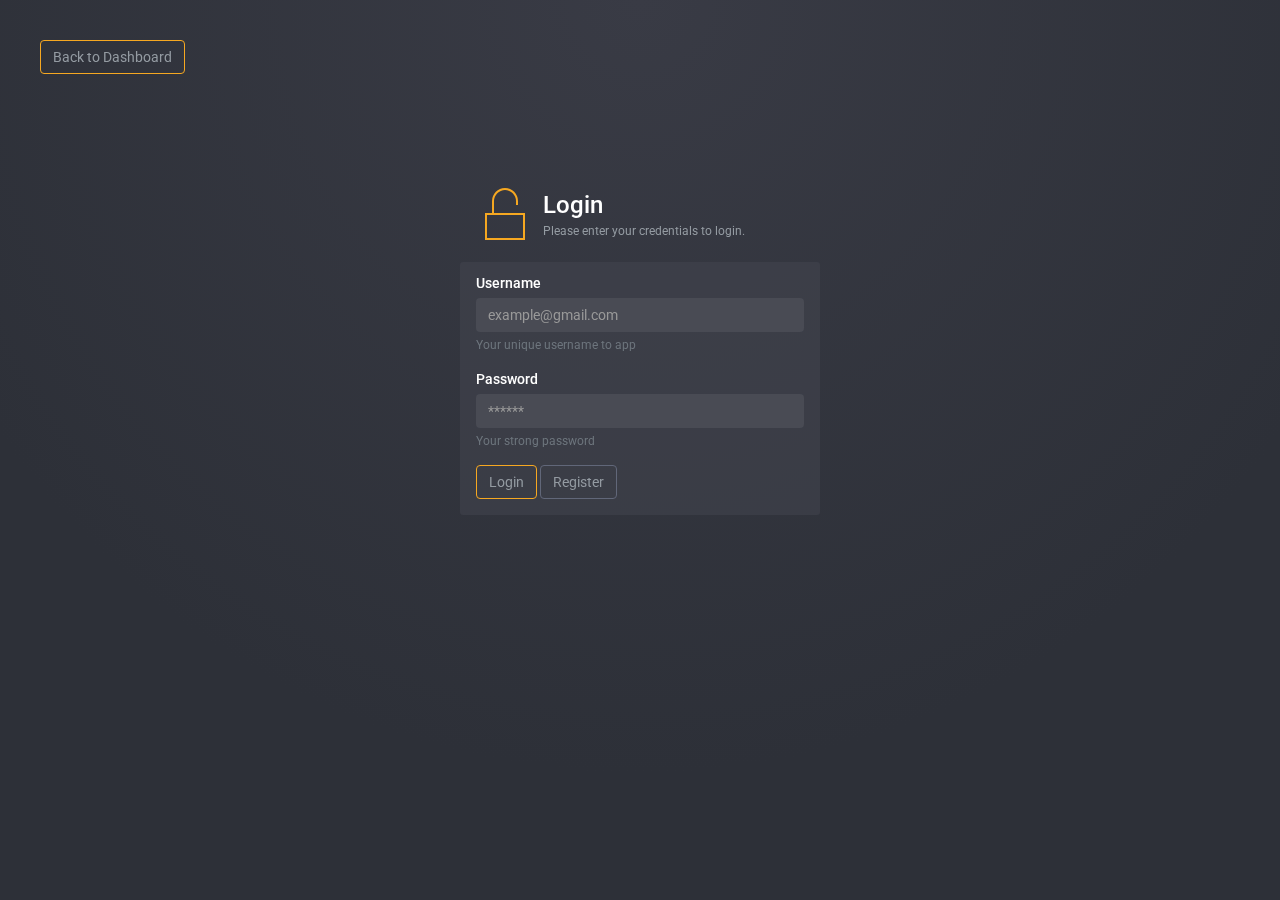
<file: public/luna_admin-v1.1/login.html>
<!DOCTYPE html>
<html>

<!-- Mirrored from webapplayers.com/luna_admin-v1.1/login.html by HTTrack Website Copier/3.x [XR&CO'2014], Thu, 09 Jun 2016 02:18:02 GMT -->
<head>
    <meta charset="utf-8">
    <meta http-equiv="X-UA-Compatible" content="IE=edge">
    <meta name="viewport" content="width=device-width, initial-scale=1.0">

    <link href='http://fonts.googleapis.com/css?family=Roboto:300,400,500,700,900' rel='stylesheet' type='text/css'>

    <!-- Page title -->
    <title>LUNA | Responsive Admin Theme</title>

    <!-- Vendor styles -->
    <link rel="stylesheet" href="vendor/fontawesome/css/font-awesome.css"/>
    <link rel="stylesheet" href="vendor/animate.css/animate.css"/>
    <link rel="stylesheet" href="vendor/bootstrap/css/bootstrap.css"/>

    <!-- App styles -->
    <link rel="stylesheet" href="styles/pe-icons/pe-icon-7-stroke.css"/>
    <link rel="stylesheet" href="styles/pe-icons/helper.css"/>
    <link rel="stylesheet" href="styles/stroke-icons/style.css"/>
    <link rel="stylesheet" href="styles/style.css">
</head>
<body class="blank">

<!-- Wrapper-->
<div class="wrapper">


    <!-- Main content-->
    <section class="content">
        <div class="back-link">
            <a href="index.html" class="btn btn-accent">Back to Dashboard</a>
        </div>

        <div class="container-center animated slideInDown">


            <div class="view-header">
                <div class="header-icon">
                    <i class="pe page-header-icon pe-7s-unlock"></i>
                </div>
                <div class="header-title">
                    <h3>Login</h3>
                    <small>
                        Please enter your credentials to login.
                    </small>
                </div>
            </div>

            <div class="panel panel-filled">
                <div class="panel-body">
                    <form action="https://webapplayers.com/luna_admin-v1.1/index.html" id="loginForm" novalidate>
                        <div class="form-group">
                            <label class="control-label" for="username">Username</label>
                            <input type="text" placeholder="example@gmail.com" title="Please enter you username" required="" value="" name="username" id="username" class="form-control">
                            <span class="help-block small">Your unique username to app</span>
                        </div>
                        <div class="form-group">
                            <label class="control-label" for="password">Password</label>
                            <input type="password" title="Please enter your password" placeholder="******" required="" value="" name="password" id="password" class="form-control">
                            <span class="help-block small">Your strong password</span>
                        </div>
                        <div>
                            <button class="btn btn-accent">Login</button>
                            <a class="btn btn-default" href="register.html">Register</a>
                        </div>
                    </form>
                </div>
            </div>

        </div>
    </section>
    <!-- End main content-->

</div>
<!-- End wrapper-->

<!-- Vendor scripts -->
<script src="vendor/pacejs/pace.min.js"></script>
<script src="vendor/jquery/dist/jquery.min.js"></script>
<script src="vendor/bootstrap/js/bootstrap.min.js"></script>

<!-- App scripts -->
<script src="scripts/luna.js"></script>

</body>


<!-- Mirrored from webapplayers.com/luna_admin-v1.1/login.html by HTTrack Website Copier/3.x [XR&CO'2014], Thu, 09 Jun 2016 02:18:02 GMT -->
</html>
</file>
<file: public/luna_admin-v1.1/styles/pe-icons/pe-icon-7-stroke.css>
@font-face {
	font-family: 'Pe-icon-7-stroke';
	src:url('Pe-icon-7-strokebb1d.eot?d7yf1v');
	src:url('Pe-icon-7-stroked41d.eot?#iefixd7yf1v') format('embedded-opentype'),
		url('Pe-icon-7-strokebb1d.woff?d7yf1v') format('woff'),
		url('Pe-icon-7-strokebb1d.ttf?d7yf1v') format('truetype'),
		url('Pe-icon-7-strokebb1d.svg?d7yf1v#Pe-icon-7-stroke') format('svg');
	font-weight: normal;
	font-style: normal;
}

[class^="pe-7s-"], [class*=" pe-7s-"] {
	display: inline-block;
	font-family: 'Pe-icon-7-stroke';
	speak: none;
	font-style: normal;
	font-weight: normal;
	font-variant: normal;
	text-transform: none;
	line-height: 1;

	/* Better Font Rendering =========== */
	-webkit-font-smoothing: antialiased;
	-moz-osx-font-smoothing: grayscale;
}

.pe-7s-album:before {
	content: "\e6aa";
}
.pe-7s-arc:before {
	content: "\e6ab";
}
.pe-7s-back-2:before {
	content: "\e6ac";
}
.pe-7s-bandaid:before {
	content: "\e6ad";
}
.pe-7s-car:before {
	content: "\e6ae";
}
.pe-7s-diamond:before {
	content: "\e6af";
}
.pe-7s-door-lock:before {
	content: "\e6b0";
}
.pe-7s-eyedropper:before {
	content: "\e6b1";
}
.pe-7s-female:before {
	content: "\e6b2";
}
.pe-7s-gym:before {
	content: "\e6b3";
}
.pe-7s-hammer:before {
	content: "\e6b4";
}
.pe-7s-headphones:before {
	content: "\e6b5";
}
.pe-7s-helm:before {
	content: "\e6b6";
}
.pe-7s-hourglass:before {
	content: "\e6b7";
}
.pe-7s-leaf:before {
	content: "\e6b8";
}
.pe-7s-magic-wand:before {
	content: "\e6b9";
}
.pe-7s-male:before {
	content: "\e6ba";
}
.pe-7s-map-2:before {
	content: "\e6bb";
}
.pe-7s-next-2:before {
	content: "\e6bc";
}
.pe-7s-paint-bucket:before {
	content: "\e6bd";
}
.pe-7s-pendrive:before {
	content: "\e6be";
}
.pe-7s-photo:before {
	content: "\e6bf";
}
.pe-7s-piggy:before {
	content: "\e6c0";
}
.pe-7s-plugin:before {
	content: "\e6c1";
}
.pe-7s-refresh-2:before {
	content: "\e6c2";
}
.pe-7s-rocket:before {
	content: "\e6c3";
}
.pe-7s-settings:before {
	content: "\e6c4";
}
.pe-7s-shield:before {
	content: "\e6c5";
}
.pe-7s-smile:before {
	content: "\e6c6";
}
.pe-7s-usb:before {
	content: "\e6c7";
}
.pe-7s-vector:before {
	content: "\e6c8";
}
.pe-7s-wine:before {
	content: "\e6c9";
}
.pe-7s-cloud-upload:before {
	content: "\e68a";
}
.pe-7s-cash:before {
	content: "\e68c";
}
.pe-7s-close:before {
	content: "\e680";
}
.pe-7s-bluetooth:before {
	content: "\e68d";
}
.pe-7s-cloud-download:before {
	content: "\e68b";
}
.pe-7s-way:before {
	content: "\e68e";
}
.pe-7s-close-circle:before {
	content: "\e681";
}
.pe-7s-id:before {
	content: "\e68f";
}
.pe-7s-angle-up:before {
	content: "\e682";
}
.pe-7s-wristwatch:before {
	content: "\e690";
}
.pe-7s-angle-up-circle:before {
	content: "\e683";
}
.pe-7s-world:before {
	content: "\e691";
}
.pe-7s-angle-right:before {
	content: "\e684";
}
.pe-7s-volume:before {
	content: "\e692";
}
.pe-7s-angle-right-circle:before {
	content: "\e685";
}
.pe-7s-users:before {
	content: "\e693";
}
.pe-7s-angle-left:before {
	content: "\e686";
}
.pe-7s-user-female:before {
	content: "\e694";
}
.pe-7s-angle-left-circle:before {
	content: "\e687";
}
.pe-7s-up-arrow:before {
	content: "\e695";
}
.pe-7s-angle-down:before {
	content: "\e688";
}
.pe-7s-switch:before {
	content: "\e696";
}
.pe-7s-angle-down-circle:before {
	content: "\e689";
}
.pe-7s-scissors:before {
	content: "\e697";
}
.pe-7s-wallet:before {
	content: "\e600";
}
.pe-7s-safe:before {
	content: "\e698";
}
.pe-7s-volume2:before {
	content: "\e601";
}
.pe-7s-volume1:before {
	content: "\e602";
}
.pe-7s-voicemail:before {
	content: "\e603";
}
.pe-7s-video:before {
	content: "\e604";
}
.pe-7s-user:before {
	content: "\e605";
}
.pe-7s-upload:before {
	content: "\e606";
}
.pe-7s-unlock:before {
	content: "\e607";
}
.pe-7s-umbrella:before {
	content: "\e608";
}
.pe-7s-trash:before {
	content: "\e609";
}
.pe-7s-tools:before {
	content: "\e60a";
}
.pe-7s-timer:before {
	content: "\e60b";
}
.pe-7s-ticket:before {
	content: "\e60c";
}
.pe-7s-target:before {
	content: "\e60d";
}
.pe-7s-sun:before {
	content: "\e60e";
}
.pe-7s-study:before {
	content: "\e60f";
}
.pe-7s-stopwatch:before {
	content: "\e610";
}
.pe-7s-star:before {
	content: "\e611";
}
.pe-7s-speaker:before {
	content: "\e612";
}
.pe-7s-signal:before {
	content: "\e613";
}
.pe-7s-shuffle:before {
	content: "\e614";
}
.pe-7s-shopbag:before {
	content: "\e615";
}
.pe-7s-share:before {
	content: "\e616";
}
.pe-7s-server:before {
	content: "\e617";
}
.pe-7s-search:before {
	content: "\e618";
}
.pe-7s-film:before {
	content: "\e6a5";
}
.pe-7s-science:before {
	content: "\e619";
}
.pe-7s-disk:before {
	content: "\e6a6";
}
.pe-7s-ribbon:before {
	content: "\e61a";
}
.pe-7s-repeat:before {
	content: "\e61b";
}
.pe-7s-refresh:before {
	content: "\e61c";
}
.pe-7s-add-user:before {
	content: "\e6a9";
}
.pe-7s-refresh-cloud:before {
	content: "\e61d";
}
.pe-7s-paperclip:before {
	content: "\e69c";
}
.pe-7s-radio:before {
	content: "\e61e";
}
.pe-7s-note2:before {
	content: "\e69d";
}
.pe-7s-print:before {
	content: "\e61f";
}
.pe-7s-network:before {
	content: "\e69e";
}
.pe-7s-prev:before {
	content: "\e620";
}
.pe-7s-mute:before {
	content: "\e69f";
}
.pe-7s-power:before {
	content: "\e621";
}
.pe-7s-medal:before {
	content: "\e6a0";
}
.pe-7s-portfolio:before {
	content: "\e622";
}
.pe-7s-like2:before {
	content: "\e6a1";
}
.pe-7s-plus:before {
	content: "\e623";
}
.pe-7s-left-arrow:before {
	content: "\e6a2";
}
.pe-7s-play:before {
	content: "\e624";
}
.pe-7s-key:before {
	content: "\e6a3";
}
.pe-7s-plane:before {
	content: "\e625";
}
.pe-7s-joy:before {
	content: "\e6a4";
}
.pe-7s-photo-gallery:before {
	content: "\e626";
}
.pe-7s-pin:before {
	content: "\e69b";
}
.pe-7s-phone:before {
	content: "\e627";
}
.pe-7s-plug:before {
	content: "\e69a";
}
.pe-7s-pen:before {
	content: "\e628";
}
.pe-7s-right-arrow:before {
	content: "\e699";
}
.pe-7s-paper-plane:before {
	content: "\e629";
}
.pe-7s-delete-user:before {
	content: "\e6a7";
}
.pe-7s-paint:before {
	content: "\e62a";
}
.pe-7s-bottom-arrow:before {
	content: "\e6a8";
}
.pe-7s-notebook:before {
	content: "\e62b";
}
.pe-7s-note:before {
	content: "\e62c";
}
.pe-7s-next:before {
	content: "\e62d";
}
.pe-7s-news-paper:before {
	content: "\e62e";
}
.pe-7s-musiclist:before {
	content: "\e62f";
}
.pe-7s-music:before {
	content: "\e630";
}
.pe-7s-mouse:before {
	content: "\e631";
}
.pe-7s-more:before {
	content: "\e632";
}
.pe-7s-moon:before {
	content: "\e633";
}
.pe-7s-monitor:before {
	content: "\e634";
}
.pe-7s-micro:before {
	content: "\e635";
}
.pe-7s-menu:before {
	content: "\e636";
}
.pe-7s-map:before {
	content: "\e637";
}
.pe-7s-map-marker:before {
	content: "\e638";
}
.pe-7s-mail:before {
	content: "\e639";
}
.pe-7s-mail-open:before {
	content: "\e63a";
}
.pe-7s-mail-open-file:before {
	content: "\e63b";
}
.pe-7s-magnet:before {
	content: "\e63c";
}
.pe-7s-loop:before {
	content: "\e63d";
}
.pe-7s-look:before {
	content: "\e63e";
}
.pe-7s-lock:before {
	content: "\e63f";
}
.pe-7s-lintern:before {
	content: "\e640";
}
.pe-7s-link:before {
	content: "\e641";
}
.pe-7s-like:before {
	content: "\e642";
}
.pe-7s-light:before {
	content: "\e643";
}
.pe-7s-less:before {
	content: "\e644";
}
.pe-7s-keypad:before {
	content: "\e645";
}
.pe-7s-junk:before {
	content: "\e646";
}
.pe-7s-info:before {
	content: "\e647";
}
.pe-7s-home:before {
	content: "\e648";
}
.pe-7s-help2:before {
	content: "\e649";
}
.pe-7s-help1:before {
	content: "\e64a";
}
.pe-7s-graph3:before {
	content: "\e64b";
}
.pe-7s-graph2:before {
	content: "\e64c";
}
.pe-7s-graph1:before {
	content: "\e64d";
}
.pe-7s-graph:before {
	content: "\e64e";
}
.pe-7s-global:before {
	content: "\e64f";
}
.pe-7s-gleam:before {
	content: "\e650";
}
.pe-7s-glasses:before {
	content: "\e651";
}
.pe-7s-gift:before {
	content: "\e652";
}
.pe-7s-folder:before {
	content: "\e653";
}
.pe-7s-flag:before {
	content: "\e654";
}
.pe-7s-filter:before {
	content: "\e655";
}
.pe-7s-file:before {
	content: "\e656";
}
.pe-7s-expand1:before {
	content: "\e657";
}
.pe-7s-exapnd2:before {
	content: "\e658";
}
.pe-7s-edit:before {
	content: "\e659";
}
.pe-7s-drop:before {
	content: "\e65a";
}
.pe-7s-drawer:before {
	content: "\e65b";
}
.pe-7s-download:before {
	content: "\e65c";
}
.pe-7s-display2:before {
	content: "\e65d";
}
.pe-7s-display1:before {
	content: "\e65e";
}
.pe-7s-diskette:before {
	content: "\e65f";
}
.pe-7s-date:before {
	content: "\e660";
}
.pe-7s-cup:before {
	content: "\e661";
}
.pe-7s-culture:before {
	content: "\e662";
}
.pe-7s-crop:before {
	content: "\e663";
}
.pe-7s-credit:before {
	content: "\e664";
}
.pe-7s-copy-file:before {
	content: "\e665";
}
.pe-7s-config:before {
	content: "\e666";
}
.pe-7s-compass:before {
	content: "\e667";
}
.pe-7s-comment:before {
	content: "\e668";
}
.pe-7s-coffee:before {
	content: "\e669";
}
.pe-7s-cloud:before {
	content: "\e66a";
}
.pe-7s-clock:before {
	content: "\e66b";
}
.pe-7s-check:before {
	content: "\e66c";
}
.pe-7s-chat:before {
	content: "\e66d";
}
.pe-7s-cart:before {
	content: "\e66e";
}
.pe-7s-camera:before {
	content: "\e66f";
}
.pe-7s-call:before {
	content: "\e670";
}
.pe-7s-calculator:before {
	content: "\e671";
}
.pe-7s-browser:before {
	content: "\e672";
}
.pe-7s-box2:before {
	content: "\e673";
}
.pe-7s-box1:before {
	content: "\e674";
}
.pe-7s-bookmarks:before {
	content: "\e675";
}
.pe-7s-bicycle:before {
	content: "\e676";
}
.pe-7s-bell:before {
	content: "\e677";
}
.pe-7s-battery:before {
	content: "\e678";
}
.pe-7s-ball:before {
	content: "\e679";
}
.pe-7s-back:before {
	content: "\e67a";
}
.pe-7s-attention:before {
	content: "\e67b";
}
.pe-7s-anchor:before {
	content: "\e67c";
}
.pe-7s-albums:before {
	content: "\e67d";
}
.pe-7s-alarm:before {
	content: "\e67e";
}
.pe-7s-airplay:before {
	content: "\e67f";
}
</file>
<file: public/luna_admin-v1.1/styles/stroke-icons/style.css>
@font-face {
	font-family: 'stroke';
	src:url('stroke798b.eot?-yg5sl9');
	src:url('stroked41d.eot?#iefix-yg5sl9') format('embedded-opentype'),
		url('stroke798b.woff?-yg5sl9') format('woff'),
		url('stroke798b.ttf?-yg5sl9') format('truetype'),
		url('stroke798b.svg?-yg5sl9#stroke') format('svg');
	font-weight: normal;
	font-style: normal;
}

i {
	font-family: 'stroke';
	speak: none;
	font-style: normal;
	font-weight: normal;
	font-variant: normal;
	text-transform: none;
	line-height: 1;

	/* Better Font Rendering =========== */
	-webkit-font-smoothing: antialiased;
	-moz-osx-font-smoothing: grayscale;
}

.stroke-alignleft:before {
	content: "\e600";
}
.stroke-alignmiddle:before {
	content: "\e601";
}
.stroke-alignright:before {
	content: "\e602";
}
.stroke-arrow:before {
	content: "\e603";
}
.stroke-battery:before {
	content: "\e604";
}
.stroke-bell:before {
	content: "\e605";
}
.stroke-blank:before {
	content: "\e606";
}
.stroke-bluetooth:before {
	content: "\e607";
}
.stroke-browser:before {
	content: "\e608";
}
.stroke-camera:before {
	content: "\e609";
}
.stroke-cart:before {
	content: "\e60a";
}
.stroke-chat:before {
	content: "\e60b";
}
.stroke-checkmark:before {
	content: "\e60c";
}
.stroke-clock:before {
	content: "\e60d";
}
.stroke-close:before {
	content: "\e60e";
}
.stroke-cocktail:before {
	content: "\e60f";
}
.stroke-compass:before {
	content: "\e610";
}
.stroke-connection:before {
	content: "\e611";
}
.stroke-cursor:before {
	content: "\e612";
}
.stroke-display:before {
	content: "\e613";
}
.stroke-download:before {
	content: "\e614";
}
.stroke-drop:before {
	content: "\e615";
}
.stroke-emptyblank:before {
	content: "\e616";
}
.stroke-flag:before {
	content: "\e617";
}
.stroke-forward2:before {
	content: "\e618";
}
.stroke-forward:before {
	content: "\e619";
}
.stroke-gift:before {
	content: "\e61a";
}
.stroke-graphic:before {
	content: "\e61b";
}
.stroke-grid:before {
	content: "\e61c";
}
.stroke-hamburgermenu:before {
	content: "\e61d";
}
.stroke-headphones:before {
	content: "\e61e";
}
.stroke-heart:before {
	content: "\e61f";
}
.stroke-home:before {
	content: "\e620";
}
.stroke-hyperlink:before {
	content: "\e621";
}
.stroke-justifyall:before {
	content: "\e622";
}
.stroke-key:before {
	content: "\e623";
}
.stroke-label:before {
	content: "\e624";
}
.stroke-launch:before {
	content: "\e625";
}
.stroke-lockclosed:before {
	content: "\e626";
}
.stroke-lockopen:before {
	content: "\e627";
}
.stroke-magnet:before {
	content: "\e628";
}
.stroke-magnifyingglass2:before {
	content: "\e629";
}
.stroke-magnifyingglassminus:before {
	content: "\e62a";
}
.stroke-magnifyingglassplus:before {
	content: "\e62b";
}
.stroke-magnifyingglass:before {
	content: "\e62c";
}
.stroke-mail:before {
	content: "\e62d";
}
.stroke-mappin:before {
	content: "\e62e";
}
.stroke-map:before {
	content: "\e62f";
}
.stroke-maximize:before {
	content: "\e630";
}
.stroke-microphone:before {
	content: "\e631";
}
.stroke-minimize:before {
	content: "\e632";
}
.stroke-minus:before {
	content: "\e633";
}
.stroke-mouse:before {
	content: "\e634";
}
.stroke-music:before {
	content: "\e635";
}
.stroke-navigation:before {
	content: "\e636";
}
.stroke-notifications:before {
	content: "\e637";
}
.stroke-pause:before {
	content: "\e638";
}
.stroke-pencil:before {
	content: "\e639";
}
.stroke-play:before {
	content: "\e63a";
}
.stroke-plus:before {
	content: "\e63b";
}
.stroke-power:before {
	content: "\e63c";
}
.stroke-print:before {
	content: "\e63d";
}
.stroke-repeat:before {
	content: "\e63e";
}
.stroke-rule:before {
	content: "\e63f";
}
.stroke-selection:before {
	content: "\e640";
}
.stroke-settings:before {
	content: "\e641";
}
.stroke-share:before {
	content: "\e642";
}
.stroke-shuffle:before {
	content: "\e643";
}
.stroke-soundminus:before {
	content: "\e644";
}
.stroke-soundplus:before {
	content: "\e645";
}
.stroke-speaker:before {
	content: "\e646";
}
.stroke-star:before {
	content: "\e647";
}
.stroke-statistics:before {
	content: "\e648";
}
.stroke-stop:before {
	content: "\e649";
}
.stroke-sun:before {
	content: "\e64a";
}
.stroke-trashbin:before {
	content: "\e64b";
}
.stroke-umbrella:before {
	content: "\e64c";
}
.stroke-upload:before {
	content: "\e64d";
}
.stroke-videocamera:before {
	content: "\e64e";
}
.stroke-wifi:before {
	content: "\e64f";
}
</file>
<file: public/luna_admin-v1.1/styles/style.css>
.btn:active,
.btn.active {
    box-shadow: none;
}

.btn {
    color: inherit;
    background-color: transparent;
}

.buttons-margin .btn {
    margin-bottom: 5px;
}

.btn-default {
    border-color: #585d6e;
}

.btn.btn-w-sm {
    min-width: 80px;
}

.btn.btn-w-md {
    min-width: 120px;
}

.btn.btn-w-lg {
    min-width: 160px;
}

.btn.btn-rounded {
    border-radius: 50px;
}

.btn.btn-squared {
    border-radius: 0;
}

.btn-accent {
    color: #949ba2;
    background-color: transparent;
    border-color: #f6a821;
}

.btn-accent:focus,
.btn-accent.focus {
    color: #ffffff;
    background-color: rgba(246, 168, 33, 0.1);
    border-color: #f6a821;
    outline: 0;
    box-shadow: none;
}

.btn-accent:hover {
    color: #ffffff;
    background-color: rgba(246, 168, 33, 0.1);
    border-color: #f6a821;
}

.btn-accent:active,
.btn-accent.active,
.open > .dropdown-toggle.btn-accent {
    color: #ffffff;
    background-color: rgba(246, 168, 33, 0.1);
    border-color: #f6a821;
}

.btn-accent:active:hover,
.btn-accent.active:hover,
.open > .dropdown-toggle.btn-accent:hover,
.btn-accent:active:focus,
.btn-accent.active:focus,
.open > .dropdown-toggle.btn-accent:focus,
.btn-accent:active.focus,
.btn-accent.active.focus,
.open > .dropdown-toggle.btn-accent.focus {
    color: #ffffff;
    background-color: rgba(246, 168, 33, 0.1);
    border-color: #f8bb52;
    outline: 0;
    box-shadow: none;
}

.btn-accent:active,
.btn-accent.active,
.open > .dropdown-toggle.btn-accent {
    background-image: none;
}

.btn-accent.disabled:hover,
.btn-accent[disabled]:hover,
fieldset[disabled] .btn-accent:hover,
.btn-accent.disabled:focus,
.btn-accent[disabled]:focus,
fieldset[disabled] .btn-accent:focus,
.btn-accent.disabled.focus,
.btn-accent[disabled].focus,
fieldset[disabled] .btn-accent.focus {
    background-color: rgba(246, 168, 33, 0.1);
    border-color: #f6a821;
}

.btn-accent .badge {
    color: transparent;
    background-color: #949ba2;
}

.btn-default {
    color: #949ba2;
    background-color: transparent;
    border-color: #616779;
}

.btn-default:focus,
.btn-default.focus {
    color: #ffffff;
    background-color: rgba(97, 103, 121, 0.1);
    border-color: #616779;
    outline: 0;
    box-shadow: none;
}

.btn-default:hover {
    color: #ffffff;
    background-color: rgba(97, 103, 121, 0.1);
    border-color: #616779;
}

.btn-default:active,
.btn-default.active,
.open > .dropdown-toggle.btn-default {
    color: #ffffff;
    background-color: rgba(97, 103, 121, 0.1);
    border-color: #616779;
}

.btn-default:active:hover,
.btn-default.active:hover,
.open > .dropdown-toggle.btn-default:hover,
.btn-default:active:focus,
.btn-default.active:focus,
.open > .dropdown-toggle.btn-default:focus,
.btn-default:active.focus,
.btn-default.active.focus,
.open > .dropdown-toggle.btn-default.focus {
    color: #ffffff;
    background-color: rgba(97, 103, 121, 0.1);
    border-color: #798094;
    outline: 0;
    box-shadow: none;
}

.btn-default:active,
.btn-default.active,
.open > .dropdown-toggle.btn-default {
    background-image: none;
}

.btn-default.disabled:hover,
.btn-default[disabled]:hover,
fieldset[disabled] .btn-default:hover,
.btn-default.disabled:focus,
.btn-default[disabled]:focus,
fieldset[disabled] .btn-default:focus,
.btn-default.disabled.focus,
.btn-default[disabled].focus,
fieldset[disabled] .btn-default.focus {
    background-color: rgba(97, 103, 121, 0.1);
    border-color: #616779;
}

.btn-default .badge {
    color: transparent;
    background-color: #949ba2;
}

.btn-primary {
    color: #949ba2;
    background-color: transparent;
    border-color: #0F83C9;
}

.btn-primary:focus,
.btn-primary.focus {
    color: #ffffff;
    background-color: rgba(15, 131, 201, 0.1);
    border-color: #0F83C9;
    outline: 0;
    box-shadow: none;
}

.btn-primary:hover {
    color: #ffffff;
    background-color: rgba(15, 131, 201, 0.1);
    border-color: #0F83C9;
}

.btn-primary:active,
.btn-primary.active,
.open > .dropdown-toggle.btn-primary {
    color: #ffffff;
    background-color: rgba(15, 131, 201, 0.1);
    border-color: #0F83C9;
}

.btn-primary:active:hover,
.btn-primary.active:hover,
.open > .dropdown-toggle.btn-primary:hover,
.btn-primary:active:focus,
.btn-primary.active:focus,
.open > .dropdown-toggle.btn-primary:focus,
.btn-primary:active.focus,
.btn-primary.active.focus,
.open > .dropdown-toggle.btn-primary.focus {
    color: #ffffff;
    background-color: rgba(15, 131, 201, 0.1);
    border-color: #1d9fee;
    outline: 0;
    box-shadow: none;
}

.btn-primary:active,
.btn-primary.active,
.open > .dropdown-toggle.btn-primary {
    background-image: none;
}

.btn-primary.disabled:hover,
.btn-primary[disabled]:hover,
fieldset[disabled] .btn-primary:hover,
.btn-primary.disabled:focus,
.btn-primary[disabled]:focus,
fieldset[disabled] .btn-primary:focus,
.btn-primary.disabled.focus,
.btn-primary[disabled].focus,
fieldset[disabled] .btn-primary.focus {
    background-color: rgba(15, 131, 201, 0.1);
    border-color: #0F83C9;
}

.btn-primary .badge {
    color: transparent;
    background-color: #949ba2;
}

.btn-success {
    color: #949ba2;
    background-color: transparent;
    border-color: #1bbf89;
}

.btn-success:focus,
.btn-success.focus {
    color: #ffffff;
    background-color: rgba(27, 191, 137, 0.1);
    border-color: #1bbf89;
    outline: 0;
    box-shadow: none;
}

.btn-success:hover {
    color: #ffffff;
    background-color: rgba(27, 191, 137, 0.1);
    border-color: #1bbf89;
}

.btn-success:active,
.btn-success.active,
.open > .dropdown-toggle.btn-success {
    color: #ffffff;
    background-color: rgba(27, 191, 137, 0.1);
    border-color: #1bbf89;
}

.btn-success:active:hover,
.btn-success.active:hover,
.open > .dropdown-toggle.btn-success:hover,
.btn-success:active:focus,
.btn-success.active:focus,
.open > .dropdown-toggle.btn-success:focus,
.btn-success:active.focus,
.btn-success.active.focus,
.open > .dropdown-toggle.btn-success.focus {
    color: #ffffff;
    background-color: rgba(27, 191, 137, 0.1);
    border-color: #2ce1a5;
    outline: 0;
    box-shadow: none;
}

.btn-success:active,
.btn-success.active,
.open > .dropdown-toggle.btn-success {
    background-image: none;
}

.btn-success.disabled:hover,
.btn-success[disabled]:hover,
fieldset[disabled] .btn-success:hover,
.btn-success.disabled:focus,
.btn-success[disabled]:focus,
fieldset[disabled] .btn-success:focus,
.btn-success.disabled.focus,
.btn-success[disabled].focus,
fieldset[disabled] .btn-success.focus {
    background-color: rgba(27, 191, 137, 0.1);
    border-color: #1bbf89;
}

.btn-success .badge {
    color: transparent;
    background-color: #949ba2;
}

.btn-info {
    color: #949ba2;
    background-color: transparent;
    border-color: #56C0E0;
}

.btn-info:focus,
.btn-info.focus {
    color: #ffffff;
    background-color: rgba(86, 192, 224, 0.1);
    border-color: #56C0E0;
    outline: 0;
    box-shadow: none;
}

.btn-info:hover {
    color: #ffffff;
    background-color: rgba(86, 192, 224, 0.1);
    border-color: #56C0E0;
}

.btn-info:active,
.btn-info.active,
.open > .dropdown-toggle.btn-info {
    color: #ffffff;
    background-color: rgba(86, 192, 224, 0.1);
    border-color: #56C0E0;
}

.btn-info:active:hover,
.btn-info.active:hover,
.open > .dropdown-toggle.btn-info:hover,
.btn-info:active:focus,
.btn-info.active:focus,
.open > .dropdown-toggle.btn-info:focus,
.btn-info:active.focus,
.btn-info.active.focus,
.open > .dropdown-toggle.btn-info.focus {
    color: #ffffff;
    background-color: rgba(86, 192, 224, 0.1);
    border-color: #81d0e8;
    outline: 0;
    box-shadow: none;
}

.btn-info:active,
.btn-info.active,
.open > .dropdown-toggle.btn-info {
    background-image: none;
}

.btn-info.disabled:hover,
.btn-info[disabled]:hover,
fieldset[disabled] .btn-info:hover,
.btn-info.disabled:focus,
.btn-info[disabled]:focus,
fieldset[disabled] .btn-info:focus,
.btn-info.disabled.focus,
.btn-info[disabled].focus,
fieldset[disabled] .btn-info.focus {
    background-color: rgba(86, 192, 224, 0.1);
    border-color: #56C0E0;
}

.btn-info .badge {
    color: transparent;
    background-color: #949ba2;
}

.btn-warning {
    color: #949ba2;
    background-color: transparent;
    border-color: #f7af3e;
}

.btn-warning:focus,
.btn-warning.focus {
    color: #ffffff;
    background-color: rgba(247, 175, 62, 0.1);
    border-color: #f7af3e;
    outline: 0;
    box-shadow: none;
}

.btn-warning:hover {
    color: #ffffff;
    background-color: rgba(247, 175, 62, 0.1);
    border-color: #f7af3e;
}

.btn-warning:active,
.btn-warning.active,
.open > .dropdown-toggle.btn-warning {
    color: #ffffff;
    background-color: rgba(247, 175, 62, 0.1);
    border-color: #f7af3e;
}

.btn-warning:active:hover,
.btn-warning.active:hover,
.open > .dropdown-toggle.btn-warning:hover,
.btn-warning:active:focus,
.btn-warning.active:focus,
.open > .dropdown-toggle.btn-warning:focus,
.btn-warning:active.focus,
.btn-warning.active.focus,
.open > .dropdown-toggle.btn-warning.focus {
    color: #ffffff;
    background-color: rgba(247, 175, 62, 0.1);
    border-color: #f9c36f;
    outline: 0;
    box-shadow: none;
}

.btn-warning:active,
.btn-warning.active,
.open > .dropdown-toggle.btn-warning {
    background-image: none;
}

.btn-warning.disabled:hover,
.btn-warning[disabled]:hover,
fieldset[disabled] .btn-warning:hover,
.btn-warning.disabled:focus,
.btn-warning[disabled]:focus,
fieldset[disabled] .btn-warning:focus,
.btn-warning.disabled.focus,
.btn-warning[disabled].focus,
fieldset[disabled] .btn-warning.focus {
    background-color: rgba(247, 175, 62, 0.1);
    border-color: #f7af3e;
}

.btn-warning .badge {
    color: transparent;
    background-color: #949ba2;
}

.btn-danger {
    color: #949ba2;
    background-color: transparent;
    border-color: #DB524B;
}

.btn-danger:focus,
.btn-danger.focus {
    color: #ffffff;
    background-color: rgba(219, 82, 75, 0.1);
    border-color: #DB524B;
    outline: 0;
    box-shadow: none;
}

.btn-danger:hover {
    color: #ffffff;
    background-color: rgba(219, 82, 75, 0.1);
    border-color: #DB524B;
}

.btn-danger:active,
.btn-danger.active,
.open > .dropdown-toggle.btn-danger {
    color: #ffffff;
    background-color: rgba(219, 82, 75, 0.1);
    border-color: #DB524B;
}

.btn-danger:active:hover,
.btn-danger.active:hover,
.open > .dropdown-toggle.btn-danger:hover,
.btn-danger:active:focus,
.btn-danger.active:focus,
.open > .dropdown-toggle.btn-danger:focus,
.btn-danger:active.focus,
.btn-danger.active.focus,
.open > .dropdown-toggle.btn-danger.focus {
    color: #ffffff;
    background-color: rgba(219, 82, 75, 0.1);
    border-color: #e47b75;
    outline: 0;
    box-shadow: none;
}

.btn-danger:active,
.btn-danger.active,
.open > .dropdown-toggle.btn-danger {
    background-image: none;
}

.btn-danger.disabled:hover,
.btn-danger[disabled]:hover,
fieldset[disabled] .btn-danger:hover,
.btn-danger.disabled:focus,
.btn-danger[disabled]:focus,
fieldset[disabled] .btn-danger:focus,
.btn-danger.disabled.focus,
.btn-danger[disabled].focus,
fieldset[disabled] .btn-danger.focus {
    background-color: rgba(219, 82, 75, 0.1);
    border-color: #DB524B;
}

.btn-danger .badge {
    color: transparent;
    background-color: #949ba2;
}

.btn-default:hover,
.btn-default:active,
.btn-default:active:focus,
.btn-default:focus,
.btn-default.active {
    background-color: #3d404c;
}

.btn-link:hover,
.btn-link:active,
.btn-link:active:focus,
.btn-link:focus,
.btn-link.active {
    color: #f6a821;
    text-decoration: none;
}

.content > div {
    opacity: 0;
}

.pace {
    -webkit-pointer-events: none;
    pointer-events: none;
    -webkit-user-select: none;
    -moz-user-select: none;
    user-select: none;
    z-index: 2000;
    position: fixed;
    margin: auto;
    top: 0;
    left: 0;
    right: 0;
    bottom: 0;
    height: 5px;
    width: 200px;
    background: #fff;
    overflow: hidden;
}

.pace .pace-progress {
    -webkit-box-sizing: border-box;
    -moz-box-sizing: border-box;
    -ms-box-sizing: border-box;
    -o-box-sizing: border-box;
    box-sizing: border-box;
    -webkit-transform: translate3d(0, 0, 0);
    -moz-transform: translate3d(0, 0, 0);
    -ms-transform: translate3d(0, 0, 0);
    -o-transform: translate3d(0, 0, 0);
    transform: translate3d(0, 0, 0);
    max-width: 200px;
    z-index: 2000;
    display: block;
    position: absolute;
    top: 0;
    right: 100%;
    height: 100%;
    width: 100%;
    background: #f6a821;
}

.pace.pace-inactive {
    display: none;
}

.pace-done .content > div {
    opacity: 1;
}

.text-muted {
    color: #868e96;
}

.text-accent {
    color: #f6a821;
}

.text-primary {
    color: #0F83C9;
}

.text-success {
    color: #1bbf89;
}

.text-info {
    color: #56C0E0;
}

.text-warning {
    color: #f7af3e;
}

.text-danger {
    color: #DB524B;
}

/* MARGINS & PADDINGS */
.p-xxs {
    padding: 5px !important;
}

.p-xs {
    padding: 10px !important;
}

.p-sm {
    padding: 15px !important;
}

.p-m {
    padding: 20px !important;
}

.p-md {
    padding: 25px !important;
}

.p-lg {
    padding: 30px !important;
}

.p-xl {
    padding: 40px !important;
}

.m-xxs {
    margin: 2px 4px;
}

.m-xs {
    margin: 5px;
}

.m-sm {
    margin: 10px;
}

.m {
    margin: 15px;
}

.m-md {
    margin: 20px;
}

.m-lg {
    margin: 30px;
}

.m-xl {
    margin: 50px;
}

.m-n {
    margin: 0 !important;
}

.m-l-none {
    margin-left: 0;
}

.m-l-xs {
    margin-left: 5px;
}

.m-l-sm {
    margin-left: 10px;
}

.m-l {
    margin-left: 15px;
}

.m-l-md {
    margin-left: 20px;
}

.m-l-lg {
    margin-left: 30px;
}

.m-l-xl {
    margin-left: 40px;
}

.m-l-n-xxs {
    margin-left: -1px;
}

.m-l-n-xs {
    margin-left: -5px;
}

.m-l-n-sm {
    margin-left: -10px;
}

.m-l-n {
    margin-left: -15px;
}

.m-l-n-md {
    margin-left: -20px;
}

.m-l-n-lg {
    margin-left: -30px;
}

.m-l-n-xl {
    margin-left: -40px;
}

.m-t-none {
    margin-top: 0;
}

.m-t-xxs {
    margin-top: 1px;
}

.m-t-xs {
    margin-top: 5px;
}

.m-t-sm {
    margin-top: 10px;
}

.m-t {
    margin-top: 15px;
}

.m-t-md {
    margin-top: 20px;
}

.m-t-lg {
    margin-top: 30px;
}

.m-t-xl {
    margin-top: 40px;
}

.m-t-xxl {
    margin-top: 50px;
}

.m-t-xxxl {
    margin-top: 60px;
}

.m-t-n-xxs {
    margin-top: -1px;
}

.m-t-n-xs {
    margin-top: -5px;
}

.m-t-n-sm {
    margin-top: -10px;
}

.m-t-n {
    margin-top: -15px;
}

.m-t-n-md {
    margin-top: -20px;
}

.m-t-n-lg {
    margin-top: -30px;
}

.m-t-n-xl {
    margin-top: -40px;
}

.m-r-none {
    margin-right: 0;
}

.m-r-xxs {
    margin-right: 1px;
}

.m-r-xs {
    margin-right: 5px;
}

.m-r-sm {
    margin-right: 10px;
}

.m-r {
    margin-right: 15px;
}

.m-r-md {
    margin-right: 20px;
}

.m-r-lg {
    margin-right: 30px;
}

.m-r-xl {
    margin-right: 40px;
}

.m-r-n-xxs {
    margin-right: -1px;
}

.m-r-n-xs {
    margin-right: -5px;
}

.m-r-n-sm {
    margin-right: -10px;
}

.m-r-n {
    margin-right: -15px;
}

.m-r-n-md {
    margin-right: -20px;
}

.m-r-n-lg {
    margin-right: -30px;
}

.m-r-n-xl {
    margin-right: -40px;
}

.m-b-none {
    margin-bottom: 0;
}

.m-b-xxs {
    margin-bottom: 1px;
}

.m-b-xs {
    margin-bottom: 5px;
}

.m-b-sm {
    margin-bottom: 10px;
}

.m-b {
    margin-bottom: 15px;
}

.m-b-md {
    margin-bottom: 20px;
}

.m-b-lg {
    margin-bottom: 30px;
}

.m-b-xl {
    margin-bottom: 40px;
}

.m-b-n-xxs {
    margin-bottom: -1px;
}

.m-b-n-xs {
    margin-bottom: -5px;
}

.m-b-n-sm {
    margin-bottom: -10px;
}

.m-b-n {
    margin-bottom: -15px;
}

.m-b-n-md {
    margin-bottom: -20px;
}

.m-b-n-lg {
    margin-bottom: -30px;
}

.m-b-n-xl {
    margin-bottom: -40px;
}

.space-15 {
    margin: 15px 0;
}

.space-20 {
    margin: 20px 0;
}

.space-25 {
    margin: 25px 0;
}

.space-30 {
    margin: 30px 0;
}

.label-accent {
    background-color: #f6a821;
}

body {
    background: #2f323b;
    font-family: 'Roboto', sans-serif;
    color: #949ba2;
}

.content {
    margin-top: 60px;
    margin-left: 200px;
    position: relative;
    padding: 30px;
    transition: margin-left 0.3s ease-out;
    -webkit-transition: margin-left 0.3s ease-out;
}

.content:before {
    content: '';
    position: fixed;
    top: 0;
    bottom: 0;
    z-index: -2;
    left: 0;
    right: 0;
    background-image: -webkit-radial-gradient(top, circle cover, #393b45 0%, #2d3038 70%);
    background-image: -moz-radial-gradient(center, circle cover, #393b45 0%, #2d3038 70%);
    background-image: -o-radial-gradient(center, circle cover, #393b45 0%, #2d3038 70%);
    background-image: radial-gradient(center, circle cover, #393b45 0%, #2d3038 70%);
    background-position: 50%, 50%;
}

.navigation {
    margin-top: 60px;
    background-color: #24262d;
    width: 200px;
    position: absolute;
    left: 0;
    bottom: 0;
    top: 0;
    transition: left 0.3s ease-out;
    -webkit-transition: left 0.3s ease-out;
}

.navigation nav {
    background-color: #2a2d35;
}

.navigation:before {
    transition: left 0.3s ease-out;
    -webkit-transition: left 0.3s ease-out;
    content: '';
    position: fixed;
    top: 0;
    bottom: 0;
    z-index: -1;
    left: 0;
    background-color: #24262d;
    width: 200px;
}

body.nav-toggle .content {
    margin-left: 0;
}

body.nav-toggle .navigation {
    left: -200px;
}

body.nav-toggle .navigation:before {
    left: -200px;
}

@media (max-width: 767px) {
    .content {
        margin-left: 0;
        padding: 30px 0 10px 0;
    }

    .navigation {
        left: -200px;
        z-index: 2;
    }

    .navigation:before {
        left: -200px;
    }

    body.nav-toggle .content {
        margin-left: 0;
    }

    body.nav-toggle .navigation {
        left: 0;
        z-index: 2;
    }

    body.nav-toggle .navigation:before {
        left: 0;
    }
}

body.blank .content {
    margin: 0;
}

.container-center {
    max-width: 400px;
    margin: 10% auto 0;
    padding: 20px;
}

.container-center.sm {
    max-width: 200px;
}

.container-center.md {
    max-width: 600px;
}

.container-center.lg {
    max-width: 800px;
}

/* Various */
a {
    color: #f6a821;
    text-decoration: none;
}

a:hover,
a:focus {
    color: #f8bb52;
    outline: none;
}

hr {
    margin-top: 20px;
    margin-bottom: 20px;
    border: 0;
    border-top: 1px solid #3d404c;
}

code {
    padding: 2px 4px;
    font-size: 90%;
    color: #f6a821;
    background-color: #24262d;
    border-radius: 3px;
}

pre {
    font-size: 90%;
    color: #949ba2;
    background-color: #24262d;
    border-radius: 3px;
    border: none;
}

mark {
    background-color: #e9e599;
    border-radius: 2px;
    padding: .1em .4em;
}

label {
    color: #ffffff;
    font-weight: 500;
}

sup {
    font-size: 12px;
    top: -0.8em;
}

.help-block {
    color: #6d757d;
}

.bs-example {
    background-color: #2f323b;
    padding: 10px;
    border-radius: 3px;
}

.show-grid [class^="col-"] {
    background-color: #2f323b !important;
    border: 1px solid #3d404c;
    padding-bottom: 10px;
    padding-top: 10px;
}

.slight {
    font-size: 11px;
    font-weight: 300;
}

.show-grid {
    margin: 10px 0 !important;
}

.row {
    margin-left: -10px;
    margin-right: -10px;
}

.col-xs-1,
.col-sm-1,
.col-md-1,
.col-lg-1,
.col-xs-2,
.col-sm-2,
.col-md-2,
.col-lg-2,
.col-xs-3,
.col-sm-3,
.col-md-3,
.col-lg-3,
.col-xs-4,
.col-sm-4,
.col-md-4,
.col-lg-4,
.col-xs-5,
.col-sm-5,
.col-md-5,
.col-lg-5,
.col-xs-6,
.col-sm-6,
.col-md-6,
.col-lg-6,
.col-xs-7,
.col-sm-7,
.col-md-7,
.col-lg-7,
.col-xs-8,
.col-sm-8,
.col-md-8,
.col-lg-8,
.col-xs-9,
.col-sm-9,
.col-md-9,
.col-lg-9,
.col-xs-10,
.col-sm-10,
.col-md-10,
.col-lg-10,
.col-xs-11,
.col-sm-11,
.col-md-11,
.col-lg-11,
.col-xs-12,
.col-sm-12,
.col-md-12,
.col-lg-12 {
    padding-left: 10px;
    padding-right: 10px;
}

/* Icons */
.font-example-box:hover {
    color: #ffffff;
}

.font-example-box {
    text-align: center;
    min-height: 90px;
    margin: 10px 0;
    font-size: 42px;
}

.font-example-box i {
    font-size: 22px;
}

.icon-example-name {
    display: block;
    font-size: 11px;
}

.back-link {
    float: left;
    width: 100%;
    margin: 10px;
}

/* UI Sortable */
.ui-sortable .panel-body {
    cursor: move;
}

.ui-sortable-placeholder {
    border: 1px dashed #535868 !important;
    visibility: visible !important;
}

.navbar {
    min-height: 60px;
}

.navbar-default .navbar-brand,
.navbar-default .navbar-brand:focus {
    width: 200px;
    background-color: #f6a821;
    height: 60px;
    padding: 20px 25px;
    font-weight: 400;
    letter-spacing: 10px;
    color: #FFFFFF;
}

.navbar-default .navbar-brand {
    color: #FFFFFF;
}

.navbar-default .navbar-brand:hover {
    color: #FFFFFF;
    background-color: #f5a212;
}

.navbar-brand span {
    letter-spacing: normal;
    float: right;
    font-size: 12px;
    margin-left: -15px;
    color: #fce2b4;
}

.navbar-default {
    border-bottom: none;
    background-color: #FFFFFF;
}

.left-nav-toggle {
    float: left;
    padding: 9px 10px 8px 25px;
}

.left-nav-toggle:hover a {
    color: #f6a821;
}

.left-nav-toggle a {
    font-size: 30px;
    color: #949ba2;
}

.navbar-default .navbar-nav > li > a {
    color: #6a727a;
}

.left-nav-toggle a:hover,
.left-nav-toggle a:focus {
    text-decoration: none;
}

.navbar-form {
    margin-top: 11px;
    padding: 0;
}

.navbar-form input.form-control {
    border: none;
    box-shadow: none;
    color: #949ba2;
}

.navbar-form input.form-control::-webkit-input-placeholder {
    color: #6f7780;
}

.navbar-form input.form-control:-moz-placeholder {
    color: #6f7780;
}

.navbar-form input.form-control::-moz-placeholder {
    color: #6f7780;
}

.navbar-form input.form-control:-ms-input-placeholder {
    color: #6f7780;
}

.navbar-nav > li > a {
    padding: 20px 15px;
    text-transform: uppercase;
    font-weight: 500;
}

.navbar-nav > li:first-child > a {
    padding-left: 0;
}

.navbar-nav > li:last-child > a {
    padding: 10px 25px 10px 15px;
}

.navbar-nav.navbar-right a .label {
    margin: -5px 0 0 5px;
}

.profil-link img {
    height: 40px;
    margin-left: 10px;
}

.profil-link .profile-address {
    text-transform: lowercase;
}

#mobile-menu {
    display: none;
}

@media (max-width: 767px) {
    #mobile-menu {
        display: block;
    }
}

#mobile-menu {
    float: right;
}

#mobile-menu .left-nav-toggle {
    padding-right: 25px;
}

.luna-nav.nav {
    padding-top: 15px;
}

.luna-nav.nav li > a,
.luna-nav.nav .nav-category {
    padding: 8px 15px 8px 25px;
    margin: 0 0;
}

.luna-nav.nav .nav-info {
    margin-top: 50px;
    padding: 20px 25px 25px 25px;
    font-size: 12px;
    background-color: #24262d;
}

.luna-nav.nav .nav-info i {
    font-size: 34px;
}

.luna-nav.nav .nav-second li > a {
    padding-left: 40px;
}

.luna-nav.nav li.active .nav-second li > a {
    padding-left: 40px;
    border-left: none;
    color: #848c94;
}

.luna-nav.nav li.active .nav-second li.active a {
    padding-left: 34px;
    border-left: 6px solid #c37e08;
    color: #c0c4c8;
}

.luna-nav.nav li.active .nav-second li a:hover {
    color: #c0c4c8;
}

.luna-nav.nav li > a {
    color: #848c94;
}

.luna-nav.nav li.active a {
    border-left: 6px solid #f6a821;
    padding-left: 19px;
    color: #c0c4c8;
}

.luna-nav.nav li a:hover,
.luna-nav.nav li a:focus {
    color: #c0c4c8;
    background: inherit;
}

.luna-nav.nav .nav-category {
    color: #FFFFFF;
    margin-top: 10px;
}

.luna-nav.nav .sub-nav-icon {
    float: right;
    transform: rotate(90deg);
    -webkit-transform: rotate(90deg);
    -moz-transform: rotate(90deg);
    -o-transform: rotate(90deg);
    -ms-transform: rotate(90deg);
}

.panel {
    background-color: transparent;
    -webkit-box-shadow: none;
    -moz-box-shadow: none;
    box-shadow: none;
    color: #949ba2;
    border-radius: 3px;
}

.panel .panel-body {
    padding: 5px 15px 15px 15px;
}

.panel.panel-filled .panel-body {
    padding-top: 10px;
}

.panel .panel-footer {
    background-color: transparent;
    border: none;
}

.panel > .panel-heading {
    color: #ffffff;
}

.panel-tools {
    display: inline-block;
    float: right;
    margin-top: 0;
    padding: 0;
    position: relative;
}

.panel-tools a {
    margin-left: 2px;
    color: #949ba2;
    cursor: pointer;
}

.panel-tools a:hover {
    color: #ffffff;
}

.panel.panel-c-white {
    border-left: 3px solid #949ba2;
}

.panel.panel-c-accent {
    border-left: 3px solid #f6a821;
}

.panel.panel-c-primary {
    border-left: 3px solid #0F83C9;
}

.panel.panel-c-warning {
    border-left: 3px solid #f7af3e;
}

.panel.panel-c-info {
    border-left: 3px solid #56C0E0;
}

.panel.panel-c-success {
    border-left: 3px solid #1bbf89;
}

.panel.panel-c-danger {
    border-left: 3px solid #DB524B;
}

.panel.panel-b-accent {
    background-color: #f6a821;
    color: #ffffff;
}

.panel.panel-b-white {
    background-color: white;
    color: #61686f;
}

.panel.panel-b-white .panel-heading {
    color: #61686f;
}

.panel.panel-b-white .panel-footer {
    color: #61686f;
}

.panel.panel-filled {
    background-color: rgba(68, 70, 79, 0.5);
}

.view-header {
    margin: 20px 0;
    min-height: 50px;
    padding: 0 15px;
}

.view-header .header-icon {
    font-size: 60px;
    color: #f6a821;
    width: 68px;
    float: left;
    margin-top: -8px;
    line-height: 0;
}

.view-header .header-title {
    margin-left: 68px;
}

.view-header .header-title h3 {
    margin-bottom: 2px;
}

.panel.collapsed .panel-body,
.panel.collapsed .panel-footer {
    display: none;
}

.panel.collapsed .fa.fa-chevron-up:before {
    content: "\f078";
}

.panel.collapsed .fa.fa-chevron-down:before {
    content: "\f077";
}

.pagination > li > a,
.pagination > li > span {
    color: #949ba2;
    background-color: transparent;
    border: 1px solid #585d6e;
}

.pagination > li > a:hover,
.pagination > li > span:hover,
.pagination > li > a:focus,
.pagination > li > span:focus {
    color: #ffffff;
    background-color: rgba(97, 103, 121, 0.1);
    border-color: #616779;
}

.pagination > .active > a,
.pagination > .active > span,
.pagination > .active > a:hover,
.pagination > .active > span:hover,
.pagination > .active > a:focus,
.pagination > .active > span:focus {
    color: #ffffff;
    background-color: rgba(97, 103, 121, 0.1);
    border-color: #616779;
}

.pagination > .disabled > span,
.pagination > .disabled > span:hover,
.pagination > .disabled > span:focus,
.pagination > .disabled > a,
.pagination > .disabled > a:hover,
.pagination > .disabled > a:focus {
    color: #949ba2;
    background-color: transparent;
    border-color: #4a4f5d;
}

/* Progress bar */
.progress {
    border-radius: 2px;
    margin-bottom: 10px;
}

.progress-bar {
    background-color: #2f323b;
    text-align: right;
    padding-right: 10px;
    color: #949ba2;
}

.progress-small,
.progress-small .progress-bar {
    height: 10px;
}

.progress-bar-primary {
    border-right: 4px solid #0d74b1;
}

.progress-bar-success {
    border-right: 4px solid #18a979;
}

.progress-bar-info {
    border-right: 4px solid #0d74b1;
}

.progress-bar-warning {
    border-right: 4px solid #f6a526;
}

.progress-bar-danger {
    border-right: 4px solid #d73e36;
}

.full .progress-bar-success {
    background-color: #1bbf89;
    border-right: 4px solid #18a979;
}

.full .progress-bar-info {
    background-color: #0F83C9;
    border-right: 4px solid #0d74b1;
}

.full .progress-bar-warning {
    background-color: #f7af3e;
    border-right: 4px solid #f6a526;
}

.full .progress-bar-danger {
    background-color: #DB524B;
    border-right: 4px solid #d73e36;
}

.full .progress-bar-primary {
    background-color: #0F83C9;
    border-right: 4px solid #0d74b1;
}

.full .progress-bar {
    color: #ffffff;
}

.modal-content {
    background-color: #21242a;
}

.modal-content .modal-title {
    font-size: 22px;
}

.modal-content .modal-header {
    border-color: #3d404c;
    background-color: #1d1f24;
    padding: 40px 20px;
}

.modal-content .modal-body {
    padding: 40px;
}

.modal-content .modal-footer {
    border-color: #3d404c;
    background-color: #1d1f24;
    padding: 20px;
}

.modal-backdrop.in {
    filter: alpha(opacity=10);
    opacity: .1;
}

h1,
h2,
h3,
h4,
h5,
h6 {
    color: #FFFFFF;
}

h1,
.h1,
h2,
.h2,
h3,
.h3 {
    margin-top: 10px;
}

.c-accent {
    color: #f6a821;
}

.c-white {
    color: #FFFFFF;
}

.c-text {
    color: #949ba2;
}

.font-light {
    font-weight: 300;
}

.font-normal {
    font-weight: 400;
}

.font-bold {
    font-weight: 600;
}

.font-extra-bold {
    font-weight: 700;
}

h1 small,
h2 small,
h3 small,
h4 small,
h5 small,
h6 small,
.h1 small,
.h2 small,
.h3 small,
.h4 small,
.h5 small,
.h6 small,
h1 .small,
h2 .small,
h3 .small,
h4 .small,
h5 .small,
h6 .small,
.h1 .small,
.h2 .small,
.h3 .small,
.h4 .small,
.h5 .small,
.h6 .small {
    color: #a4aab0;
}

.label-default {
    background-color: #44464f;
}

.label-primary {
    background-color: #0F83C9;
}

.label-success {
    background-color: #1bbf89;
}

.label-info {
    background-color: #56C0E0;
}

.label-warning {
    background-color: #f7af3e;
}

.label-danger {
    background-color: #DB524B;
}

.badge {
    background-color: transparent;
    border: 1px solid #44464f;
    font-weight: 300;
    color: #aaacb5;
}

.vertical-container {
    /* this class is used to give a max-width to the element it is applied to, and center it horizontally when it reaches that max-width */
    width: 98%;
    margin: 0 auto;
}

.vertical-container::after {
    /* clearfix */
    content: '';
    display: table;
    clear: both;
}

.v-timeline {
    position: relative;
    padding: 0;
    margin-top: 2em;
    margin-bottom: 2em;
}

.v-timeline::before {
    content: '';
    position: absolute;
    top: 0;
    left: 18px;
    height: 100%;
    width: 4px;
    background: #3d404c;
}

.vertical-timeline-content .btn {
    float: right;
}

.vertical-timeline-block {
    position: relative;
    margin: 2em 0;
}

.vertical-timeline-block:after {
    content: "";
    display: table;
    clear: both;
}

.vertical-timeline-block:first-child {
    margin-top: 0;
}

.vertical-timeline-block:last-child {
    margin-bottom: 0;
}

.vertical-timeline-icon {
    position: absolute;
    top: 0;
    left: 0;
    width: 40px;
    height: 40px;
    border-radius: 50%;
    font-size: 16px;
    border: 1px solid #3d404c;
    text-align: center;
    background: #2f323b;
    color: #ffffff;
}

.vertical-timeline-icon i {
    display: block;
    width: 24px;
    height: 24px;
    position: relative;
    left: 50%;
    top: 50%;
    margin-left: -12px;
    margin-top: -9px;
}

.vertical-timeline-content {
    position: relative;
    margin-left: 60px;
    background-color: rgba(68, 70, 79, 0.5);
    border-radius: 0.25em;
    border: 1px solid #3d404c;
}

.vertical-timeline-content:after {
    content: "";
    display: table;
    clear: both;
}

.vertical-timeline-content h2 {
    font-weight: 400;
    margin-top: 4px;
}

.vertical-timeline-content p {
    margin: 1em 0 0 0;
    line-height: 1.6;
}

.vertical-timeline-content .vertical-date {
    font-weight: 500;
    text-align: right;
}

.vertical-date small {
    color: #ffffff;
    font-weight: 400;
}

.vertical-timeline-content:after,
.vertical-timeline-content:before {
    right: 100%;
    top: 20px;
    border: solid transparent;
    content: " ";
    height: 0;
    width: 0;
    position: absolute;
    pointer-events: none;
}

.vertical-timeline-content:after {
    border-color: transparent;
    border-right-color: #3d404c;
    border-width: 10px;
    margin-top: -10px;
}

.vertical-timeline-content:before {
    border-color: transparent;
    border-right-color: #3d404c;
    border-width: 11px;
    margin-top: -11px;
}

.vertical-timeline-content h2 {
    font-size: 16px;
}

/* Nestable list */
.dd {
    position: relative;
    display: block;
    margin: 0;
    padding: 0;
    list-style: none;
    line-height: 20px;
}

.dd-list {
    display: block;
    position: relative;
    margin: 0;
    padding: 0;
    list-style: none;
}

.dd-list .dd-list {
    padding-left: 30px;
}

.dd-collapsed .dd-list {
    display: none;
}

.dd-item,
.dd-empty,
.dd-placeholder {
    display: block;
    position: relative;
    margin: 0;
    padding: 0;
    min-height: 20px;
    line-height: 20px;
}

.dd-handle {
    display: block;
    margin: 5px 0;
    padding: 10px 10px;
    color: #949ba2;
    text-decoration: none;
    border: 1px solid #3d404c;
    background-color: rgba(68, 70, 79, 0.5);
    -webkit-border-radius: 3px;
    border-radius: 3px;
    box-sizing: border-box;
    -moz-box-sizing: border-box;
}

.dd-handle span {
    font-weight: bold;
}

.dd-handle:hover {
    background-color: rgba(68, 70, 79, 0.8);
    cursor: pointer;
}

.dd-item > button {
    display: block;
    position: relative;
    cursor: pointer;
    float: left;
    width: 25px;
    height: 20px;
    margin: 10px 0;
    padding: 0;
    text-indent: 100%;
    white-space: nowrap;
    overflow: hidden;
    border: 0;
    background: transparent;
    font-size: 12px;
    line-height: 1;
    text-align: center;
    font-weight: bold;
}

.dd-item > button:before {
    content: '+';
    display: block;
    position: absolute;
    width: 100%;
    text-align: center;
    text-indent: 0;
}

.dd-item > button[data-action="collapse"]:before {
    content: '-';
}

.dd-placeholder,
.dd-empty {
    margin: 5px 0;
    padding: 0;
    min-height: 30px;
    background: transparent;
    border: 1px dashed #535868;
    box-sizing: border-box;
    -moz-box-sizing: border-box;
}

.dd-empty {
    border: 1px dashed #3d404c;
    min-height: 100px;
    background-color: transparent;
    background-size: 60px 60px;
    background-position: 0 0, 30px 30px;
}

.dd-dragel {
    position: absolute;
    z-index: 9999;
    pointer-events: none;
}

.dd-dragel > .dd-item .dd-handle {
    margin-top: 0;
}

.dd-dragel .dd-handle {
    -webkit-box-shadow: 2px 4px 6px 0 rgba(0, 0, 0, 0.1);
    box-shadow: 2px 4px 6px 0 rgba(0, 0, 0, 0.1);
}

/**
* Nestable Extras
*/
.nestable-lists {
    display: block;
    clear: both;
    padding: 30px 0;
    width: 100%;
    border: 0;
    border-top: 2px solid #e4e5e7;
    border-bottom: 2px solid #e4e5e7;
}

#nestable-menu {
    padding: 0;
    margin: 10px 0 20px 0;
}

#nestable-output {
    width: 100%;
    font-size: 0.75em;
    line-height: 1.333333em;
    font-family: open sans, lucida grande, lucida sans unicode, helvetica, arial, sans-serif;
    padding: 5px;
    box-sizing: border-box;
    -moz-box-sizing: border-box;
}

#nestable-output {
    font-size: 14px;
    padding: 25px;
    box-sizing: border-box;
    -moz-box-sizing: border-box;
}

.nav-tabs {
    border: none;
}

.nav-tabs > li.active > a,
.nav-tabs > li.active > a:hover,
.nav-tabs > li.active > a:focus {
    background-color: rgba(68, 70, 79, 0.5);
    color: #ffffff;
    border-width: 0 0 1px 0;
}

.tab-pane .panel-body {
    border-top: none;
    background-color: rgba(68, 70, 79, 0.5);
    margin-bottom: 20px;
}

.nav-tabs > li a:hover {
    background: transparent;
    border-color: transparent;
}

.nav-tabs > li > a {
    color: #949ba2;
}

.tabs-below > .nav-tabs,
.tabs-right > .nav-tabs,
.tabs-left > .nav-tabs {
    border-bottom: 0;
}

.tabs-left .panel-body {
    position: static;
}

.tabs-left > .nav-tabs,
.tabs-right > .nav-tabs {
    width: 20%;
}

.tabs-left .panel-body {
    width: 80%;
    margin-left: 20%;
}

.tabs-right .panel-body {
    width: 80%;
    margin-right: 20%;
}

.tab-content > .tab-pane,
.pill-content > .pill-pane {
    display: none;
}

.tab-content > .active,
.pill-content > .active {
    display: block;
}

.tabs-below > .nav-tabs > li {
    margin-bottom: 0;
}

.tabs-below > .nav-tabs > li > a {
    -webkit-border-radius: 0 0 4px 4px;
    -moz-border-radius: 0 0 4px 4px;
    border-radius: 0 0 4px 4px;
}

.tabs-left > .nav-tabs > li,
.tabs-right > .nav-tabs > li {
    float: none;
}

.tabs-left > .nav-tabs > li > a,
.tabs-right > .nav-tabs > li > a {
    margin-right: 0;
    margin-bottom: 3px;
}

.tabs-left > .nav-tabs {
    float: left;
    margin-right: 19px;
}

.tabs-left > .nav-tabs > li > a {
    -webkit-border-radius: 4px 0 0 4px;
    -moz-border-radius: 4px 0 0 4px;
    border-radius: 4px 0 0 4px;
}

.tabs-right > .nav-tabs {
    float: right;
    margin-left: 19px;
}

.tabs-right > .nav-tabs > li > a {
    -webkit-border-radius: 0 4px 4px 0;
    -moz-border-radius: 0 4px 4px 0;
    border-radius: 0 4px 4px 0;
}

.table > thead > tr > th,
.table > tbody > tr > th,
.table > tfoot > tr > th,
.table > thead > tr > td,
.table > tbody > tr > td,
.table > tfoot > tr > td {
    border-top: 1px solid #3d404c;
}

.table > thead > tr > th {
    border-bottom: none;
}

.table-striped > tbody > tr:nth-of-type(odd) {
    background-color: rgba(68, 70, 79, 0.5);
}

.table > thead > tr > td.active,
.table > tbody > tr > td.active,
.table > tfoot > tr > td.active,
.table > thead > tr > th.active,
.table > tbody > tr > th.active,
.table > tfoot > tr > th.active,
.table > thead > tr.active > td,
.table > tbody > tr.active > td,
.table > tfoot > tr.active > td,
.table > thead > tr.active > th,
.table > tbody > tr.active > th,
.table > tfoot > tr.active > th {
    background-color: #494b54;
}

.table-hover > tbody > tr:hover {
    background-color: #494b54;
}

.table-bordered,
.table-bordered > thead > tr > th,
.table-bordered > tbody > tr > th,
.table-bordered > tfoot > tr > th,
.table-bordered > thead > tr > td,
.table-bordered > tbody > tr > td,
.table-bordered > tfoot > tr > td {
    border-color: #3d404c;
}

.panel-filled .table > thead > tr > th,
.panel-filled .table > tbody > tr > th,
.panel-filled .table > tfoot > tr > th,
.panel-filled .table > thead > tr > td,
.panel-filled .table > tbody > tr > td,
.panel-filled .table > tfoot > tr > td {
    border-color: #484c5a;
}

.panel-filled .table-bordered,
.panel-filled .table-bordered > thead > tr > th,
.panel-filled .table-bordered > tbody > tr > th,
.panel-filled .table-bordered > tfoot > tr > th,
.panel-filled .table-bordered > thead > tr > td,
.panel-filled .table-bordered > tbody > tr > td,
.panel-filled .table-bordered > tfoot > tr > td {
    border-color: #484c5a;
}

.panel-filled .table-striped > tbody > tr:nth-of-type(odd) {
    background-color: #44464f;
}

.panel-filled .table-hover > tbody > tr:hover {
    background-color: #494b54;
}

th {
    color: #ffffff;
}

.table > thead > tr > td.success,
.table > tbody > tr > td.success,
.table > tfoot > tr > td.success,
.table > thead > tr > th.success,
.table > tbody > tr > th.success,
.table > tfoot > tr > th.success,
.table > thead > tr.success > td,
.table > tbody > tr.success > td,
.table > tfoot > tr.success > td,
.table > thead > tr.success > th,
.table > tbody > tr.success > th,
.table > tfoot > tr.success > th {
    background-color: rgba(27, 191, 137, 0.2);
    border: none;
}

.table-hover > tbody > tr > td.success:hover,
.table-hover > tbody > tr > th.success:hover,
.table-hover > tbody > tr.success:hover > td,
.table-hover > tbody > tr:hover > .success,
.table-hover > tbody > tr.success:hover > th {
    background-color: #18a979;
}

.table > thead > tr > td.info,
.table > tbody > tr > td.info,
.table > tfoot > tr > td.info,
.table > thead > tr > th.info,
.table > tbody > tr > th.info,
.table > tfoot > tr > th.info,
.table > thead > tr.info > td,
.table > tbody > tr.info > td,
.table > tfoot > tr.info > td,
.table > thead > tr.info > th,
.table > tbody > tr.info > th,
.table > tfoot > tr.info > th {
    background-color: rgba(86, 192, 224, 0.2);
    border: none;
}

.table-hover > tbody > tr > td.info:hover,
.table-hover > tbody > tr > th.info:hover,
.table-hover > tbody > tr.info:hover > td,
.table-hover > tbody > tr:hover > .info,
.table-hover > tbody > tr.info:hover > th {
    background-color: #40b8dc;
}

.table > thead > tr > td.warning,
.table > tbody > tr > td.warning,
.table > tfoot > tr > td.warning,
.table > thead > tr > th.warning,
.table > tbody > tr > th.warning,
.table > tfoot > tr > th.warning,
.table > thead > tr.warning > td,
.table > tbody > tr.warning > td,
.table > tfoot > tr.warning > td,
.table > thead > tr.warning > th,
.table > tbody > tr.warning > th,
.table > tfoot > tr.warning > th {
    background-color: rgba(247, 175, 62, 0.2);
    border: none;
}

.table-hover > tbody > tr > td.warning:hover,
.table-hover > tbody > tr > th.warning:hover,
.table-hover > tbody > tr.warning:hover > td,
.table-hover > tbody > tr:hover > .warning,
.table-hover > tbody > tr.warning:hover > th {
    background-color: #f6a526;
}

.table > thead > tr > td.danger,
.table > tbody > tr > td.danger,
.table > tfoot > tr > td.danger,
.table > thead > tr > th.danger,
.table > tbody > tr > th.danger,
.table > tfoot > tr > th.danger,
.table > thead > tr.danger > td,
.table > tbody > tr.danger > td,
.table > tfoot > tr.danger > td,
.table > thead > tr.danger > th,
.table > tbody > tr.danger > th,
.table > tfoot > tr.danger > th {
    background-color: rgba(219, 82, 75, 0.2);
    border: none;
}

.table-hover > tbody > tr > td.danger:hover,
.table-hover > tbody > tr > th.danger:hover,
.table-hover > tbody > tr.danger:hover > td,
.table-hover > tbody > tr:hover > .danger,
.table-hover > tbody > tr.danger:hover > th {
    background-color: #d73e36;
}

div.dt-button-info {
    background-color: #21242a;
    border-radius: 6px;
    border: none;
}

div.dt-button-info h2 {
    background-color: transparent;
    border-color: #3d404c;
}

.table-responsive {
    border-color: #484c5a !important;
}

.alert-success {
    color: #ffffff;
    border-color: #1bbf89;
    background-color: #1bbf89;
}

.alert-success .alert-link {
    color: #1bbf89;
}

.alert-warning {
    color: #ffffff;
    border-color: #f7af3e;
    background-color: #f7af3e;
}

.alert-warning .alert-link {
    color: #f7af3e;
}

.alert-info {
    color: #ffffff;
    border-color: #56C0E0;
    background-color: #56C0E0;
}

.alert-info .alert-link {
    color: #56C0E0;
}

.alert-danger {
    color: #ffffff;
    border-color: #DB524B;
    background-color: #DB524B;
}

.alert-danger .alert-link {
    color: #DB524B;
}

.toast-success {
    color: #ffffff;
    border-color: #1bbf89;
    background-color: #1bbf89;
}

.toast-warning {
    color: #ffffff;
    border-color: #f7af3e;
    background-color: #f7af3e;
}

.toast-info {
    color: #ffffff;
    border-color: #56C0E0;
    background-color: #56C0E0;
}

.toast-error {
    color: #ffffff;
    border-color: #DB524B;
    background-color: #DB524B;
}

#toast-container > div {
    opacity: 1;
    margin-top: 20px;
    border-radius: 4px;
    padding: 20px 20px 20px 50px;
    -webkit-box-shadow: 0 5px 15px rgba(0, 0, 0, 0.5);
    -moz-box-shadow: 0 5px 15px rgba(0, 0, 0, 0.5);
    box-shadow: 0 5px 15px rgba(0, 0, 0, 0.5);
}

#toast-container > div:hover {
    -webkit-box-shadow: 0 5px 15px rgba(0, 0, 0, 0.7);
    -moz-box-shadow: 0 5px 15px rgba(0, 0, 0, 0.7);
    box-shadow: 0 5px 15px rgba(0, 0, 0, 0.7);
}

#toast-container.toast-top-right > div {
    margin-top: 60px;
}

.form-control {
    color: #949ba2;
    border: none;
    border-radius: 4px;
    -webkit-box-shadow: none;
    box-shadow: none;
    -webkit-transition: none;
    -o-transition: none;
    transition: none;
    background-color: #494b54;
}

.form-control:focus {
    -webkit-box-shadow: none;
    box-shadow: none;
}

.form-control[disabled],
.form-control[readonly],
fieldset[disabled] .form-control {
    background-color: #2c2e34;
    opacity: 1;
}

.navbar-form .form-control {
    background-color: #ffffff;
}

.has-success .checkbox,
.has-success .checkbox-inline,
.has-success .control-label,
.has-success .help-block,
.has-success .radio,
.has-success .radio-inline,
.has-success.checkbox label,
.has-success.checkbox-inline label,
.has-success.radio label,
.has-success.radio-inline label {
    color: #159269;
}

.has-warning .checkbox,
.has-warning .checkbox-inline,
.has-warning .control-label,
.has-warning .help-block,
.has-warning .radio,
.has-warning .radio-inline,
.has-warning.checkbox label,
.has-warning.checkbox-inline label,
.has-warning.radio label,
.has-warning.radio-inline label {
    color: #f59b0d;
}

.has-error .checkbox,
.has-error .checkbox-inline,
.has-error .control-label,
.has-error .help-block,
.has-error .radio,
.has-error .radio-inline,
.has-error.checkbox label,
.has-error.checkbox-inline label,
.has-error.radio label,
.has-error.radio-inline label {
    color: #cb3029;
}

.has-success .form-control {
    border-color: #159269;
    border-style: solid;
    border-width: 1px;
    -webkit-box-shadow: none !important;
    box-shadow: none !important;
}

.has-warning .form-control {
    border-color: #f59b0d;
    border-style: solid;
    border-width: 1px;
    -webkit-box-shadow: none !important;
    box-shadow: none !important;
}

.has-error .form-control {
    border-color: #cb3029;
    border-style: solid;
    border-width: 1px;
    -webkit-box-shadow: none !important;
    box-shadow: none !important;
}

.support-question a {
    color: #949ba2;
}

.support-question a:hover {
    text-decoration: none;
}

.support-question a:focus {
    text-decoration: none;
}

.support-question:hover {
    background-color: rgba(68, 70, 79, 0.7);
}

.support-question.active {
    border-left: 3px solid #f6a821;
}

.support-question.active .panel-body {
    padding-left: 13px;
}

.jqstooltip {
    padding: 5px !important;
    border: none !important;
    border-radius: 10px;
    background-color: #f6a821 !important;
    width: auto !important;
    height: auto !important;
}

/* Charts */
.flot-chart {
    display: block;
    height: 300px;
    position: relative;
    color: #545454;
}

.flot-chart-analytics {
    margin-top: 10px;
    margin-bottom: 10px;
    display: block;
    height: 150px;
    position: relative;
}

.flot-chart-content {
    width: 100%;
    height: 100%;
    color: #545454;
}

.flot-text {
    color: #949ba2 !important;
}

.hoverinfo {
    background-color: #f6a821 !important;
    box-shadow: 0 5px 15px rgba(0, 0, 0, 0.5) !important;
    -webkit-box-shadow: 0 5px 15px rgba(0, 0, 0, 0.5) !important;
    border: none !important;
    border-radius: 4px !important;
    color: #ffffff !important;
    padding: 6px 12px !important;
}
</file>
<file: public/luna_admin-v1.1/styles/pe-icons/helper.css>
/* HELPER CLASS 
 * -------------------------- */

/* FA based classes */

/*! Modified from font-awesome helper CSS classes - PIXEDEN
 *  Font Awesome 4.0.3 by @davegandy - http://fontawesome.io - @fontawesome
 *  License - http://fontawesome.io/license (CSS: MIT License)
 */

/* makes the font 33% larger relative to the icon container */
.pe-lg {
  font-size: 1.3333333333333333em;
  line-height: 0.75em;
  vertical-align: -15%;
}
.pe-2x {
  font-size: 2em;
}
.pe-3x {
  font-size: 3em;
}
.pe-4x {
  font-size: 4em;
}
.pe-5x {
  font-size: 5em;
}
.pe-fw {
  width: 1.2857142857142858em;
  text-align: center;
}
.pe-ul {
  padding-left: 0;
  margin-left: 2.142857142857143em;
  list-style-type: none;
}
.pe-ul > li {
  position: relative;
}
.pe-li {
  position: absolute;
  left: -2.142857142857143em;
  width: 2.142857142857143em;
  top: 0.14285714285714285em;
  text-align: center;
}
.pe-li.pe-lg {
  left: -1.8571428571428572em;
}
.pe-border {
  padding: .2em .25em .15em;
  border: solid 0.08em #eeeeee;
  border-radius: .1em;
}
.pull-right {
  float: right;
}
.pull-left {
  float: left;
}
.pe.pull-left {
  margin-right: .3em;
}
.pe.pull-right {
  margin-left: .3em;
}
.pe-spin {
  -webkit-animation: spin 2s infinite linear;
  -moz-animation: spin 2s infinite linear;
  -o-animation: spin 2s infinite linear;
  animation: spin 2s infinite linear;
}
@-moz-keyframes spin {
  0% {
    -moz-transform: rotate(0deg);
  }
  100% {
    -moz-transform: rotate(359deg);
  }
}
@-webkit-keyframes spin {
  0% {
    -webkit-transform: rotate(0deg);
  }
  100% {
    -webkit-transform: rotate(359deg);
  }
}
@-o-keyframes spin {
  0% {
    -o-transform: rotate(0deg);
  }
  100% {
    -o-transform: rotate(359deg);
  }
}
@-ms-keyframes spin {
  0% {
    -ms-transform: rotate(0deg);
  }
  100% {
    -ms-transform: rotate(359deg);
  }
}
@keyframes spin {
  0% {
    transform: rotate(0deg);
  }
  100% {
    transform: rotate(359deg);
  }
}
.pe-rotate-90 {
  filter: progid:DXImageTransform.Microsoft.BasicImage(rotation=1);
  -webkit-transform: rotate(90deg);
  -moz-transform: rotate(90deg);
  -ms-transform: rotate(90deg);
  -o-transform: rotate(90deg);
  transform: rotate(90deg);
}
.pe-rotate-180 {
  filter: progid:DXImageTransform.Microsoft.BasicImage(rotation=2);
  -webkit-transform: rotate(180deg);
  -moz-transform: rotate(180deg);
  -ms-transform: rotate(180deg);
  -o-transform: rotate(180deg);
  transform: rotate(180deg);
}
.pe-rotate-270 {
  filter: progid:DXImageTransform.Microsoft.BasicImage(rotation=3);
  -webkit-transform: rotate(270deg);
  -moz-transform: rotate(270deg);
  -ms-transform: rotate(270deg);
  -o-transform: rotate(270deg);
  transform: rotate(270deg);
}
.pe-flip-horizontal {
  filter: progid:DXImageTransform.Microsoft.BasicImage(rotation=0, mirror=1);
  -webkit-transform: scale(-1, 1);
  -moz-transform: scale(-1, 1);
  -ms-transform: scale(-1, 1);
  -o-transform: scale(-1, 1);
  transform: scale(-1, 1);
}
.pe-flip-vertical {
  filter: progid:DXImageTransform.Microsoft.BasicImage(rotation=2, mirror=1);
  -webkit-transform: scale(1, -1);
  -moz-transform: scale(1, -1);
  -ms-transform: scale(1, -1);
  -o-transform: scale(1, -1);
  transform: scale(1, -1);
}
.pe-stack {
  position: relative;
  display: inline-block;
  width: 2em;
  height: 2em;
  line-height: 2em;
  vertical-align: middle;
}
.pe-stack-1x,
.pe-stack-2x {
  position: absolute;
  left: 0;
  width: 100%;
  text-align: center;
}
.pe-stack-1x {
  line-height: inherit;
}
.pe-stack-2x {
  font-size: 2em;
}
.pe-inverse {
  color: #ffffff;
}

/* Custom classes / mods - PIXEDEN */
.pe-va {
  vertical-align: middle;
}

.pe-border {
  border: solid 0.08em #eaeaea;
}

[class^="pe-7s-"], [class*=" pe-7s-"] {
  display: inline-block;
}
</file>
